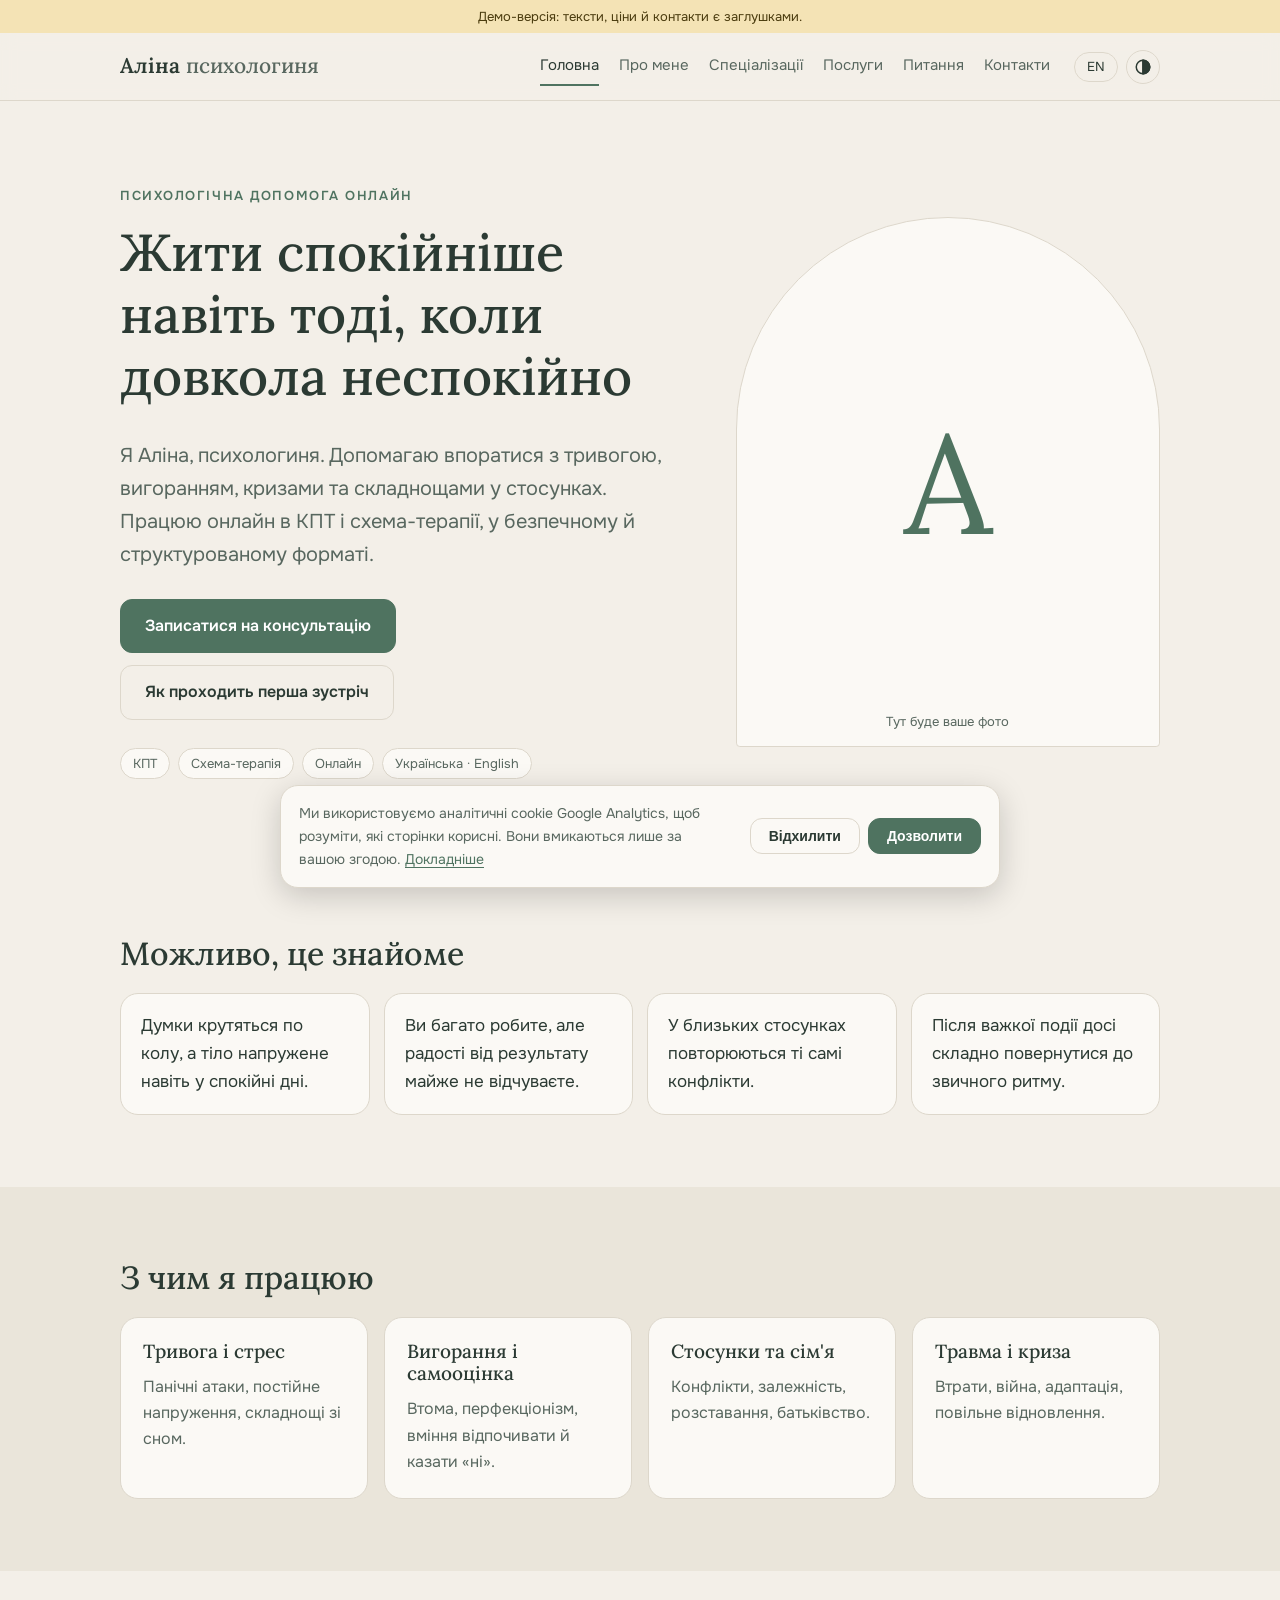
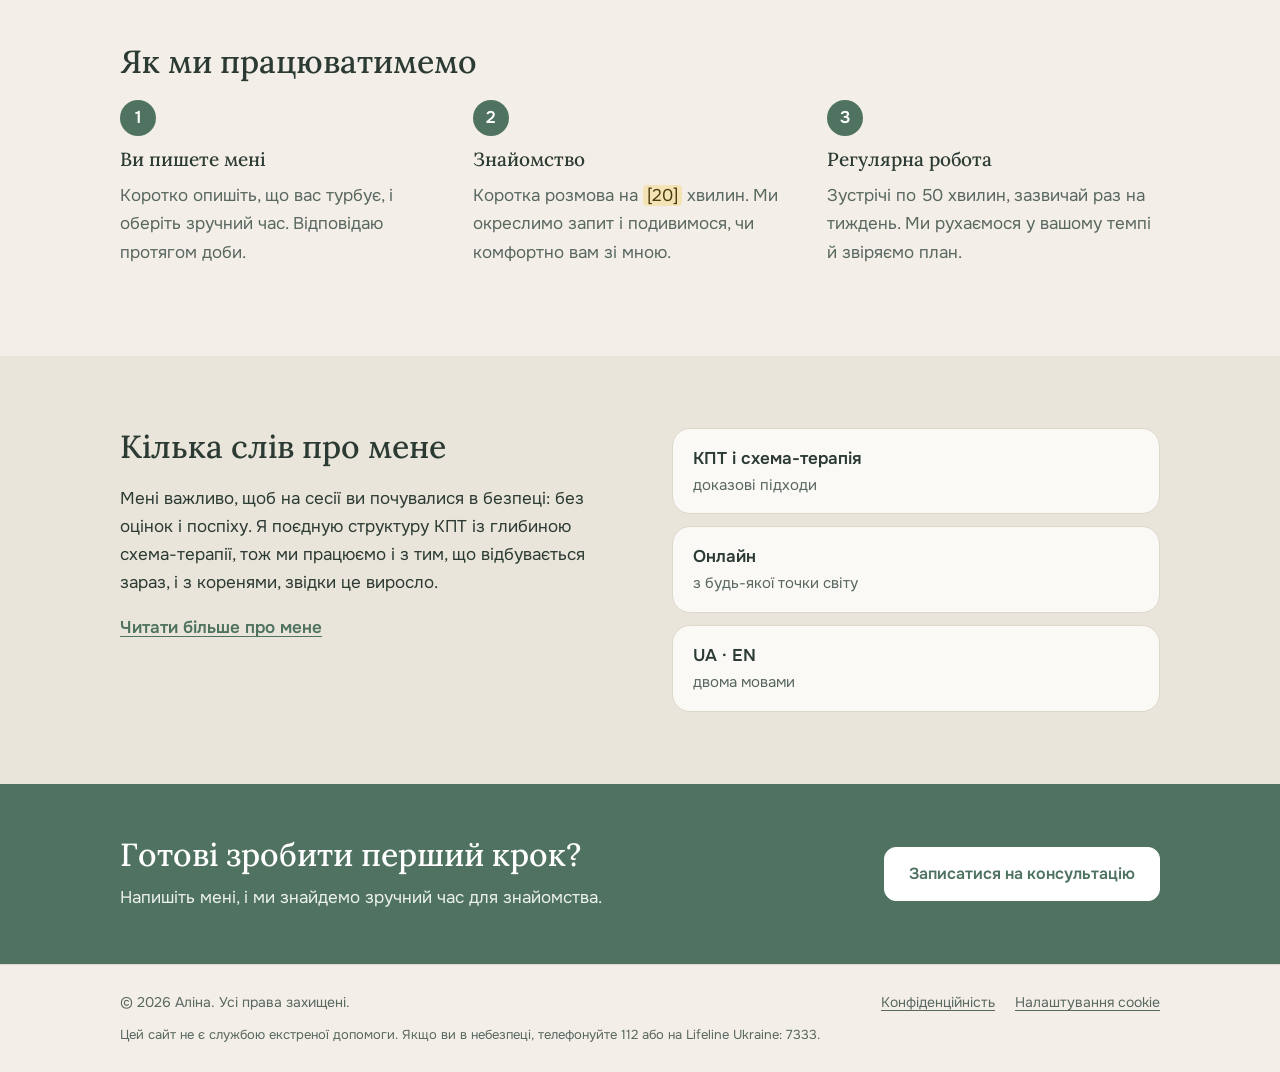
<file: index.html>
<!doctype html>
<html lang="uk">
<head>
<meta charset="utf-8">
<meta name="viewport" content="width=device-width,initial-scale=1,viewport-fit=cover">
<title>Аліна · психологиня онлайн: КПТ і схема-терапія</title>
<meta name="description" content="Психологиня Аліна допомагає з тривогою, вигоранням, кризами та складнощами у стосунках. Онлайн-консультації українською та англійською, КПТ і схема-терапія.">
<meta name="robots" content="noindex,nofollow">
<link rel="canonical" href="https://alina-psychologist.github.io/">
<link rel="alternate" hreflang="uk" href="https://alina-psychologist.github.io/">
<link rel="alternate" hreflang="en" href="https://alina-psychologist.github.io/en/">
<link rel="alternate" hreflang="x-default" href="https://alina-psychologist.github.io/">
<meta name="theme-color" content="#F3EFE8" media="(prefers-color-scheme: light)">
<meta name="theme-color" content="#1B211E" media="(prefers-color-scheme: dark)">
<meta name="color-scheme" content="light dark">
<link rel="icon" href="/favicon.svg" type="image/svg+xml">
<link rel="icon" href="/favicon-32.png" sizes="32x32" type="image/png">
<link rel="apple-touch-icon" href="/apple-touch-icon.png">
<link rel="manifest" href="/site.webmanifest">
<meta property="og:type" content="website">
<meta property="og:site_name" content="Аліна · психологиня">
<meta property="og:title" content="Аліна · психологиня онлайн: КПТ і схема-терапія">
<meta property="og:description" content="Психологиня Аліна допомагає з тривогою, вигоранням, кризами та складнощами у стосунках. Онлайн-консультації українською та англійською, КПТ і схема-терапія.">
<meta property="og:url" content="https://alina-psychologist.github.io/">
<meta property="og:locale" content="uk_UA">
<meta property="og:locale:alternate" content="en_US">
<meta property="og:image" content="https://alina-psychologist.github.io/og-image.png">
<meta property="og:image:width" content="1200">
<meta property="og:image:height" content="630">
<meta property="og:image:alt" content="Аліна, психологиня онлайн">
<meta name="twitter:card" content="summary_large_image">
<meta name="twitter:title" content="Аліна · психологиня онлайн: КПТ і схема-терапія">
<meta name="twitter:description" content="Психологиня Аліна допомагає з тривогою, вигоранням, кризами та складнощами у стосунках. Онлайн-консультації українською та англійською, КПТ і схема-терапія.">
<meta name="twitter:image" content="https://alina-psychologist.github.io/og-image.png">
<link rel="preload" href="/fonts/onest-cyrillic.woff2" as="font" type="font/woff2" crossorigin>
<link rel="preload" href="/fonts/lora-cyrillic.woff2" as="font" type="font/woff2" crossorigin>
<script>(function(){var r=document.documentElement;r.classList.add('js');try{var t=localStorage.getItem('theme');if(t==='dark'||t==='light')r.dataset.theme=t}catch(e){}})()</script>
<style>@font-face{font-family:'Lora';font-style:normal;font-weight:400 700;font-display:swap;src:url(/fonts/lora-cyrillic.woff2) format('woff2');unicode-range:U+0301,U+0400-045F,U+0490-0491,U+04B0-04B1,U+2116}
@font-face{font-family:'Lora';font-style:normal;font-weight:400 700;font-display:swap;src:url(/fonts/lora-latin.woff2) format('woff2');unicode-range:U+0000-00FF,U+0131,U+0152-0153,U+02BB-02BC,U+02C6,U+02DA,U+02DC,U+0304,U+0308,U+0329,U+2000-206F,U+20AC,U+2122,U+2191,U+2193,U+2212,U+2215,U+FEFF,U+FFFD}
@font-face{font-family:'Onest';font-style:normal;font-weight:400 600;font-display:swap;src:url(/fonts/onest-cyrillic.woff2) format('woff2');unicode-range:U+0301,U+0400-045F,U+0490-0491,U+04B0-04B1,U+2116}
@font-face{font-family:'Onest';font-style:normal;font-weight:400 600;font-display:swap;src:url(/fonts/onest-latin.woff2) format('woff2');unicode-range:U+0000-00FF,U+0131,U+0152-0153,U+02BB-02BC,U+02C6,U+02DA,U+02DC,U+0304,U+0308,U+0329,U+2000-206F,U+20AC,U+2122,U+2191,U+2193,U+2212,U+2215,U+FEFF,U+FFFD}

:root{--bg:#F3EFE8;--surface:#FBF9F5;--alt:#EAE5DA;--fg:#2B3A33;--muted:#58675F;--accent:#4F7360;--accent-fg:#FFFFFF;--line:#DDD7CB;--mark:#F4E3B5;--mark-fg:#4A3B0E;--radius:18px;
--display:"Lora",Georgia,"Times New Roman",serif;--body:"Onest",system-ui,-apple-system,"Segoe UI",Roboto,sans-serif}
@media (prefers-color-scheme:dark){:root:not([data-theme="light"]){--bg:#1B211E;--surface:#232B27;--alt:#202824;--fg:#E8EDE7;--muted:#A3B0A8;--accent:#9DBFA9;--accent-fg:#12201A;--line:#33403A;--mark:#4A3F1C;--mark-fg:#F1E2B1;color-scheme:dark}}
:root[data-theme="dark"]{--bg:#1B211E;--surface:#232B27;--alt:#202824;--fg:#E8EDE7;--muted:#A3B0A8;--accent:#9DBFA9;--accent-fg:#12201A;--line:#33403A;--mark:#4A3F1C;--mark-fg:#F1E2B1;color-scheme:dark}
*{box-sizing:border-box}
html{scroll-behavior:smooth;-webkit-text-size-adjust:100%}
@media (prefers-reduced-motion:reduce){html{scroll-behavior:auto}*{transition:none!important;animation:none!important}}
body{margin:0;background:var(--bg);color:var(--fg);font:400 17px/1.65 var(--body);display:flex;flex-direction:column;min-height:100vh}
main{flex:1}
img{max-width:100%;height:auto}
a{color:var(--accent);text-underline-offset:3px}
a:hover{text-decoration-thickness:2px}
:focus-visible{outline:3px solid var(--accent);outline-offset:3px;border-radius:4px}
h1,h2,h3{font-family:var(--display);font-weight:500;line-height:1.2;margin:0 0 .6em;text-wrap:balance}
h1{font-size:clamp(32px,5.2vw,52px)}
h2{font-size:clamp(24px,3.2vw,32px)}
h3{font-size:19px}
p{margin:0 0 1em}
.wrap{max-width:1080px;margin:0 auto;padding-left:max(20px,env(safe-area-inset-left,0px));padding-right:max(20px,env(safe-area-inset-right,0px))}
.skip{position:absolute;left:-999px;top:8px;background:var(--accent);color:var(--accent-fg);padding:8px 14px;border-radius:8px;z-index:100}
.skip:focus{left:12px}
.demo{background:var(--mark);color:var(--mark-fg);text-align:center;font-size:13px;padding:6px 16px}
.ph{background:var(--mark);color:var(--mark-fg);border-radius:4px;padding:0 4px}
/* header */
.site-head{position:sticky;top:0;z-index:20;background:color-mix(in srgb,var(--bg) 92%,transparent);backdrop-filter:blur(8px);border-bottom:1px solid var(--line)}
.head-in{display:flex;align-items:center;gap:12px 24px;padding-block:14px;flex-wrap:wrap}
.logo{font-family:var(--display);font-weight:600;font-size:21px;color:var(--fg);text-decoration:none;margin-right:auto}
.logo span{color:var(--muted);font-weight:500}
.menu{display:flex;gap:4px 20px;flex-wrap:wrap;font-size:15px}
.menu a{color:var(--muted);text-decoration:none;padding:6px 0;border-bottom:2px solid transparent}
.menu a:hover{color:var(--fg)}
.menu a[aria-current="page"]{color:var(--fg);border-bottom-color:var(--accent)}
.tools{display:flex;gap:8px;align-items:center}
.pill,.icon-btn,.burger{font:inherit;font-size:13px;color:var(--fg);background:transparent;border:1px solid var(--line);border-radius:999px;padding:5px 12px;cursor:pointer;text-decoration:none;line-height:1.4}
.pill:hover,.icon-btn:hover,.burger:hover{background:var(--surface)}
.icon-btn{width:34px;height:34px;padding:0;display:grid;place-items:center}
.icon-btn svg{width:18px;height:18px}
.burger{display:none}
@media (max-width:760px){
 .js .burger{display:inline-block}
 .js .menu{display:none;width:100%;order:5;flex-direction:column;gap:0}
 .js .menu.open{display:flex}
 .js .menu a{padding:10px 0;border-bottom:1px solid var(--line)}
}
/* hero */
.hero{padding-block:clamp(36px,7vw,84px)}
.hero-in{display:grid;grid-template-columns:1.3fr 1fr;gap:clamp(24px,5vw,64px);align-items:center}
.hero-in>*,.two>*{min-width:0}
.eyebrow{font-size:13px;letter-spacing:.12em;text-transform:uppercase;color:var(--accent);font-weight:600;margin-bottom:14px}
.lead{font-size:clamp(17px,2vw,20px);color:var(--muted);max-width:56ch}
.actions{display:flex;flex-wrap:wrap;gap:12px;margin-top:28px}
.btn{display:inline-block;background:var(--accent);color:var(--accent-fg);font-weight:600;text-decoration:none;padding:13px 24px;border-radius:12px;font-size:16px;border:1px solid var(--accent)}
.btn:hover{filter:brightness(1.06)}
.btn.ghost{background:transparent;color:var(--fg);border-color:var(--line)}
.btn.ghost:hover{background:var(--surface)}
.chips{list-style:none;display:flex;flex-wrap:wrap;gap:8px;padding:0;margin:28px 0 0}
.chips li{font-size:13px;padding:4px 12px;border-radius:999px;background:var(--surface);border:1px solid var(--line);color:var(--muted)}
.photo{margin:0;aspect-ratio:4/5;max-width:100%;width:100%;background:var(--surface);border:1px solid var(--line);border-radius:999px 999px var(--radius) var(--radius);display:grid;place-items:center;position:relative;overflow:hidden}
.photo-letter{font-family:var(--display);font-size:clamp(80px,12vw,140px);color:var(--accent)}
.photo figcaption{position:absolute;bottom:14px;left:0;right:0;text-align:center;font-size:13px;color:var(--muted)}
.photo img{width:100%;height:100%;object-fit:cover}
@media (max-width:760px){.hero-in{grid-template-columns:1fr}.photo{max-width:300px}}
/* sections */
.page-head{padding-block:clamp(32px,6vw,64px) clamp(8px,2vw,16px)}
.page-head h1{margin-bottom:.4em}
.sec{padding-block:clamp(36px,6vw,72px)}
.sec.alt{background:var(--alt)}
.recognize{list-style:none;padding:0;margin:0;display:grid;grid-template-columns:repeat(auto-fit,minmax(240px,1fr));gap:14px}
.recognize li{padding:18px 20px;background:var(--surface);border:1px solid var(--line);border-radius:var(--radius)}
.cards{display:grid;grid-template-columns:repeat(auto-fit,minmax(220px,1fr));gap:16px}
.cards.three{grid-template-columns:repeat(auto-fit,minmax(250px,1fr))}
.card{display:block;background:var(--surface);border:1px solid var(--line);border-radius:var(--radius);padding:22px;color:var(--fg);text-decoration:none;min-width:0}
a.card:hover{border-color:var(--accent)}
.card p{color:var(--muted);margin:0;font-size:16px}
.price{font-family:var(--display);font-size:24px;color:var(--fg)!important;margin-bottom:.4em!important}
.steps{list-style:none;counter-reset:s;display:grid;grid-template-columns:repeat(auto-fit,minmax(240px,1fr));gap:20px;padding:0;margin:0}
.steps li{counter-increment:s;position:relative;padding-top:48px}
.steps li::before{content:counter(s);position:absolute;top:0;left:0;width:36px;height:36px;border-radius:50%;background:var(--accent);color:var(--accent-fg);display:grid;place-items:center;font-weight:600}
.steps p{color:var(--muted)}
.two{display:grid;grid-template-columns:1fr 1fr;gap:clamp(24px,5vw,64px);align-items:start}
.two.wide-left{grid-template-columns:1.4fr 1fr}
@media (max-width:760px){.two,.two.wide-left{grid-template-columns:1fr}}
.facts{list-style:none;padding:0;margin:0;display:grid;gap:12px}
.facts li{display:flex;flex-direction:column;padding:16px 20px;background:var(--surface);border:1px solid var(--line);border-radius:var(--radius)}
.facts span{color:var(--muted);font-size:15px}
.more{font-weight:600}
.plain{padding-left:1.1em;margin:0 0 1em}
.plain li{margin-bottom:.4em}
.timeline{list-style:none;padding:0;margin:0 0 1em;display:grid;gap:12px}
.timeline li{display:grid;grid-template-columns:90px 1fr;gap:12px;padding-bottom:12px;border-bottom:1px solid var(--line)}
.timeline b{font-weight:600;color:var(--accent)}
.note{font-size:14px;color:var(--muted)}
.stack{display:grid;gap:20px;max-width:820px}
.topic{padding:26px;background:var(--surface);border:1px solid var(--line);border-radius:var(--radius);scroll-margin-top:90px}
.topic p:last-child{margin-bottom:0}
.prose h2{margin-top:1.4em}
.prose h2:first-child{margin-top:0}
.narrow{max-width:760px}
.contact-list{list-style:none;padding:0;margin:0 0 1em;display:grid;gap:10px}
.contact-list li{display:flex;flex-direction:column;padding:14px 18px;background:var(--surface);border:1px solid var(--line);border-radius:14px}
.contact-list span{font-size:13px;color:var(--muted);letter-spacing:.06em;text-transform:uppercase}
.alert{max-width:760px;padding:24px 26px;border:1px solid var(--accent);border-radius:var(--radius);background:var(--surface)}
.alert p{margin:0}
code{font-size:.9em;background:var(--alt);padding:1px 6px;border-radius:5px}
.linklike{font:inherit;color:var(--accent);background:none;border:0;padding:0;cursor:pointer;text-decoration:underline;text-underline-offset:3px}
/* faq */
.faq{display:grid;gap:10px;max-width:820px}
.faq details{background:var(--surface);border:1px solid var(--line);border-radius:14px;scroll-margin-top:90px}
.faq summary{cursor:pointer;list-style:none;padding:16px 20px;font-weight:500;display:flex;justify-content:space-between;gap:16px;align-items:center}
.faq summary::-webkit-details-marker{display:none}
.faq summary::after{content:"+";color:var(--accent);font-size:24px;line-height:1}
.faq details[open] summary::after{content:"\2212"}
.faq details p{padding:0 20px 18px;margin:0;color:var(--muted)}
/* band + footer */
.band{background:var(--accent);color:var(--accent-fg)}
.band-in{display:flex;flex-wrap:wrap;gap:20px 32px;align-items:center;justify-content:space-between;padding-block:clamp(32px,5vw,52px)}
.band h2{margin-bottom:.3em}
.band p{margin:0;opacity:.9}
.band .btn{background:var(--accent-fg);color:var(--accent);border-color:var(--accent-fg)}
.site-foot{border-top:1px solid var(--line);font-size:14px;color:var(--muted)}
.foot-in{display:flex;flex-wrap:wrap;gap:10px 28px;justify-content:space-between;padding-block:26px}
.foot-in p{margin:0}
.foot-links{display:flex;flex-wrap:wrap;gap:6px 20px}
.foot-links a,.foot-links button{color:var(--muted)}
.emerg{flex-basis:100%;font-size:13px}
/* cookie */
.cookie{position:fixed;left:max(12px,env(safe-area-inset-left,0px));right:max(12px,env(safe-area-inset-right,0px));bottom:max(12px,env(safe-area-inset-bottom,0px));z-index:50;max-width:720px;margin:0 auto;background:var(--surface);border:1px solid var(--line);border-radius:var(--radius);padding:16px 18px;box-shadow:0 8px 30px rgba(0,0,0,.18);display:flex;flex-wrap:wrap;gap:12px 18px;align-items:center;font-size:14px}
.cookie[hidden]{display:none}
.cookie p{margin:0;flex:1 1 300px;color:var(--muted)}
.cookie .acts{display:flex;gap:8px}
.cookie .btn{padding:9px 18px;font-size:14px}
</style>
<script type="application/ld+json">{"@context":"https://schema.org","@graph":[{"@type":"WebSite","@id":"https://alina-psychologist.github.io/#website","url":"https://alina-psychologist.github.io/","name":"Аліна · психологиня","inLanguage":["uk","en"]},{"@type":"Person","@id":"https://alina-psychologist.github.io/#alina","name":"Аліна","jobTitle":"Психологиня","knowsAbout":["Cognitive behavioural therapy","Schema therapy","Anxiety","Burnout","Trauma"],"knowsLanguage":["uk","en"]},{"@type":"ProfessionalService","@id":"https://alina-psychologist.github.io/#service","name":"Аліна · психологиня","url":"https://alina-psychologist.github.io/","image":"https://alina-psychologist.github.io/og-image.png","description":"Психологиня Аліна допомагає з тривогою, вигоранням, кризами та складнощами у стосунках. Онлайн-консультації українською та англійською, КПТ і схема-терапія.","provider":{"@id":"https://alina-psychologist.github.io/#alina"},"areaServed":"Worldwide","availableLanguage":["Ukrainian","English"],"serviceType":"Psychological counselling"}]}</script>
</head>
<body>
<a class="skip" href="#main">До змісту</a>
<div class="demo">Демо-версія: тексти, ціни й контакти є заглушками.</div>
<header class="site-head"><div class="wrap head-in">
  <a class="logo" href="/">Аліна <span>психологиня</span></a>
  <nav class="menu" id="menu" aria-label="Меню"><a href="/" aria-current="page">Головна</a><a href="/about/">Про мене</a><a href="/specializations/">Спеціалізації</a><a href="/services/">Послуги</a><a href="/faq/">Питання</a><a href="/contacts/">Контакти</a></nav>
  <div class="tools">
    <a class="pill" href="/en/" hreflang="en" lang="en" title="English" data-track="lang_switch" data-label="EN">EN</a>
    <button class="icon-btn" id="theme" type="button" aria-label="Змінити тему" title="Змінити тему"><svg viewBox="0 0 24 24" fill="none" stroke="currentColor" stroke-width="2" stroke-linecap="round" stroke-linejoin="round" aria-hidden="true"><circle cx="12" cy="12" r="9"/><path d="M12 3v18" /><path d="M12 3a9 9 0 0 1 0 18z" fill="currentColor"/></svg></button>
    <button class="burger" id="burger" type="button" aria-controls="menu" aria-expanded="false">Меню</button>
  </div>
</div></header>
<main id="main">

<section class="hero"><div class="wrap hero-in">
  <div>
    <p class="eyebrow">Психологічна допомога онлайн</p>
    <h1>Жити спокійніше навіть тоді, коли довкола неспокійно</h1>
    <p class="lead">Я Аліна, психологиня. Допомагаю впоратися з тривогою, вигоранням, кризами та складнощами у стосунках. Працюю онлайн в КПТ і схема-терапії, у безпечному й структурованому форматі.</p>
    <div class="actions"><a class="btn" href="/contacts/" data-track="cta_click" data-label="hero">Записатися на консультацію</a>
    <a class="btn ghost" href="/faq/#first-session" data-track="cta_click" data-label="hero_first_session">Як проходить перша зустріч</a></div>
    <ul class="chips"><li>КПТ</li><li>Схема-терапія</li><li>Онлайн</li><li>Українська · English</li></ul>
  </div>
  <!-- PHOTO: replace this figure with <img> (see PHOTOS.md) -->
<figure class="photo" role="img" aria-label="Портрет психологині Аліни"><span class="photo-letter">А</span><figcaption>Тут буде ваше фото</figcaption></figure>
</div></section>

<section class="sec"><div class="wrap">
  <h2>Можливо, це знайоме</h2>
  <ul class="recognize">
    <li>Думки крутяться по колу, а тіло напружене навіть у спокійні дні.</li>
    <li>Ви багато робите, але радості від результату майже не відчуваєте.</li>
    <li>У близьких стосунках повторюються ті самі конфлікти.</li>
    <li>Після важкої події досі складно повернутися до звичного ритму.</li>
  </ul>
</div></section>

<section class="sec alt"><div class="wrap">
  <h2>З чим я працюю</h2>
  <div class="cards">
    <a class="card" href="/specializations/#anxiety"><h3>Тривога і стрес</h3><p>Панічні атаки, постійне напруження, складнощі зі сном.</p></a>
    <a class="card" href="/specializations/#burnout"><h3>Вигорання і самооцінка</h3><p>Втома, перфекціонізм, вміння відпочивати й казати «ні».</p></a>
    <a class="card" href="/specializations/#relationships"><h3>Стосунки та сім'я</h3><p>Конфлікти, залежність, розставання, батьківство.</p></a>
    <a class="card" href="/specializations/#trauma"><h3>Травма і криза</h3><p>Втрати, війна, адаптація, повільне відновлення.</p></a>
  </div>
</div></section>

<section class="sec"><div class="wrap">
  <h2>Як ми працюватимемо</h2>
  <ol class="steps">
    <li><h3>Ви пишете мені</h3><p>Коротко опишіть, що вас турбує, і оберіть зручний час. Відповідаю протягом доби.</p></li>
    <li><h3>Знайомство</h3><p>Коротка розмова на <mark class="ph">[20]</mark> хвилин. Ми окреслимо запит і подивимося, чи комфортно вам зі мною.</p></li>
    <li><h3>Регулярна робота</h3><p>Зустрічі по 50 хвилин, зазвичай раз на тиждень. Ми рухаємося у вашому темпі й звіряємо план.</p></li>
  </ol>
</div></section>

<section class="sec alt"><div class="wrap two">
  <div><h2>Кілька слів про мене</h2>
  <p>Мені важливо, щоб на сесії ви почувалися в безпеці: без оцінок і поспіху. Я поєдную структуру КПТ із глибиною схема-терапії, тож ми працюємо і з тим, що відбувається зараз, і з коренями, звідки це виросло.</p>
  <p><a class="more" href="/about/">Читати більше про мене</a></p></div>
  <ul class="facts">
    <li><b>КПТ і схема-терапія</b><span>доказові підходи</span></li>
    <li><b>Онлайн</b><span>з будь-якої точки світу</span></li>
    <li><b>UA · EN</b><span>двома мовами</span></li>
  </ul>
</div></section>
<section class="band"><div class="wrap band-in"><div><h2>Готові зробити перший крок?</h2><p>Напишіть мені, і ми знайдемо зручний час для знайомства.</p></div><a class="btn" href="/contacts/" data-track="cta_click" data-label="band">Записатися на консультацію</a></div></section>
</main>
<footer class="site-foot"><div class="wrap foot-in">
  <p>&copy; 2026 Аліна. Усі права захищені.</p>
  <div class="foot-links"><a href="/privacy/">Конфіденційність</a><button type="button" class="linklike" data-cookie-settings>Налаштування cookie</button></div>
  <p class="emerg">Цей сайт не є службою екстреної допомоги. Якщо ви в небезпеці, телефонуйте 112 або на Lifeline Ukraine: 7333.</p>
</div></footer>
<div class="cookie" id="cookie" role="dialog" aria-live="polite" aria-label="Cookie" hidden>
  <p>Ми використовуємо аналітичні cookie Google Analytics, щоб розуміти, які сторінки корисні. Вони вмикаються лише за вашою згодою. <a href="/privacy/">Докладніше</a></p>
  <div class="acts"><button type="button" class="btn ghost" data-consent="denied">Відхилити</button><button type="button" class="btn" data-consent="granted">Дозволити</button></div>
</div>
<script>
(function(){
var d=document,GA='G-NKZ09KV0WY',KEY='cookie-consent';
window.dataLayer=window.dataLayer||[];
function gtag(){dataLayer.push(arguments)}
gtag('consent','default',{analytics_storage:'denied',ad_storage:'denied',ad_user_data:'denied',ad_personalization:'denied',wait_for_update:500});
function get(k){try{return localStorage.getItem(k)}catch(e){return null}}
function set(k,v){try{localStorage.setItem(k,v)}catch(e){}}
var loaded=false,granted=false;
function track(name,p){if(granted&&loaded)gtag('event',name,p||{})}
function loadGA(){
  if(loaded||!/^G-[A-Z0-9]+$/.test(GA)||false)return;
  loaded=true;
  var s=d.createElement('script');s.async=true;s.src='https://www.googletagmanager.com/gtag/js?id='+GA;d.head.appendChild(s);
  gtag('js',new Date());gtag('config',GA);
}
function dropCookies(){
  var h=location.hostname.split('.');
  d.cookie.split(';').forEach(function(c){
    var n=c.split('=')[0].trim();
    if(n==='_ga'||n.indexOf('_ga_')===0){
      for(var i=0;i<h.length;i++){var dom=h.slice(i).join('.');
        d.cookie=n+'=;expires=Thu, 01 Jan 1970 00:00:00 GMT;path=/;domain='+dom;
        d.cookie=n+'=;expires=Thu, 01 Jan 1970 00:00:00 GMT;path=/;domain=.'+dom}
      d.cookie=n+'=;expires=Thu, 01 Jan 1970 00:00:00 GMT;path=/'}});
}
function apply(v){
  granted=v==='granted';
  gtag('consent','update',{analytics_storage:granted?'granted':'denied'});
  if(granted)loadGA();else dropCookies();
}
var bar=d.getElementById('cookie');
function show(){if(bar)bar.hidden=false}
function choose(v){set(KEY,v);if(bar)bar.hidden=true;apply(v)}
var saved=get(KEY);
if(saved==='granted'||saved==='denied')apply(saved);else show();
d.querySelectorAll('[data-consent]').forEach(function(b){b.addEventListener('click',function(){choose(b.dataset.consent)})});
d.querySelectorAll('[data-cookie-settings]').forEach(function(b){b.addEventListener('click',show)});

/* theme */
var root=d.documentElement;
var tb=d.getElementById('theme');
if(tb)tb.addEventListener('click',function(){
  var cur=root.dataset.theme||(matchMedia('(prefers-color-scheme: dark)').matches?'dark':'light');
  var next=cur==='dark'?'light':'dark';
  root.dataset.theme=next;set('theme',next);track('theme_change',{theme:next});
});

/* mobile menu */
var bg=d.getElementById('burger'),menu=d.getElementById('menu');
if(bg&&menu)bg.addEventListener('click',function(){
  var o=menu.classList.toggle('open');bg.setAttribute('aria-expanded',String(o));
});

/* events */
d.addEventListener('click',function(e){
  var el=e.target.closest('[data-track]');if(!el)return;
  track(el.dataset.track,{label:el.dataset.label||'',link_url:el.getAttribute('href')||'',page_path:location.pathname});
});
d.querySelectorAll('.faq details').forEach(function(x){
  x.addEventListener('toggle',function(){if(x.open)track('faq_open',{question:x.querySelector('summary').textContent.trim(),id:x.id})});
});
if(location.hash){var t=d.querySelector(location.hash.replace(/[^#\w-]/g,''));if(t&&t.tagName==='DETAILS')t.open=true}
var sent={};
function onScroll(){
  var h=d.documentElement.scrollHeight-innerHeight;if(h<=0)return;
  var p=scrollY/h*100;
  [50,90].forEach(function(m){if(p>=m&&!sent[m]){sent[m]=1;track('scroll_depth',{percent:m,page_path:location.pathname})}});
}
addEventListener('scroll',onScroll,{passive:true});
})();
</script>
</body>
</html>
</file>
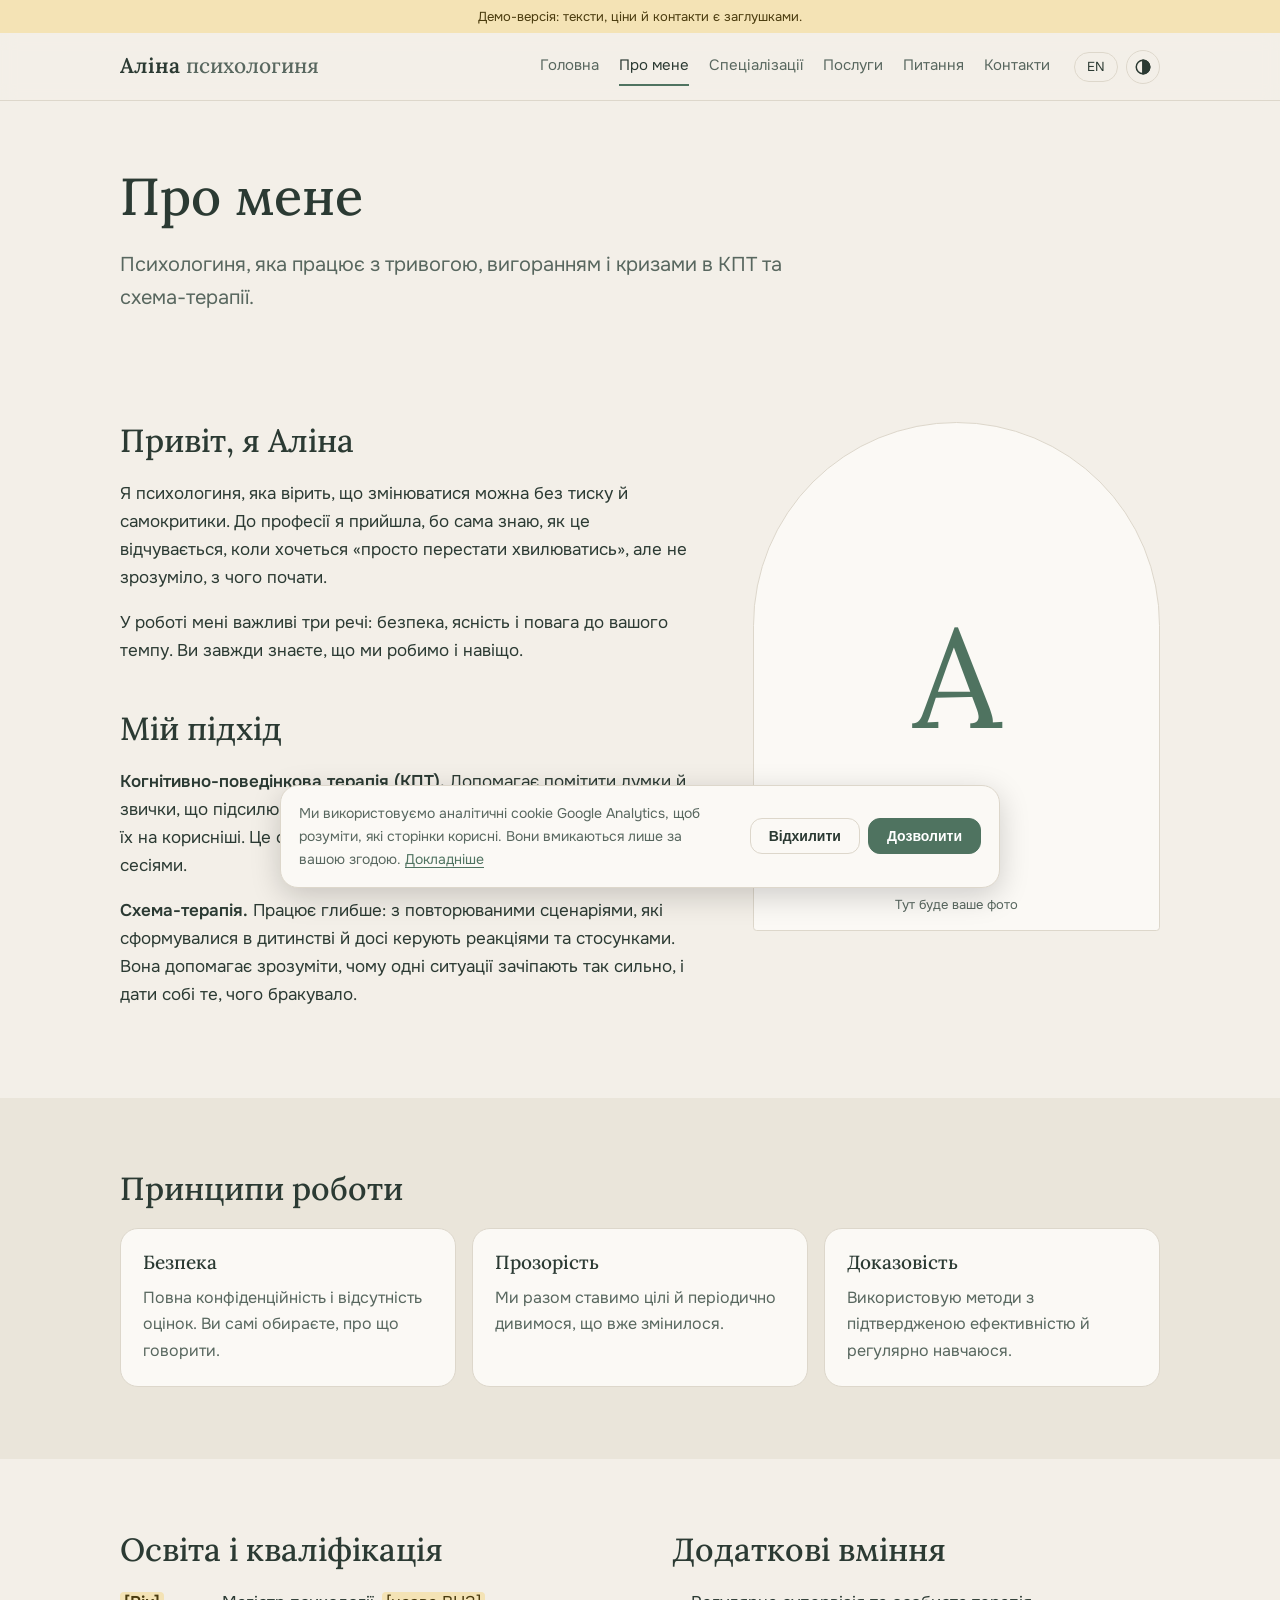
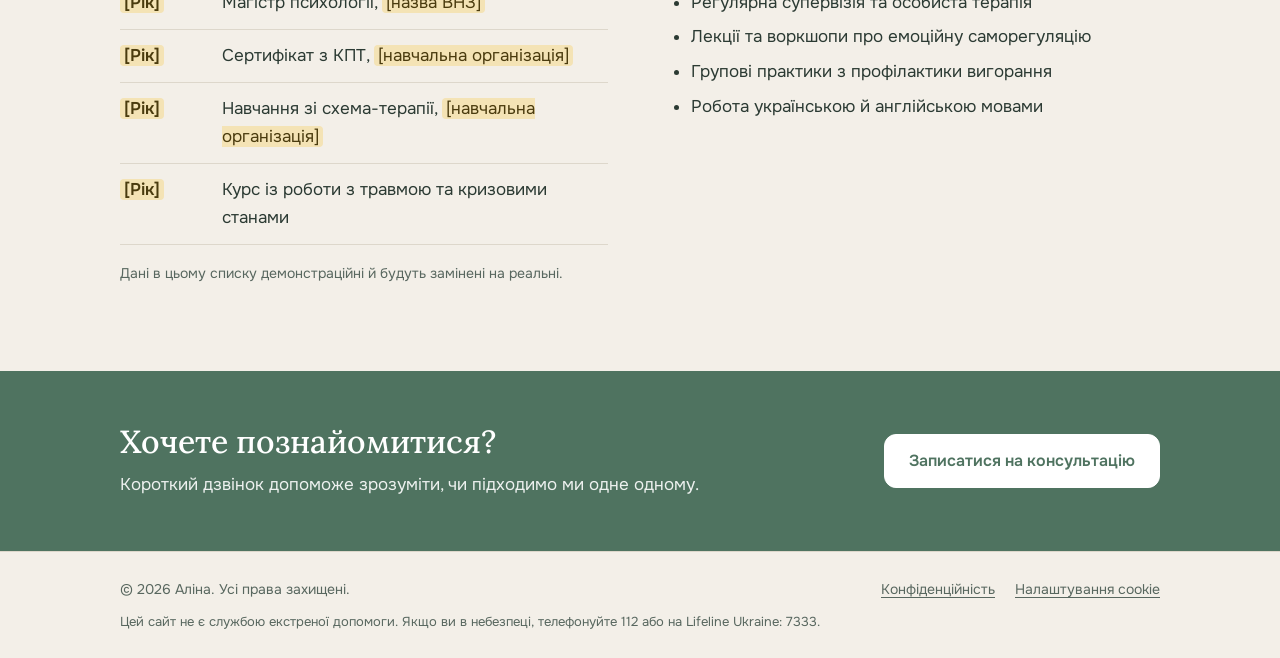
<file: about/index.html>
<!doctype html>
<html lang="uk">
<head>
<meta charset="utf-8">
<meta name="viewport" content="width=device-width,initial-scale=1,viewport-fit=cover">
<title>Про мене: Аліна, психологиня (КПТ і схема-терапія)</title>
<meta name="description" content="Освіта, підхід і цінності психологині Аліни. КПТ та схема-терапія, онлайн-практика, додаткові навички й принципи роботи.">
<meta name="robots" content="noindex,nofollow">
<link rel="canonical" href="https://alina-psychologist.github.io/about/">
<link rel="alternate" hreflang="uk" href="https://alina-psychologist.github.io/about/">
<link rel="alternate" hreflang="en" href="https://alina-psychologist.github.io/en/about/">
<link rel="alternate" hreflang="x-default" href="https://alina-psychologist.github.io/about/">
<meta name="theme-color" content="#F3EFE8" media="(prefers-color-scheme: light)">
<meta name="theme-color" content="#1B211E" media="(prefers-color-scheme: dark)">
<meta name="color-scheme" content="light dark">
<link rel="icon" href="/favicon.svg" type="image/svg+xml">
<link rel="icon" href="/favicon-32.png" sizes="32x32" type="image/png">
<link rel="apple-touch-icon" href="/apple-touch-icon.png">
<link rel="manifest" href="/site.webmanifest">
<meta property="og:type" content="website">
<meta property="og:site_name" content="Аліна · психологиня">
<meta property="og:title" content="Про мене: Аліна, психологиня (КПТ і схема-терапія)">
<meta property="og:description" content="Освіта, підхід і цінності психологині Аліни. КПТ та схема-терапія, онлайн-практика, додаткові навички й принципи роботи.">
<meta property="og:url" content="https://alina-psychologist.github.io/about/">
<meta property="og:locale" content="uk_UA">
<meta property="og:locale:alternate" content="en_US">
<meta property="og:image" content="https://alina-psychologist.github.io/og-image.png">
<meta property="og:image:width" content="1200">
<meta property="og:image:height" content="630">
<meta property="og:image:alt" content="Аліна, психологиня онлайн">
<meta name="twitter:card" content="summary_large_image">
<meta name="twitter:title" content="Про мене: Аліна, психологиня (КПТ і схема-терапія)">
<meta name="twitter:description" content="Освіта, підхід і цінності психологині Аліни. КПТ та схема-терапія, онлайн-практика, додаткові навички й принципи роботи.">
<meta name="twitter:image" content="https://alina-psychologist.github.io/og-image.png">
<link rel="preload" href="/fonts/onest-cyrillic.woff2" as="font" type="font/woff2" crossorigin>
<link rel="preload" href="/fonts/lora-cyrillic.woff2" as="font" type="font/woff2" crossorigin>
<script>(function(){var r=document.documentElement;r.classList.add('js');try{var t=localStorage.getItem('theme');if(t==='dark'||t==='light')r.dataset.theme=t}catch(e){}})()</script>
<style>@font-face{font-family:'Lora';font-style:normal;font-weight:400 700;font-display:swap;src:url(/fonts/lora-cyrillic.woff2) format('woff2');unicode-range:U+0301,U+0400-045F,U+0490-0491,U+04B0-04B1,U+2116}
@font-face{font-family:'Lora';font-style:normal;font-weight:400 700;font-display:swap;src:url(/fonts/lora-latin.woff2) format('woff2');unicode-range:U+0000-00FF,U+0131,U+0152-0153,U+02BB-02BC,U+02C6,U+02DA,U+02DC,U+0304,U+0308,U+0329,U+2000-206F,U+20AC,U+2122,U+2191,U+2193,U+2212,U+2215,U+FEFF,U+FFFD}
@font-face{font-family:'Onest';font-style:normal;font-weight:400 600;font-display:swap;src:url(/fonts/onest-cyrillic.woff2) format('woff2');unicode-range:U+0301,U+0400-045F,U+0490-0491,U+04B0-04B1,U+2116}
@font-face{font-family:'Onest';font-style:normal;font-weight:400 600;font-display:swap;src:url(/fonts/onest-latin.woff2) format('woff2');unicode-range:U+0000-00FF,U+0131,U+0152-0153,U+02BB-02BC,U+02C6,U+02DA,U+02DC,U+0304,U+0308,U+0329,U+2000-206F,U+20AC,U+2122,U+2191,U+2193,U+2212,U+2215,U+FEFF,U+FFFD}

:root{--bg:#F3EFE8;--surface:#FBF9F5;--alt:#EAE5DA;--fg:#2B3A33;--muted:#58675F;--accent:#4F7360;--accent-fg:#FFFFFF;--line:#DDD7CB;--mark:#F4E3B5;--mark-fg:#4A3B0E;--radius:18px;
--display:"Lora",Georgia,"Times New Roman",serif;--body:"Onest",system-ui,-apple-system,"Segoe UI",Roboto,sans-serif}
@media (prefers-color-scheme:dark){:root:not([data-theme="light"]){--bg:#1B211E;--surface:#232B27;--alt:#202824;--fg:#E8EDE7;--muted:#A3B0A8;--accent:#9DBFA9;--accent-fg:#12201A;--line:#33403A;--mark:#4A3F1C;--mark-fg:#F1E2B1;color-scheme:dark}}
:root[data-theme="dark"]{--bg:#1B211E;--surface:#232B27;--alt:#202824;--fg:#E8EDE7;--muted:#A3B0A8;--accent:#9DBFA9;--accent-fg:#12201A;--line:#33403A;--mark:#4A3F1C;--mark-fg:#F1E2B1;color-scheme:dark}
*{box-sizing:border-box}
html{scroll-behavior:smooth;-webkit-text-size-adjust:100%}
@media (prefers-reduced-motion:reduce){html{scroll-behavior:auto}*{transition:none!important;animation:none!important}}
body{margin:0;background:var(--bg);color:var(--fg);font:400 17px/1.65 var(--body);display:flex;flex-direction:column;min-height:100vh}
main{flex:1}
img{max-width:100%;height:auto}
a{color:var(--accent);text-underline-offset:3px}
a:hover{text-decoration-thickness:2px}
:focus-visible{outline:3px solid var(--accent);outline-offset:3px;border-radius:4px}
h1,h2,h3{font-family:var(--display);font-weight:500;line-height:1.2;margin:0 0 .6em;text-wrap:balance}
h1{font-size:clamp(32px,5.2vw,52px)}
h2{font-size:clamp(24px,3.2vw,32px)}
h3{font-size:19px}
p{margin:0 0 1em}
.wrap{max-width:1080px;margin:0 auto;padding-left:max(20px,env(safe-area-inset-left,0px));padding-right:max(20px,env(safe-area-inset-right,0px))}
.skip{position:absolute;left:-999px;top:8px;background:var(--accent);color:var(--accent-fg);padding:8px 14px;border-radius:8px;z-index:100}
.skip:focus{left:12px}
.demo{background:var(--mark);color:var(--mark-fg);text-align:center;font-size:13px;padding:6px 16px}
.ph{background:var(--mark);color:var(--mark-fg);border-radius:4px;padding:0 4px}
/* header */
.site-head{position:sticky;top:0;z-index:20;background:color-mix(in srgb,var(--bg) 92%,transparent);backdrop-filter:blur(8px);border-bottom:1px solid var(--line)}
.head-in{display:flex;align-items:center;gap:12px 24px;padding-block:14px;flex-wrap:wrap}
.logo{font-family:var(--display);font-weight:600;font-size:21px;color:var(--fg);text-decoration:none;margin-right:auto}
.logo span{color:var(--muted);font-weight:500}
.menu{display:flex;gap:4px 20px;flex-wrap:wrap;font-size:15px}
.menu a{color:var(--muted);text-decoration:none;padding:6px 0;border-bottom:2px solid transparent}
.menu a:hover{color:var(--fg)}
.menu a[aria-current="page"]{color:var(--fg);border-bottom-color:var(--accent)}
.tools{display:flex;gap:8px;align-items:center}
.pill,.icon-btn,.burger{font:inherit;font-size:13px;color:var(--fg);background:transparent;border:1px solid var(--line);border-radius:999px;padding:5px 12px;cursor:pointer;text-decoration:none;line-height:1.4}
.pill:hover,.icon-btn:hover,.burger:hover{background:var(--surface)}
.icon-btn{width:34px;height:34px;padding:0;display:grid;place-items:center}
.icon-btn svg{width:18px;height:18px}
.burger{display:none}
@media (max-width:760px){
 .js .burger{display:inline-block}
 .js .menu{display:none;width:100%;order:5;flex-direction:column;gap:0}
 .js .menu.open{display:flex}
 .js .menu a{padding:10px 0;border-bottom:1px solid var(--line)}
}
/* hero */
.hero{padding-block:clamp(36px,7vw,84px)}
.hero-in{display:grid;grid-template-columns:1.3fr 1fr;gap:clamp(24px,5vw,64px);align-items:center}
.hero-in>*,.two>*{min-width:0}
.eyebrow{font-size:13px;letter-spacing:.12em;text-transform:uppercase;color:var(--accent);font-weight:600;margin-bottom:14px}
.lead{font-size:clamp(17px,2vw,20px);color:var(--muted);max-width:56ch}
.actions{display:flex;flex-wrap:wrap;gap:12px;margin-top:28px}
.btn{display:inline-block;background:var(--accent);color:var(--accent-fg);font-weight:600;text-decoration:none;padding:13px 24px;border-radius:12px;font-size:16px;border:1px solid var(--accent)}
.btn:hover{filter:brightness(1.06)}
.btn.ghost{background:transparent;color:var(--fg);border-color:var(--line)}
.btn.ghost:hover{background:var(--surface)}
.chips{list-style:none;display:flex;flex-wrap:wrap;gap:8px;padding:0;margin:28px 0 0}
.chips li{font-size:13px;padding:4px 12px;border-radius:999px;background:var(--surface);border:1px solid var(--line);color:var(--muted)}
.photo{margin:0;aspect-ratio:4/5;max-width:100%;width:100%;background:var(--surface);border:1px solid var(--line);border-radius:999px 999px var(--radius) var(--radius);display:grid;place-items:center;position:relative;overflow:hidden}
.photo-letter{font-family:var(--display);font-size:clamp(80px,12vw,140px);color:var(--accent)}
.photo figcaption{position:absolute;bottom:14px;left:0;right:0;text-align:center;font-size:13px;color:var(--muted)}
.photo img{width:100%;height:100%;object-fit:cover}
@media (max-width:760px){.hero-in{grid-template-columns:1fr}.photo{max-width:300px}}
/* sections */
.page-head{padding-block:clamp(32px,6vw,64px) clamp(8px,2vw,16px)}
.page-head h1{margin-bottom:.4em}
.sec{padding-block:clamp(36px,6vw,72px)}
.sec.alt{background:var(--alt)}
.recognize{list-style:none;padding:0;margin:0;display:grid;grid-template-columns:repeat(auto-fit,minmax(240px,1fr));gap:14px}
.recognize li{padding:18px 20px;background:var(--surface);border:1px solid var(--line);border-radius:var(--radius)}
.cards{display:grid;grid-template-columns:repeat(auto-fit,minmax(220px,1fr));gap:16px}
.cards.three{grid-template-columns:repeat(auto-fit,minmax(250px,1fr))}
.card{display:block;background:var(--surface);border:1px solid var(--line);border-radius:var(--radius);padding:22px;color:var(--fg);text-decoration:none;min-width:0}
a.card:hover{border-color:var(--accent)}
.card p{color:var(--muted);margin:0;font-size:16px}
.price{font-family:var(--display);font-size:24px;color:var(--fg)!important;margin-bottom:.4em!important}
.steps{list-style:none;counter-reset:s;display:grid;grid-template-columns:repeat(auto-fit,minmax(240px,1fr));gap:20px;padding:0;margin:0}
.steps li{counter-increment:s;position:relative;padding-top:48px}
.steps li::before{content:counter(s);position:absolute;top:0;left:0;width:36px;height:36px;border-radius:50%;background:var(--accent);color:var(--accent-fg);display:grid;place-items:center;font-weight:600}
.steps p{color:var(--muted)}
.two{display:grid;grid-template-columns:1fr 1fr;gap:clamp(24px,5vw,64px);align-items:start}
.two.wide-left{grid-template-columns:1.4fr 1fr}
@media (max-width:760px){.two,.two.wide-left{grid-template-columns:1fr}}
.facts{list-style:none;padding:0;margin:0;display:grid;gap:12px}
.facts li{display:flex;flex-direction:column;padding:16px 20px;background:var(--surface);border:1px solid var(--line);border-radius:var(--radius)}
.facts span{color:var(--muted);font-size:15px}
.more{font-weight:600}
.plain{padding-left:1.1em;margin:0 0 1em}
.plain li{margin-bottom:.4em}
.timeline{list-style:none;padding:0;margin:0 0 1em;display:grid;gap:12px}
.timeline li{display:grid;grid-template-columns:90px 1fr;gap:12px;padding-bottom:12px;border-bottom:1px solid var(--line)}
.timeline b{font-weight:600;color:var(--accent)}
.note{font-size:14px;color:var(--muted)}
.stack{display:grid;gap:20px;max-width:820px}
.topic{padding:26px;background:var(--surface);border:1px solid var(--line);border-radius:var(--radius);scroll-margin-top:90px}
.topic p:last-child{margin-bottom:0}
.prose h2{margin-top:1.4em}
.prose h2:first-child{margin-top:0}
.narrow{max-width:760px}
.contact-list{list-style:none;padding:0;margin:0 0 1em;display:grid;gap:10px}
.contact-list li{display:flex;flex-direction:column;padding:14px 18px;background:var(--surface);border:1px solid var(--line);border-radius:14px}
.contact-list span{font-size:13px;color:var(--muted);letter-spacing:.06em;text-transform:uppercase}
.alert{max-width:760px;padding:24px 26px;border:1px solid var(--accent);border-radius:var(--radius);background:var(--surface)}
.alert p{margin:0}
code{font-size:.9em;background:var(--alt);padding:1px 6px;border-radius:5px}
.linklike{font:inherit;color:var(--accent);background:none;border:0;padding:0;cursor:pointer;text-decoration:underline;text-underline-offset:3px}
/* faq */
.faq{display:grid;gap:10px;max-width:820px}
.faq details{background:var(--surface);border:1px solid var(--line);border-radius:14px;scroll-margin-top:90px}
.faq summary{cursor:pointer;list-style:none;padding:16px 20px;font-weight:500;display:flex;justify-content:space-between;gap:16px;align-items:center}
.faq summary::-webkit-details-marker{display:none}
.faq summary::after{content:"+";color:var(--accent);font-size:24px;line-height:1}
.faq details[open] summary::after{content:"\2212"}
.faq details p{padding:0 20px 18px;margin:0;color:var(--muted)}
/* band + footer */
.band{background:var(--accent);color:var(--accent-fg)}
.band-in{display:flex;flex-wrap:wrap;gap:20px 32px;align-items:center;justify-content:space-between;padding-block:clamp(32px,5vw,52px)}
.band h2{margin-bottom:.3em}
.band p{margin:0;opacity:.9}
.band .btn{background:var(--accent-fg);color:var(--accent);border-color:var(--accent-fg)}
.site-foot{border-top:1px solid var(--line);font-size:14px;color:var(--muted)}
.foot-in{display:flex;flex-wrap:wrap;gap:10px 28px;justify-content:space-between;padding-block:26px}
.foot-in p{margin:0}
.foot-links{display:flex;flex-wrap:wrap;gap:6px 20px}
.foot-links a,.foot-links button{color:var(--muted)}
.emerg{flex-basis:100%;font-size:13px}
/* cookie */
.cookie{position:fixed;left:max(12px,env(safe-area-inset-left,0px));right:max(12px,env(safe-area-inset-right,0px));bottom:max(12px,env(safe-area-inset-bottom,0px));z-index:50;max-width:720px;margin:0 auto;background:var(--surface);border:1px solid var(--line);border-radius:var(--radius);padding:16px 18px;box-shadow:0 8px 30px rgba(0,0,0,.18);display:flex;flex-wrap:wrap;gap:12px 18px;align-items:center;font-size:14px}
.cookie[hidden]{display:none}
.cookie p{margin:0;flex:1 1 300px;color:var(--muted)}
.cookie .acts{display:flex;gap:8px}
.cookie .btn{padding:9px 18px;font-size:14px}
</style>
<script type="application/ld+json">{"@context":"https://schema.org","@graph":[{"@type":"WebSite","@id":"https://alina-psychologist.github.io/#website","url":"https://alina-psychologist.github.io/","name":"Аліна · психологиня","inLanguage":["uk","en"]},{"@type":"BreadcrumbList","itemListElement":[{"@type":"ListItem","position":1,"name":"Головна","item":"https://alina-psychologist.github.io/"},{"@type":"ListItem","position":2,"name":"Про мене","item":"https://alina-psychologist.github.io/about/"}]},{"@type":"Person","@id":"https://alina-psychologist.github.io/#alina","name":"Аліна","jobTitle":"Психологиня","knowsAbout":["Cognitive behavioural therapy","Schema therapy","Anxiety","Burnout","Trauma"],"knowsLanguage":["uk","en"]}]}</script>
</head>
<body>
<a class="skip" href="#main">До змісту</a>
<div class="demo">Демо-версія: тексти, ціни й контакти є заглушками.</div>
<header class="site-head"><div class="wrap head-in">
  <a class="logo" href="/">Аліна <span>психологиня</span></a>
  <nav class="menu" id="menu" aria-label="Меню"><a href="/">Головна</a><a href="/about/" aria-current="page">Про мене</a><a href="/specializations/">Спеціалізації</a><a href="/services/">Послуги</a><a href="/faq/">Питання</a><a href="/contacts/">Контакти</a></nav>
  <div class="tools">
    <a class="pill" href="/en/about/" hreflang="en" lang="en" title="English" data-track="lang_switch" data-label="EN">EN</a>
    <button class="icon-btn" id="theme" type="button" aria-label="Змінити тему" title="Змінити тему"><svg viewBox="0 0 24 24" fill="none" stroke="currentColor" stroke-width="2" stroke-linecap="round" stroke-linejoin="round" aria-hidden="true"><circle cx="12" cy="12" r="9"/><path d="M12 3v18" /><path d="M12 3a9 9 0 0 1 0 18z" fill="currentColor"/></svg></button>
    <button class="burger" id="burger" type="button" aria-controls="menu" aria-expanded="false">Меню</button>
  </div>
</div></header>
<main id="main">
<section class="page-head"><div class="wrap"><h1>Про мене</h1><p class="lead">Психологиня, яка працює з тривогою, вигоранням і кризами в КПТ та схема-терапії.</p></div></section>
<section class="sec"><div class="wrap two wide-left">
  <div class="prose">
    <h2>Привіт, я Аліна</h2>
    <p>Я психологиня, яка вірить, що змінюватися можна без тиску й самокритики. До професії я прийшла, бо сама знаю, як це відчувається, коли хочеться «просто перестати хвилюватись», але не зрозуміло, з чого почати.</p>
    <p>У роботі мені важливі три речі: безпека, ясність і повага до вашого темпу. Ви завжди знаєте, що ми робимо і навіщо.</p>
    <h2>Мій підхід</h2>
    <p><b>Когнітивно-поведінкова терапія (КПТ).</b> Допомагає помітити думки й звички, що підсилюють тривогу чи виснаження, і поступово замінити їх на корисніші. Це структурна робота з конкретними вправами між сесіями.</p>
    <p><b>Схема-терапія.</b> Працює глибше: з повторюваними сценаріями, які сформувалися в дитинстві й досі керують реакціями та стосунками. Вона допомагає зрозуміти, чому одні ситуації зачіпають так сильно, і дати собі те, чого бракувало.</p>
  </div>
  <!-- PHOTO: replace this figure with <img> (see PHOTOS.md) -->
<figure class="photo" role="img" aria-label="Аліна за робочим столом"><span class="photo-letter">А</span><figcaption>Тут буде ваше фото</figcaption></figure>
</div></section>

<section class="sec alt"><div class="wrap">
  <h2>Принципи роботи</h2>
  <div class="cards three">
    <div class="card"><h3>Безпека</h3><p>Повна конфіденційність і відсутність оцінок. Ви самі обираєте, про що говорити.</p></div>
    <div class="card"><h3>Прозорість</h3><p>Ми разом ставимо цілі й періодично дивимося, що вже змінилося.</p></div>
    <div class="card"><h3>Доказовість</h3><p>Використовую методи з підтвердженою ефективністю й регулярно навчаюся.</p></div>
  </div>
</div></section>

<section class="sec"><div class="wrap two">
  <div><h2>Освіта і кваліфікація</h2>
  <ul class="timeline">
    <li><b><mark class="ph">[Рік]</mark></b><span>Магістр психології, <mark class="ph">[назва ВНЗ]</mark></span></li>
    <li><b><mark class="ph">[Рік]</mark></b><span>Сертифікат з КПТ, <mark class="ph">[навчальна організація]</mark></span></li>
    <li><b><mark class="ph">[Рік]</mark></b><span>Навчання зі схема-терапії, <mark class="ph">[навчальна організація]</mark></span></li>
    <li><b><mark class="ph">[Рік]</mark></b><span>Курс із роботи з травмою та кризовими станами</span></li>
  </ul>
  <p class="note">Дані в цьому списку демонстраційні й будуть замінені на реальні.</p></div>
  <div><h2>Додаткові вміння</h2>
  <ul class="plain">
    <li>Регулярна супервізія та особиста терапія</li>
    <li>Лекції та воркшопи про емоційну саморегуляцію</li>
    <li>Групові практики з профілактики вигорання</li>
    <li>Робота українською й англійською мовами</li>
  </ul></div>
</div></section>
<section class="band"><div class="wrap band-in"><div><h2>Хочете познайомитися?</h2><p>Короткий дзвінок допоможе зрозуміти, чи підходимо ми одне одному.</p></div><a class="btn" href="/contacts/" data-track="cta_click" data-label="band">Записатися на консультацію</a></div></section>
</main>
<footer class="site-foot"><div class="wrap foot-in">
  <p>&copy; 2026 Аліна. Усі права захищені.</p>
  <div class="foot-links"><a href="/privacy/">Конфіденційність</a><button type="button" class="linklike" data-cookie-settings>Налаштування cookie</button></div>
  <p class="emerg">Цей сайт не є службою екстреної допомоги. Якщо ви в небезпеці, телефонуйте 112 або на Lifeline Ukraine: 7333.</p>
</div></footer>
<div class="cookie" id="cookie" role="dialog" aria-live="polite" aria-label="Cookie" hidden>
  <p>Ми використовуємо аналітичні cookie Google Analytics, щоб розуміти, які сторінки корисні. Вони вмикаються лише за вашою згодою. <a href="/privacy/">Докладніше</a></p>
  <div class="acts"><button type="button" class="btn ghost" data-consent="denied">Відхилити</button><button type="button" class="btn" data-consent="granted">Дозволити</button></div>
</div>
<script>
(function(){
var d=document,GA='G-NKZ09KV0WY',KEY='cookie-consent';
window.dataLayer=window.dataLayer||[];
function gtag(){dataLayer.push(arguments)}
gtag('consent','default',{analytics_storage:'denied',ad_storage:'denied',ad_user_data:'denied',ad_personalization:'denied',wait_for_update:500});
function get(k){try{return localStorage.getItem(k)}catch(e){return null}}
function set(k,v){try{localStorage.setItem(k,v)}catch(e){}}
var loaded=false,granted=false;
function track(name,p){if(granted&&loaded)gtag('event',name,p||{})}
function loadGA(){
  if(loaded||!/^G-[A-Z0-9]+$/.test(GA)||false)return;
  loaded=true;
  var s=d.createElement('script');s.async=true;s.src='https://www.googletagmanager.com/gtag/js?id='+GA;d.head.appendChild(s);
  gtag('js',new Date());gtag('config',GA);
}
function dropCookies(){
  var h=location.hostname.split('.');
  d.cookie.split(';').forEach(function(c){
    var n=c.split('=')[0].trim();
    if(n==='_ga'||n.indexOf('_ga_')===0){
      for(var i=0;i<h.length;i++){var dom=h.slice(i).join('.');
        d.cookie=n+'=;expires=Thu, 01 Jan 1970 00:00:00 GMT;path=/;domain='+dom;
        d.cookie=n+'=;expires=Thu, 01 Jan 1970 00:00:00 GMT;path=/;domain=.'+dom}
      d.cookie=n+'=;expires=Thu, 01 Jan 1970 00:00:00 GMT;path=/'}});
}
function apply(v){
  granted=v==='granted';
  gtag('consent','update',{analytics_storage:granted?'granted':'denied'});
  if(granted)loadGA();else dropCookies();
}
var bar=d.getElementById('cookie');
function show(){if(bar)bar.hidden=false}
function choose(v){set(KEY,v);if(bar)bar.hidden=true;apply(v)}
var saved=get(KEY);
if(saved==='granted'||saved==='denied')apply(saved);else show();
d.querySelectorAll('[data-consent]').forEach(function(b){b.addEventListener('click',function(){choose(b.dataset.consent)})});
d.querySelectorAll('[data-cookie-settings]').forEach(function(b){b.addEventListener('click',show)});

/* theme */
var root=d.documentElement;
var tb=d.getElementById('theme');
if(tb)tb.addEventListener('click',function(){
  var cur=root.dataset.theme||(matchMedia('(prefers-color-scheme: dark)').matches?'dark':'light');
  var next=cur==='dark'?'light':'dark';
  root.dataset.theme=next;set('theme',next);track('theme_change',{theme:next});
});

/* mobile menu */
var bg=d.getElementById('burger'),menu=d.getElementById('menu');
if(bg&&menu)bg.addEventListener('click',function(){
  var o=menu.classList.toggle('open');bg.setAttribute('aria-expanded',String(o));
});

/* events */
d.addEventListener('click',function(e){
  var el=e.target.closest('[data-track]');if(!el)return;
  track(el.dataset.track,{label:el.dataset.label||'',link_url:el.getAttribute('href')||'',page_path:location.pathname});
});
d.querySelectorAll('.faq details').forEach(function(x){
  x.addEventListener('toggle',function(){if(x.open)track('faq_open',{question:x.querySelector('summary').textContent.trim(),id:x.id})});
});
if(location.hash){var t=d.querySelector(location.hash.replace(/[^#\w-]/g,''));if(t&&t.tagName==='DETAILS')t.open=true}
var sent={};
function onScroll(){
  var h=d.documentElement.scrollHeight-innerHeight;if(h<=0)return;
  var p=scrollY/h*100;
  [50,90].forEach(function(m){if(p>=m&&!sent[m]){sent[m]=1;track('scroll_depth',{percent:m,page_path:location.pathname})}});
}
addEventListener('scroll',onScroll,{passive:true});
})();
</script>
</body>
</html>
</file>
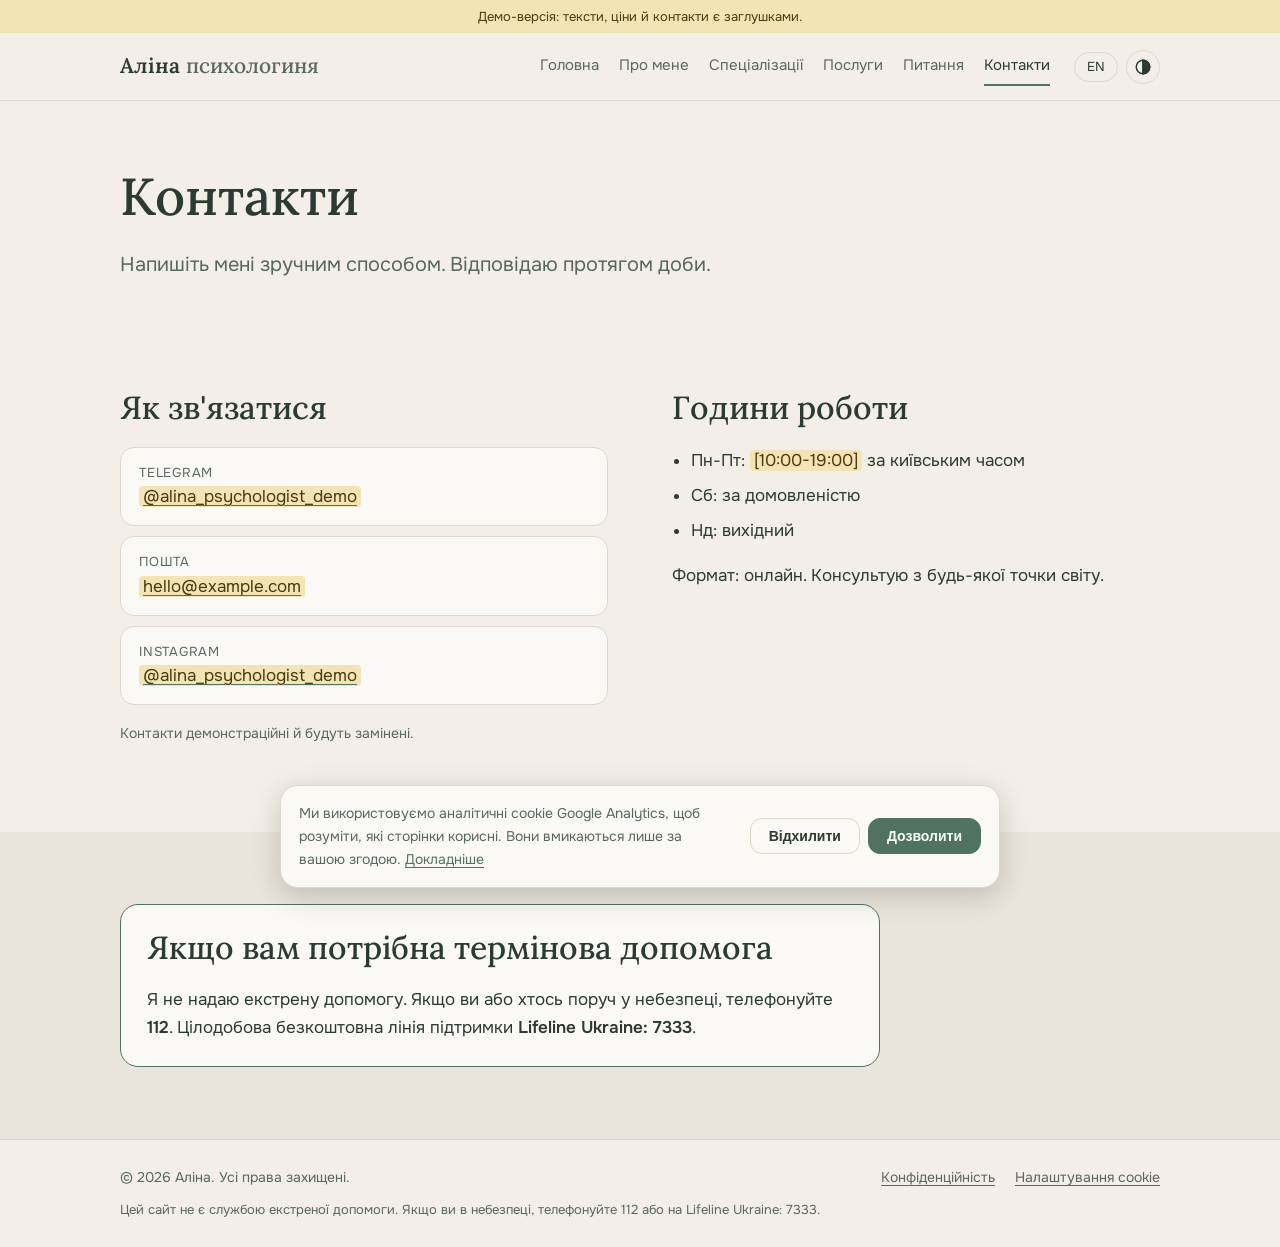
<file: contacts/index.html>
<!doctype html>
<html lang="uk">
<head>
<meta charset="utf-8">
<meta name="viewport" content="width=device-width,initial-scale=1,viewport-fit=cover">
<title>Контакти: записатися на консультацію до психологині</title>
<meta name="description" content="Як зв'язатися з психологинею Аліною: Telegram, пошта, Instagram, графік роботи. Допомога в кризових ситуаціях.">
<meta name="robots" content="noindex,nofollow">
<link rel="canonical" href="https://alina-psychologist.github.io/contacts/">
<link rel="alternate" hreflang="uk" href="https://alina-psychologist.github.io/contacts/">
<link rel="alternate" hreflang="en" href="https://alina-psychologist.github.io/en/contacts/">
<link rel="alternate" hreflang="x-default" href="https://alina-psychologist.github.io/contacts/">
<meta name="theme-color" content="#F3EFE8" media="(prefers-color-scheme: light)">
<meta name="theme-color" content="#1B211E" media="(prefers-color-scheme: dark)">
<meta name="color-scheme" content="light dark">
<link rel="icon" href="/favicon.svg" type="image/svg+xml">
<link rel="icon" href="/favicon-32.png" sizes="32x32" type="image/png">
<link rel="apple-touch-icon" href="/apple-touch-icon.png">
<link rel="manifest" href="/site.webmanifest">
<meta property="og:type" content="website">
<meta property="og:site_name" content="Аліна · психологиня">
<meta property="og:title" content="Контакти: записатися на консультацію до психологині">
<meta property="og:description" content="Як зв'язатися з психологинею Аліною: Telegram, пошта, Instagram, графік роботи. Допомога в кризових ситуаціях.">
<meta property="og:url" content="https://alina-psychologist.github.io/contacts/">
<meta property="og:locale" content="uk_UA">
<meta property="og:locale:alternate" content="en_US">
<meta property="og:image" content="https://alina-psychologist.github.io/og-image.png">
<meta property="og:image:width" content="1200">
<meta property="og:image:height" content="630">
<meta property="og:image:alt" content="Аліна, психологиня онлайн">
<meta name="twitter:card" content="summary_large_image">
<meta name="twitter:title" content="Контакти: записатися на консультацію до психологині">
<meta name="twitter:description" content="Як зв'язатися з психологинею Аліною: Telegram, пошта, Instagram, графік роботи. Допомога в кризових ситуаціях.">
<meta name="twitter:image" content="https://alina-psychologist.github.io/og-image.png">
<link rel="preload" href="/fonts/onest-cyrillic.woff2" as="font" type="font/woff2" crossorigin>
<link rel="preload" href="/fonts/lora-cyrillic.woff2" as="font" type="font/woff2" crossorigin>
<script>(function(){var r=document.documentElement;r.classList.add('js');try{var t=localStorage.getItem('theme');if(t==='dark'||t==='light')r.dataset.theme=t}catch(e){}})()</script>
<style>@font-face{font-family:'Lora';font-style:normal;font-weight:400 700;font-display:swap;src:url(/fonts/lora-cyrillic.woff2) format('woff2');unicode-range:U+0301,U+0400-045F,U+0490-0491,U+04B0-04B1,U+2116}
@font-face{font-family:'Lora';font-style:normal;font-weight:400 700;font-display:swap;src:url(/fonts/lora-latin.woff2) format('woff2');unicode-range:U+0000-00FF,U+0131,U+0152-0153,U+02BB-02BC,U+02C6,U+02DA,U+02DC,U+0304,U+0308,U+0329,U+2000-206F,U+20AC,U+2122,U+2191,U+2193,U+2212,U+2215,U+FEFF,U+FFFD}
@font-face{font-family:'Onest';font-style:normal;font-weight:400 600;font-display:swap;src:url(/fonts/onest-cyrillic.woff2) format('woff2');unicode-range:U+0301,U+0400-045F,U+0490-0491,U+04B0-04B1,U+2116}
@font-face{font-family:'Onest';font-style:normal;font-weight:400 600;font-display:swap;src:url(/fonts/onest-latin.woff2) format('woff2');unicode-range:U+0000-00FF,U+0131,U+0152-0153,U+02BB-02BC,U+02C6,U+02DA,U+02DC,U+0304,U+0308,U+0329,U+2000-206F,U+20AC,U+2122,U+2191,U+2193,U+2212,U+2215,U+FEFF,U+FFFD}

:root{--bg:#F3EFE8;--surface:#FBF9F5;--alt:#EAE5DA;--fg:#2B3A33;--muted:#58675F;--accent:#4F7360;--accent-fg:#FFFFFF;--line:#DDD7CB;--mark:#F4E3B5;--mark-fg:#4A3B0E;--radius:18px;
--display:"Lora",Georgia,"Times New Roman",serif;--body:"Onest",system-ui,-apple-system,"Segoe UI",Roboto,sans-serif}
@media (prefers-color-scheme:dark){:root:not([data-theme="light"]){--bg:#1B211E;--surface:#232B27;--alt:#202824;--fg:#E8EDE7;--muted:#A3B0A8;--accent:#9DBFA9;--accent-fg:#12201A;--line:#33403A;--mark:#4A3F1C;--mark-fg:#F1E2B1;color-scheme:dark}}
:root[data-theme="dark"]{--bg:#1B211E;--surface:#232B27;--alt:#202824;--fg:#E8EDE7;--muted:#A3B0A8;--accent:#9DBFA9;--accent-fg:#12201A;--line:#33403A;--mark:#4A3F1C;--mark-fg:#F1E2B1;color-scheme:dark}
*{box-sizing:border-box}
html{scroll-behavior:smooth;-webkit-text-size-adjust:100%}
@media (prefers-reduced-motion:reduce){html{scroll-behavior:auto}*{transition:none!important;animation:none!important}}
body{margin:0;background:var(--bg);color:var(--fg);font:400 17px/1.65 var(--body);display:flex;flex-direction:column;min-height:100vh}
main{flex:1}
img{max-width:100%;height:auto}
a{color:var(--accent);text-underline-offset:3px}
a:hover{text-decoration-thickness:2px}
:focus-visible{outline:3px solid var(--accent);outline-offset:3px;border-radius:4px}
h1,h2,h3{font-family:var(--display);font-weight:500;line-height:1.2;margin:0 0 .6em;text-wrap:balance}
h1{font-size:clamp(32px,5.2vw,52px)}
h2{font-size:clamp(24px,3.2vw,32px)}
h3{font-size:19px}
p{margin:0 0 1em}
.wrap{max-width:1080px;margin:0 auto;padding-left:max(20px,env(safe-area-inset-left,0px));padding-right:max(20px,env(safe-area-inset-right,0px))}
.skip{position:absolute;left:-999px;top:8px;background:var(--accent);color:var(--accent-fg);padding:8px 14px;border-radius:8px;z-index:100}
.skip:focus{left:12px}
.demo{background:var(--mark);color:var(--mark-fg);text-align:center;font-size:13px;padding:6px 16px}
.ph{background:var(--mark);color:var(--mark-fg);border-radius:4px;padding:0 4px}
/* header */
.site-head{position:sticky;top:0;z-index:20;background:color-mix(in srgb,var(--bg) 92%,transparent);backdrop-filter:blur(8px);border-bottom:1px solid var(--line)}
.head-in{display:flex;align-items:center;gap:12px 24px;padding-block:14px;flex-wrap:wrap}
.logo{font-family:var(--display);font-weight:600;font-size:21px;color:var(--fg);text-decoration:none;margin-right:auto}
.logo span{color:var(--muted);font-weight:500}
.menu{display:flex;gap:4px 20px;flex-wrap:wrap;font-size:15px}
.menu a{color:var(--muted);text-decoration:none;padding:6px 0;border-bottom:2px solid transparent}
.menu a:hover{color:var(--fg)}
.menu a[aria-current="page"]{color:var(--fg);border-bottom-color:var(--accent)}
.tools{display:flex;gap:8px;align-items:center}
.pill,.icon-btn,.burger{font:inherit;font-size:13px;color:var(--fg);background:transparent;border:1px solid var(--line);border-radius:999px;padding:5px 12px;cursor:pointer;text-decoration:none;line-height:1.4}
.pill:hover,.icon-btn:hover,.burger:hover{background:var(--surface)}
.icon-btn{width:34px;height:34px;padding:0;display:grid;place-items:center}
.icon-btn svg{width:18px;height:18px}
.burger{display:none}
@media (max-width:760px){
 .js .burger{display:inline-block}
 .js .menu{display:none;width:100%;order:5;flex-direction:column;gap:0}
 .js .menu.open{display:flex}
 .js .menu a{padding:10px 0;border-bottom:1px solid var(--line)}
}
/* hero */
.hero{padding-block:clamp(36px,7vw,84px)}
.hero-in{display:grid;grid-template-columns:1.3fr 1fr;gap:clamp(24px,5vw,64px);align-items:center}
.hero-in>*,.two>*{min-width:0}
.eyebrow{font-size:13px;letter-spacing:.12em;text-transform:uppercase;color:var(--accent);font-weight:600;margin-bottom:14px}
.lead{font-size:clamp(17px,2vw,20px);color:var(--muted);max-width:56ch}
.actions{display:flex;flex-wrap:wrap;gap:12px;margin-top:28px}
.btn{display:inline-block;background:var(--accent);color:var(--accent-fg);font-weight:600;text-decoration:none;padding:13px 24px;border-radius:12px;font-size:16px;border:1px solid var(--accent)}
.btn:hover{filter:brightness(1.06)}
.btn.ghost{background:transparent;color:var(--fg);border-color:var(--line)}
.btn.ghost:hover{background:var(--surface)}
.chips{list-style:none;display:flex;flex-wrap:wrap;gap:8px;padding:0;margin:28px 0 0}
.chips li{font-size:13px;padding:4px 12px;border-radius:999px;background:var(--surface);border:1px solid var(--line);color:var(--muted)}
.photo{margin:0;aspect-ratio:4/5;max-width:100%;width:100%;background:var(--surface);border:1px solid var(--line);border-radius:999px 999px var(--radius) var(--radius);display:grid;place-items:center;position:relative;overflow:hidden}
.photo-letter{font-family:var(--display);font-size:clamp(80px,12vw,140px);color:var(--accent)}
.photo figcaption{position:absolute;bottom:14px;left:0;right:0;text-align:center;font-size:13px;color:var(--muted)}
.photo img{width:100%;height:100%;object-fit:cover}
@media (max-width:760px){.hero-in{grid-template-columns:1fr}.photo{max-width:300px}}
/* sections */
.page-head{padding-block:clamp(32px,6vw,64px) clamp(8px,2vw,16px)}
.page-head h1{margin-bottom:.4em}
.sec{padding-block:clamp(36px,6vw,72px)}
.sec.alt{background:var(--alt)}
.recognize{list-style:none;padding:0;margin:0;display:grid;grid-template-columns:repeat(auto-fit,minmax(240px,1fr));gap:14px}
.recognize li{padding:18px 20px;background:var(--surface);border:1px solid var(--line);border-radius:var(--radius)}
.cards{display:grid;grid-template-columns:repeat(auto-fit,minmax(220px,1fr));gap:16px}
.cards.three{grid-template-columns:repeat(auto-fit,minmax(250px,1fr))}
.card{display:block;background:var(--surface);border:1px solid var(--line);border-radius:var(--radius);padding:22px;color:var(--fg);text-decoration:none;min-width:0}
a.card:hover{border-color:var(--accent)}
.card p{color:var(--muted);margin:0;font-size:16px}
.price{font-family:var(--display);font-size:24px;color:var(--fg)!important;margin-bottom:.4em!important}
.steps{list-style:none;counter-reset:s;display:grid;grid-template-columns:repeat(auto-fit,minmax(240px,1fr));gap:20px;padding:0;margin:0}
.steps li{counter-increment:s;position:relative;padding-top:48px}
.steps li::before{content:counter(s);position:absolute;top:0;left:0;width:36px;height:36px;border-radius:50%;background:var(--accent);color:var(--accent-fg);display:grid;place-items:center;font-weight:600}
.steps p{color:var(--muted)}
.two{display:grid;grid-template-columns:1fr 1fr;gap:clamp(24px,5vw,64px);align-items:start}
.two.wide-left{grid-template-columns:1.4fr 1fr}
@media (max-width:760px){.two,.two.wide-left{grid-template-columns:1fr}}
.facts{list-style:none;padding:0;margin:0;display:grid;gap:12px}
.facts li{display:flex;flex-direction:column;padding:16px 20px;background:var(--surface);border:1px solid var(--line);border-radius:var(--radius)}
.facts span{color:var(--muted);font-size:15px}
.more{font-weight:600}
.plain{padding-left:1.1em;margin:0 0 1em}
.plain li{margin-bottom:.4em}
.timeline{list-style:none;padding:0;margin:0 0 1em;display:grid;gap:12px}
.timeline li{display:grid;grid-template-columns:90px 1fr;gap:12px;padding-bottom:12px;border-bottom:1px solid var(--line)}
.timeline b{font-weight:600;color:var(--accent)}
.note{font-size:14px;color:var(--muted)}
.stack{display:grid;gap:20px;max-width:820px}
.topic{padding:26px;background:var(--surface);border:1px solid var(--line);border-radius:var(--radius);scroll-margin-top:90px}
.topic p:last-child{margin-bottom:0}
.prose h2{margin-top:1.4em}
.prose h2:first-child{margin-top:0}
.narrow{max-width:760px}
.contact-list{list-style:none;padding:0;margin:0 0 1em;display:grid;gap:10px}
.contact-list li{display:flex;flex-direction:column;padding:14px 18px;background:var(--surface);border:1px solid var(--line);border-radius:14px}
.contact-list span{font-size:13px;color:var(--muted);letter-spacing:.06em;text-transform:uppercase}
.alert{max-width:760px;padding:24px 26px;border:1px solid var(--accent);border-radius:var(--radius);background:var(--surface)}
.alert p{margin:0}
code{font-size:.9em;background:var(--alt);padding:1px 6px;border-radius:5px}
.linklike{font:inherit;color:var(--accent);background:none;border:0;padding:0;cursor:pointer;text-decoration:underline;text-underline-offset:3px}
/* faq */
.faq{display:grid;gap:10px;max-width:820px}
.faq details{background:var(--surface);border:1px solid var(--line);border-radius:14px;scroll-margin-top:90px}
.faq summary{cursor:pointer;list-style:none;padding:16px 20px;font-weight:500;display:flex;justify-content:space-between;gap:16px;align-items:center}
.faq summary::-webkit-details-marker{display:none}
.faq summary::after{content:"+";color:var(--accent);font-size:24px;line-height:1}
.faq details[open] summary::after{content:"\2212"}
.faq details p{padding:0 20px 18px;margin:0;color:var(--muted)}
/* band + footer */
.band{background:var(--accent);color:var(--accent-fg)}
.band-in{display:flex;flex-wrap:wrap;gap:20px 32px;align-items:center;justify-content:space-between;padding-block:clamp(32px,5vw,52px)}
.band h2{margin-bottom:.3em}
.band p{margin:0;opacity:.9}
.band .btn{background:var(--accent-fg);color:var(--accent);border-color:var(--accent-fg)}
.site-foot{border-top:1px solid var(--line);font-size:14px;color:var(--muted)}
.foot-in{display:flex;flex-wrap:wrap;gap:10px 28px;justify-content:space-between;padding-block:26px}
.foot-in p{margin:0}
.foot-links{display:flex;flex-wrap:wrap;gap:6px 20px}
.foot-links a,.foot-links button{color:var(--muted)}
.emerg{flex-basis:100%;font-size:13px}
/* cookie */
.cookie{position:fixed;left:max(12px,env(safe-area-inset-left,0px));right:max(12px,env(safe-area-inset-right,0px));bottom:max(12px,env(safe-area-inset-bottom,0px));z-index:50;max-width:720px;margin:0 auto;background:var(--surface);border:1px solid var(--line);border-radius:var(--radius);padding:16px 18px;box-shadow:0 8px 30px rgba(0,0,0,.18);display:flex;flex-wrap:wrap;gap:12px 18px;align-items:center;font-size:14px}
.cookie[hidden]{display:none}
.cookie p{margin:0;flex:1 1 300px;color:var(--muted)}
.cookie .acts{display:flex;gap:8px}
.cookie .btn{padding:9px 18px;font-size:14px}
</style>
<script type="application/ld+json">{"@context":"https://schema.org","@graph":[{"@type":"WebSite","@id":"https://alina-psychologist.github.io/#website","url":"https://alina-psychologist.github.io/","name":"Аліна · психологиня","inLanguage":["uk","en"]},{"@type":"BreadcrumbList","itemListElement":[{"@type":"ListItem","position":1,"name":"Головна","item":"https://alina-psychologist.github.io/"},{"@type":"ListItem","position":2,"name":"Контакти","item":"https://alina-psychologist.github.io/contacts/"}]}]}</script>
</head>
<body>
<a class="skip" href="#main">До змісту</a>
<div class="demo">Демо-версія: тексти, ціни й контакти є заглушками.</div>
<header class="site-head"><div class="wrap head-in">
  <a class="logo" href="/">Аліна <span>психологиня</span></a>
  <nav class="menu" id="menu" aria-label="Меню"><a href="/">Головна</a><a href="/about/">Про мене</a><a href="/specializations/">Спеціалізації</a><a href="/services/">Послуги</a><a href="/faq/">Питання</a><a href="/contacts/" aria-current="page">Контакти</a></nav>
  <div class="tools">
    <a class="pill" href="/en/contacts/" hreflang="en" lang="en" title="English" data-track="lang_switch" data-label="EN">EN</a>
    <button class="icon-btn" id="theme" type="button" aria-label="Змінити тему" title="Змінити тему"><svg viewBox="0 0 24 24" fill="none" stroke="currentColor" stroke-width="2" stroke-linecap="round" stroke-linejoin="round" aria-hidden="true"><circle cx="12" cy="12" r="9"/><path d="M12 3v18" /><path d="M12 3a9 9 0 0 1 0 18z" fill="currentColor"/></svg></button>
    <button class="burger" id="burger" type="button" aria-controls="menu" aria-expanded="false">Меню</button>
  </div>
</div></header>
<main id="main">
<section class="page-head"><div class="wrap"><h1>Контакти</h1><p class="lead">Напишіть мені зручним способом. Відповідаю протягом доби.</p></div></section>
<section class="sec"><div class="wrap two">
  <div><h2>Як зв'язатися</h2>
  <ul class="contact-list">
    <li><span>Telegram</span><a href="https://t.me/alina_psychologist_demo" data-track="contact_click" data-label="telegram" rel="noopener"><mark class="ph">@alina_psychologist_demo</mark></a></li>
    <li><span>Пошта</span><a href="mailto:hello@example.com" data-track="contact_click" data-label="email"><mark class="ph">hello@example.com</mark></a></li>
    <li><span>Instagram</span><a href="https://instagram.com/alina_psychologist_demo" data-track="contact_click" data-label="instagram" rel="noopener"><mark class="ph">@alina_psychologist_demo</mark></a></li>
  </ul>
  <p class="note">Контакти демонстраційні й будуть замінені.</p></div>
  <div><h2>Години роботи</h2>
  <ul class="plain"><li>Пн-Пт: <mark class="ph">[10:00-19:00]</mark> за київським часом</li><li>Сб: за домовленістю</li><li>Нд: вихідний</li></ul>
  <p>Формат: онлайн. Консультую з будь-якої точки світу.</p></div>
</div></section>
<section class="sec alt"><div class="wrap">
  <div class="alert"><h2>Якщо вам потрібна термінова допомога</h2>
  <p>Я не надаю екстрену допомогу. Якщо ви або хтось поруч у небезпеці, телефонуйте <b>112</b>. Цілодобова безкоштовна лінія підтримки <b>Lifeline Ukraine: 7333</b>.</p></div>
</div></section>

</main>
<footer class="site-foot"><div class="wrap foot-in">
  <p>&copy; 2026 Аліна. Усі права захищені.</p>
  <div class="foot-links"><a href="/privacy/">Конфіденційність</a><button type="button" class="linklike" data-cookie-settings>Налаштування cookie</button></div>
  <p class="emerg">Цей сайт не є службою екстреної допомоги. Якщо ви в небезпеці, телефонуйте 112 або на Lifeline Ukraine: 7333.</p>
</div></footer>
<div class="cookie" id="cookie" role="dialog" aria-live="polite" aria-label="Cookie" hidden>
  <p>Ми використовуємо аналітичні cookie Google Analytics, щоб розуміти, які сторінки корисні. Вони вмикаються лише за вашою згодою. <a href="/privacy/">Докладніше</a></p>
  <div class="acts"><button type="button" class="btn ghost" data-consent="denied">Відхилити</button><button type="button" class="btn" data-consent="granted">Дозволити</button></div>
</div>
<script>
(function(){
var d=document,GA='G-NKZ09KV0WY',KEY='cookie-consent';
window.dataLayer=window.dataLayer||[];
function gtag(){dataLayer.push(arguments)}
gtag('consent','default',{analytics_storage:'denied',ad_storage:'denied',ad_user_data:'denied',ad_personalization:'denied',wait_for_update:500});
function get(k){try{return localStorage.getItem(k)}catch(e){return null}}
function set(k,v){try{localStorage.setItem(k,v)}catch(e){}}
var loaded=false,granted=false;
function track(name,p){if(granted&&loaded)gtag('event',name,p||{})}
function loadGA(){
  if(loaded||!/^G-[A-Z0-9]+$/.test(GA)||false)return;
  loaded=true;
  var s=d.createElement('script');s.async=true;s.src='https://www.googletagmanager.com/gtag/js?id='+GA;d.head.appendChild(s);
  gtag('js',new Date());gtag('config',GA);
}
function dropCookies(){
  var h=location.hostname.split('.');
  d.cookie.split(';').forEach(function(c){
    var n=c.split('=')[0].trim();
    if(n==='_ga'||n.indexOf('_ga_')===0){
      for(var i=0;i<h.length;i++){var dom=h.slice(i).join('.');
        d.cookie=n+'=;expires=Thu, 01 Jan 1970 00:00:00 GMT;path=/;domain='+dom;
        d.cookie=n+'=;expires=Thu, 01 Jan 1970 00:00:00 GMT;path=/;domain=.'+dom}
      d.cookie=n+'=;expires=Thu, 01 Jan 1970 00:00:00 GMT;path=/'}});
}
function apply(v){
  granted=v==='granted';
  gtag('consent','update',{analytics_storage:granted?'granted':'denied'});
  if(granted)loadGA();else dropCookies();
}
var bar=d.getElementById('cookie');
function show(){if(bar)bar.hidden=false}
function choose(v){set(KEY,v);if(bar)bar.hidden=true;apply(v)}
var saved=get(KEY);
if(saved==='granted'||saved==='denied')apply(saved);else show();
d.querySelectorAll('[data-consent]').forEach(function(b){b.addEventListener('click',function(){choose(b.dataset.consent)})});
d.querySelectorAll('[data-cookie-settings]').forEach(function(b){b.addEventListener('click',show)});

/* theme */
var root=d.documentElement;
var tb=d.getElementById('theme');
if(tb)tb.addEventListener('click',function(){
  var cur=root.dataset.theme||(matchMedia('(prefers-color-scheme: dark)').matches?'dark':'light');
  var next=cur==='dark'?'light':'dark';
  root.dataset.theme=next;set('theme',next);track('theme_change',{theme:next});
});

/* mobile menu */
var bg=d.getElementById('burger'),menu=d.getElementById('menu');
if(bg&&menu)bg.addEventListener('click',function(){
  var o=menu.classList.toggle('open');bg.setAttribute('aria-expanded',String(o));
});

/* events */
d.addEventListener('click',function(e){
  var el=e.target.closest('[data-track]');if(!el)return;
  track(el.dataset.track,{label:el.dataset.label||'',link_url:el.getAttribute('href')||'',page_path:location.pathname});
});
d.querySelectorAll('.faq details').forEach(function(x){
  x.addEventListener('toggle',function(){if(x.open)track('faq_open',{question:x.querySelector('summary').textContent.trim(),id:x.id})});
});
if(location.hash){var t=d.querySelector(location.hash.replace(/[^#\w-]/g,''));if(t&&t.tagName==='DETAILS')t.open=true}
var sent={};
function onScroll(){
  var h=d.documentElement.scrollHeight-innerHeight;if(h<=0)return;
  var p=scrollY/h*100;
  [50,90].forEach(function(m){if(p>=m&&!sent[m]){sent[m]=1;track('scroll_depth',{percent:m,page_path:location.pathname})}});
}
addEventListener('scroll',onScroll,{passive:true});
})();
</script>
</body>
</html>
</file>
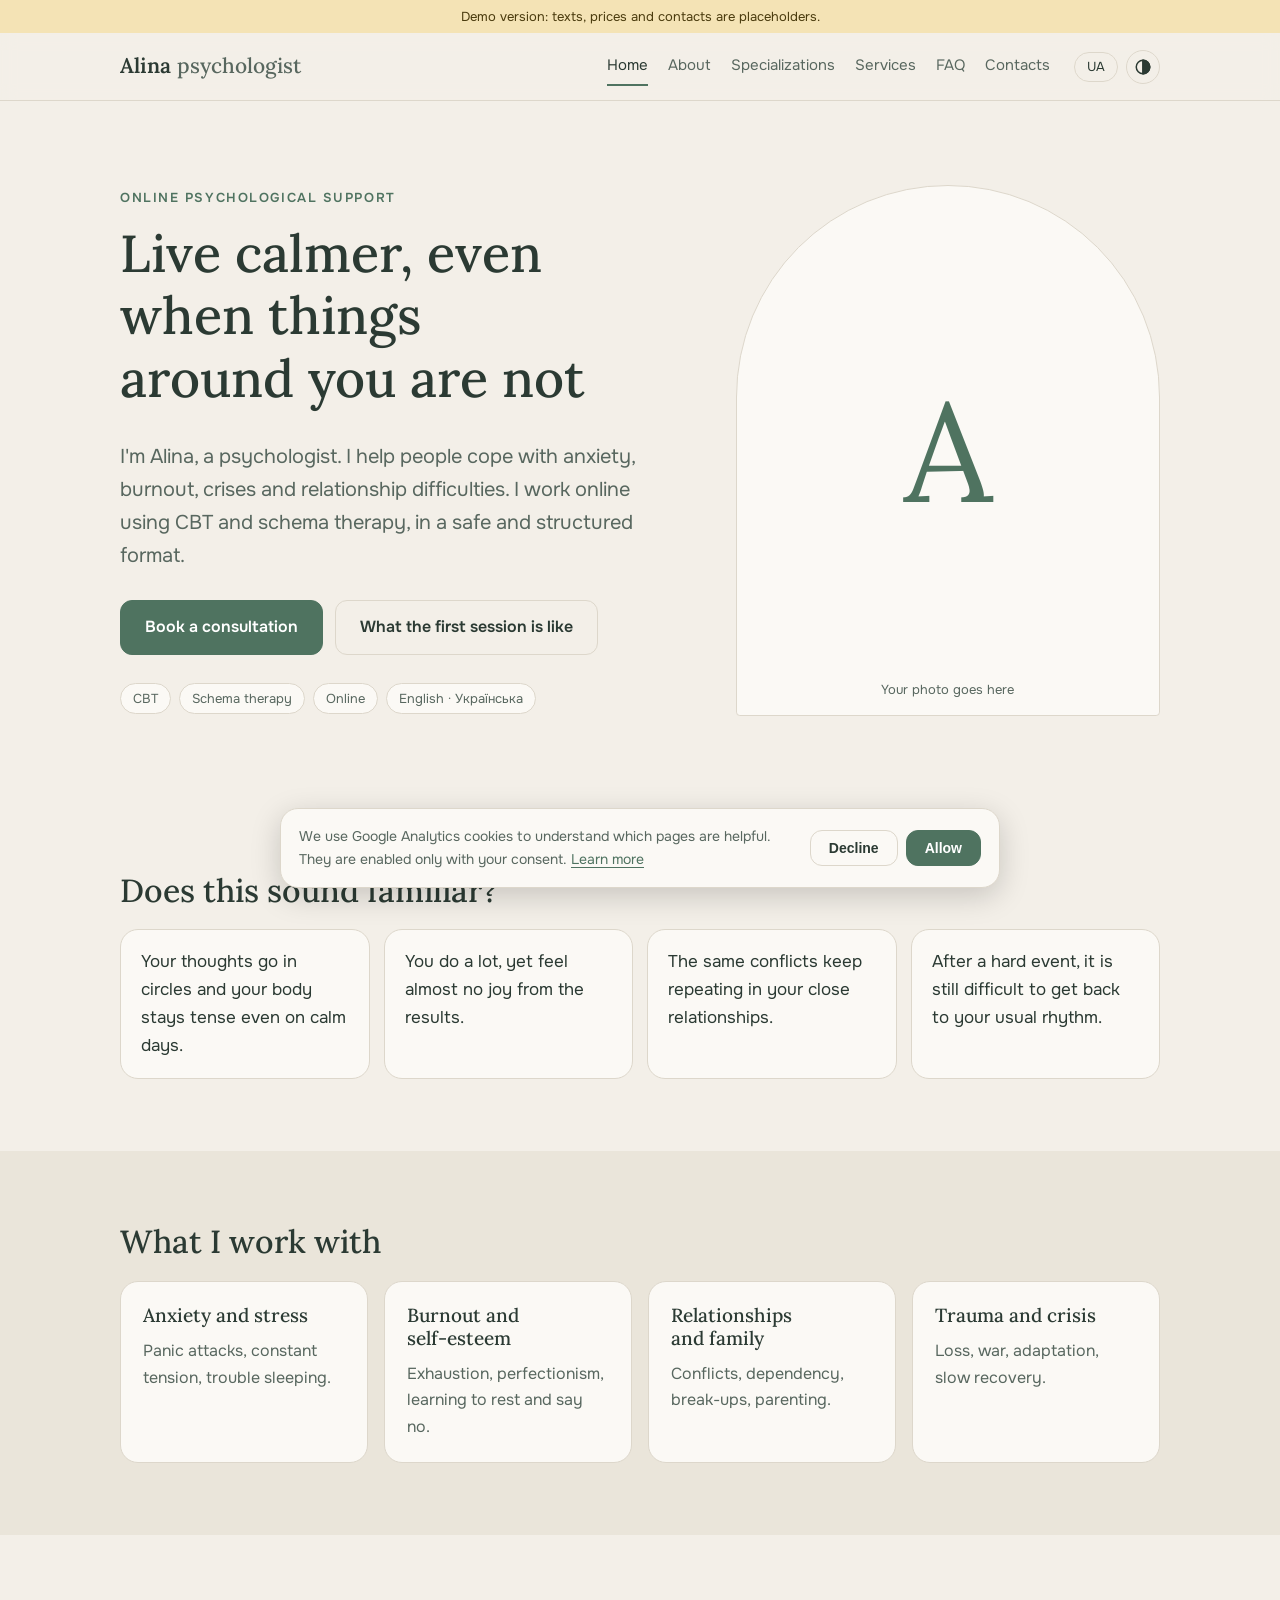
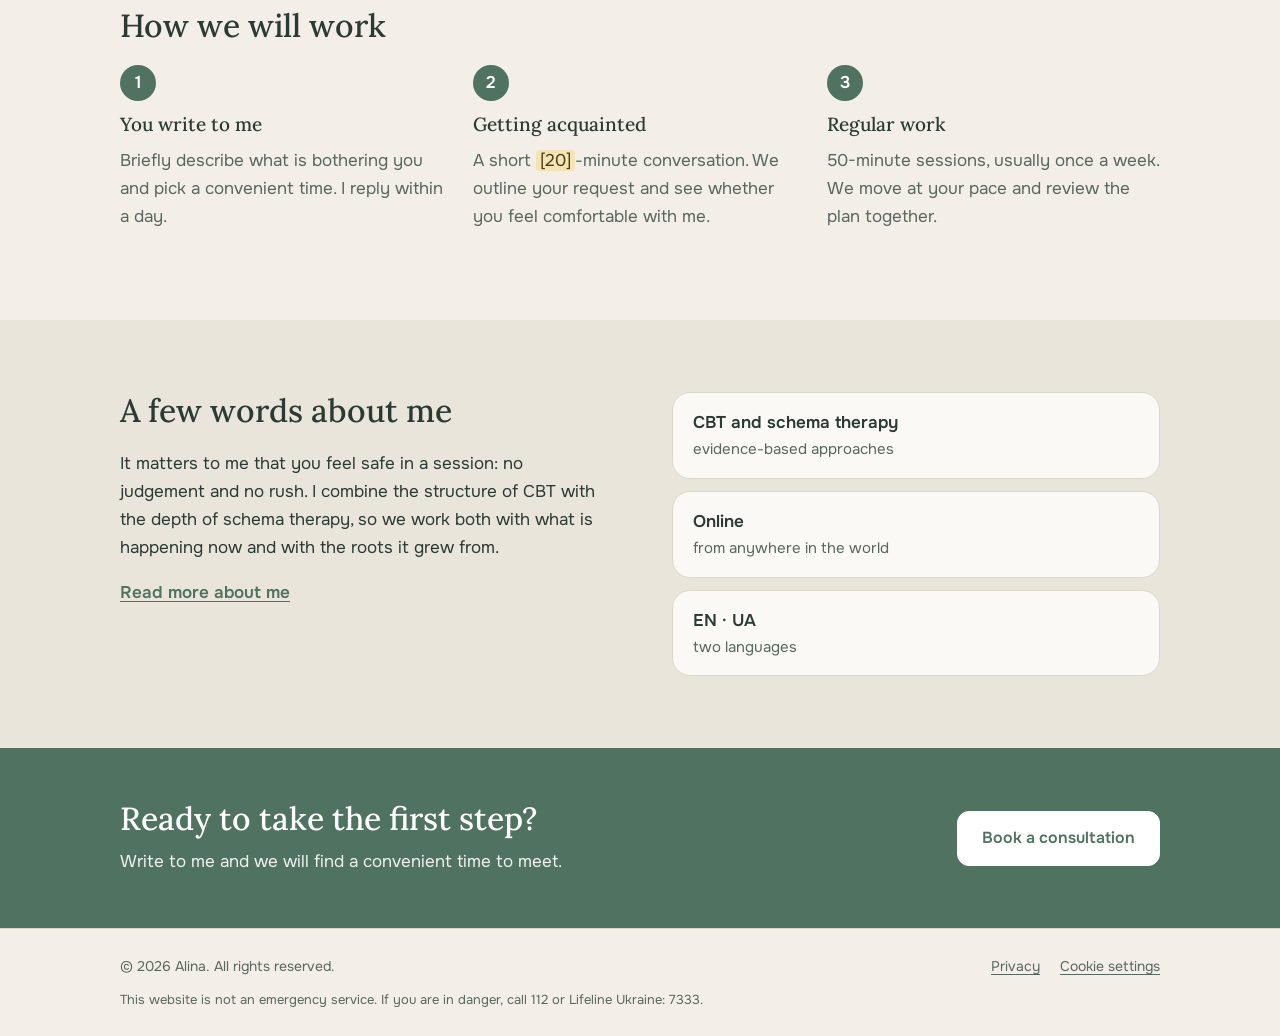
<file: en/index.html>
<!doctype html>
<html lang="en">
<head>
<meta charset="utf-8">
<meta name="viewport" content="width=device-width,initial-scale=1,viewport-fit=cover">
<title>Alina · online psychologist: CBT and schema therapy</title>
<meta name="description" content="Psychologist Alina helps with anxiety, burnout, crises and relationship difficulties. Online sessions in Ukrainian and English, CBT and schema therapy.">
<meta name="robots" content="noindex,nofollow">
<link rel="canonical" href="https://alina-psychologist.github.io/en/">
<link rel="alternate" hreflang="uk" href="https://alina-psychologist.github.io/">
<link rel="alternate" hreflang="en" href="https://alina-psychologist.github.io/en/">
<link rel="alternate" hreflang="x-default" href="https://alina-psychologist.github.io/">
<meta name="theme-color" content="#F3EFE8" media="(prefers-color-scheme: light)">
<meta name="theme-color" content="#1B211E" media="(prefers-color-scheme: dark)">
<meta name="color-scheme" content="light dark">
<link rel="icon" href="/favicon.svg" type="image/svg+xml">
<link rel="icon" href="/favicon-32.png" sizes="32x32" type="image/png">
<link rel="apple-touch-icon" href="/apple-touch-icon.png">
<link rel="manifest" href="/site.webmanifest">
<meta property="og:type" content="website">
<meta property="og:site_name" content="Alina · psychologist">
<meta property="og:title" content="Alina · online psychologist: CBT and schema therapy">
<meta property="og:description" content="Psychologist Alina helps with anxiety, burnout, crises and relationship difficulties. Online sessions in Ukrainian and English, CBT and schema therapy.">
<meta property="og:url" content="https://alina-psychologist.github.io/en/">
<meta property="og:locale" content="en_US">
<meta property="og:locale:alternate" content="uk_UA">
<meta property="og:image" content="https://alina-psychologist.github.io/og-image.png">
<meta property="og:image:width" content="1200">
<meta property="og:image:height" content="630">
<meta property="og:image:alt" content="Alina, online psychologist">
<meta name="twitter:card" content="summary_large_image">
<meta name="twitter:title" content="Alina · online psychologist: CBT and schema therapy">
<meta name="twitter:description" content="Psychologist Alina helps with anxiety, burnout, crises and relationship difficulties. Online sessions in Ukrainian and English, CBT and schema therapy.">
<meta name="twitter:image" content="https://alina-psychologist.github.io/og-image.png">
<link rel="preload" href="/fonts/onest-cyrillic.woff2" as="font" type="font/woff2" crossorigin>
<link rel="preload" href="/fonts/lora-cyrillic.woff2" as="font" type="font/woff2" crossorigin>
<script>(function(){var r=document.documentElement;r.classList.add('js');try{var t=localStorage.getItem('theme');if(t==='dark'||t==='light')r.dataset.theme=t}catch(e){}})()</script>
<style>@font-face{font-family:'Lora';font-style:normal;font-weight:400 700;font-display:swap;src:url(/fonts/lora-cyrillic.woff2) format('woff2');unicode-range:U+0301,U+0400-045F,U+0490-0491,U+04B0-04B1,U+2116}
@font-face{font-family:'Lora';font-style:normal;font-weight:400 700;font-display:swap;src:url(/fonts/lora-latin.woff2) format('woff2');unicode-range:U+0000-00FF,U+0131,U+0152-0153,U+02BB-02BC,U+02C6,U+02DA,U+02DC,U+0304,U+0308,U+0329,U+2000-206F,U+20AC,U+2122,U+2191,U+2193,U+2212,U+2215,U+FEFF,U+FFFD}
@font-face{font-family:'Onest';font-style:normal;font-weight:400 600;font-display:swap;src:url(/fonts/onest-cyrillic.woff2) format('woff2');unicode-range:U+0301,U+0400-045F,U+0490-0491,U+04B0-04B1,U+2116}
@font-face{font-family:'Onest';font-style:normal;font-weight:400 600;font-display:swap;src:url(/fonts/onest-latin.woff2) format('woff2');unicode-range:U+0000-00FF,U+0131,U+0152-0153,U+02BB-02BC,U+02C6,U+02DA,U+02DC,U+0304,U+0308,U+0329,U+2000-206F,U+20AC,U+2122,U+2191,U+2193,U+2212,U+2215,U+FEFF,U+FFFD}

:root{--bg:#F3EFE8;--surface:#FBF9F5;--alt:#EAE5DA;--fg:#2B3A33;--muted:#58675F;--accent:#4F7360;--accent-fg:#FFFFFF;--line:#DDD7CB;--mark:#F4E3B5;--mark-fg:#4A3B0E;--radius:18px;
--display:"Lora",Georgia,"Times New Roman",serif;--body:"Onest",system-ui,-apple-system,"Segoe UI",Roboto,sans-serif}
@media (prefers-color-scheme:dark){:root:not([data-theme="light"]){--bg:#1B211E;--surface:#232B27;--alt:#202824;--fg:#E8EDE7;--muted:#A3B0A8;--accent:#9DBFA9;--accent-fg:#12201A;--line:#33403A;--mark:#4A3F1C;--mark-fg:#F1E2B1;color-scheme:dark}}
:root[data-theme="dark"]{--bg:#1B211E;--surface:#232B27;--alt:#202824;--fg:#E8EDE7;--muted:#A3B0A8;--accent:#9DBFA9;--accent-fg:#12201A;--line:#33403A;--mark:#4A3F1C;--mark-fg:#F1E2B1;color-scheme:dark}
*{box-sizing:border-box}
html{scroll-behavior:smooth;-webkit-text-size-adjust:100%}
@media (prefers-reduced-motion:reduce){html{scroll-behavior:auto}*{transition:none!important;animation:none!important}}
body{margin:0;background:var(--bg);color:var(--fg);font:400 17px/1.65 var(--body);display:flex;flex-direction:column;min-height:100vh}
main{flex:1}
img{max-width:100%;height:auto}
a{color:var(--accent);text-underline-offset:3px}
a:hover{text-decoration-thickness:2px}
:focus-visible{outline:3px solid var(--accent);outline-offset:3px;border-radius:4px}
h1,h2,h3{font-family:var(--display);font-weight:500;line-height:1.2;margin:0 0 .6em;text-wrap:balance}
h1{font-size:clamp(32px,5.2vw,52px)}
h2{font-size:clamp(24px,3.2vw,32px)}
h3{font-size:19px}
p{margin:0 0 1em}
.wrap{max-width:1080px;margin:0 auto;padding-left:max(20px,env(safe-area-inset-left,0px));padding-right:max(20px,env(safe-area-inset-right,0px))}
.skip{position:absolute;left:-999px;top:8px;background:var(--accent);color:var(--accent-fg);padding:8px 14px;border-radius:8px;z-index:100}
.skip:focus{left:12px}
.demo{background:var(--mark);color:var(--mark-fg);text-align:center;font-size:13px;padding:6px 16px}
.ph{background:var(--mark);color:var(--mark-fg);border-radius:4px;padding:0 4px}
/* header */
.site-head{position:sticky;top:0;z-index:20;background:color-mix(in srgb,var(--bg) 92%,transparent);backdrop-filter:blur(8px);border-bottom:1px solid var(--line)}
.head-in{display:flex;align-items:center;gap:12px 24px;padding-block:14px;flex-wrap:wrap}
.logo{font-family:var(--display);font-weight:600;font-size:21px;color:var(--fg);text-decoration:none;margin-right:auto}
.logo span{color:var(--muted);font-weight:500}
.menu{display:flex;gap:4px 20px;flex-wrap:wrap;font-size:15px}
.menu a{color:var(--muted);text-decoration:none;padding:6px 0;border-bottom:2px solid transparent}
.menu a:hover{color:var(--fg)}
.menu a[aria-current="page"]{color:var(--fg);border-bottom-color:var(--accent)}
.tools{display:flex;gap:8px;align-items:center}
.pill,.icon-btn,.burger{font:inherit;font-size:13px;color:var(--fg);background:transparent;border:1px solid var(--line);border-radius:999px;padding:5px 12px;cursor:pointer;text-decoration:none;line-height:1.4}
.pill:hover,.icon-btn:hover,.burger:hover{background:var(--surface)}
.icon-btn{width:34px;height:34px;padding:0;display:grid;place-items:center}
.icon-btn svg{width:18px;height:18px}
.burger{display:none}
@media (max-width:760px){
 .js .burger{display:inline-block}
 .js .menu{display:none;width:100%;order:5;flex-direction:column;gap:0}
 .js .menu.open{display:flex}
 .js .menu a{padding:10px 0;border-bottom:1px solid var(--line)}
}
/* hero */
.hero{padding-block:clamp(36px,7vw,84px)}
.hero-in{display:grid;grid-template-columns:1.3fr 1fr;gap:clamp(24px,5vw,64px);align-items:center}
.hero-in>*,.two>*{min-width:0}
.eyebrow{font-size:13px;letter-spacing:.12em;text-transform:uppercase;color:var(--accent);font-weight:600;margin-bottom:14px}
.lead{font-size:clamp(17px,2vw,20px);color:var(--muted);max-width:56ch}
.actions{display:flex;flex-wrap:wrap;gap:12px;margin-top:28px}
.btn{display:inline-block;background:var(--accent);color:var(--accent-fg);font-weight:600;text-decoration:none;padding:13px 24px;border-radius:12px;font-size:16px;border:1px solid var(--accent)}
.btn:hover{filter:brightness(1.06)}
.btn.ghost{background:transparent;color:var(--fg);border-color:var(--line)}
.btn.ghost:hover{background:var(--surface)}
.chips{list-style:none;display:flex;flex-wrap:wrap;gap:8px;padding:0;margin:28px 0 0}
.chips li{font-size:13px;padding:4px 12px;border-radius:999px;background:var(--surface);border:1px solid var(--line);color:var(--muted)}
.photo{margin:0;aspect-ratio:4/5;max-width:100%;width:100%;background:var(--surface);border:1px solid var(--line);border-radius:999px 999px var(--radius) var(--radius);display:grid;place-items:center;position:relative;overflow:hidden}
.photo-letter{font-family:var(--display);font-size:clamp(80px,12vw,140px);color:var(--accent)}
.photo figcaption{position:absolute;bottom:14px;left:0;right:0;text-align:center;font-size:13px;color:var(--muted)}
.photo img{width:100%;height:100%;object-fit:cover}
@media (max-width:760px){.hero-in{grid-template-columns:1fr}.photo{max-width:300px}}
/* sections */
.page-head{padding-block:clamp(32px,6vw,64px) clamp(8px,2vw,16px)}
.page-head h1{margin-bottom:.4em}
.sec{padding-block:clamp(36px,6vw,72px)}
.sec.alt{background:var(--alt)}
.recognize{list-style:none;padding:0;margin:0;display:grid;grid-template-columns:repeat(auto-fit,minmax(240px,1fr));gap:14px}
.recognize li{padding:18px 20px;background:var(--surface);border:1px solid var(--line);border-radius:var(--radius)}
.cards{display:grid;grid-template-columns:repeat(auto-fit,minmax(220px,1fr));gap:16px}
.cards.three{grid-template-columns:repeat(auto-fit,minmax(250px,1fr))}
.card{display:block;background:var(--surface);border:1px solid var(--line);border-radius:var(--radius);padding:22px;color:var(--fg);text-decoration:none;min-width:0}
a.card:hover{border-color:var(--accent)}
.card p{color:var(--muted);margin:0;font-size:16px}
.price{font-family:var(--display);font-size:24px;color:var(--fg)!important;margin-bottom:.4em!important}
.steps{list-style:none;counter-reset:s;display:grid;grid-template-columns:repeat(auto-fit,minmax(240px,1fr));gap:20px;padding:0;margin:0}
.steps li{counter-increment:s;position:relative;padding-top:48px}
.steps li::before{content:counter(s);position:absolute;top:0;left:0;width:36px;height:36px;border-radius:50%;background:var(--accent);color:var(--accent-fg);display:grid;place-items:center;font-weight:600}
.steps p{color:var(--muted)}
.two{display:grid;grid-template-columns:1fr 1fr;gap:clamp(24px,5vw,64px);align-items:start}
.two.wide-left{grid-template-columns:1.4fr 1fr}
@media (max-width:760px){.two,.two.wide-left{grid-template-columns:1fr}}
.facts{list-style:none;padding:0;margin:0;display:grid;gap:12px}
.facts li{display:flex;flex-direction:column;padding:16px 20px;background:var(--surface);border:1px solid var(--line);border-radius:var(--radius)}
.facts span{color:var(--muted);font-size:15px}
.more{font-weight:600}
.plain{padding-left:1.1em;margin:0 0 1em}
.plain li{margin-bottom:.4em}
.timeline{list-style:none;padding:0;margin:0 0 1em;display:grid;gap:12px}
.timeline li{display:grid;grid-template-columns:90px 1fr;gap:12px;padding-bottom:12px;border-bottom:1px solid var(--line)}
.timeline b{font-weight:600;color:var(--accent)}
.note{font-size:14px;color:var(--muted)}
.stack{display:grid;gap:20px;max-width:820px}
.topic{padding:26px;background:var(--surface);border:1px solid var(--line);border-radius:var(--radius);scroll-margin-top:90px}
.topic p:last-child{margin-bottom:0}
.prose h2{margin-top:1.4em}
.prose h2:first-child{margin-top:0}
.narrow{max-width:760px}
.contact-list{list-style:none;padding:0;margin:0 0 1em;display:grid;gap:10px}
.contact-list li{display:flex;flex-direction:column;padding:14px 18px;background:var(--surface);border:1px solid var(--line);border-radius:14px}
.contact-list span{font-size:13px;color:var(--muted);letter-spacing:.06em;text-transform:uppercase}
.alert{max-width:760px;padding:24px 26px;border:1px solid var(--accent);border-radius:var(--radius);background:var(--surface)}
.alert p{margin:0}
code{font-size:.9em;background:var(--alt);padding:1px 6px;border-radius:5px}
.linklike{font:inherit;color:var(--accent);background:none;border:0;padding:0;cursor:pointer;text-decoration:underline;text-underline-offset:3px}
/* faq */
.faq{display:grid;gap:10px;max-width:820px}
.faq details{background:var(--surface);border:1px solid var(--line);border-radius:14px;scroll-margin-top:90px}
.faq summary{cursor:pointer;list-style:none;padding:16px 20px;font-weight:500;display:flex;justify-content:space-between;gap:16px;align-items:center}
.faq summary::-webkit-details-marker{display:none}
.faq summary::after{content:"+";color:var(--accent);font-size:24px;line-height:1}
.faq details[open] summary::after{content:"\2212"}
.faq details p{padding:0 20px 18px;margin:0;color:var(--muted)}
/* band + footer */
.band{background:var(--accent);color:var(--accent-fg)}
.band-in{display:flex;flex-wrap:wrap;gap:20px 32px;align-items:center;justify-content:space-between;padding-block:clamp(32px,5vw,52px)}
.band h2{margin-bottom:.3em}
.band p{margin:0;opacity:.9}
.band .btn{background:var(--accent-fg);color:var(--accent);border-color:var(--accent-fg)}
.site-foot{border-top:1px solid var(--line);font-size:14px;color:var(--muted)}
.foot-in{display:flex;flex-wrap:wrap;gap:10px 28px;justify-content:space-between;padding-block:26px}
.foot-in p{margin:0}
.foot-links{display:flex;flex-wrap:wrap;gap:6px 20px}
.foot-links a,.foot-links button{color:var(--muted)}
.emerg{flex-basis:100%;font-size:13px}
/* cookie */
.cookie{position:fixed;left:max(12px,env(safe-area-inset-left,0px));right:max(12px,env(safe-area-inset-right,0px));bottom:max(12px,env(safe-area-inset-bottom,0px));z-index:50;max-width:720px;margin:0 auto;background:var(--surface);border:1px solid var(--line);border-radius:var(--radius);padding:16px 18px;box-shadow:0 8px 30px rgba(0,0,0,.18);display:flex;flex-wrap:wrap;gap:12px 18px;align-items:center;font-size:14px}
.cookie[hidden]{display:none}
.cookie p{margin:0;flex:1 1 300px;color:var(--muted)}
.cookie .acts{display:flex;gap:8px}
.cookie .btn{padding:9px 18px;font-size:14px}
</style>
<script type="application/ld+json">{"@context":"https://schema.org","@graph":[{"@type":"WebSite","@id":"https://alina-psychologist.github.io/#website","url":"https://alina-psychologist.github.io/","name":"Alina · psychologist","inLanguage":["uk","en"]},{"@type":"Person","@id":"https://alina-psychologist.github.io/#alina","name":"Alina","jobTitle":"Psychologist","knowsAbout":["Cognitive behavioural therapy","Schema therapy","Anxiety","Burnout","Trauma"],"knowsLanguage":["uk","en"]},{"@type":"ProfessionalService","@id":"https://alina-psychologist.github.io/#service","name":"Alina · psychologist","url":"https://alina-psychologist.github.io/en/","image":"https://alina-psychologist.github.io/og-image.png","description":"Psychologist Alina helps with anxiety, burnout, crises and relationship difficulties. Online sessions in Ukrainian and English, CBT and schema therapy.","provider":{"@id":"https://alina-psychologist.github.io/#alina"},"areaServed":"Worldwide","availableLanguage":["Ukrainian","English"],"serviceType":"Psychological counselling"}]}</script>
</head>
<body>
<a class="skip" href="#main">Skip to content</a>
<div class="demo">Demo version: texts, prices and contacts are placeholders.</div>
<header class="site-head"><div class="wrap head-in">
  <a class="logo" href="/en/">Alina <span>psychologist</span></a>
  <nav class="menu" id="menu" aria-label="Menu"><a href="/en/" aria-current="page">Home</a><a href="/en/about/">About</a><a href="/en/specializations/">Specializations</a><a href="/en/services/">Services</a><a href="/en/faq/">FAQ</a><a href="/en/contacts/">Contacts</a></nav>
  <div class="tools">
    <a class="pill" href="/" hreflang="uk" lang="uk" title="Українська" data-track="lang_switch" data-label="UA">UA</a>
    <button class="icon-btn" id="theme" type="button" aria-label="Toggle theme" title="Toggle theme"><svg viewBox="0 0 24 24" fill="none" stroke="currentColor" stroke-width="2" stroke-linecap="round" stroke-linejoin="round" aria-hidden="true"><circle cx="12" cy="12" r="9"/><path d="M12 3v18" /><path d="M12 3a9 9 0 0 1 0 18z" fill="currentColor"/></svg></button>
    <button class="burger" id="burger" type="button" aria-controls="menu" aria-expanded="false">Menu</button>
  </div>
</div></header>
<main id="main">

<section class="hero"><div class="wrap hero-in">
  <div>
    <p class="eyebrow">Online psychological support</p>
    <h1>Live calmer, even when things around you are not</h1>
    <p class="lead">I'm Alina, a psychologist. I help people cope with anxiety, burnout, crises and relationship difficulties. I work online using CBT and schema therapy, in a safe and structured format.</p>
    <div class="actions"><a class="btn" href="/en/contacts/" data-track="cta_click" data-label="hero">Book a consultation</a>
    <a class="btn ghost" href="/en/faq/#first-session" data-track="cta_click" data-label="hero_first_session">What the first session is like</a></div>
    <ul class="chips"><li>CBT</li><li>Schema therapy</li><li>Online</li><li>English · Українська</li></ul>
  </div>
  <!-- PHOTO: replace this figure with <img> (see PHOTOS.md) -->
<figure class="photo" role="img" aria-label="Portrait of psychologist Alina"><span class="photo-letter">A</span><figcaption>Your photo goes here</figcaption></figure>
</div></section>

<section class="sec"><div class="wrap">
  <h2>Does this sound familiar?</h2>
  <ul class="recognize">
    <li>Your thoughts go in circles and your body stays tense even on calm days.</li>
    <li>You do a lot, yet feel almost no joy from the results.</li>
    <li>The same conflicts keep repeating in your close relationships.</li>
    <li>After a hard event, it is still difficult to get back to your usual rhythm.</li>
  </ul>
</div></section>

<section class="sec alt"><div class="wrap">
  <h2>What I work with</h2>
  <div class="cards">
    <a class="card" href="/en/specializations/#anxiety"><h3>Anxiety and stress</h3><p>Panic attacks, constant tension, trouble sleeping.</p></a>
    <a class="card" href="/en/specializations/#burnout"><h3>Burnout and self-esteem</h3><p>Exhaustion, perfectionism, learning to rest and say no.</p></a>
    <a class="card" href="/en/specializations/#relationships"><h3>Relationships and family</h3><p>Conflicts, dependency, break-ups, parenting.</p></a>
    <a class="card" href="/en/specializations/#trauma"><h3>Trauma and crisis</h3><p>Loss, war, adaptation, slow recovery.</p></a>
  </div>
</div></section>

<section class="sec"><div class="wrap">
  <h2>How we will work</h2>
  <ol class="steps">
    <li><h3>You write to me</h3><p>Briefly describe what is bothering you and pick a convenient time. I reply within a day.</p></li>
    <li><h3>Getting acquainted</h3><p>A short <mark class="ph">[20]</mark>-minute conversation. We outline your request and see whether you feel comfortable with me.</p></li>
    <li><h3>Regular work</h3><p>50-minute sessions, usually once a week. We move at your pace and review the plan together.</p></li>
  </ol>
</div></section>

<section class="sec alt"><div class="wrap two">
  <div><h2>A few words about me</h2>
  <p>It matters to me that you feel safe in a session: no judgement and no rush. I combine the structure of CBT with the depth of schema therapy, so we work both with what is happening now and with the roots it grew from.</p>
  <p><a class="more" href="/en/about/">Read more about me</a></p></div>
  <ul class="facts">
    <li><b>CBT and schema therapy</b><span>evidence-based approaches</span></li>
    <li><b>Online</b><span>from anywhere in the world</span></li>
    <li><b>EN · UA</b><span>two languages</span></li>
  </ul>
</div></section>
<section class="band"><div class="wrap band-in"><div><h2>Ready to take the first step?</h2><p>Write to me and we will find a convenient time to meet.</p></div><a class="btn" href="/en/contacts/" data-track="cta_click" data-label="band">Book a consultation</a></div></section>
</main>
<footer class="site-foot"><div class="wrap foot-in">
  <p>&copy; 2026 Alina. All rights reserved.</p>
  <div class="foot-links"><a href="/en/privacy/">Privacy</a><button type="button" class="linklike" data-cookie-settings>Cookie settings</button></div>
  <p class="emerg">This website is not an emergency service. If you are in danger, call 112 or Lifeline Ukraine: 7333.</p>
</div></footer>
<div class="cookie" id="cookie" role="dialog" aria-live="polite" aria-label="Cookie" hidden>
  <p>We use Google Analytics cookies to understand which pages are helpful. They are enabled only with your consent. <a href="/en/privacy/">Learn more</a></p>
  <div class="acts"><button type="button" class="btn ghost" data-consent="denied">Decline</button><button type="button" class="btn" data-consent="granted">Allow</button></div>
</div>
<script>
(function(){
var d=document,GA='G-NKZ09KV0WY',KEY='cookie-consent';
window.dataLayer=window.dataLayer||[];
function gtag(){dataLayer.push(arguments)}
gtag('consent','default',{analytics_storage:'denied',ad_storage:'denied',ad_user_data:'denied',ad_personalization:'denied',wait_for_update:500});
function get(k){try{return localStorage.getItem(k)}catch(e){return null}}
function set(k,v){try{localStorage.setItem(k,v)}catch(e){}}
var loaded=false,granted=false;
function track(name,p){if(granted&&loaded)gtag('event',name,p||{})}
function loadGA(){
  if(loaded||!/^G-[A-Z0-9]+$/.test(GA)||false)return;
  loaded=true;
  var s=d.createElement('script');s.async=true;s.src='https://www.googletagmanager.com/gtag/js?id='+GA;d.head.appendChild(s);
  gtag('js',new Date());gtag('config',GA);
}
function dropCookies(){
  var h=location.hostname.split('.');
  d.cookie.split(';').forEach(function(c){
    var n=c.split('=')[0].trim();
    if(n==='_ga'||n.indexOf('_ga_')===0){
      for(var i=0;i<h.length;i++){var dom=h.slice(i).join('.');
        d.cookie=n+'=;expires=Thu, 01 Jan 1970 00:00:00 GMT;path=/;domain='+dom;
        d.cookie=n+'=;expires=Thu, 01 Jan 1970 00:00:00 GMT;path=/;domain=.'+dom}
      d.cookie=n+'=;expires=Thu, 01 Jan 1970 00:00:00 GMT;path=/'}});
}
function apply(v){
  granted=v==='granted';
  gtag('consent','update',{analytics_storage:granted?'granted':'denied'});
  if(granted)loadGA();else dropCookies();
}
var bar=d.getElementById('cookie');
function show(){if(bar)bar.hidden=false}
function choose(v){set(KEY,v);if(bar)bar.hidden=true;apply(v)}
var saved=get(KEY);
if(saved==='granted'||saved==='denied')apply(saved);else show();
d.querySelectorAll('[data-consent]').forEach(function(b){b.addEventListener('click',function(){choose(b.dataset.consent)})});
d.querySelectorAll('[data-cookie-settings]').forEach(function(b){b.addEventListener('click',show)});

/* theme */
var root=d.documentElement;
var tb=d.getElementById('theme');
if(tb)tb.addEventListener('click',function(){
  var cur=root.dataset.theme||(matchMedia('(prefers-color-scheme: dark)').matches?'dark':'light');
  var next=cur==='dark'?'light':'dark';
  root.dataset.theme=next;set('theme',next);track('theme_change',{theme:next});
});

/* mobile menu */
var bg=d.getElementById('burger'),menu=d.getElementById('menu');
if(bg&&menu)bg.addEventListener('click',function(){
  var o=menu.classList.toggle('open');bg.setAttribute('aria-expanded',String(o));
});

/* events */
d.addEventListener('click',function(e){
  var el=e.target.closest('[data-track]');if(!el)return;
  track(el.dataset.track,{label:el.dataset.label||'',link_url:el.getAttribute('href')||'',page_path:location.pathname});
});
d.querySelectorAll('.faq details').forEach(function(x){
  x.addEventListener('toggle',function(){if(x.open)track('faq_open',{question:x.querySelector('summary').textContent.trim(),id:x.id})});
});
if(location.hash){var t=d.querySelector(location.hash.replace(/[^#\w-]/g,''));if(t&&t.tagName==='DETAILS')t.open=true}
var sent={};
function onScroll(){
  var h=d.documentElement.scrollHeight-innerHeight;if(h<=0)return;
  var p=scrollY/h*100;
  [50,90].forEach(function(m){if(p>=m&&!sent[m]){sent[m]=1;track('scroll_depth',{percent:m,page_path:location.pathname})}});
}
addEventListener('scroll',onScroll,{passive:true});
})();
</script>
</body>
</html>
</file>
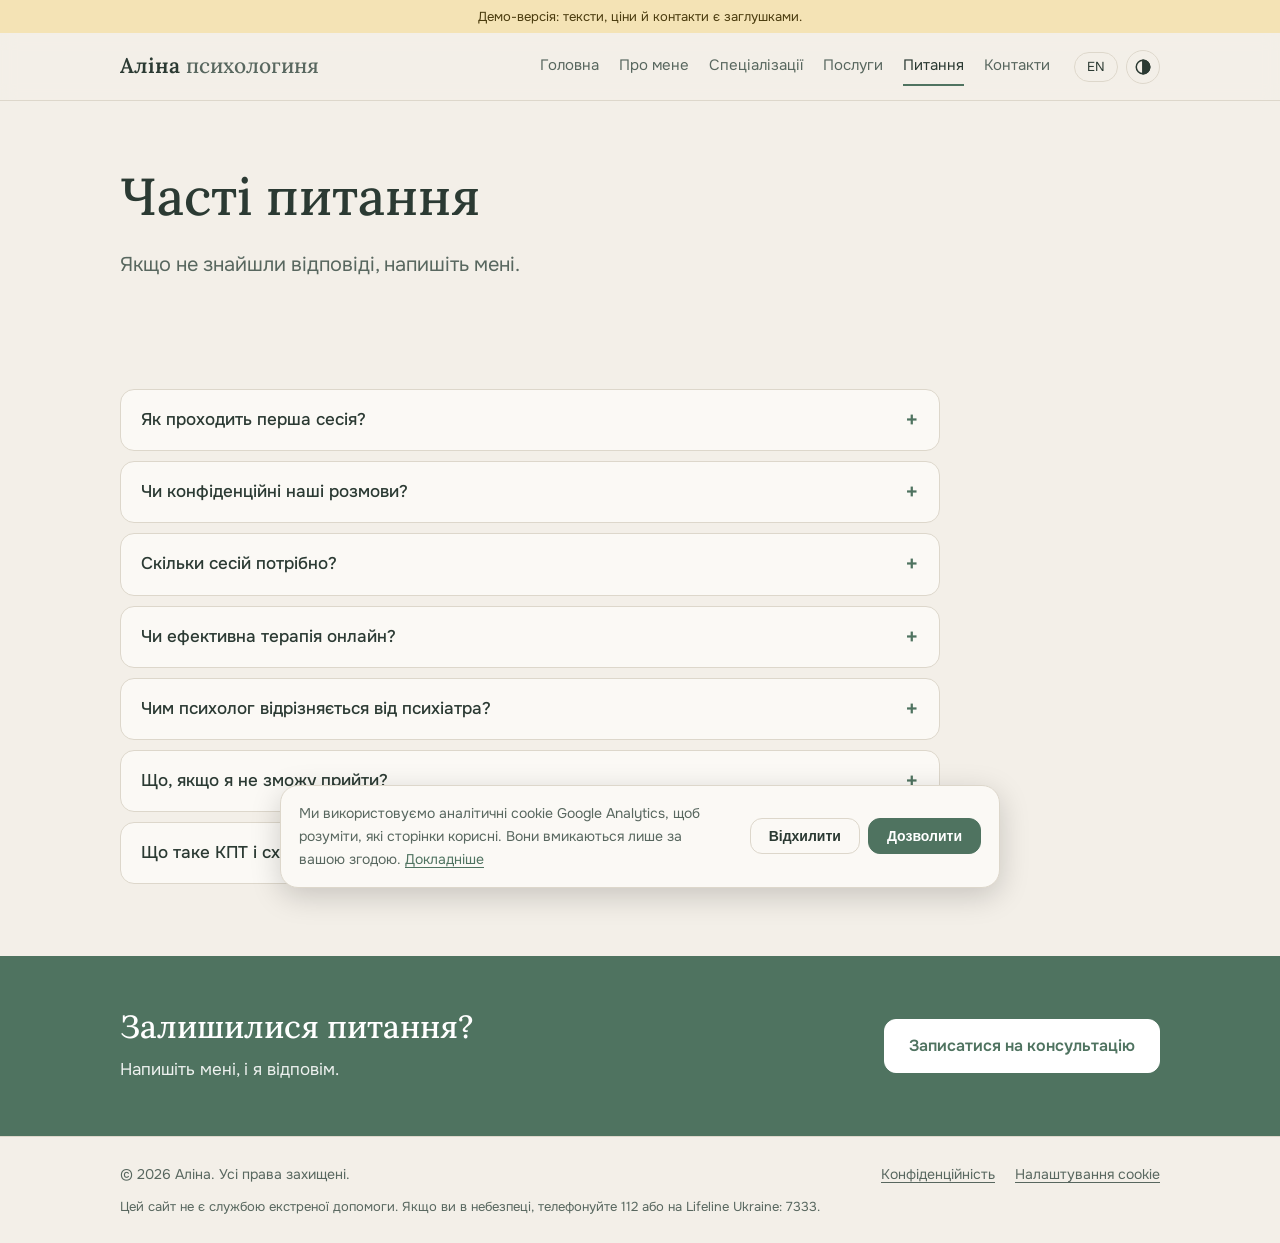
<file: faq/index.html>
<!doctype html>
<html lang="uk">
<head>
<meta charset="utf-8">
<meta name="viewport" content="width=device-width,initial-scale=1,viewport-fit=cover">
<title>Часті питання про психотерапію та консультації</title>
<meta name="description" content="Відповіді на часті питання: як проходить перша сесія, конфіденційність, кількість зустрічей, відмінність психолога від психіатра, онлайн-формат.">
<meta name="robots" content="noindex,nofollow">
<link rel="canonical" href="https://alina-psychologist.github.io/faq/">
<link rel="alternate" hreflang="uk" href="https://alina-psychologist.github.io/faq/">
<link rel="alternate" hreflang="en" href="https://alina-psychologist.github.io/en/faq/">
<link rel="alternate" hreflang="x-default" href="https://alina-psychologist.github.io/faq/">
<meta name="theme-color" content="#F3EFE8" media="(prefers-color-scheme: light)">
<meta name="theme-color" content="#1B211E" media="(prefers-color-scheme: dark)">
<meta name="color-scheme" content="light dark">
<link rel="icon" href="/favicon.svg" type="image/svg+xml">
<link rel="icon" href="/favicon-32.png" sizes="32x32" type="image/png">
<link rel="apple-touch-icon" href="/apple-touch-icon.png">
<link rel="manifest" href="/site.webmanifest">
<meta property="og:type" content="website">
<meta property="og:site_name" content="Аліна · психологиня">
<meta property="og:title" content="Часті питання про психотерапію та консультації">
<meta property="og:description" content="Відповіді на часті питання: як проходить перша сесія, конфіденційність, кількість зустрічей, відмінність психолога від психіатра, онлайн-формат.">
<meta property="og:url" content="https://alina-psychologist.github.io/faq/">
<meta property="og:locale" content="uk_UA">
<meta property="og:locale:alternate" content="en_US">
<meta property="og:image" content="https://alina-psychologist.github.io/og-image.png">
<meta property="og:image:width" content="1200">
<meta property="og:image:height" content="630">
<meta property="og:image:alt" content="Аліна, психологиня онлайн">
<meta name="twitter:card" content="summary_large_image">
<meta name="twitter:title" content="Часті питання про психотерапію та консультації">
<meta name="twitter:description" content="Відповіді на часті питання: як проходить перша сесія, конфіденційність, кількість зустрічей, відмінність психолога від психіатра, онлайн-формат.">
<meta name="twitter:image" content="https://alina-psychologist.github.io/og-image.png">
<link rel="preload" href="/fonts/onest-cyrillic.woff2" as="font" type="font/woff2" crossorigin>
<link rel="preload" href="/fonts/lora-cyrillic.woff2" as="font" type="font/woff2" crossorigin>
<script>(function(){var r=document.documentElement;r.classList.add('js');try{var t=localStorage.getItem('theme');if(t==='dark'||t==='light')r.dataset.theme=t}catch(e){}})()</script>
<style>@font-face{font-family:'Lora';font-style:normal;font-weight:400 700;font-display:swap;src:url(/fonts/lora-cyrillic.woff2) format('woff2');unicode-range:U+0301,U+0400-045F,U+0490-0491,U+04B0-04B1,U+2116}
@font-face{font-family:'Lora';font-style:normal;font-weight:400 700;font-display:swap;src:url(/fonts/lora-latin.woff2) format('woff2');unicode-range:U+0000-00FF,U+0131,U+0152-0153,U+02BB-02BC,U+02C6,U+02DA,U+02DC,U+0304,U+0308,U+0329,U+2000-206F,U+20AC,U+2122,U+2191,U+2193,U+2212,U+2215,U+FEFF,U+FFFD}
@font-face{font-family:'Onest';font-style:normal;font-weight:400 600;font-display:swap;src:url(/fonts/onest-cyrillic.woff2) format('woff2');unicode-range:U+0301,U+0400-045F,U+0490-0491,U+04B0-04B1,U+2116}
@font-face{font-family:'Onest';font-style:normal;font-weight:400 600;font-display:swap;src:url(/fonts/onest-latin.woff2) format('woff2');unicode-range:U+0000-00FF,U+0131,U+0152-0153,U+02BB-02BC,U+02C6,U+02DA,U+02DC,U+0304,U+0308,U+0329,U+2000-206F,U+20AC,U+2122,U+2191,U+2193,U+2212,U+2215,U+FEFF,U+FFFD}

:root{--bg:#F3EFE8;--surface:#FBF9F5;--alt:#EAE5DA;--fg:#2B3A33;--muted:#58675F;--accent:#4F7360;--accent-fg:#FFFFFF;--line:#DDD7CB;--mark:#F4E3B5;--mark-fg:#4A3B0E;--radius:18px;
--display:"Lora",Georgia,"Times New Roman",serif;--body:"Onest",system-ui,-apple-system,"Segoe UI",Roboto,sans-serif}
@media (prefers-color-scheme:dark){:root:not([data-theme="light"]){--bg:#1B211E;--surface:#232B27;--alt:#202824;--fg:#E8EDE7;--muted:#A3B0A8;--accent:#9DBFA9;--accent-fg:#12201A;--line:#33403A;--mark:#4A3F1C;--mark-fg:#F1E2B1;color-scheme:dark}}
:root[data-theme="dark"]{--bg:#1B211E;--surface:#232B27;--alt:#202824;--fg:#E8EDE7;--muted:#A3B0A8;--accent:#9DBFA9;--accent-fg:#12201A;--line:#33403A;--mark:#4A3F1C;--mark-fg:#F1E2B1;color-scheme:dark}
*{box-sizing:border-box}
html{scroll-behavior:smooth;-webkit-text-size-adjust:100%}
@media (prefers-reduced-motion:reduce){html{scroll-behavior:auto}*{transition:none!important;animation:none!important}}
body{margin:0;background:var(--bg);color:var(--fg);font:400 17px/1.65 var(--body);display:flex;flex-direction:column;min-height:100vh}
main{flex:1}
img{max-width:100%;height:auto}
a{color:var(--accent);text-underline-offset:3px}
a:hover{text-decoration-thickness:2px}
:focus-visible{outline:3px solid var(--accent);outline-offset:3px;border-radius:4px}
h1,h2,h3{font-family:var(--display);font-weight:500;line-height:1.2;margin:0 0 .6em;text-wrap:balance}
h1{font-size:clamp(32px,5.2vw,52px)}
h2{font-size:clamp(24px,3.2vw,32px)}
h3{font-size:19px}
p{margin:0 0 1em}
.wrap{max-width:1080px;margin:0 auto;padding-left:max(20px,env(safe-area-inset-left,0px));padding-right:max(20px,env(safe-area-inset-right,0px))}
.skip{position:absolute;left:-999px;top:8px;background:var(--accent);color:var(--accent-fg);padding:8px 14px;border-radius:8px;z-index:100}
.skip:focus{left:12px}
.demo{background:var(--mark);color:var(--mark-fg);text-align:center;font-size:13px;padding:6px 16px}
.ph{background:var(--mark);color:var(--mark-fg);border-radius:4px;padding:0 4px}
/* header */
.site-head{position:sticky;top:0;z-index:20;background:color-mix(in srgb,var(--bg) 92%,transparent);backdrop-filter:blur(8px);border-bottom:1px solid var(--line)}
.head-in{display:flex;align-items:center;gap:12px 24px;padding-block:14px;flex-wrap:wrap}
.logo{font-family:var(--display);font-weight:600;font-size:21px;color:var(--fg);text-decoration:none;margin-right:auto}
.logo span{color:var(--muted);font-weight:500}
.menu{display:flex;gap:4px 20px;flex-wrap:wrap;font-size:15px}
.menu a{color:var(--muted);text-decoration:none;padding:6px 0;border-bottom:2px solid transparent}
.menu a:hover{color:var(--fg)}
.menu a[aria-current="page"]{color:var(--fg);border-bottom-color:var(--accent)}
.tools{display:flex;gap:8px;align-items:center}
.pill,.icon-btn,.burger{font:inherit;font-size:13px;color:var(--fg);background:transparent;border:1px solid var(--line);border-radius:999px;padding:5px 12px;cursor:pointer;text-decoration:none;line-height:1.4}
.pill:hover,.icon-btn:hover,.burger:hover{background:var(--surface)}
.icon-btn{width:34px;height:34px;padding:0;display:grid;place-items:center}
.icon-btn svg{width:18px;height:18px}
.burger{display:none}
@media (max-width:760px){
 .js .burger{display:inline-block}
 .js .menu{display:none;width:100%;order:5;flex-direction:column;gap:0}
 .js .menu.open{display:flex}
 .js .menu a{padding:10px 0;border-bottom:1px solid var(--line)}
}
/* hero */
.hero{padding-block:clamp(36px,7vw,84px)}
.hero-in{display:grid;grid-template-columns:1.3fr 1fr;gap:clamp(24px,5vw,64px);align-items:center}
.hero-in>*,.two>*{min-width:0}
.eyebrow{font-size:13px;letter-spacing:.12em;text-transform:uppercase;color:var(--accent);font-weight:600;margin-bottom:14px}
.lead{font-size:clamp(17px,2vw,20px);color:var(--muted);max-width:56ch}
.actions{display:flex;flex-wrap:wrap;gap:12px;margin-top:28px}
.btn{display:inline-block;background:var(--accent);color:var(--accent-fg);font-weight:600;text-decoration:none;padding:13px 24px;border-radius:12px;font-size:16px;border:1px solid var(--accent)}
.btn:hover{filter:brightness(1.06)}
.btn.ghost{background:transparent;color:var(--fg);border-color:var(--line)}
.btn.ghost:hover{background:var(--surface)}
.chips{list-style:none;display:flex;flex-wrap:wrap;gap:8px;padding:0;margin:28px 0 0}
.chips li{font-size:13px;padding:4px 12px;border-radius:999px;background:var(--surface);border:1px solid var(--line);color:var(--muted)}
.photo{margin:0;aspect-ratio:4/5;max-width:100%;width:100%;background:var(--surface);border:1px solid var(--line);border-radius:999px 999px var(--radius) var(--radius);display:grid;place-items:center;position:relative;overflow:hidden}
.photo-letter{font-family:var(--display);font-size:clamp(80px,12vw,140px);color:var(--accent)}
.photo figcaption{position:absolute;bottom:14px;left:0;right:0;text-align:center;font-size:13px;color:var(--muted)}
.photo img{width:100%;height:100%;object-fit:cover}
@media (max-width:760px){.hero-in{grid-template-columns:1fr}.photo{max-width:300px}}
/* sections */
.page-head{padding-block:clamp(32px,6vw,64px) clamp(8px,2vw,16px)}
.page-head h1{margin-bottom:.4em}
.sec{padding-block:clamp(36px,6vw,72px)}
.sec.alt{background:var(--alt)}
.recognize{list-style:none;padding:0;margin:0;display:grid;grid-template-columns:repeat(auto-fit,minmax(240px,1fr));gap:14px}
.recognize li{padding:18px 20px;background:var(--surface);border:1px solid var(--line);border-radius:var(--radius)}
.cards{display:grid;grid-template-columns:repeat(auto-fit,minmax(220px,1fr));gap:16px}
.cards.three{grid-template-columns:repeat(auto-fit,minmax(250px,1fr))}
.card{display:block;background:var(--surface);border:1px solid var(--line);border-radius:var(--radius);padding:22px;color:var(--fg);text-decoration:none;min-width:0}
a.card:hover{border-color:var(--accent)}
.card p{color:var(--muted);margin:0;font-size:16px}
.price{font-family:var(--display);font-size:24px;color:var(--fg)!important;margin-bottom:.4em!important}
.steps{list-style:none;counter-reset:s;display:grid;grid-template-columns:repeat(auto-fit,minmax(240px,1fr));gap:20px;padding:0;margin:0}
.steps li{counter-increment:s;position:relative;padding-top:48px}
.steps li::before{content:counter(s);position:absolute;top:0;left:0;width:36px;height:36px;border-radius:50%;background:var(--accent);color:var(--accent-fg);display:grid;place-items:center;font-weight:600}
.steps p{color:var(--muted)}
.two{display:grid;grid-template-columns:1fr 1fr;gap:clamp(24px,5vw,64px);align-items:start}
.two.wide-left{grid-template-columns:1.4fr 1fr}
@media (max-width:760px){.two,.two.wide-left{grid-template-columns:1fr}}
.facts{list-style:none;padding:0;margin:0;display:grid;gap:12px}
.facts li{display:flex;flex-direction:column;padding:16px 20px;background:var(--surface);border:1px solid var(--line);border-radius:var(--radius)}
.facts span{color:var(--muted);font-size:15px}
.more{font-weight:600}
.plain{padding-left:1.1em;margin:0 0 1em}
.plain li{margin-bottom:.4em}
.timeline{list-style:none;padding:0;margin:0 0 1em;display:grid;gap:12px}
.timeline li{display:grid;grid-template-columns:90px 1fr;gap:12px;padding-bottom:12px;border-bottom:1px solid var(--line)}
.timeline b{font-weight:600;color:var(--accent)}
.note{font-size:14px;color:var(--muted)}
.stack{display:grid;gap:20px;max-width:820px}
.topic{padding:26px;background:var(--surface);border:1px solid var(--line);border-radius:var(--radius);scroll-margin-top:90px}
.topic p:last-child{margin-bottom:0}
.prose h2{margin-top:1.4em}
.prose h2:first-child{margin-top:0}
.narrow{max-width:760px}
.contact-list{list-style:none;padding:0;margin:0 0 1em;display:grid;gap:10px}
.contact-list li{display:flex;flex-direction:column;padding:14px 18px;background:var(--surface);border:1px solid var(--line);border-radius:14px}
.contact-list span{font-size:13px;color:var(--muted);letter-spacing:.06em;text-transform:uppercase}
.alert{max-width:760px;padding:24px 26px;border:1px solid var(--accent);border-radius:var(--radius);background:var(--surface)}
.alert p{margin:0}
code{font-size:.9em;background:var(--alt);padding:1px 6px;border-radius:5px}
.linklike{font:inherit;color:var(--accent);background:none;border:0;padding:0;cursor:pointer;text-decoration:underline;text-underline-offset:3px}
/* faq */
.faq{display:grid;gap:10px;max-width:820px}
.faq details{background:var(--surface);border:1px solid var(--line);border-radius:14px;scroll-margin-top:90px}
.faq summary{cursor:pointer;list-style:none;padding:16px 20px;font-weight:500;display:flex;justify-content:space-between;gap:16px;align-items:center}
.faq summary::-webkit-details-marker{display:none}
.faq summary::after{content:"+";color:var(--accent);font-size:24px;line-height:1}
.faq details[open] summary::after{content:"\2212"}
.faq details p{padding:0 20px 18px;margin:0;color:var(--muted)}
/* band + footer */
.band{background:var(--accent);color:var(--accent-fg)}
.band-in{display:flex;flex-wrap:wrap;gap:20px 32px;align-items:center;justify-content:space-between;padding-block:clamp(32px,5vw,52px)}
.band h2{margin-bottom:.3em}
.band p{margin:0;opacity:.9}
.band .btn{background:var(--accent-fg);color:var(--accent);border-color:var(--accent-fg)}
.site-foot{border-top:1px solid var(--line);font-size:14px;color:var(--muted)}
.foot-in{display:flex;flex-wrap:wrap;gap:10px 28px;justify-content:space-between;padding-block:26px}
.foot-in p{margin:0}
.foot-links{display:flex;flex-wrap:wrap;gap:6px 20px}
.foot-links a,.foot-links button{color:var(--muted)}
.emerg{flex-basis:100%;font-size:13px}
/* cookie */
.cookie{position:fixed;left:max(12px,env(safe-area-inset-left,0px));right:max(12px,env(safe-area-inset-right,0px));bottom:max(12px,env(safe-area-inset-bottom,0px));z-index:50;max-width:720px;margin:0 auto;background:var(--surface);border:1px solid var(--line);border-radius:var(--radius);padding:16px 18px;box-shadow:0 8px 30px rgba(0,0,0,.18);display:flex;flex-wrap:wrap;gap:12px 18px;align-items:center;font-size:14px}
.cookie[hidden]{display:none}
.cookie p{margin:0;flex:1 1 300px;color:var(--muted)}
.cookie .acts{display:flex;gap:8px}
.cookie .btn{padding:9px 18px;font-size:14px}
</style>
<script type="application/ld+json">{"@context":"https://schema.org","@graph":[{"@type":"WebSite","@id":"https://alina-psychologist.github.io/#website","url":"https://alina-psychologist.github.io/","name":"Аліна · психологиня","inLanguage":["uk","en"]},{"@type":"BreadcrumbList","itemListElement":[{"@type":"ListItem","position":1,"name":"Головна","item":"https://alina-psychologist.github.io/"},{"@type":"ListItem","position":2,"name":"Часті питання","item":"https://alina-psychologist.github.io/faq/"}]},{"@type":"FAQPage","mainEntity":[{"@type":"Question","name":"Як проходить перша сесія?","acceptedAnswer":{"@type":"Answer","text":"Ми знайомимося, я розпитую про те, що вас привело, і про ваші очікування. Ви можете ставити будь-які питання про процес. Наприкінці ми домовляємося, чи продовжувати й у якому форматі."}},{"@type":"Question","name":"Чи конфіденційні наші розмови?","acceptedAnswer":{"@type":"Answer","text":"Так. Я не передаю інформацію про наші зустрічі третім особам. Виняток становлять ситуації, коли є реальна загроза життю й безпеці вам або іншим людям."}},{"@type":"Question","name":"Скільки сесій потрібно?","acceptedAnswer":{"@type":"Answer","text":"Це залежить від запиту. З тривогою чи вигоранням помітні зміни часто з'являються за 8–12 зустрічей, глибша робота зі сценаріями й травмою триває довше. Ми регулярно звіряємо прогрес."}},{"@type":"Question","name":"Чи ефективна терапія онлайн?","acceptedAnswer":{"@type":"Answer","text":"Так. Дослідження показують, що онлайн-формат КПТ працює порівняно з очним. Для зручності потрібні тиха кімната, стабільний зв'язок і навушники."}},{"@type":"Question","name":"Чим психолог відрізняється від психіатра?","acceptedAnswer":{"@type":"Answer","text":"Психолог працює розмовою й практиками, а психіатр лікар, який діагностує та за потреби призначає ліки. Якщо я бачу, що вам потрібен лікар, то кажу про це й допомагаю з направленням."}},{"@type":"Question","name":"Що, якщо я не зможу прийти?","acceptedAnswer":{"@type":"Answer","text":"Повідомте мене щонайпізніше за 24 години, і ми перенесемо зустріч без оплати."}},{"@type":"Question","name":"Що таке КПТ і схема-терапія?","acceptedAnswer":{"@type":"Answer","text":"КПТ працює з думками, емоціями й поведінкою «тут і зараз», а схема-терапія додає роботу з глибшими життєвими сценаріями. Докладніше про це на сторінці «Про мене»."}}]}]}</script>
</head>
<body>
<a class="skip" href="#main">До змісту</a>
<div class="demo">Демо-версія: тексти, ціни й контакти є заглушками.</div>
<header class="site-head"><div class="wrap head-in">
  <a class="logo" href="/">Аліна <span>психологиня</span></a>
  <nav class="menu" id="menu" aria-label="Меню"><a href="/">Головна</a><a href="/about/">Про мене</a><a href="/specializations/">Спеціалізації</a><a href="/services/">Послуги</a><a href="/faq/" aria-current="page">Питання</a><a href="/contacts/">Контакти</a></nav>
  <div class="tools">
    <a class="pill" href="/en/faq/" hreflang="en" lang="en" title="English" data-track="lang_switch" data-label="EN">EN</a>
    <button class="icon-btn" id="theme" type="button" aria-label="Змінити тему" title="Змінити тему"><svg viewBox="0 0 24 24" fill="none" stroke="currentColor" stroke-width="2" stroke-linecap="round" stroke-linejoin="round" aria-hidden="true"><circle cx="12" cy="12" r="9"/><path d="M12 3v18" /><path d="M12 3a9 9 0 0 1 0 18z" fill="currentColor"/></svg></button>
    <button class="burger" id="burger" type="button" aria-controls="menu" aria-expanded="false">Меню</button>
  </div>
</div></header>
<main id="main">
<section class="page-head"><div class="wrap"><h1>Часті питання</h1><p class="lead">Якщо не знайшли відповіді, напишіть мені.</p></div></section><section class="sec"><div class="wrap"><div class="faq"><details id="first-session"><summary>Як проходить перша сесія?</summary><p>Ми знайомимося, я розпитую про те, що вас привело, і про ваші очікування. Ви можете ставити будь-які питання про процес. Наприкінці ми домовляємося, чи продовжувати й у якому форматі.</p></details>
<details id="confidential"><summary>Чи конфіденційні наші розмови?</summary><p>Так. Я не передаю інформацію про наші зустрічі третім особам. Виняток становлять ситуації, коли є реальна загроза життю й безпеці вам або іншим людям.</p></details>
<details id="how-many"><summary>Скільки сесій потрібно?</summary><p>Це залежить від запиту. З тривогою чи вигоранням помітні зміни часто з'являються за 8–12 зустрічей, глибша робота зі сценаріями й травмою триває довше. Ми регулярно звіряємо прогрес.</p></details>
<details id="online"><summary>Чи ефективна терапія онлайн?</summary><p>Так. Дослідження показують, що онлайн-формат КПТ працює порівняно з очним. Для зручності потрібні тиха кімната, стабільний зв'язок і навушники.</p></details>
<details id="difference"><summary>Чим психолог відрізняється від психіатра?</summary><p>Психолог працює розмовою й практиками, а психіатр лікар, який діагностує та за потреби призначає ліки. Якщо я бачу, що вам потрібен лікар, то кажу про це й допомагаю з направленням.</p></details>
<details id="cancel"><summary>Що, якщо я не зможу прийти?</summary><p>Повідомте мене щонайпізніше за 24 години, і ми перенесемо зустріч без оплати.</p></details>
<details id="cbt-schema"><summary>Що таке КПТ і схема-терапія?</summary><p>КПТ працює з думками, емоціями й поведінкою «тут і зараз», а схема-терапія додає роботу з глибшими життєвими сценаріями. Докладніше про це на сторінці «Про мене».</p></details></div></div></section><section class="band"><div class="wrap band-in"><div><h2>Залишилися питання?</h2><p>Напишіть мені, і я відповім.</p></div><a class="btn" href="/contacts/" data-track="cta_click" data-label="band">Записатися на консультацію</a></div></section>
</main>
<footer class="site-foot"><div class="wrap foot-in">
  <p>&copy; 2026 Аліна. Усі права захищені.</p>
  <div class="foot-links"><a href="/privacy/">Конфіденційність</a><button type="button" class="linklike" data-cookie-settings>Налаштування cookie</button></div>
  <p class="emerg">Цей сайт не є службою екстреної допомоги. Якщо ви в небезпеці, телефонуйте 112 або на Lifeline Ukraine: 7333.</p>
</div></footer>
<div class="cookie" id="cookie" role="dialog" aria-live="polite" aria-label="Cookie" hidden>
  <p>Ми використовуємо аналітичні cookie Google Analytics, щоб розуміти, які сторінки корисні. Вони вмикаються лише за вашою згодою. <a href="/privacy/">Докладніше</a></p>
  <div class="acts"><button type="button" class="btn ghost" data-consent="denied">Відхилити</button><button type="button" class="btn" data-consent="granted">Дозволити</button></div>
</div>
<script>
(function(){
var d=document,GA='G-NKZ09KV0WY',KEY='cookie-consent';
window.dataLayer=window.dataLayer||[];
function gtag(){dataLayer.push(arguments)}
gtag('consent','default',{analytics_storage:'denied',ad_storage:'denied',ad_user_data:'denied',ad_personalization:'denied',wait_for_update:500});
function get(k){try{return localStorage.getItem(k)}catch(e){return null}}
function set(k,v){try{localStorage.setItem(k,v)}catch(e){}}
var loaded=false,granted=false;
function track(name,p){if(granted&&loaded)gtag('event',name,p||{})}
function loadGA(){
  if(loaded||!/^G-[A-Z0-9]+$/.test(GA)||false)return;
  loaded=true;
  var s=d.createElement('script');s.async=true;s.src='https://www.googletagmanager.com/gtag/js?id='+GA;d.head.appendChild(s);
  gtag('js',new Date());gtag('config',GA);
}
function dropCookies(){
  var h=location.hostname.split('.');
  d.cookie.split(';').forEach(function(c){
    var n=c.split('=')[0].trim();
    if(n==='_ga'||n.indexOf('_ga_')===0){
      for(var i=0;i<h.length;i++){var dom=h.slice(i).join('.');
        d.cookie=n+'=;expires=Thu, 01 Jan 1970 00:00:00 GMT;path=/;domain='+dom;
        d.cookie=n+'=;expires=Thu, 01 Jan 1970 00:00:00 GMT;path=/;domain=.'+dom}
      d.cookie=n+'=;expires=Thu, 01 Jan 1970 00:00:00 GMT;path=/'}});
}
function apply(v){
  granted=v==='granted';
  gtag('consent','update',{analytics_storage:granted?'granted':'denied'});
  if(granted)loadGA();else dropCookies();
}
var bar=d.getElementById('cookie');
function show(){if(bar)bar.hidden=false}
function choose(v){set(KEY,v);if(bar)bar.hidden=true;apply(v)}
var saved=get(KEY);
if(saved==='granted'||saved==='denied')apply(saved);else show();
d.querySelectorAll('[data-consent]').forEach(function(b){b.addEventListener('click',function(){choose(b.dataset.consent)})});
d.querySelectorAll('[data-cookie-settings]').forEach(function(b){b.addEventListener('click',show)});

/* theme */
var root=d.documentElement;
var tb=d.getElementById('theme');
if(tb)tb.addEventListener('click',function(){
  var cur=root.dataset.theme||(matchMedia('(prefers-color-scheme: dark)').matches?'dark':'light');
  var next=cur==='dark'?'light':'dark';
  root.dataset.theme=next;set('theme',next);track('theme_change',{theme:next});
});

/* mobile menu */
var bg=d.getElementById('burger'),menu=d.getElementById('menu');
if(bg&&menu)bg.addEventListener('click',function(){
  var o=menu.classList.toggle('open');bg.setAttribute('aria-expanded',String(o));
});

/* events */
d.addEventListener('click',function(e){
  var el=e.target.closest('[data-track]');if(!el)return;
  track(el.dataset.track,{label:el.dataset.label||'',link_url:el.getAttribute('href')||'',page_path:location.pathname});
});
d.querySelectorAll('.faq details').forEach(function(x){
  x.addEventListener('toggle',function(){if(x.open)track('faq_open',{question:x.querySelector('summary').textContent.trim(),id:x.id})});
});
if(location.hash){var t=d.querySelector(location.hash.replace(/[^#\w-]/g,''));if(t&&t.tagName==='DETAILS')t.open=true}
var sent={};
function onScroll(){
  var h=d.documentElement.scrollHeight-innerHeight;if(h<=0)return;
  var p=scrollY/h*100;
  [50,90].forEach(function(m){if(p>=m&&!sent[m]){sent[m]=1;track('scroll_depth',{percent:m,page_path:location.pathname})}});
}
addEventListener('scroll',onScroll,{passive:true});
})();
</script>
</body>
</html>
</file>
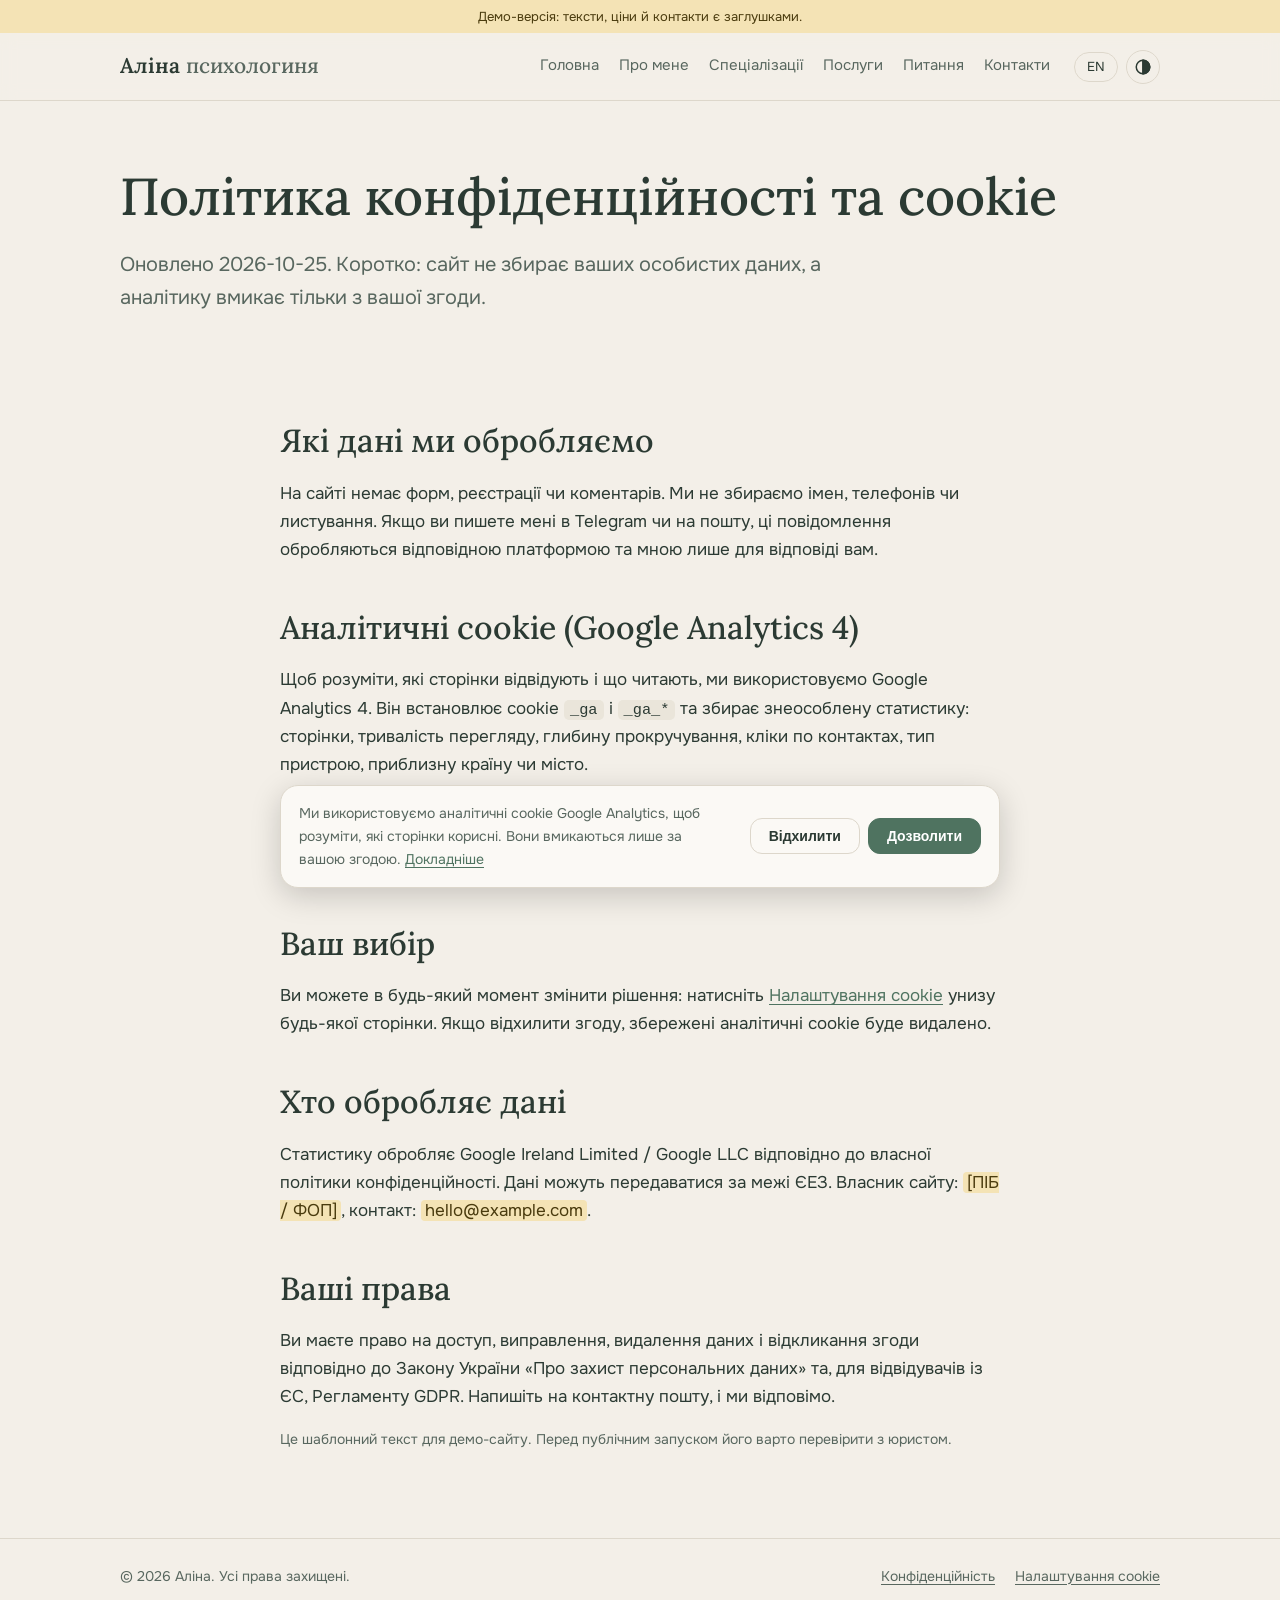
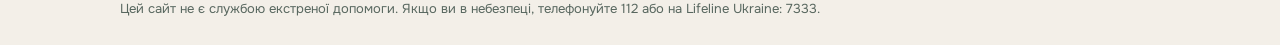
<file: privacy/index.html>
<!doctype html>
<html lang="uk">
<head>
<meta charset="utf-8">
<meta name="viewport" content="width=device-width,initial-scale=1,viewport-fit=cover">
<title>Політика конфіденційності та cookie</title>
<meta name="description" content="Які дані збирає сайт, як працюють аналітичні cookie Google Analytics і як відкликати згоду.">
<meta name="robots" content="noindex,nofollow">
<link rel="canonical" href="https://alina-psychologist.github.io/privacy/">
<link rel="alternate" hreflang="uk" href="https://alina-psychologist.github.io/privacy/">
<link rel="alternate" hreflang="en" href="https://alina-psychologist.github.io/en/privacy/">
<link rel="alternate" hreflang="x-default" href="https://alina-psychologist.github.io/privacy/">
<meta name="theme-color" content="#F3EFE8" media="(prefers-color-scheme: light)">
<meta name="theme-color" content="#1B211E" media="(prefers-color-scheme: dark)">
<meta name="color-scheme" content="light dark">
<link rel="icon" href="/favicon.svg" type="image/svg+xml">
<link rel="icon" href="/favicon-32.png" sizes="32x32" type="image/png">
<link rel="apple-touch-icon" href="/apple-touch-icon.png">
<link rel="manifest" href="/site.webmanifest">
<meta property="og:type" content="website">
<meta property="og:site_name" content="Аліна · психологиня">
<meta property="og:title" content="Політика конфіденційності та cookie">
<meta property="og:description" content="Які дані збирає сайт, як працюють аналітичні cookie Google Analytics і як відкликати згоду.">
<meta property="og:url" content="https://alina-psychologist.github.io/privacy/">
<meta property="og:locale" content="uk_UA">
<meta property="og:locale:alternate" content="en_US">
<meta property="og:image" content="https://alina-psychologist.github.io/og-image.png">
<meta property="og:image:width" content="1200">
<meta property="og:image:height" content="630">
<meta property="og:image:alt" content="Аліна, психологиня онлайн">
<meta name="twitter:card" content="summary_large_image">
<meta name="twitter:title" content="Політика конфіденційності та cookie">
<meta name="twitter:description" content="Які дані збирає сайт, як працюють аналітичні cookie Google Analytics і як відкликати згоду.">
<meta name="twitter:image" content="https://alina-psychologist.github.io/og-image.png">
<link rel="preload" href="/fonts/onest-cyrillic.woff2" as="font" type="font/woff2" crossorigin>
<link rel="preload" href="/fonts/lora-cyrillic.woff2" as="font" type="font/woff2" crossorigin>
<script>(function(){var r=document.documentElement;r.classList.add('js');try{var t=localStorage.getItem('theme');if(t==='dark'||t==='light')r.dataset.theme=t}catch(e){}})()</script>
<style>@font-face{font-family:'Lora';font-style:normal;font-weight:400 700;font-display:swap;src:url(/fonts/lora-cyrillic.woff2) format('woff2');unicode-range:U+0301,U+0400-045F,U+0490-0491,U+04B0-04B1,U+2116}
@font-face{font-family:'Lora';font-style:normal;font-weight:400 700;font-display:swap;src:url(/fonts/lora-latin.woff2) format('woff2');unicode-range:U+0000-00FF,U+0131,U+0152-0153,U+02BB-02BC,U+02C6,U+02DA,U+02DC,U+0304,U+0308,U+0329,U+2000-206F,U+20AC,U+2122,U+2191,U+2193,U+2212,U+2215,U+FEFF,U+FFFD}
@font-face{font-family:'Onest';font-style:normal;font-weight:400 600;font-display:swap;src:url(/fonts/onest-cyrillic.woff2) format('woff2');unicode-range:U+0301,U+0400-045F,U+0490-0491,U+04B0-04B1,U+2116}
@font-face{font-family:'Onest';font-style:normal;font-weight:400 600;font-display:swap;src:url(/fonts/onest-latin.woff2) format('woff2');unicode-range:U+0000-00FF,U+0131,U+0152-0153,U+02BB-02BC,U+02C6,U+02DA,U+02DC,U+0304,U+0308,U+0329,U+2000-206F,U+20AC,U+2122,U+2191,U+2193,U+2212,U+2215,U+FEFF,U+FFFD}

:root{--bg:#F3EFE8;--surface:#FBF9F5;--alt:#EAE5DA;--fg:#2B3A33;--muted:#58675F;--accent:#4F7360;--accent-fg:#FFFFFF;--line:#DDD7CB;--mark:#F4E3B5;--mark-fg:#4A3B0E;--radius:18px;
--display:"Lora",Georgia,"Times New Roman",serif;--body:"Onest",system-ui,-apple-system,"Segoe UI",Roboto,sans-serif}
@media (prefers-color-scheme:dark){:root:not([data-theme="light"]){--bg:#1B211E;--surface:#232B27;--alt:#202824;--fg:#E8EDE7;--muted:#A3B0A8;--accent:#9DBFA9;--accent-fg:#12201A;--line:#33403A;--mark:#4A3F1C;--mark-fg:#F1E2B1;color-scheme:dark}}
:root[data-theme="dark"]{--bg:#1B211E;--surface:#232B27;--alt:#202824;--fg:#E8EDE7;--muted:#A3B0A8;--accent:#9DBFA9;--accent-fg:#12201A;--line:#33403A;--mark:#4A3F1C;--mark-fg:#F1E2B1;color-scheme:dark}
*{box-sizing:border-box}
html{scroll-behavior:smooth;-webkit-text-size-adjust:100%}
@media (prefers-reduced-motion:reduce){html{scroll-behavior:auto}*{transition:none!important;animation:none!important}}
body{margin:0;background:var(--bg);color:var(--fg);font:400 17px/1.65 var(--body);display:flex;flex-direction:column;min-height:100vh}
main{flex:1}
img{max-width:100%;height:auto}
a{color:var(--accent);text-underline-offset:3px}
a:hover{text-decoration-thickness:2px}
:focus-visible{outline:3px solid var(--accent);outline-offset:3px;border-radius:4px}
h1,h2,h3{font-family:var(--display);font-weight:500;line-height:1.2;margin:0 0 .6em;text-wrap:balance}
h1{font-size:clamp(32px,5.2vw,52px)}
h2{font-size:clamp(24px,3.2vw,32px)}
h3{font-size:19px}
p{margin:0 0 1em}
.wrap{max-width:1080px;margin:0 auto;padding-left:max(20px,env(safe-area-inset-left,0px));padding-right:max(20px,env(safe-area-inset-right,0px))}
.skip{position:absolute;left:-999px;top:8px;background:var(--accent);color:var(--accent-fg);padding:8px 14px;border-radius:8px;z-index:100}
.skip:focus{left:12px}
.demo{background:var(--mark);color:var(--mark-fg);text-align:center;font-size:13px;padding:6px 16px}
.ph{background:var(--mark);color:var(--mark-fg);border-radius:4px;padding:0 4px}
/* header */
.site-head{position:sticky;top:0;z-index:20;background:color-mix(in srgb,var(--bg) 92%,transparent);backdrop-filter:blur(8px);border-bottom:1px solid var(--line)}
.head-in{display:flex;align-items:center;gap:12px 24px;padding-block:14px;flex-wrap:wrap}
.logo{font-family:var(--display);font-weight:600;font-size:21px;color:var(--fg);text-decoration:none;margin-right:auto}
.logo span{color:var(--muted);font-weight:500}
.menu{display:flex;gap:4px 20px;flex-wrap:wrap;font-size:15px}
.menu a{color:var(--muted);text-decoration:none;padding:6px 0;border-bottom:2px solid transparent}
.menu a:hover{color:var(--fg)}
.menu a[aria-current="page"]{color:var(--fg);border-bottom-color:var(--accent)}
.tools{display:flex;gap:8px;align-items:center}
.pill,.icon-btn,.burger{font:inherit;font-size:13px;color:var(--fg);background:transparent;border:1px solid var(--line);border-radius:999px;padding:5px 12px;cursor:pointer;text-decoration:none;line-height:1.4}
.pill:hover,.icon-btn:hover,.burger:hover{background:var(--surface)}
.icon-btn{width:34px;height:34px;padding:0;display:grid;place-items:center}
.icon-btn svg{width:18px;height:18px}
.burger{display:none}
@media (max-width:760px){
 .js .burger{display:inline-block}
 .js .menu{display:none;width:100%;order:5;flex-direction:column;gap:0}
 .js .menu.open{display:flex}
 .js .menu a{padding:10px 0;border-bottom:1px solid var(--line)}
}
/* hero */
.hero{padding-block:clamp(36px,7vw,84px)}
.hero-in{display:grid;grid-template-columns:1.3fr 1fr;gap:clamp(24px,5vw,64px);align-items:center}
.hero-in>*,.two>*{min-width:0}
.eyebrow{font-size:13px;letter-spacing:.12em;text-transform:uppercase;color:var(--accent);font-weight:600;margin-bottom:14px}
.lead{font-size:clamp(17px,2vw,20px);color:var(--muted);max-width:56ch}
.actions{display:flex;flex-wrap:wrap;gap:12px;margin-top:28px}
.btn{display:inline-block;background:var(--accent);color:var(--accent-fg);font-weight:600;text-decoration:none;padding:13px 24px;border-radius:12px;font-size:16px;border:1px solid var(--accent)}
.btn:hover{filter:brightness(1.06)}
.btn.ghost{background:transparent;color:var(--fg);border-color:var(--line)}
.btn.ghost:hover{background:var(--surface)}
.chips{list-style:none;display:flex;flex-wrap:wrap;gap:8px;padding:0;margin:28px 0 0}
.chips li{font-size:13px;padding:4px 12px;border-radius:999px;background:var(--surface);border:1px solid var(--line);color:var(--muted)}
.photo{margin:0;aspect-ratio:4/5;max-width:100%;width:100%;background:var(--surface);border:1px solid var(--line);border-radius:999px 999px var(--radius) var(--radius);display:grid;place-items:center;position:relative;overflow:hidden}
.photo-letter{font-family:var(--display);font-size:clamp(80px,12vw,140px);color:var(--accent)}
.photo figcaption{position:absolute;bottom:14px;left:0;right:0;text-align:center;font-size:13px;color:var(--muted)}
.photo img{width:100%;height:100%;object-fit:cover}
@media (max-width:760px){.hero-in{grid-template-columns:1fr}.photo{max-width:300px}}
/* sections */
.page-head{padding-block:clamp(32px,6vw,64px) clamp(8px,2vw,16px)}
.page-head h1{margin-bottom:.4em}
.sec{padding-block:clamp(36px,6vw,72px)}
.sec.alt{background:var(--alt)}
.recognize{list-style:none;padding:0;margin:0;display:grid;grid-template-columns:repeat(auto-fit,minmax(240px,1fr));gap:14px}
.recognize li{padding:18px 20px;background:var(--surface);border:1px solid var(--line);border-radius:var(--radius)}
.cards{display:grid;grid-template-columns:repeat(auto-fit,minmax(220px,1fr));gap:16px}
.cards.three{grid-template-columns:repeat(auto-fit,minmax(250px,1fr))}
.card{display:block;background:var(--surface);border:1px solid var(--line);border-radius:var(--radius);padding:22px;color:var(--fg);text-decoration:none;min-width:0}
a.card:hover{border-color:var(--accent)}
.card p{color:var(--muted);margin:0;font-size:16px}
.price{font-family:var(--display);font-size:24px;color:var(--fg)!important;margin-bottom:.4em!important}
.steps{list-style:none;counter-reset:s;display:grid;grid-template-columns:repeat(auto-fit,minmax(240px,1fr));gap:20px;padding:0;margin:0}
.steps li{counter-increment:s;position:relative;padding-top:48px}
.steps li::before{content:counter(s);position:absolute;top:0;left:0;width:36px;height:36px;border-radius:50%;background:var(--accent);color:var(--accent-fg);display:grid;place-items:center;font-weight:600}
.steps p{color:var(--muted)}
.two{display:grid;grid-template-columns:1fr 1fr;gap:clamp(24px,5vw,64px);align-items:start}
.two.wide-left{grid-template-columns:1.4fr 1fr}
@media (max-width:760px){.two,.two.wide-left{grid-template-columns:1fr}}
.facts{list-style:none;padding:0;margin:0;display:grid;gap:12px}
.facts li{display:flex;flex-direction:column;padding:16px 20px;background:var(--surface);border:1px solid var(--line);border-radius:var(--radius)}
.facts span{color:var(--muted);font-size:15px}
.more{font-weight:600}
.plain{padding-left:1.1em;margin:0 0 1em}
.plain li{margin-bottom:.4em}
.timeline{list-style:none;padding:0;margin:0 0 1em;display:grid;gap:12px}
.timeline li{display:grid;grid-template-columns:90px 1fr;gap:12px;padding-bottom:12px;border-bottom:1px solid var(--line)}
.timeline b{font-weight:600;color:var(--accent)}
.note{font-size:14px;color:var(--muted)}
.stack{display:grid;gap:20px;max-width:820px}
.topic{padding:26px;background:var(--surface);border:1px solid var(--line);border-radius:var(--radius);scroll-margin-top:90px}
.topic p:last-child{margin-bottom:0}
.prose h2{margin-top:1.4em}
.prose h2:first-child{margin-top:0}
.narrow{max-width:760px}
.contact-list{list-style:none;padding:0;margin:0 0 1em;display:grid;gap:10px}
.contact-list li{display:flex;flex-direction:column;padding:14px 18px;background:var(--surface);border:1px solid var(--line);border-radius:14px}
.contact-list span{font-size:13px;color:var(--muted);letter-spacing:.06em;text-transform:uppercase}
.alert{max-width:760px;padding:24px 26px;border:1px solid var(--accent);border-radius:var(--radius);background:var(--surface)}
.alert p{margin:0}
code{font-size:.9em;background:var(--alt);padding:1px 6px;border-radius:5px}
.linklike{font:inherit;color:var(--accent);background:none;border:0;padding:0;cursor:pointer;text-decoration:underline;text-underline-offset:3px}
/* faq */
.faq{display:grid;gap:10px;max-width:820px}
.faq details{background:var(--surface);border:1px solid var(--line);border-radius:14px;scroll-margin-top:90px}
.faq summary{cursor:pointer;list-style:none;padding:16px 20px;font-weight:500;display:flex;justify-content:space-between;gap:16px;align-items:center}
.faq summary::-webkit-details-marker{display:none}
.faq summary::after{content:"+";color:var(--accent);font-size:24px;line-height:1}
.faq details[open] summary::after{content:"\2212"}
.faq details p{padding:0 20px 18px;margin:0;color:var(--muted)}
/* band + footer */
.band{background:var(--accent);color:var(--accent-fg)}
.band-in{display:flex;flex-wrap:wrap;gap:20px 32px;align-items:center;justify-content:space-between;padding-block:clamp(32px,5vw,52px)}
.band h2{margin-bottom:.3em}
.band p{margin:0;opacity:.9}
.band .btn{background:var(--accent-fg);color:var(--accent);border-color:var(--accent-fg)}
.site-foot{border-top:1px solid var(--line);font-size:14px;color:var(--muted)}
.foot-in{display:flex;flex-wrap:wrap;gap:10px 28px;justify-content:space-between;padding-block:26px}
.foot-in p{margin:0}
.foot-links{display:flex;flex-wrap:wrap;gap:6px 20px}
.foot-links a,.foot-links button{color:var(--muted)}
.emerg{flex-basis:100%;font-size:13px}
/* cookie */
.cookie{position:fixed;left:max(12px,env(safe-area-inset-left,0px));right:max(12px,env(safe-area-inset-right,0px));bottom:max(12px,env(safe-area-inset-bottom,0px));z-index:50;max-width:720px;margin:0 auto;background:var(--surface);border:1px solid var(--line);border-radius:var(--radius);padding:16px 18px;box-shadow:0 8px 30px rgba(0,0,0,.18);display:flex;flex-wrap:wrap;gap:12px 18px;align-items:center;font-size:14px}
.cookie[hidden]{display:none}
.cookie p{margin:0;flex:1 1 300px;color:var(--muted)}
.cookie .acts{display:flex;gap:8px}
.cookie .btn{padding:9px 18px;font-size:14px}
</style>
<script type="application/ld+json">{"@context":"https://schema.org","@graph":[{"@type":"WebSite","@id":"https://alina-psychologist.github.io/#website","url":"https://alina-psychologist.github.io/","name":"Аліна · психологиня","inLanguage":["uk","en"]},{"@type":"BreadcrumbList","itemListElement":[{"@type":"ListItem","position":1,"name":"Головна","item":"https://alina-psychologist.github.io/"},{"@type":"ListItem","position":2,"name":"Політика конфіденційності та cookie","item":"https://alina-psychologist.github.io/privacy/"}]}]}</script>
</head>
<body>
<a class="skip" href="#main">До змісту</a>
<div class="demo">Демо-версія: тексти, ціни й контакти є заглушками.</div>
<header class="site-head"><div class="wrap head-in">
  <a class="logo" href="/">Аліна <span>психологиня</span></a>
  <nav class="menu" id="menu" aria-label="Меню"><a href="/">Головна</a><a href="/about/">Про мене</a><a href="/specializations/">Спеціалізації</a><a href="/services/">Послуги</a><a href="/faq/">Питання</a><a href="/contacts/">Контакти</a></nav>
  <div class="tools">
    <a class="pill" href="/en/privacy/" hreflang="en" lang="en" title="English" data-track="lang_switch" data-label="EN">EN</a>
    <button class="icon-btn" id="theme" type="button" aria-label="Змінити тему" title="Змінити тему"><svg viewBox="0 0 24 24" fill="none" stroke="currentColor" stroke-width="2" stroke-linecap="round" stroke-linejoin="round" aria-hidden="true"><circle cx="12" cy="12" r="9"/><path d="M12 3v18" /><path d="M12 3a9 9 0 0 1 0 18z" fill="currentColor"/></svg></button>
    <button class="burger" id="burger" type="button" aria-controls="menu" aria-expanded="false">Меню</button>
  </div>
</div></header>
<main id="main">
<section class="page-head"><div class="wrap"><h1>Політика конфіденційності та cookie</h1><p class="lead">Оновлено 2026-10-25. Коротко: сайт не збирає ваших особистих даних, а аналітику вмикає тільки з вашої згоди.</p></div></section>
<section class="sec"><div class="wrap prose narrow">
  <h2>Які дані ми обробляємо</h2>
  <p>На сайті немає форм, реєстрації чи коментарів. Ми не збираємо імен, телефонів чи листування. Якщо ви пишете мені в Telegram чи на пошту, ці повідомлення обробляються відповідною платформою та мною лише для відповіді вам.</p>
  <h2>Аналітичні cookie (Google Analytics 4)</h2>
  <p>Щоб розуміти, які сторінки відвідують і що читають, ми використовуємо Google Analytics 4. Він встановлює cookie <code>_ga</code> і <code>_ga_*</code> та збирає знеособлену статистику: сторінки, тривалість перегляду, глибину прокручування, кліки по контактах, тип пристрою, приблизну країну чи місто.</p>
  <p>Ці cookie вмикаються <b>тільки після вашої згоди</b> у банері. До цього Google Analytics не завантажується, а аналітичне зберігання заборонено (Google Consent Mode v2). Рекламні cookie та персоналізація не використовуються.</p>
  <h2>Ваш вибір</h2>
  <p>Ви можете в будь-який момент змінити рішення: натисніть <button type="button" class="linklike" data-cookie-settings>Налаштування cookie</button> унизу будь-якої сторінки. Якщо відхилити згоду, збережені аналітичні cookie буде видалено.</p>
  <h2>Хто обробляє дані</h2>
  <p>Статистику обробляє Google Ireland Limited / Google LLC відповідно до власної політики конфіденційності. Дані можуть передаватися за межі ЄЕЗ. Власник сайту: <mark class="ph">[ПІБ / ФОП]</mark>, контакт: <mark class="ph">hello@example.com</mark>.</p>
  <h2>Ваші права</h2>
  <p>Ви маєте право на доступ, виправлення, видалення даних і відкликання згоди відповідно до Закону України «Про захист персональних даних» та, для відвідувачів із ЄС, Регламенту GDPR. Напишіть на контактну пошту, і ми відповімо.</p>
  <p class="note">Це шаблонний текст для демо-сайту. Перед публічним запуском його варто перевірити з юристом.</p>
</div></section>

</main>
<footer class="site-foot"><div class="wrap foot-in">
  <p>&copy; 2026 Аліна. Усі права захищені.</p>
  <div class="foot-links"><a href="/privacy/">Конфіденційність</a><button type="button" class="linklike" data-cookie-settings>Налаштування cookie</button></div>
  <p class="emerg">Цей сайт не є службою екстреної допомоги. Якщо ви в небезпеці, телефонуйте 112 або на Lifeline Ukraine: 7333.</p>
</div></footer>
<div class="cookie" id="cookie" role="dialog" aria-live="polite" aria-label="Cookie" hidden>
  <p>Ми використовуємо аналітичні cookie Google Analytics, щоб розуміти, які сторінки корисні. Вони вмикаються лише за вашою згодою. <a href="/privacy/">Докладніше</a></p>
  <div class="acts"><button type="button" class="btn ghost" data-consent="denied">Відхилити</button><button type="button" class="btn" data-consent="granted">Дозволити</button></div>
</div>
<script>
(function(){
var d=document,GA='G-NKZ09KV0WY',KEY='cookie-consent';
window.dataLayer=window.dataLayer||[];
function gtag(){dataLayer.push(arguments)}
gtag('consent','default',{analytics_storage:'denied',ad_storage:'denied',ad_user_data:'denied',ad_personalization:'denied',wait_for_update:500});
function get(k){try{return localStorage.getItem(k)}catch(e){return null}}
function set(k,v){try{localStorage.setItem(k,v)}catch(e){}}
var loaded=false,granted=false;
function track(name,p){if(granted&&loaded)gtag('event',name,p||{})}
function loadGA(){
  if(loaded||!/^G-[A-Z0-9]+$/.test(GA)||false)return;
  loaded=true;
  var s=d.createElement('script');s.async=true;s.src='https://www.googletagmanager.com/gtag/js?id='+GA;d.head.appendChild(s);
  gtag('js',new Date());gtag('config',GA);
}
function dropCookies(){
  var h=location.hostname.split('.');
  d.cookie.split(';').forEach(function(c){
    var n=c.split('=')[0].trim();
    if(n==='_ga'||n.indexOf('_ga_')===0){
      for(var i=0;i<h.length;i++){var dom=h.slice(i).join('.');
        d.cookie=n+'=;expires=Thu, 01 Jan 1970 00:00:00 GMT;path=/;domain='+dom;
        d.cookie=n+'=;expires=Thu, 01 Jan 1970 00:00:00 GMT;path=/;domain=.'+dom}
      d.cookie=n+'=;expires=Thu, 01 Jan 1970 00:00:00 GMT;path=/'}});
}
function apply(v){
  granted=v==='granted';
  gtag('consent','update',{analytics_storage:granted?'granted':'denied'});
  if(granted)loadGA();else dropCookies();
}
var bar=d.getElementById('cookie');
function show(){if(bar)bar.hidden=false}
function choose(v){set(KEY,v);if(bar)bar.hidden=true;apply(v)}
var saved=get(KEY);
if(saved==='granted'||saved==='denied')apply(saved);else show();
d.querySelectorAll('[data-consent]').forEach(function(b){b.addEventListener('click',function(){choose(b.dataset.consent)})});
d.querySelectorAll('[data-cookie-settings]').forEach(function(b){b.addEventListener('click',show)});

/* theme */
var root=d.documentElement;
var tb=d.getElementById('theme');
if(tb)tb.addEventListener('click',function(){
  var cur=root.dataset.theme||(matchMedia('(prefers-color-scheme: dark)').matches?'dark':'light');
  var next=cur==='dark'?'light':'dark';
  root.dataset.theme=next;set('theme',next);track('theme_change',{theme:next});
});

/* mobile menu */
var bg=d.getElementById('burger'),menu=d.getElementById('menu');
if(bg&&menu)bg.addEventListener('click',function(){
  var o=menu.classList.toggle('open');bg.setAttribute('aria-expanded',String(o));
});

/* events */
d.addEventListener('click',function(e){
  var el=e.target.closest('[data-track]');if(!el)return;
  track(el.dataset.track,{label:el.dataset.label||'',link_url:el.getAttribute('href')||'',page_path:location.pathname});
});
d.querySelectorAll('.faq details').forEach(function(x){
  x.addEventListener('toggle',function(){if(x.open)track('faq_open',{question:x.querySelector('summary').textContent.trim(),id:x.id})});
});
if(location.hash){var t=d.querySelector(location.hash.replace(/[^#\w-]/g,''));if(t&&t.tagName==='DETAILS')t.open=true}
var sent={};
function onScroll(){
  var h=d.documentElement.scrollHeight-innerHeight;if(h<=0)return;
  var p=scrollY/h*100;
  [50,90].forEach(function(m){if(p>=m&&!sent[m]){sent[m]=1;track('scroll_depth',{percent:m,page_path:location.pathname})}});
}
addEventListener('scroll',onScroll,{passive:true});
})();
</script>
</body>
</html>
</file>
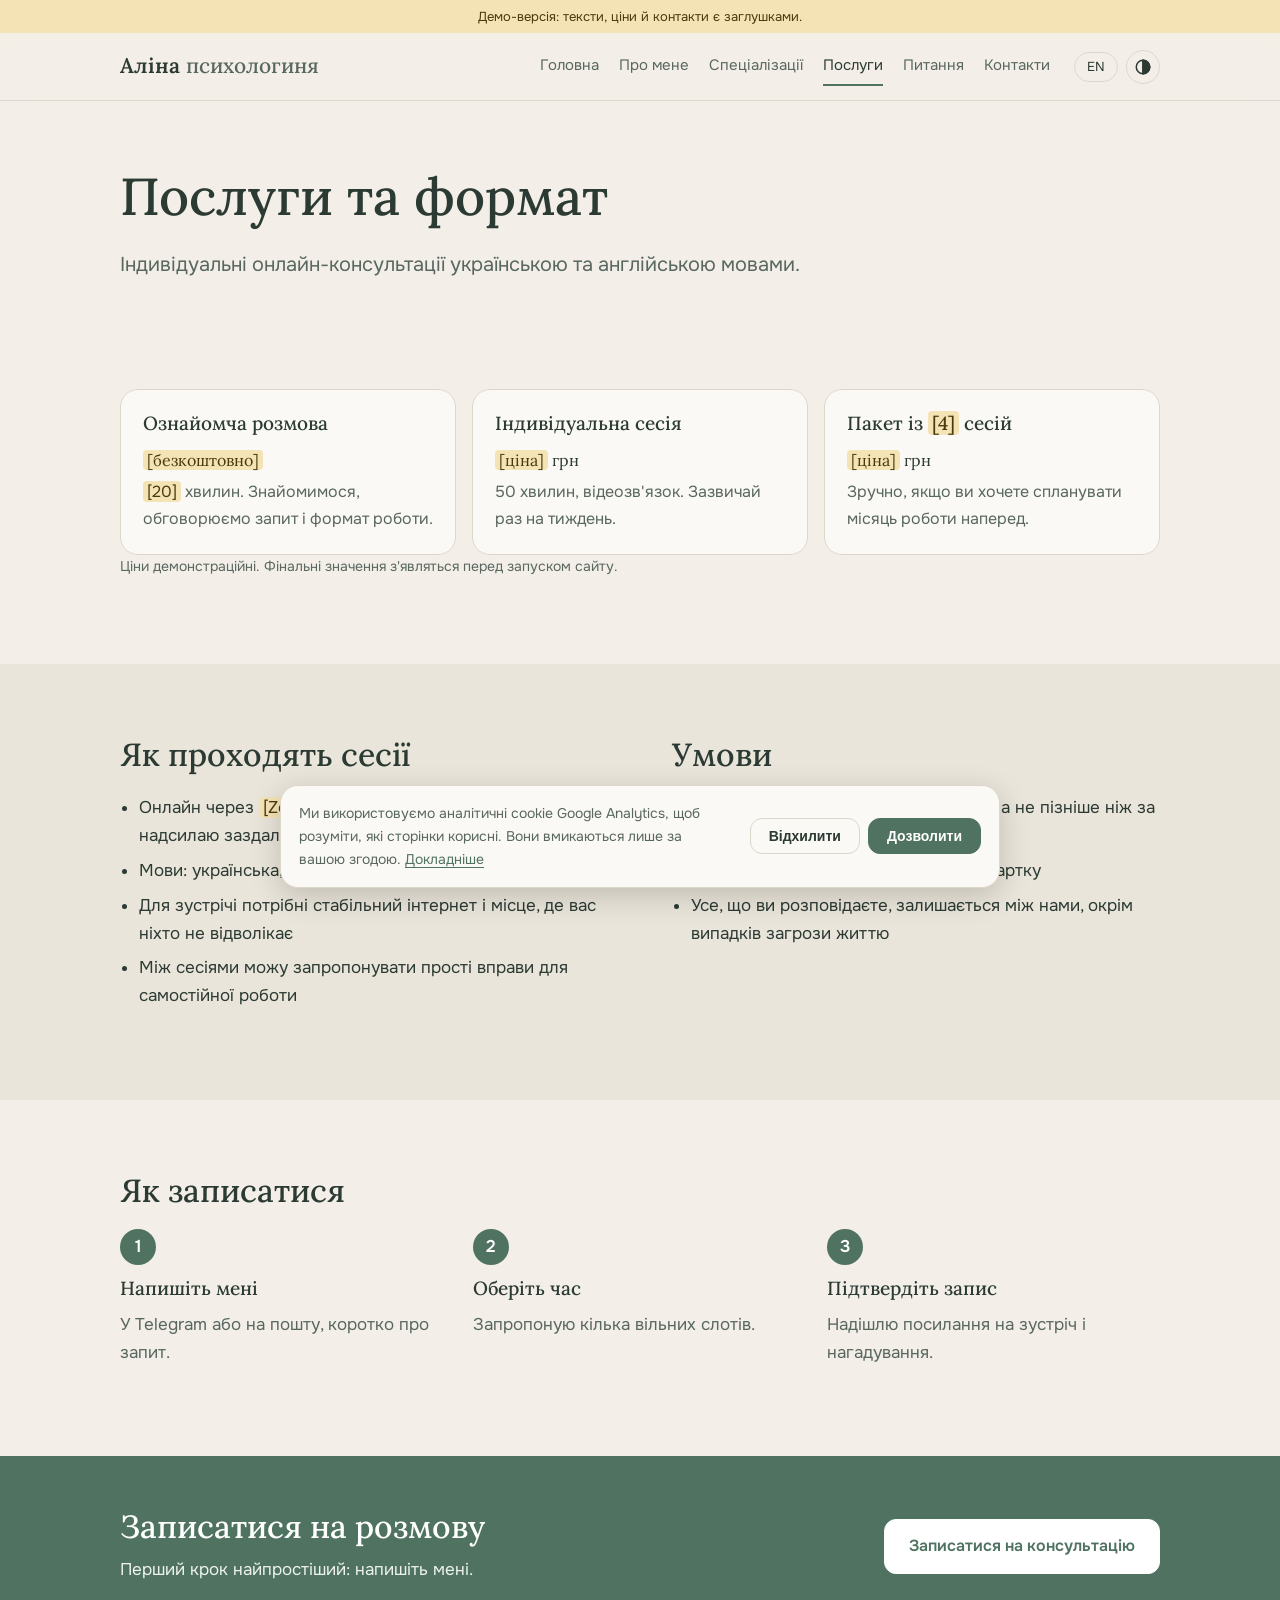
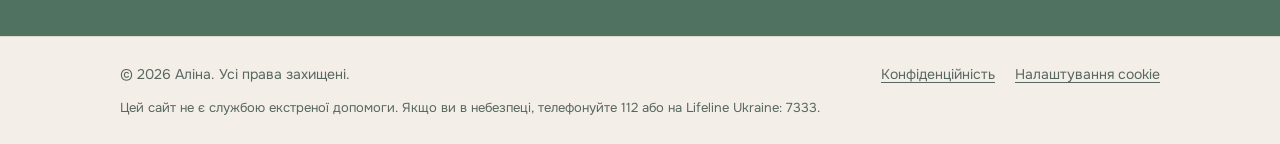
<file: services/index.html>
<!doctype html>
<html lang="uk">
<head>
<meta charset="utf-8">
<meta name="viewport" content="width=device-width,initial-scale=1,viewport-fit=cover">
<title>Послуги та вартість: онлайн-консультації психолога</title>
<meta name="description" content="Формат, тривалість і вартість онлайн-консультацій психологині Аліни. Індивідуальні сесії, ознайомча розмова, правила скасування.">
<meta name="robots" content="noindex,nofollow">
<link rel="canonical" href="https://alina-psychologist.github.io/services/">
<link rel="alternate" hreflang="uk" href="https://alina-psychologist.github.io/services/">
<link rel="alternate" hreflang="en" href="https://alina-psychologist.github.io/en/services/">
<link rel="alternate" hreflang="x-default" href="https://alina-psychologist.github.io/services/">
<meta name="theme-color" content="#F3EFE8" media="(prefers-color-scheme: light)">
<meta name="theme-color" content="#1B211E" media="(prefers-color-scheme: dark)">
<meta name="color-scheme" content="light dark">
<link rel="icon" href="/favicon.svg" type="image/svg+xml">
<link rel="icon" href="/favicon-32.png" sizes="32x32" type="image/png">
<link rel="apple-touch-icon" href="/apple-touch-icon.png">
<link rel="manifest" href="/site.webmanifest">
<meta property="og:type" content="website">
<meta property="og:site_name" content="Аліна · психологиня">
<meta property="og:title" content="Послуги та вартість: онлайн-консультації психолога">
<meta property="og:description" content="Формат, тривалість і вартість онлайн-консультацій психологині Аліни. Індивідуальні сесії, ознайомча розмова, правила скасування.">
<meta property="og:url" content="https://alina-psychologist.github.io/services/">
<meta property="og:locale" content="uk_UA">
<meta property="og:locale:alternate" content="en_US">
<meta property="og:image" content="https://alina-psychologist.github.io/og-image.png">
<meta property="og:image:width" content="1200">
<meta property="og:image:height" content="630">
<meta property="og:image:alt" content="Аліна, психологиня онлайн">
<meta name="twitter:card" content="summary_large_image">
<meta name="twitter:title" content="Послуги та вартість: онлайн-консультації психолога">
<meta name="twitter:description" content="Формат, тривалість і вартість онлайн-консультацій психологині Аліни. Індивідуальні сесії, ознайомча розмова, правила скасування.">
<meta name="twitter:image" content="https://alina-psychologist.github.io/og-image.png">
<link rel="preload" href="/fonts/onest-cyrillic.woff2" as="font" type="font/woff2" crossorigin>
<link rel="preload" href="/fonts/lora-cyrillic.woff2" as="font" type="font/woff2" crossorigin>
<script>(function(){var r=document.documentElement;r.classList.add('js');try{var t=localStorage.getItem('theme');if(t==='dark'||t==='light')r.dataset.theme=t}catch(e){}})()</script>
<style>@font-face{font-family:'Lora';font-style:normal;font-weight:400 700;font-display:swap;src:url(/fonts/lora-cyrillic.woff2) format('woff2');unicode-range:U+0301,U+0400-045F,U+0490-0491,U+04B0-04B1,U+2116}
@font-face{font-family:'Lora';font-style:normal;font-weight:400 700;font-display:swap;src:url(/fonts/lora-latin.woff2) format('woff2');unicode-range:U+0000-00FF,U+0131,U+0152-0153,U+02BB-02BC,U+02C6,U+02DA,U+02DC,U+0304,U+0308,U+0329,U+2000-206F,U+20AC,U+2122,U+2191,U+2193,U+2212,U+2215,U+FEFF,U+FFFD}
@font-face{font-family:'Onest';font-style:normal;font-weight:400 600;font-display:swap;src:url(/fonts/onest-cyrillic.woff2) format('woff2');unicode-range:U+0301,U+0400-045F,U+0490-0491,U+04B0-04B1,U+2116}
@font-face{font-family:'Onest';font-style:normal;font-weight:400 600;font-display:swap;src:url(/fonts/onest-latin.woff2) format('woff2');unicode-range:U+0000-00FF,U+0131,U+0152-0153,U+02BB-02BC,U+02C6,U+02DA,U+02DC,U+0304,U+0308,U+0329,U+2000-206F,U+20AC,U+2122,U+2191,U+2193,U+2212,U+2215,U+FEFF,U+FFFD}

:root{--bg:#F3EFE8;--surface:#FBF9F5;--alt:#EAE5DA;--fg:#2B3A33;--muted:#58675F;--accent:#4F7360;--accent-fg:#FFFFFF;--line:#DDD7CB;--mark:#F4E3B5;--mark-fg:#4A3B0E;--radius:18px;
--display:"Lora",Georgia,"Times New Roman",serif;--body:"Onest",system-ui,-apple-system,"Segoe UI",Roboto,sans-serif}
@media (prefers-color-scheme:dark){:root:not([data-theme="light"]){--bg:#1B211E;--surface:#232B27;--alt:#202824;--fg:#E8EDE7;--muted:#A3B0A8;--accent:#9DBFA9;--accent-fg:#12201A;--line:#33403A;--mark:#4A3F1C;--mark-fg:#F1E2B1;color-scheme:dark}}
:root[data-theme="dark"]{--bg:#1B211E;--surface:#232B27;--alt:#202824;--fg:#E8EDE7;--muted:#A3B0A8;--accent:#9DBFA9;--accent-fg:#12201A;--line:#33403A;--mark:#4A3F1C;--mark-fg:#F1E2B1;color-scheme:dark}
*{box-sizing:border-box}
html{scroll-behavior:smooth;-webkit-text-size-adjust:100%}
@media (prefers-reduced-motion:reduce){html{scroll-behavior:auto}*{transition:none!important;animation:none!important}}
body{margin:0;background:var(--bg);color:var(--fg);font:400 17px/1.65 var(--body);display:flex;flex-direction:column;min-height:100vh}
main{flex:1}
img{max-width:100%;height:auto}
a{color:var(--accent);text-underline-offset:3px}
a:hover{text-decoration-thickness:2px}
:focus-visible{outline:3px solid var(--accent);outline-offset:3px;border-radius:4px}
h1,h2,h3{font-family:var(--display);font-weight:500;line-height:1.2;margin:0 0 .6em;text-wrap:balance}
h1{font-size:clamp(32px,5.2vw,52px)}
h2{font-size:clamp(24px,3.2vw,32px)}
h3{font-size:19px}
p{margin:0 0 1em}
.wrap{max-width:1080px;margin:0 auto;padding-left:max(20px,env(safe-area-inset-left,0px));padding-right:max(20px,env(safe-area-inset-right,0px))}
.skip{position:absolute;left:-999px;top:8px;background:var(--accent);color:var(--accent-fg);padding:8px 14px;border-radius:8px;z-index:100}
.skip:focus{left:12px}
.demo{background:var(--mark);color:var(--mark-fg);text-align:center;font-size:13px;padding:6px 16px}
.ph{background:var(--mark);color:var(--mark-fg);border-radius:4px;padding:0 4px}
/* header */
.site-head{position:sticky;top:0;z-index:20;background:color-mix(in srgb,var(--bg) 92%,transparent);backdrop-filter:blur(8px);border-bottom:1px solid var(--line)}
.head-in{display:flex;align-items:center;gap:12px 24px;padding-block:14px;flex-wrap:wrap}
.logo{font-family:var(--display);font-weight:600;font-size:21px;color:var(--fg);text-decoration:none;margin-right:auto}
.logo span{color:var(--muted);font-weight:500}
.menu{display:flex;gap:4px 20px;flex-wrap:wrap;font-size:15px}
.menu a{color:var(--muted);text-decoration:none;padding:6px 0;border-bottom:2px solid transparent}
.menu a:hover{color:var(--fg)}
.menu a[aria-current="page"]{color:var(--fg);border-bottom-color:var(--accent)}
.tools{display:flex;gap:8px;align-items:center}
.pill,.icon-btn,.burger{font:inherit;font-size:13px;color:var(--fg);background:transparent;border:1px solid var(--line);border-radius:999px;padding:5px 12px;cursor:pointer;text-decoration:none;line-height:1.4}
.pill:hover,.icon-btn:hover,.burger:hover{background:var(--surface)}
.icon-btn{width:34px;height:34px;padding:0;display:grid;place-items:center}
.icon-btn svg{width:18px;height:18px}
.burger{display:none}
@media (max-width:760px){
 .js .burger{display:inline-block}
 .js .menu{display:none;width:100%;order:5;flex-direction:column;gap:0}
 .js .menu.open{display:flex}
 .js .menu a{padding:10px 0;border-bottom:1px solid var(--line)}
}
/* hero */
.hero{padding-block:clamp(36px,7vw,84px)}
.hero-in{display:grid;grid-template-columns:1.3fr 1fr;gap:clamp(24px,5vw,64px);align-items:center}
.hero-in>*,.two>*{min-width:0}
.eyebrow{font-size:13px;letter-spacing:.12em;text-transform:uppercase;color:var(--accent);font-weight:600;margin-bottom:14px}
.lead{font-size:clamp(17px,2vw,20px);color:var(--muted);max-width:56ch}
.actions{display:flex;flex-wrap:wrap;gap:12px;margin-top:28px}
.btn{display:inline-block;background:var(--accent);color:var(--accent-fg);font-weight:600;text-decoration:none;padding:13px 24px;border-radius:12px;font-size:16px;border:1px solid var(--accent)}
.btn:hover{filter:brightness(1.06)}
.btn.ghost{background:transparent;color:var(--fg);border-color:var(--line)}
.btn.ghost:hover{background:var(--surface)}
.chips{list-style:none;display:flex;flex-wrap:wrap;gap:8px;padding:0;margin:28px 0 0}
.chips li{font-size:13px;padding:4px 12px;border-radius:999px;background:var(--surface);border:1px solid var(--line);color:var(--muted)}
.photo{margin:0;aspect-ratio:4/5;max-width:100%;width:100%;background:var(--surface);border:1px solid var(--line);border-radius:999px 999px var(--radius) var(--radius);display:grid;place-items:center;position:relative;overflow:hidden}
.photo-letter{font-family:var(--display);font-size:clamp(80px,12vw,140px);color:var(--accent)}
.photo figcaption{position:absolute;bottom:14px;left:0;right:0;text-align:center;font-size:13px;color:var(--muted)}
.photo img{width:100%;height:100%;object-fit:cover}
@media (max-width:760px){.hero-in{grid-template-columns:1fr}.photo{max-width:300px}}
/* sections */
.page-head{padding-block:clamp(32px,6vw,64px) clamp(8px,2vw,16px)}
.page-head h1{margin-bottom:.4em}
.sec{padding-block:clamp(36px,6vw,72px)}
.sec.alt{background:var(--alt)}
.recognize{list-style:none;padding:0;margin:0;display:grid;grid-template-columns:repeat(auto-fit,minmax(240px,1fr));gap:14px}
.recognize li{padding:18px 20px;background:var(--surface);border:1px solid var(--line);border-radius:var(--radius)}
.cards{display:grid;grid-template-columns:repeat(auto-fit,minmax(220px,1fr));gap:16px}
.cards.three{grid-template-columns:repeat(auto-fit,minmax(250px,1fr))}
.card{display:block;background:var(--surface);border:1px solid var(--line);border-radius:var(--radius);padding:22px;color:var(--fg);text-decoration:none;min-width:0}
a.card:hover{border-color:var(--accent)}
.card p{color:var(--muted);margin:0;font-size:16px}
.price{font-family:var(--display);font-size:24px;color:var(--fg)!important;margin-bottom:.4em!important}
.steps{list-style:none;counter-reset:s;display:grid;grid-template-columns:repeat(auto-fit,minmax(240px,1fr));gap:20px;padding:0;margin:0}
.steps li{counter-increment:s;position:relative;padding-top:48px}
.steps li::before{content:counter(s);position:absolute;top:0;left:0;width:36px;height:36px;border-radius:50%;background:var(--accent);color:var(--accent-fg);display:grid;place-items:center;font-weight:600}
.steps p{color:var(--muted)}
.two{display:grid;grid-template-columns:1fr 1fr;gap:clamp(24px,5vw,64px);align-items:start}
.two.wide-left{grid-template-columns:1.4fr 1fr}
@media (max-width:760px){.two,.two.wide-left{grid-template-columns:1fr}}
.facts{list-style:none;padding:0;margin:0;display:grid;gap:12px}
.facts li{display:flex;flex-direction:column;padding:16px 20px;background:var(--surface);border:1px solid var(--line);border-radius:var(--radius)}
.facts span{color:var(--muted);font-size:15px}
.more{font-weight:600}
.plain{padding-left:1.1em;margin:0 0 1em}
.plain li{margin-bottom:.4em}
.timeline{list-style:none;padding:0;margin:0 0 1em;display:grid;gap:12px}
.timeline li{display:grid;grid-template-columns:90px 1fr;gap:12px;padding-bottom:12px;border-bottom:1px solid var(--line)}
.timeline b{font-weight:600;color:var(--accent)}
.note{font-size:14px;color:var(--muted)}
.stack{display:grid;gap:20px;max-width:820px}
.topic{padding:26px;background:var(--surface);border:1px solid var(--line);border-radius:var(--radius);scroll-margin-top:90px}
.topic p:last-child{margin-bottom:0}
.prose h2{margin-top:1.4em}
.prose h2:first-child{margin-top:0}
.narrow{max-width:760px}
.contact-list{list-style:none;padding:0;margin:0 0 1em;display:grid;gap:10px}
.contact-list li{display:flex;flex-direction:column;padding:14px 18px;background:var(--surface);border:1px solid var(--line);border-radius:14px}
.contact-list span{font-size:13px;color:var(--muted);letter-spacing:.06em;text-transform:uppercase}
.alert{max-width:760px;padding:24px 26px;border:1px solid var(--accent);border-radius:var(--radius);background:var(--surface)}
.alert p{margin:0}
code{font-size:.9em;background:var(--alt);padding:1px 6px;border-radius:5px}
.linklike{font:inherit;color:var(--accent);background:none;border:0;padding:0;cursor:pointer;text-decoration:underline;text-underline-offset:3px}
/* faq */
.faq{display:grid;gap:10px;max-width:820px}
.faq details{background:var(--surface);border:1px solid var(--line);border-radius:14px;scroll-margin-top:90px}
.faq summary{cursor:pointer;list-style:none;padding:16px 20px;font-weight:500;display:flex;justify-content:space-between;gap:16px;align-items:center}
.faq summary::-webkit-details-marker{display:none}
.faq summary::after{content:"+";color:var(--accent);font-size:24px;line-height:1}
.faq details[open] summary::after{content:"\2212"}
.faq details p{padding:0 20px 18px;margin:0;color:var(--muted)}
/* band + footer */
.band{background:var(--accent);color:var(--accent-fg)}
.band-in{display:flex;flex-wrap:wrap;gap:20px 32px;align-items:center;justify-content:space-between;padding-block:clamp(32px,5vw,52px)}
.band h2{margin-bottom:.3em}
.band p{margin:0;opacity:.9}
.band .btn{background:var(--accent-fg);color:var(--accent);border-color:var(--accent-fg)}
.site-foot{border-top:1px solid var(--line);font-size:14px;color:var(--muted)}
.foot-in{display:flex;flex-wrap:wrap;gap:10px 28px;justify-content:space-between;padding-block:26px}
.foot-in p{margin:0}
.foot-links{display:flex;flex-wrap:wrap;gap:6px 20px}
.foot-links a,.foot-links button{color:var(--muted)}
.emerg{flex-basis:100%;font-size:13px}
/* cookie */
.cookie{position:fixed;left:max(12px,env(safe-area-inset-left,0px));right:max(12px,env(safe-area-inset-right,0px));bottom:max(12px,env(safe-area-inset-bottom,0px));z-index:50;max-width:720px;margin:0 auto;background:var(--surface);border:1px solid var(--line);border-radius:var(--radius);padding:16px 18px;box-shadow:0 8px 30px rgba(0,0,0,.18);display:flex;flex-wrap:wrap;gap:12px 18px;align-items:center;font-size:14px}
.cookie[hidden]{display:none}
.cookie p{margin:0;flex:1 1 300px;color:var(--muted)}
.cookie .acts{display:flex;gap:8px}
.cookie .btn{padding:9px 18px;font-size:14px}
</style>
<script type="application/ld+json">{"@context":"https://schema.org","@graph":[{"@type":"WebSite","@id":"https://alina-psychologist.github.io/#website","url":"https://alina-psychologist.github.io/","name":"Аліна · психологиня","inLanguage":["uk","en"]},{"@type":"BreadcrumbList","itemListElement":[{"@type":"ListItem","position":1,"name":"Головна","item":"https://alina-psychologist.github.io/"},{"@type":"ListItem","position":2,"name":"Послуги та формат","item":"https://alina-psychologist.github.io/services/"}]}]}</script>
</head>
<body>
<a class="skip" href="#main">До змісту</a>
<div class="demo">Демо-версія: тексти, ціни й контакти є заглушками.</div>
<header class="site-head"><div class="wrap head-in">
  <a class="logo" href="/">Аліна <span>психологиня</span></a>
  <nav class="menu" id="menu" aria-label="Меню"><a href="/">Головна</a><a href="/about/">Про мене</a><a href="/specializations/">Спеціалізації</a><a href="/services/" aria-current="page">Послуги</a><a href="/faq/">Питання</a><a href="/contacts/">Контакти</a></nav>
  <div class="tools">
    <a class="pill" href="/en/services/" hreflang="en" lang="en" title="English" data-track="lang_switch" data-label="EN">EN</a>
    <button class="icon-btn" id="theme" type="button" aria-label="Змінити тему" title="Змінити тему"><svg viewBox="0 0 24 24" fill="none" stroke="currentColor" stroke-width="2" stroke-linecap="round" stroke-linejoin="round" aria-hidden="true"><circle cx="12" cy="12" r="9"/><path d="M12 3v18" /><path d="M12 3a9 9 0 0 1 0 18z" fill="currentColor"/></svg></button>
    <button class="burger" id="burger" type="button" aria-controls="menu" aria-expanded="false">Меню</button>
  </div>
</div></header>
<main id="main">
<section class="page-head"><div class="wrap"><h1>Послуги та формат</h1><p class="lead">Індивідуальні онлайн-консультації українською та англійською мовами.</p></div></section>
<section class="sec"><div class="wrap">
  <div class="cards three">
    <div class="card"><h3>Ознайомча розмова</h3><p class="price"><mark class="ph">[безкоштовно]</mark></p><p><mark class="ph">[20]</mark> хвилин. Знайомимося, обговорюємо запит і формат роботи.</p></div>
    <div class="card"><h3>Індивідуальна сесія</h3><p class="price"><mark class="ph">[ціна]</mark> грн</p><p>50 хвилин, відеозв'язок. Зазвичай раз на тиждень.</p></div>
    <div class="card"><h3>Пакет із <mark class="ph">[4]</mark> сесій</h3><p class="price"><mark class="ph">[ціна]</mark> грн</p><p>Зручно, якщо ви хочете спланувати місяць роботи наперед.</p></div>
  </div>
  <p class="note">Ціни демонстраційні. Фінальні значення з'являться перед запуском сайту.</p>
</div></section>
<section class="sec alt"><div class="wrap two">
  <div><h2>Як проходять сесії</h2>
  <ul class="plain">
    <li>Онлайн через <mark class="ph">[Zoom / Google Meet]</mark>, посилання надсилаю заздалегідь</li>
    <li>Мови: українська, англійська</li>
    <li>Для зустрічі потрібні стабільний інтернет і місце, де вас ніхто не відволікає</li>
    <li>Між сесіями можу запропонувати прості вправи для самостійної роботи</li>
  </ul></div>
  <div><h2>Умови</h2>
  <ul class="plain">
    <li>Скасувати або перенести сесію можна не пізніше ніж за 24 години</li>
    <li>Оплата перед сесією переказом на картку</li>
    <li>Усе, що ви розповідаєте, залишається між нами, окрім випадків загрози життю</li>
  </ul></div>
</div></section>
<section class="sec"><div class="wrap">
  <h2>Як записатися</h2>
  <ol class="steps">
    <li><h3>Напишіть мені</h3><p>У Telegram або на пошту, коротко про запит.</p></li>
    <li><h3>Оберіть час</h3><p>Запропоную кілька вільних слотів.</p></li>
    <li><h3>Підтвердіть запис</h3><p>Надішлю посилання на зустріч і нагадування.</p></li>
  </ol>
</div></section>
<section class="band"><div class="wrap band-in"><div><h2>Записатися на розмову</h2><p>Перший крок найпростіший: напишіть мені.</p></div><a class="btn" href="/contacts/" data-track="cta_click" data-label="band">Записатися на консультацію</a></div></section>
</main>
<footer class="site-foot"><div class="wrap foot-in">
  <p>&copy; 2026 Аліна. Усі права захищені.</p>
  <div class="foot-links"><a href="/privacy/">Конфіденційність</a><button type="button" class="linklike" data-cookie-settings>Налаштування cookie</button></div>
  <p class="emerg">Цей сайт не є службою екстреної допомоги. Якщо ви в небезпеці, телефонуйте 112 або на Lifeline Ukraine: 7333.</p>
</div></footer>
<div class="cookie" id="cookie" role="dialog" aria-live="polite" aria-label="Cookie" hidden>
  <p>Ми використовуємо аналітичні cookie Google Analytics, щоб розуміти, які сторінки корисні. Вони вмикаються лише за вашою згодою. <a href="/privacy/">Докладніше</a></p>
  <div class="acts"><button type="button" class="btn ghost" data-consent="denied">Відхилити</button><button type="button" class="btn" data-consent="granted">Дозволити</button></div>
</div>
<script>
(function(){
var d=document,GA='G-NKZ09KV0WY',KEY='cookie-consent';
window.dataLayer=window.dataLayer||[];
function gtag(){dataLayer.push(arguments)}
gtag('consent','default',{analytics_storage:'denied',ad_storage:'denied',ad_user_data:'denied',ad_personalization:'denied',wait_for_update:500});
function get(k){try{return localStorage.getItem(k)}catch(e){return null}}
function set(k,v){try{localStorage.setItem(k,v)}catch(e){}}
var loaded=false,granted=false;
function track(name,p){if(granted&&loaded)gtag('event',name,p||{})}
function loadGA(){
  if(loaded||!/^G-[A-Z0-9]+$/.test(GA)||false)return;
  loaded=true;
  var s=d.createElement('script');s.async=true;s.src='https://www.googletagmanager.com/gtag/js?id='+GA;d.head.appendChild(s);
  gtag('js',new Date());gtag('config',GA);
}
function dropCookies(){
  var h=location.hostname.split('.');
  d.cookie.split(';').forEach(function(c){
    var n=c.split('=')[0].trim();
    if(n==='_ga'||n.indexOf('_ga_')===0){
      for(var i=0;i<h.length;i++){var dom=h.slice(i).join('.');
        d.cookie=n+'=;expires=Thu, 01 Jan 1970 00:00:00 GMT;path=/;domain='+dom;
        d.cookie=n+'=;expires=Thu, 01 Jan 1970 00:00:00 GMT;path=/;domain=.'+dom}
      d.cookie=n+'=;expires=Thu, 01 Jan 1970 00:00:00 GMT;path=/'}});
}
function apply(v){
  granted=v==='granted';
  gtag('consent','update',{analytics_storage:granted?'granted':'denied'});
  if(granted)loadGA();else dropCookies();
}
var bar=d.getElementById('cookie');
function show(){if(bar)bar.hidden=false}
function choose(v){set(KEY,v);if(bar)bar.hidden=true;apply(v)}
var saved=get(KEY);
if(saved==='granted'||saved==='denied')apply(saved);else show();
d.querySelectorAll('[data-consent]').forEach(function(b){b.addEventListener('click',function(){choose(b.dataset.consent)})});
d.querySelectorAll('[data-cookie-settings]').forEach(function(b){b.addEventListener('click',show)});

/* theme */
var root=d.documentElement;
var tb=d.getElementById('theme');
if(tb)tb.addEventListener('click',function(){
  var cur=root.dataset.theme||(matchMedia('(prefers-color-scheme: dark)').matches?'dark':'light');
  var next=cur==='dark'?'light':'dark';
  root.dataset.theme=next;set('theme',next);track('theme_change',{theme:next});
});

/* mobile menu */
var bg=d.getElementById('burger'),menu=d.getElementById('menu');
if(bg&&menu)bg.addEventListener('click',function(){
  var o=menu.classList.toggle('open');bg.setAttribute('aria-expanded',String(o));
});

/* events */
d.addEventListener('click',function(e){
  var el=e.target.closest('[data-track]');if(!el)return;
  track(el.dataset.track,{label:el.dataset.label||'',link_url:el.getAttribute('href')||'',page_path:location.pathname});
});
d.querySelectorAll('.faq details').forEach(function(x){
  x.addEventListener('toggle',function(){if(x.open)track('faq_open',{question:x.querySelector('summary').textContent.trim(),id:x.id})});
});
if(location.hash){var t=d.querySelector(location.hash.replace(/[^#\w-]/g,''));if(t&&t.tagName==='DETAILS')t.open=true}
var sent={};
function onScroll(){
  var h=d.documentElement.scrollHeight-innerHeight;if(h<=0)return;
  var p=scrollY/h*100;
  [50,90].forEach(function(m){if(p>=m&&!sent[m]){sent[m]=1;track('scroll_depth',{percent:m,page_path:location.pathname})}});
}
addEventListener('scroll',onScroll,{passive:true});
})();
</script>
</body>
</html>
</file>
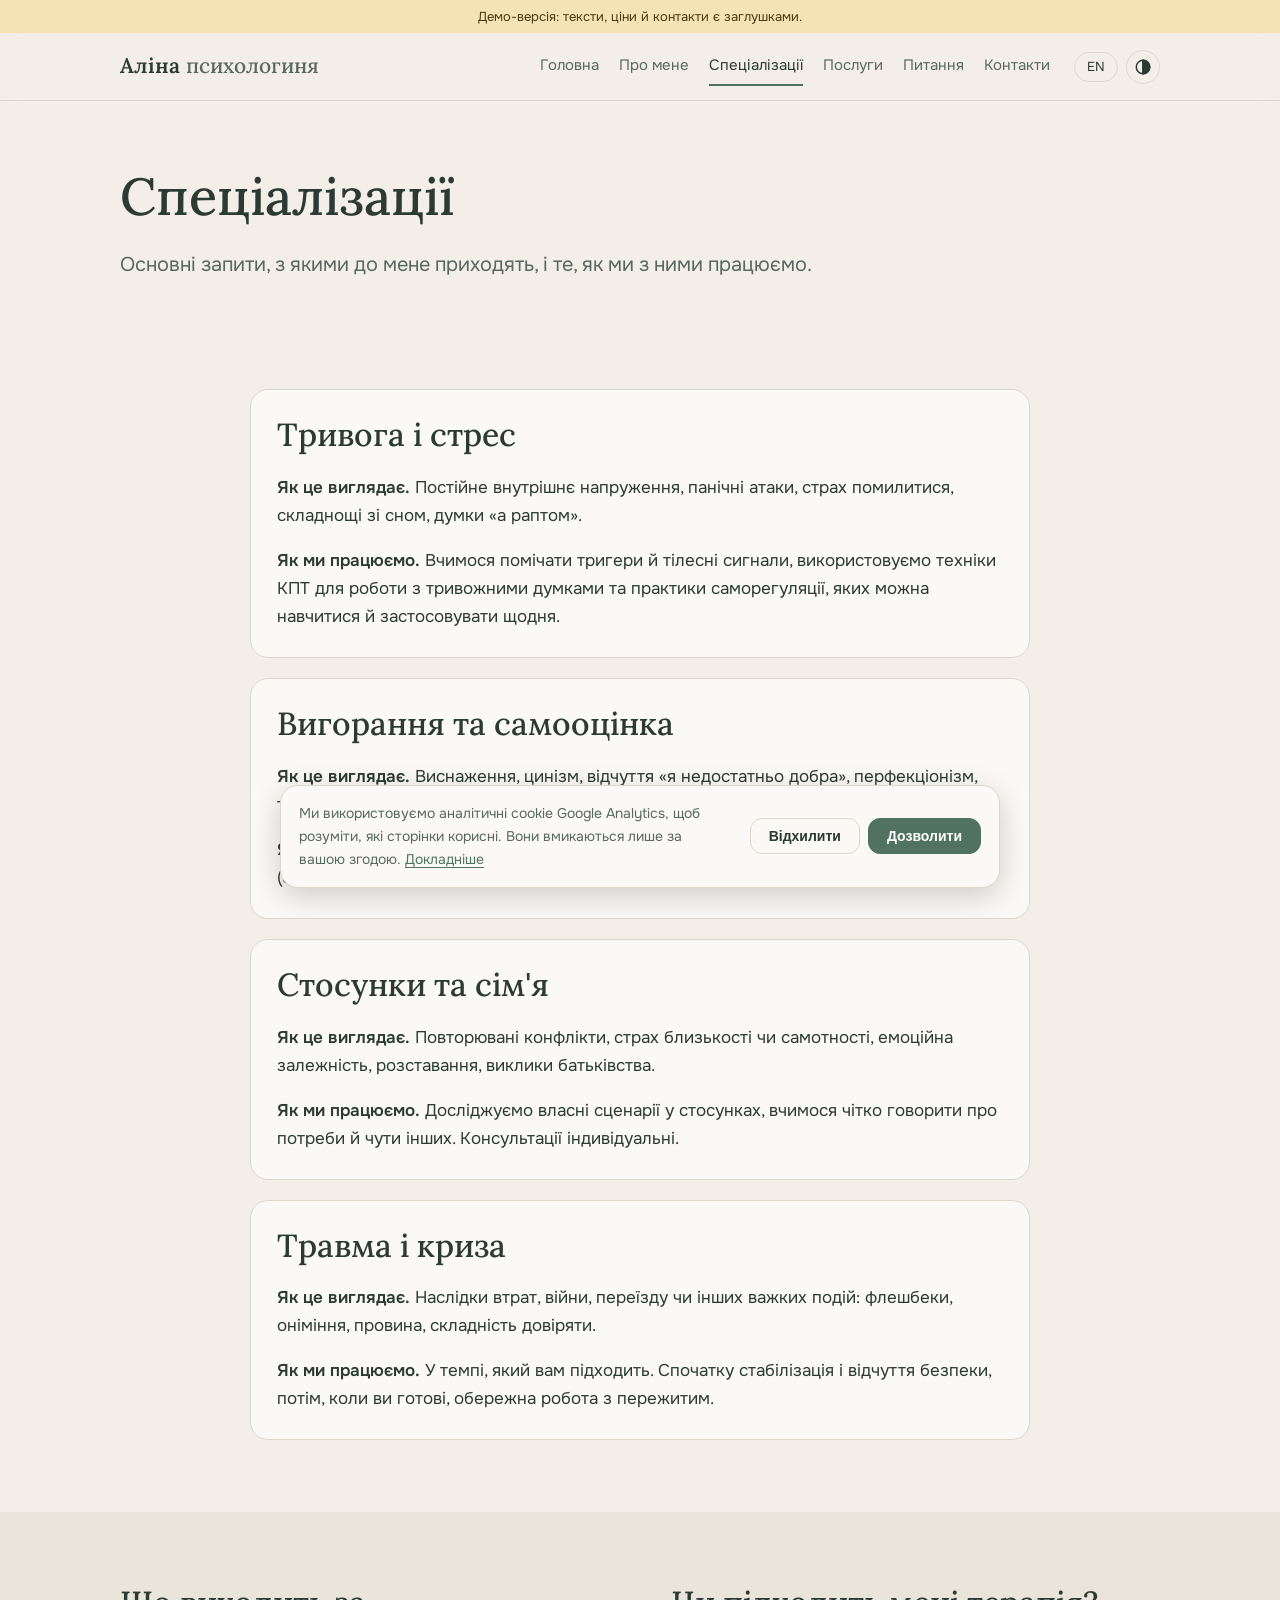
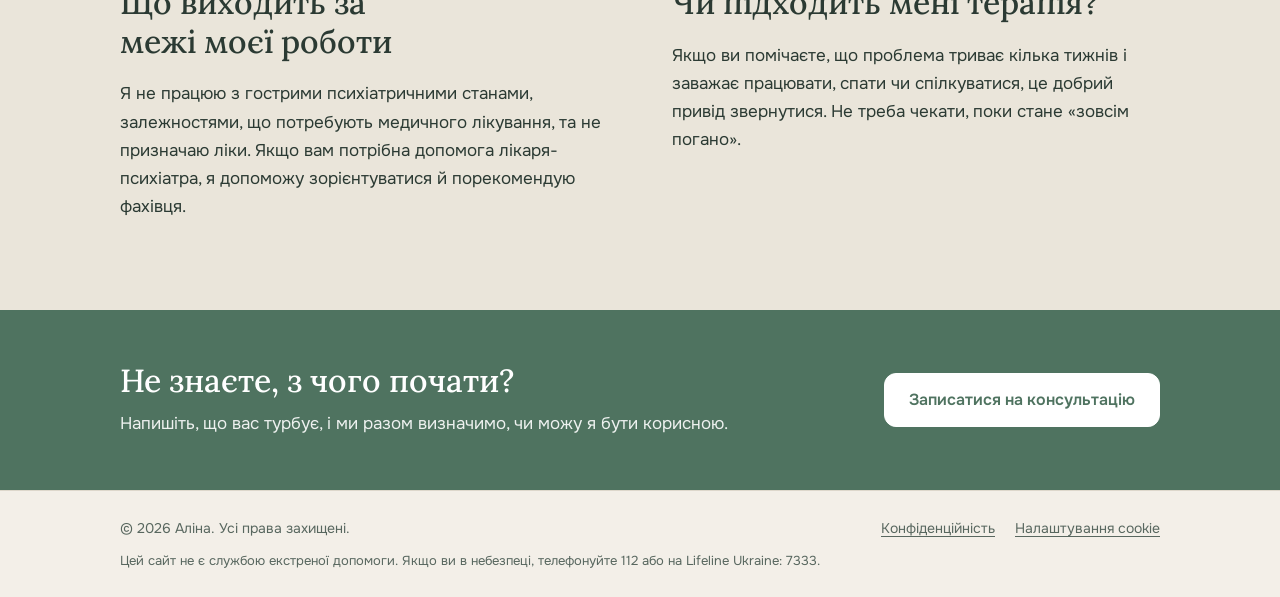
<file: specializations/index.html>
<!doctype html>
<html lang="uk">
<head>
<meta charset="utf-8">
<meta name="viewport" content="width=device-width,initial-scale=1,viewport-fit=cover">
<title>Спеціалізації психологині: тривога, вигорання, стосунки, травма</title>
<meta name="description" content="З якими запитами працює психологиня Аліна: тривога і стрес, вигорання та самооцінка, стосунки й сім'я, травма та криза.">
<meta name="robots" content="noindex,nofollow">
<link rel="canonical" href="https://alina-psychologist.github.io/specializations/">
<link rel="alternate" hreflang="uk" href="https://alina-psychologist.github.io/specializations/">
<link rel="alternate" hreflang="en" href="https://alina-psychologist.github.io/en/specializations/">
<link rel="alternate" hreflang="x-default" href="https://alina-psychologist.github.io/specializations/">
<meta name="theme-color" content="#F3EFE8" media="(prefers-color-scheme: light)">
<meta name="theme-color" content="#1B211E" media="(prefers-color-scheme: dark)">
<meta name="color-scheme" content="light dark">
<link rel="icon" href="/favicon.svg" type="image/svg+xml">
<link rel="icon" href="/favicon-32.png" sizes="32x32" type="image/png">
<link rel="apple-touch-icon" href="/apple-touch-icon.png">
<link rel="manifest" href="/site.webmanifest">
<meta property="og:type" content="website">
<meta property="og:site_name" content="Аліна · психологиня">
<meta property="og:title" content="Спеціалізації психологині: тривога, вигорання, стосунки, травма">
<meta property="og:description" content="З якими запитами працює психологиня Аліна: тривога і стрес, вигорання та самооцінка, стосунки й сім'я, травма та криза.">
<meta property="og:url" content="https://alina-psychologist.github.io/specializations/">
<meta property="og:locale" content="uk_UA">
<meta property="og:locale:alternate" content="en_US">
<meta property="og:image" content="https://alina-psychologist.github.io/og-image.png">
<meta property="og:image:width" content="1200">
<meta property="og:image:height" content="630">
<meta property="og:image:alt" content="Аліна, психологиня онлайн">
<meta name="twitter:card" content="summary_large_image">
<meta name="twitter:title" content="Спеціалізації психологині: тривога, вигорання, стосунки, травма">
<meta name="twitter:description" content="З якими запитами працює психологиня Аліна: тривога і стрес, вигорання та самооцінка, стосунки й сім'я, травма та криза.">
<meta name="twitter:image" content="https://alina-psychologist.github.io/og-image.png">
<link rel="preload" href="/fonts/onest-cyrillic.woff2" as="font" type="font/woff2" crossorigin>
<link rel="preload" href="/fonts/lora-cyrillic.woff2" as="font" type="font/woff2" crossorigin>
<script>(function(){var r=document.documentElement;r.classList.add('js');try{var t=localStorage.getItem('theme');if(t==='dark'||t==='light')r.dataset.theme=t}catch(e){}})()</script>
<style>@font-face{font-family:'Lora';font-style:normal;font-weight:400 700;font-display:swap;src:url(/fonts/lora-cyrillic.woff2) format('woff2');unicode-range:U+0301,U+0400-045F,U+0490-0491,U+04B0-04B1,U+2116}
@font-face{font-family:'Lora';font-style:normal;font-weight:400 700;font-display:swap;src:url(/fonts/lora-latin.woff2) format('woff2');unicode-range:U+0000-00FF,U+0131,U+0152-0153,U+02BB-02BC,U+02C6,U+02DA,U+02DC,U+0304,U+0308,U+0329,U+2000-206F,U+20AC,U+2122,U+2191,U+2193,U+2212,U+2215,U+FEFF,U+FFFD}
@font-face{font-family:'Onest';font-style:normal;font-weight:400 600;font-display:swap;src:url(/fonts/onest-cyrillic.woff2) format('woff2');unicode-range:U+0301,U+0400-045F,U+0490-0491,U+04B0-04B1,U+2116}
@font-face{font-family:'Onest';font-style:normal;font-weight:400 600;font-display:swap;src:url(/fonts/onest-latin.woff2) format('woff2');unicode-range:U+0000-00FF,U+0131,U+0152-0153,U+02BB-02BC,U+02C6,U+02DA,U+02DC,U+0304,U+0308,U+0329,U+2000-206F,U+20AC,U+2122,U+2191,U+2193,U+2212,U+2215,U+FEFF,U+FFFD}

:root{--bg:#F3EFE8;--surface:#FBF9F5;--alt:#EAE5DA;--fg:#2B3A33;--muted:#58675F;--accent:#4F7360;--accent-fg:#FFFFFF;--line:#DDD7CB;--mark:#F4E3B5;--mark-fg:#4A3B0E;--radius:18px;
--display:"Lora",Georgia,"Times New Roman",serif;--body:"Onest",system-ui,-apple-system,"Segoe UI",Roboto,sans-serif}
@media (prefers-color-scheme:dark){:root:not([data-theme="light"]){--bg:#1B211E;--surface:#232B27;--alt:#202824;--fg:#E8EDE7;--muted:#A3B0A8;--accent:#9DBFA9;--accent-fg:#12201A;--line:#33403A;--mark:#4A3F1C;--mark-fg:#F1E2B1;color-scheme:dark}}
:root[data-theme="dark"]{--bg:#1B211E;--surface:#232B27;--alt:#202824;--fg:#E8EDE7;--muted:#A3B0A8;--accent:#9DBFA9;--accent-fg:#12201A;--line:#33403A;--mark:#4A3F1C;--mark-fg:#F1E2B1;color-scheme:dark}
*{box-sizing:border-box}
html{scroll-behavior:smooth;-webkit-text-size-adjust:100%}
@media (prefers-reduced-motion:reduce){html{scroll-behavior:auto}*{transition:none!important;animation:none!important}}
body{margin:0;background:var(--bg);color:var(--fg);font:400 17px/1.65 var(--body);display:flex;flex-direction:column;min-height:100vh}
main{flex:1}
img{max-width:100%;height:auto}
a{color:var(--accent);text-underline-offset:3px}
a:hover{text-decoration-thickness:2px}
:focus-visible{outline:3px solid var(--accent);outline-offset:3px;border-radius:4px}
h1,h2,h3{font-family:var(--display);font-weight:500;line-height:1.2;margin:0 0 .6em;text-wrap:balance}
h1{font-size:clamp(32px,5.2vw,52px)}
h2{font-size:clamp(24px,3.2vw,32px)}
h3{font-size:19px}
p{margin:0 0 1em}
.wrap{max-width:1080px;margin:0 auto;padding-left:max(20px,env(safe-area-inset-left,0px));padding-right:max(20px,env(safe-area-inset-right,0px))}
.skip{position:absolute;left:-999px;top:8px;background:var(--accent);color:var(--accent-fg);padding:8px 14px;border-radius:8px;z-index:100}
.skip:focus{left:12px}
.demo{background:var(--mark);color:var(--mark-fg);text-align:center;font-size:13px;padding:6px 16px}
.ph{background:var(--mark);color:var(--mark-fg);border-radius:4px;padding:0 4px}
/* header */
.site-head{position:sticky;top:0;z-index:20;background:color-mix(in srgb,var(--bg) 92%,transparent);backdrop-filter:blur(8px);border-bottom:1px solid var(--line)}
.head-in{display:flex;align-items:center;gap:12px 24px;padding-block:14px;flex-wrap:wrap}
.logo{font-family:var(--display);font-weight:600;font-size:21px;color:var(--fg);text-decoration:none;margin-right:auto}
.logo span{color:var(--muted);font-weight:500}
.menu{display:flex;gap:4px 20px;flex-wrap:wrap;font-size:15px}
.menu a{color:var(--muted);text-decoration:none;padding:6px 0;border-bottom:2px solid transparent}
.menu a:hover{color:var(--fg)}
.menu a[aria-current="page"]{color:var(--fg);border-bottom-color:var(--accent)}
.tools{display:flex;gap:8px;align-items:center}
.pill,.icon-btn,.burger{font:inherit;font-size:13px;color:var(--fg);background:transparent;border:1px solid var(--line);border-radius:999px;padding:5px 12px;cursor:pointer;text-decoration:none;line-height:1.4}
.pill:hover,.icon-btn:hover,.burger:hover{background:var(--surface)}
.icon-btn{width:34px;height:34px;padding:0;display:grid;place-items:center}
.icon-btn svg{width:18px;height:18px}
.burger{display:none}
@media (max-width:760px){
 .js .burger{display:inline-block}
 .js .menu{display:none;width:100%;order:5;flex-direction:column;gap:0}
 .js .menu.open{display:flex}
 .js .menu a{padding:10px 0;border-bottom:1px solid var(--line)}
}
/* hero */
.hero{padding-block:clamp(36px,7vw,84px)}
.hero-in{display:grid;grid-template-columns:1.3fr 1fr;gap:clamp(24px,5vw,64px);align-items:center}
.hero-in>*,.two>*{min-width:0}
.eyebrow{font-size:13px;letter-spacing:.12em;text-transform:uppercase;color:var(--accent);font-weight:600;margin-bottom:14px}
.lead{font-size:clamp(17px,2vw,20px);color:var(--muted);max-width:56ch}
.actions{display:flex;flex-wrap:wrap;gap:12px;margin-top:28px}
.btn{display:inline-block;background:var(--accent);color:var(--accent-fg);font-weight:600;text-decoration:none;padding:13px 24px;border-radius:12px;font-size:16px;border:1px solid var(--accent)}
.btn:hover{filter:brightness(1.06)}
.btn.ghost{background:transparent;color:var(--fg);border-color:var(--line)}
.btn.ghost:hover{background:var(--surface)}
.chips{list-style:none;display:flex;flex-wrap:wrap;gap:8px;padding:0;margin:28px 0 0}
.chips li{font-size:13px;padding:4px 12px;border-radius:999px;background:var(--surface);border:1px solid var(--line);color:var(--muted)}
.photo{margin:0;aspect-ratio:4/5;max-width:100%;width:100%;background:var(--surface);border:1px solid var(--line);border-radius:999px 999px var(--radius) var(--radius);display:grid;place-items:center;position:relative;overflow:hidden}
.photo-letter{font-family:var(--display);font-size:clamp(80px,12vw,140px);color:var(--accent)}
.photo figcaption{position:absolute;bottom:14px;left:0;right:0;text-align:center;font-size:13px;color:var(--muted)}
.photo img{width:100%;height:100%;object-fit:cover}
@media (max-width:760px){.hero-in{grid-template-columns:1fr}.photo{max-width:300px}}
/* sections */
.page-head{padding-block:clamp(32px,6vw,64px) clamp(8px,2vw,16px)}
.page-head h1{margin-bottom:.4em}
.sec{padding-block:clamp(36px,6vw,72px)}
.sec.alt{background:var(--alt)}
.recognize{list-style:none;padding:0;margin:0;display:grid;grid-template-columns:repeat(auto-fit,minmax(240px,1fr));gap:14px}
.recognize li{padding:18px 20px;background:var(--surface);border:1px solid var(--line);border-radius:var(--radius)}
.cards{display:grid;grid-template-columns:repeat(auto-fit,minmax(220px,1fr));gap:16px}
.cards.three{grid-template-columns:repeat(auto-fit,minmax(250px,1fr))}
.card{display:block;background:var(--surface);border:1px solid var(--line);border-radius:var(--radius);padding:22px;color:var(--fg);text-decoration:none;min-width:0}
a.card:hover{border-color:var(--accent)}
.card p{color:var(--muted);margin:0;font-size:16px}
.price{font-family:var(--display);font-size:24px;color:var(--fg)!important;margin-bottom:.4em!important}
.steps{list-style:none;counter-reset:s;display:grid;grid-template-columns:repeat(auto-fit,minmax(240px,1fr));gap:20px;padding:0;margin:0}
.steps li{counter-increment:s;position:relative;padding-top:48px}
.steps li::before{content:counter(s);position:absolute;top:0;left:0;width:36px;height:36px;border-radius:50%;background:var(--accent);color:var(--accent-fg);display:grid;place-items:center;font-weight:600}
.steps p{color:var(--muted)}
.two{display:grid;grid-template-columns:1fr 1fr;gap:clamp(24px,5vw,64px);align-items:start}
.two.wide-left{grid-template-columns:1.4fr 1fr}
@media (max-width:760px){.two,.two.wide-left{grid-template-columns:1fr}}
.facts{list-style:none;padding:0;margin:0;display:grid;gap:12px}
.facts li{display:flex;flex-direction:column;padding:16px 20px;background:var(--surface);border:1px solid var(--line);border-radius:var(--radius)}
.facts span{color:var(--muted);font-size:15px}
.more{font-weight:600}
.plain{padding-left:1.1em;margin:0 0 1em}
.plain li{margin-bottom:.4em}
.timeline{list-style:none;padding:0;margin:0 0 1em;display:grid;gap:12px}
.timeline li{display:grid;grid-template-columns:90px 1fr;gap:12px;padding-bottom:12px;border-bottom:1px solid var(--line)}
.timeline b{font-weight:600;color:var(--accent)}
.note{font-size:14px;color:var(--muted)}
.stack{display:grid;gap:20px;max-width:820px}
.topic{padding:26px;background:var(--surface);border:1px solid var(--line);border-radius:var(--radius);scroll-margin-top:90px}
.topic p:last-child{margin-bottom:0}
.prose h2{margin-top:1.4em}
.prose h2:first-child{margin-top:0}
.narrow{max-width:760px}
.contact-list{list-style:none;padding:0;margin:0 0 1em;display:grid;gap:10px}
.contact-list li{display:flex;flex-direction:column;padding:14px 18px;background:var(--surface);border:1px solid var(--line);border-radius:14px}
.contact-list span{font-size:13px;color:var(--muted);letter-spacing:.06em;text-transform:uppercase}
.alert{max-width:760px;padding:24px 26px;border:1px solid var(--accent);border-radius:var(--radius);background:var(--surface)}
.alert p{margin:0}
code{font-size:.9em;background:var(--alt);padding:1px 6px;border-radius:5px}
.linklike{font:inherit;color:var(--accent);background:none;border:0;padding:0;cursor:pointer;text-decoration:underline;text-underline-offset:3px}
/* faq */
.faq{display:grid;gap:10px;max-width:820px}
.faq details{background:var(--surface);border:1px solid var(--line);border-radius:14px;scroll-margin-top:90px}
.faq summary{cursor:pointer;list-style:none;padding:16px 20px;font-weight:500;display:flex;justify-content:space-between;gap:16px;align-items:center}
.faq summary::-webkit-details-marker{display:none}
.faq summary::after{content:"+";color:var(--accent);font-size:24px;line-height:1}
.faq details[open] summary::after{content:"\2212"}
.faq details p{padding:0 20px 18px;margin:0;color:var(--muted)}
/* band + footer */
.band{background:var(--accent);color:var(--accent-fg)}
.band-in{display:flex;flex-wrap:wrap;gap:20px 32px;align-items:center;justify-content:space-between;padding-block:clamp(32px,5vw,52px)}
.band h2{margin-bottom:.3em}
.band p{margin:0;opacity:.9}
.band .btn{background:var(--accent-fg);color:var(--accent);border-color:var(--accent-fg)}
.site-foot{border-top:1px solid var(--line);font-size:14px;color:var(--muted)}
.foot-in{display:flex;flex-wrap:wrap;gap:10px 28px;justify-content:space-between;padding-block:26px}
.foot-in p{margin:0}
.foot-links{display:flex;flex-wrap:wrap;gap:6px 20px}
.foot-links a,.foot-links button{color:var(--muted)}
.emerg{flex-basis:100%;font-size:13px}
/* cookie */
.cookie{position:fixed;left:max(12px,env(safe-area-inset-left,0px));right:max(12px,env(safe-area-inset-right,0px));bottom:max(12px,env(safe-area-inset-bottom,0px));z-index:50;max-width:720px;margin:0 auto;background:var(--surface);border:1px solid var(--line);border-radius:var(--radius);padding:16px 18px;box-shadow:0 8px 30px rgba(0,0,0,.18);display:flex;flex-wrap:wrap;gap:12px 18px;align-items:center;font-size:14px}
.cookie[hidden]{display:none}
.cookie p{margin:0;flex:1 1 300px;color:var(--muted)}
.cookie .acts{display:flex;gap:8px}
.cookie .btn{padding:9px 18px;font-size:14px}
</style>
<script type="application/ld+json">{"@context":"https://schema.org","@graph":[{"@type":"WebSite","@id":"https://alina-psychologist.github.io/#website","url":"https://alina-psychologist.github.io/","name":"Аліна · психологиня","inLanguage":["uk","en"]},{"@type":"BreadcrumbList","itemListElement":[{"@type":"ListItem","position":1,"name":"Головна","item":"https://alina-psychologist.github.io/"},{"@type":"ListItem","position":2,"name":"Спеціалізації","item":"https://alina-psychologist.github.io/specializations/"}]}]}</script>
</head>
<body>
<a class="skip" href="#main">До змісту</a>
<div class="demo">Демо-версія: тексти, ціни й контакти є заглушками.</div>
<header class="site-head"><div class="wrap head-in">
  <a class="logo" href="/">Аліна <span>психологиня</span></a>
  <nav class="menu" id="menu" aria-label="Меню"><a href="/">Головна</a><a href="/about/">Про мене</a><a href="/specializations/" aria-current="page">Спеціалізації</a><a href="/services/">Послуги</a><a href="/faq/">Питання</a><a href="/contacts/">Контакти</a></nav>
  <div class="tools">
    <a class="pill" href="/en/specializations/" hreflang="en" lang="en" title="English" data-track="lang_switch" data-label="EN">EN</a>
    <button class="icon-btn" id="theme" type="button" aria-label="Змінити тему" title="Змінити тему"><svg viewBox="0 0 24 24" fill="none" stroke="currentColor" stroke-width="2" stroke-linecap="round" stroke-linejoin="round" aria-hidden="true"><circle cx="12" cy="12" r="9"/><path d="M12 3v18" /><path d="M12 3a9 9 0 0 1 0 18z" fill="currentColor"/></svg></button>
    <button class="burger" id="burger" type="button" aria-controls="menu" aria-expanded="false">Меню</button>
  </div>
</div></header>
<main id="main">
<section class="page-head"><div class="wrap"><h1>Спеціалізації</h1><p class="lead">Основні запити, з якими до мене приходять, і те, як ми з ними працюємо.</p></div></section>
<section class="sec"><div class="wrap stack">
  <article id="anxiety" class="topic"><h2>Тривога і стрес</h2>
    <p><b>Як це виглядає.</b> Постійне внутрішнє напруження, панічні атаки, страх помилитися, складнощі зі сном, думки «а раптом».</p>
    <p><b>Як ми працюємо.</b> Вчимося помічати тригери й тілесні сигнали, використовуємо техніки КПТ для роботи з тривожними думками та практики саморегуляції, яких можна навчитися й застосовувати щодня.</p></article>
  <article id="burnout" class="topic"><h2>Вигорання та самооцінка</h2>
    <p><b>Як це виглядає.</b> Виснаження, цинізм, відчуття «я недостатньо добра», перфекціонізм, труднощі з відпочинком і межами.</p>
    <p><b>Як ми працюємо.</b> Шукаємо джерела перевантаження, працюємо з внутрішнім критиком (схема-терапія) і вибудовуємо реалістичні межі та ритм життя.</p></article>
  <article id="relationships" class="topic"><h2>Стосунки та сім'я</h2>
    <p><b>Як це виглядає.</b> Повторювані конфлікти, страх близькості чи самотності, емоційна залежність, розставання, виклики батьківства.</p>
    <p><b>Як ми працюємо.</b> Досліджуємо власні сценарії у стосунках, вчимося чітко говорити про потреби й чути інших. Консультації індивідуальні.</p></article>
  <article id="trauma" class="topic"><h2>Травма і криза</h2>
    <p><b>Як це виглядає.</b> Наслідки втрат, війни, переїзду чи інших важких подій: флешбеки, оніміння, провина, складність довіряти.</p>
    <p><b>Як ми працюємо.</b> У темпі, який вам підходить. Спочатку стабілізація і відчуття безпеки, потім, коли ви готові, обережна робота з пережитим.</p></article>
</div></section>
<section class="sec alt"><div class="wrap two">
  <div><h2>Що виходить за межі моєї роботи</h2>
  <p>Я не працюю з гострими психіатричними станами, залежностями, що потребують медичного лікування, та не призначаю ліки. Якщо вам потрібна допомога лікаря-психіатра, я допоможу зорієнтуватися й порекомендую фахівця.</p></div>
  <div><h2>Чи підходить мені терапія?</h2>
  <p>Якщо ви помічаєте, що проблема триває кілька тижнів і заважає працювати, спати чи спілкуватися, це добрий привід звернутися. Не треба чекати, поки стане «зовсім погано».</p></div>
</div></section>
<section class="band"><div class="wrap band-in"><div><h2>Не знаєте, з чого почати?</h2><p>Напишіть, що вас турбує, і ми разом визначимо, чи можу я бути корисною.</p></div><a class="btn" href="/contacts/" data-track="cta_click" data-label="band">Записатися на консультацію</a></div></section>
</main>
<footer class="site-foot"><div class="wrap foot-in">
  <p>&copy; 2026 Аліна. Усі права захищені.</p>
  <div class="foot-links"><a href="/privacy/">Конфіденційність</a><button type="button" class="linklike" data-cookie-settings>Налаштування cookie</button></div>
  <p class="emerg">Цей сайт не є службою екстреної допомоги. Якщо ви в небезпеці, телефонуйте 112 або на Lifeline Ukraine: 7333.</p>
</div></footer>
<div class="cookie" id="cookie" role="dialog" aria-live="polite" aria-label="Cookie" hidden>
  <p>Ми використовуємо аналітичні cookie Google Analytics, щоб розуміти, які сторінки корисні. Вони вмикаються лише за вашою згодою. <a href="/privacy/">Докладніше</a></p>
  <div class="acts"><button type="button" class="btn ghost" data-consent="denied">Відхилити</button><button type="button" class="btn" data-consent="granted">Дозволити</button></div>
</div>
<script>
(function(){
var d=document,GA='G-NKZ09KV0WY',KEY='cookie-consent';
window.dataLayer=window.dataLayer||[];
function gtag(){dataLayer.push(arguments)}
gtag('consent','default',{analytics_storage:'denied',ad_storage:'denied',ad_user_data:'denied',ad_personalization:'denied',wait_for_update:500});
function get(k){try{return localStorage.getItem(k)}catch(e){return null}}
function set(k,v){try{localStorage.setItem(k,v)}catch(e){}}
var loaded=false,granted=false;
function track(name,p){if(granted&&loaded)gtag('event',name,p||{})}
function loadGA(){
  if(loaded||!/^G-[A-Z0-9]+$/.test(GA)||false)return;
  loaded=true;
  var s=d.createElement('script');s.async=true;s.src='https://www.googletagmanager.com/gtag/js?id='+GA;d.head.appendChild(s);
  gtag('js',new Date());gtag('config',GA);
}
function dropCookies(){
  var h=location.hostname.split('.');
  d.cookie.split(';').forEach(function(c){
    var n=c.split('=')[0].trim();
    if(n==='_ga'||n.indexOf('_ga_')===0){
      for(var i=0;i<h.length;i++){var dom=h.slice(i).join('.');
        d.cookie=n+'=;expires=Thu, 01 Jan 1970 00:00:00 GMT;path=/;domain='+dom;
        d.cookie=n+'=;expires=Thu, 01 Jan 1970 00:00:00 GMT;path=/;domain=.'+dom}
      d.cookie=n+'=;expires=Thu, 01 Jan 1970 00:00:00 GMT;path=/'}});
}
function apply(v){
  granted=v==='granted';
  gtag('consent','update',{analytics_storage:granted?'granted':'denied'});
  if(granted)loadGA();else dropCookies();
}
var bar=d.getElementById('cookie');
function show(){if(bar)bar.hidden=false}
function choose(v){set(KEY,v);if(bar)bar.hidden=true;apply(v)}
var saved=get(KEY);
if(saved==='granted'||saved==='denied')apply(saved);else show();
d.querySelectorAll('[data-consent]').forEach(function(b){b.addEventListener('click',function(){choose(b.dataset.consent)})});
d.querySelectorAll('[data-cookie-settings]').forEach(function(b){b.addEventListener('click',show)});

/* theme */
var root=d.documentElement;
var tb=d.getElementById('theme');
if(tb)tb.addEventListener('click',function(){
  var cur=root.dataset.theme||(matchMedia('(prefers-color-scheme: dark)').matches?'dark':'light');
  var next=cur==='dark'?'light':'dark';
  root.dataset.theme=next;set('theme',next);track('theme_change',{theme:next});
});

/* mobile menu */
var bg=d.getElementById('burger'),menu=d.getElementById('menu');
if(bg&&menu)bg.addEventListener('click',function(){
  var o=menu.classList.toggle('open');bg.setAttribute('aria-expanded',String(o));
});

/* events */
d.addEventListener('click',function(e){
  var el=e.target.closest('[data-track]');if(!el)return;
  track(el.dataset.track,{label:el.dataset.label||'',link_url:el.getAttribute('href')||'',page_path:location.pathname});
});
d.querySelectorAll('.faq details').forEach(function(x){
  x.addEventListener('toggle',function(){if(x.open)track('faq_open',{question:x.querySelector('summary').textContent.trim(),id:x.id})});
});
if(location.hash){var t=d.querySelector(location.hash.replace(/[^#\w-]/g,''));if(t&&t.tagName==='DETAILS')t.open=true}
var sent={};
function onScroll(){
  var h=d.documentElement.scrollHeight-innerHeight;if(h<=0)return;
  var p=scrollY/h*100;
  [50,90].forEach(function(m){if(p>=m&&!sent[m]){sent[m]=1;track('scroll_depth',{percent:m,page_path:location.pathname})}});
}
addEventListener('scroll',onScroll,{passive:true});
})();
</script>
</body>
</html>
</file>
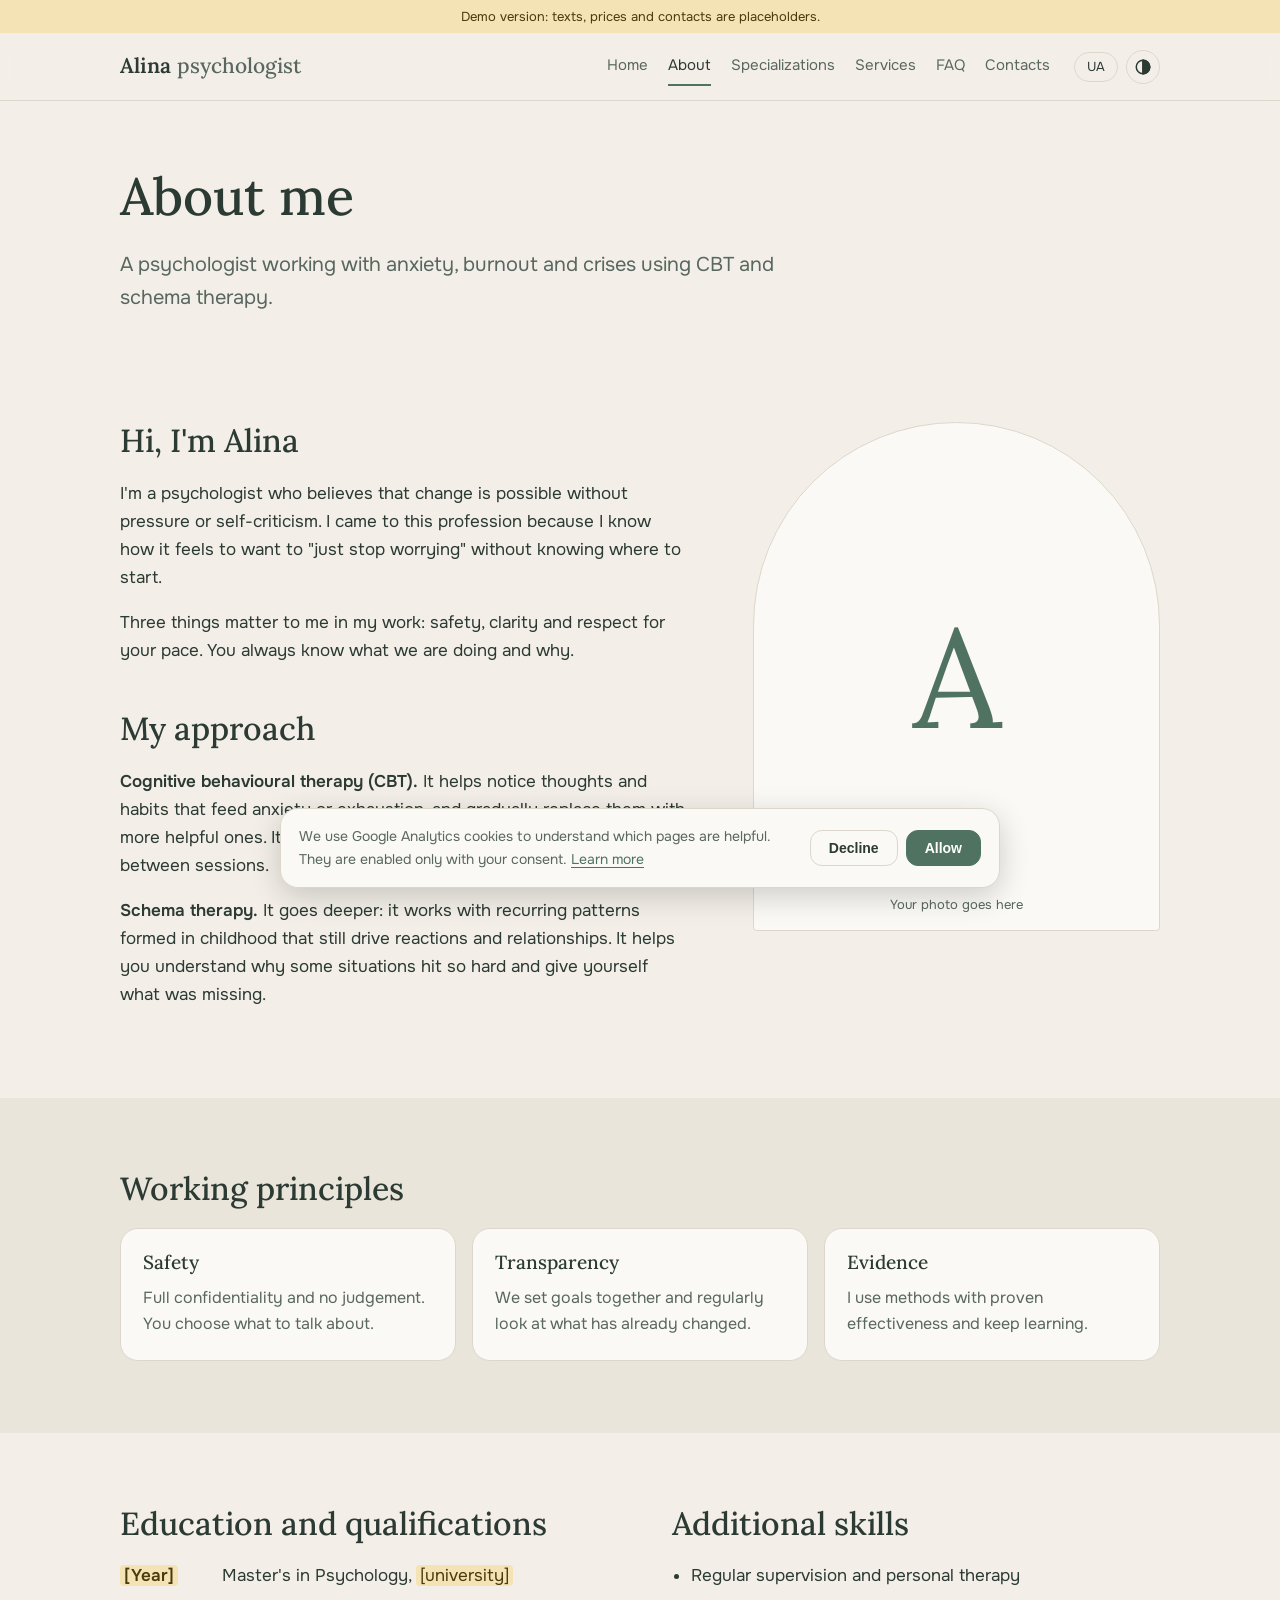
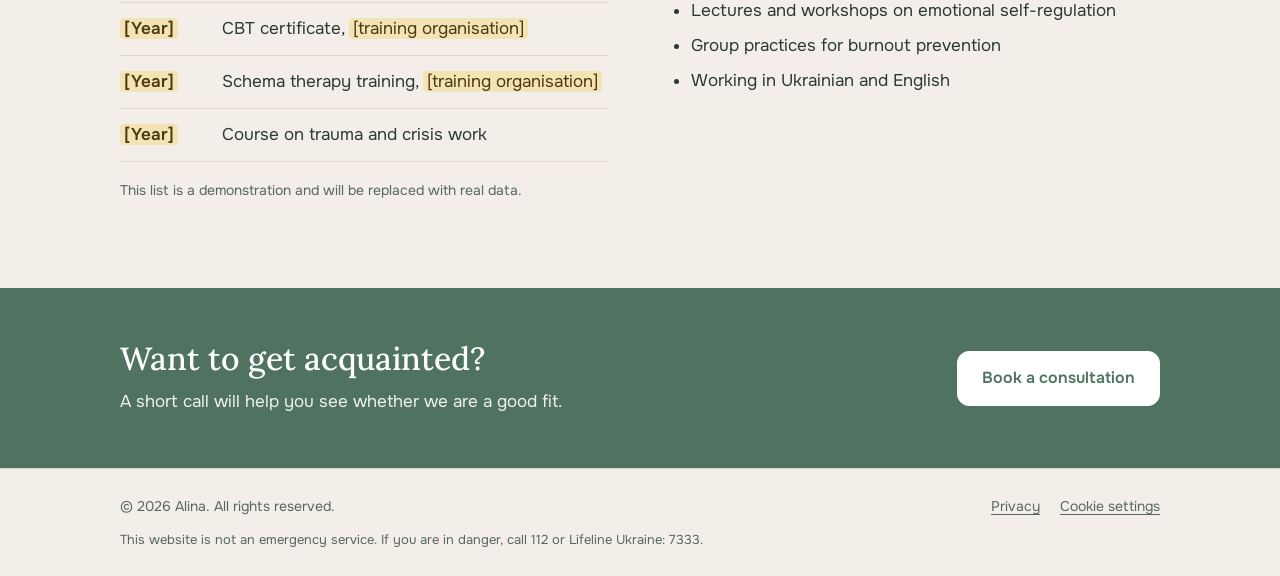
<file: en/about/index.html>
<!doctype html>
<html lang="en">
<head>
<meta charset="utf-8">
<meta name="viewport" content="width=device-width,initial-scale=1,viewport-fit=cover">
<title>About Alina: psychologist (CBT and schema therapy)</title>
<meta name="description" content="Education, approach and values of psychologist Alina. CBT and schema therapy, online practice, additional skills and working principles.">
<meta name="robots" content="noindex,nofollow">
<link rel="canonical" href="https://alina-psychologist.github.io/en/about/">
<link rel="alternate" hreflang="uk" href="https://alina-psychologist.github.io/about/">
<link rel="alternate" hreflang="en" href="https://alina-psychologist.github.io/en/about/">
<link rel="alternate" hreflang="x-default" href="https://alina-psychologist.github.io/about/">
<meta name="theme-color" content="#F3EFE8" media="(prefers-color-scheme: light)">
<meta name="theme-color" content="#1B211E" media="(prefers-color-scheme: dark)">
<meta name="color-scheme" content="light dark">
<link rel="icon" href="/favicon.svg" type="image/svg+xml">
<link rel="icon" href="/favicon-32.png" sizes="32x32" type="image/png">
<link rel="apple-touch-icon" href="/apple-touch-icon.png">
<link rel="manifest" href="/site.webmanifest">
<meta property="og:type" content="website">
<meta property="og:site_name" content="Alina · psychologist">
<meta property="og:title" content="About Alina: psychologist (CBT and schema therapy)">
<meta property="og:description" content="Education, approach and values of psychologist Alina. CBT and schema therapy, online practice, additional skills and working principles.">
<meta property="og:url" content="https://alina-psychologist.github.io/en/about/">
<meta property="og:locale" content="en_US">
<meta property="og:locale:alternate" content="uk_UA">
<meta property="og:image" content="https://alina-psychologist.github.io/og-image.png">
<meta property="og:image:width" content="1200">
<meta property="og:image:height" content="630">
<meta property="og:image:alt" content="Alina, online psychologist">
<meta name="twitter:card" content="summary_large_image">
<meta name="twitter:title" content="About Alina: psychologist (CBT and schema therapy)">
<meta name="twitter:description" content="Education, approach and values of psychologist Alina. CBT and schema therapy, online practice, additional skills and working principles.">
<meta name="twitter:image" content="https://alina-psychologist.github.io/og-image.png">
<link rel="preload" href="/fonts/onest-cyrillic.woff2" as="font" type="font/woff2" crossorigin>
<link rel="preload" href="/fonts/lora-cyrillic.woff2" as="font" type="font/woff2" crossorigin>
<script>(function(){var r=document.documentElement;r.classList.add('js');try{var t=localStorage.getItem('theme');if(t==='dark'||t==='light')r.dataset.theme=t}catch(e){}})()</script>
<style>@font-face{font-family:'Lora';font-style:normal;font-weight:400 700;font-display:swap;src:url(/fonts/lora-cyrillic.woff2) format('woff2');unicode-range:U+0301,U+0400-045F,U+0490-0491,U+04B0-04B1,U+2116}
@font-face{font-family:'Lora';font-style:normal;font-weight:400 700;font-display:swap;src:url(/fonts/lora-latin.woff2) format('woff2');unicode-range:U+0000-00FF,U+0131,U+0152-0153,U+02BB-02BC,U+02C6,U+02DA,U+02DC,U+0304,U+0308,U+0329,U+2000-206F,U+20AC,U+2122,U+2191,U+2193,U+2212,U+2215,U+FEFF,U+FFFD}
@font-face{font-family:'Onest';font-style:normal;font-weight:400 600;font-display:swap;src:url(/fonts/onest-cyrillic.woff2) format('woff2');unicode-range:U+0301,U+0400-045F,U+0490-0491,U+04B0-04B1,U+2116}
@font-face{font-family:'Onest';font-style:normal;font-weight:400 600;font-display:swap;src:url(/fonts/onest-latin.woff2) format('woff2');unicode-range:U+0000-00FF,U+0131,U+0152-0153,U+02BB-02BC,U+02C6,U+02DA,U+02DC,U+0304,U+0308,U+0329,U+2000-206F,U+20AC,U+2122,U+2191,U+2193,U+2212,U+2215,U+FEFF,U+FFFD}

:root{--bg:#F3EFE8;--surface:#FBF9F5;--alt:#EAE5DA;--fg:#2B3A33;--muted:#58675F;--accent:#4F7360;--accent-fg:#FFFFFF;--line:#DDD7CB;--mark:#F4E3B5;--mark-fg:#4A3B0E;--radius:18px;
--display:"Lora",Georgia,"Times New Roman",serif;--body:"Onest",system-ui,-apple-system,"Segoe UI",Roboto,sans-serif}
@media (prefers-color-scheme:dark){:root:not([data-theme="light"]){--bg:#1B211E;--surface:#232B27;--alt:#202824;--fg:#E8EDE7;--muted:#A3B0A8;--accent:#9DBFA9;--accent-fg:#12201A;--line:#33403A;--mark:#4A3F1C;--mark-fg:#F1E2B1;color-scheme:dark}}
:root[data-theme="dark"]{--bg:#1B211E;--surface:#232B27;--alt:#202824;--fg:#E8EDE7;--muted:#A3B0A8;--accent:#9DBFA9;--accent-fg:#12201A;--line:#33403A;--mark:#4A3F1C;--mark-fg:#F1E2B1;color-scheme:dark}
*{box-sizing:border-box}
html{scroll-behavior:smooth;-webkit-text-size-adjust:100%}
@media (prefers-reduced-motion:reduce){html{scroll-behavior:auto}*{transition:none!important;animation:none!important}}
body{margin:0;background:var(--bg);color:var(--fg);font:400 17px/1.65 var(--body);display:flex;flex-direction:column;min-height:100vh}
main{flex:1}
img{max-width:100%;height:auto}
a{color:var(--accent);text-underline-offset:3px}
a:hover{text-decoration-thickness:2px}
:focus-visible{outline:3px solid var(--accent);outline-offset:3px;border-radius:4px}
h1,h2,h3{font-family:var(--display);font-weight:500;line-height:1.2;margin:0 0 .6em;text-wrap:balance}
h1{font-size:clamp(32px,5.2vw,52px)}
h2{font-size:clamp(24px,3.2vw,32px)}
h3{font-size:19px}
p{margin:0 0 1em}
.wrap{max-width:1080px;margin:0 auto;padding-left:max(20px,env(safe-area-inset-left,0px));padding-right:max(20px,env(safe-area-inset-right,0px))}
.skip{position:absolute;left:-999px;top:8px;background:var(--accent);color:var(--accent-fg);padding:8px 14px;border-radius:8px;z-index:100}
.skip:focus{left:12px}
.demo{background:var(--mark);color:var(--mark-fg);text-align:center;font-size:13px;padding:6px 16px}
.ph{background:var(--mark);color:var(--mark-fg);border-radius:4px;padding:0 4px}
/* header */
.site-head{position:sticky;top:0;z-index:20;background:color-mix(in srgb,var(--bg) 92%,transparent);backdrop-filter:blur(8px);border-bottom:1px solid var(--line)}
.head-in{display:flex;align-items:center;gap:12px 24px;padding-block:14px;flex-wrap:wrap}
.logo{font-family:var(--display);font-weight:600;font-size:21px;color:var(--fg);text-decoration:none;margin-right:auto}
.logo span{color:var(--muted);font-weight:500}
.menu{display:flex;gap:4px 20px;flex-wrap:wrap;font-size:15px}
.menu a{color:var(--muted);text-decoration:none;padding:6px 0;border-bottom:2px solid transparent}
.menu a:hover{color:var(--fg)}
.menu a[aria-current="page"]{color:var(--fg);border-bottom-color:var(--accent)}
.tools{display:flex;gap:8px;align-items:center}
.pill,.icon-btn,.burger{font:inherit;font-size:13px;color:var(--fg);background:transparent;border:1px solid var(--line);border-radius:999px;padding:5px 12px;cursor:pointer;text-decoration:none;line-height:1.4}
.pill:hover,.icon-btn:hover,.burger:hover{background:var(--surface)}
.icon-btn{width:34px;height:34px;padding:0;display:grid;place-items:center}
.icon-btn svg{width:18px;height:18px}
.burger{display:none}
@media (max-width:760px){
 .js .burger{display:inline-block}
 .js .menu{display:none;width:100%;order:5;flex-direction:column;gap:0}
 .js .menu.open{display:flex}
 .js .menu a{padding:10px 0;border-bottom:1px solid var(--line)}
}
/* hero */
.hero{padding-block:clamp(36px,7vw,84px)}
.hero-in{display:grid;grid-template-columns:1.3fr 1fr;gap:clamp(24px,5vw,64px);align-items:center}
.hero-in>*,.two>*{min-width:0}
.eyebrow{font-size:13px;letter-spacing:.12em;text-transform:uppercase;color:var(--accent);font-weight:600;margin-bottom:14px}
.lead{font-size:clamp(17px,2vw,20px);color:var(--muted);max-width:56ch}
.actions{display:flex;flex-wrap:wrap;gap:12px;margin-top:28px}
.btn{display:inline-block;background:var(--accent);color:var(--accent-fg);font-weight:600;text-decoration:none;padding:13px 24px;border-radius:12px;font-size:16px;border:1px solid var(--accent)}
.btn:hover{filter:brightness(1.06)}
.btn.ghost{background:transparent;color:var(--fg);border-color:var(--line)}
.btn.ghost:hover{background:var(--surface)}
.chips{list-style:none;display:flex;flex-wrap:wrap;gap:8px;padding:0;margin:28px 0 0}
.chips li{font-size:13px;padding:4px 12px;border-radius:999px;background:var(--surface);border:1px solid var(--line);color:var(--muted)}
.photo{margin:0;aspect-ratio:4/5;max-width:100%;width:100%;background:var(--surface);border:1px solid var(--line);border-radius:999px 999px var(--radius) var(--radius);display:grid;place-items:center;position:relative;overflow:hidden}
.photo-letter{font-family:var(--display);font-size:clamp(80px,12vw,140px);color:var(--accent)}
.photo figcaption{position:absolute;bottom:14px;left:0;right:0;text-align:center;font-size:13px;color:var(--muted)}
.photo img{width:100%;height:100%;object-fit:cover}
@media (max-width:760px){.hero-in{grid-template-columns:1fr}.photo{max-width:300px}}
/* sections */
.page-head{padding-block:clamp(32px,6vw,64px) clamp(8px,2vw,16px)}
.page-head h1{margin-bottom:.4em}
.sec{padding-block:clamp(36px,6vw,72px)}
.sec.alt{background:var(--alt)}
.recognize{list-style:none;padding:0;margin:0;display:grid;grid-template-columns:repeat(auto-fit,minmax(240px,1fr));gap:14px}
.recognize li{padding:18px 20px;background:var(--surface);border:1px solid var(--line);border-radius:var(--radius)}
.cards{display:grid;grid-template-columns:repeat(auto-fit,minmax(220px,1fr));gap:16px}
.cards.three{grid-template-columns:repeat(auto-fit,minmax(250px,1fr))}
.card{display:block;background:var(--surface);border:1px solid var(--line);border-radius:var(--radius);padding:22px;color:var(--fg);text-decoration:none;min-width:0}
a.card:hover{border-color:var(--accent)}
.card p{color:var(--muted);margin:0;font-size:16px}
.price{font-family:var(--display);font-size:24px;color:var(--fg)!important;margin-bottom:.4em!important}
.steps{list-style:none;counter-reset:s;display:grid;grid-template-columns:repeat(auto-fit,minmax(240px,1fr));gap:20px;padding:0;margin:0}
.steps li{counter-increment:s;position:relative;padding-top:48px}
.steps li::before{content:counter(s);position:absolute;top:0;left:0;width:36px;height:36px;border-radius:50%;background:var(--accent);color:var(--accent-fg);display:grid;place-items:center;font-weight:600}
.steps p{color:var(--muted)}
.two{display:grid;grid-template-columns:1fr 1fr;gap:clamp(24px,5vw,64px);align-items:start}
.two.wide-left{grid-template-columns:1.4fr 1fr}
@media (max-width:760px){.two,.two.wide-left{grid-template-columns:1fr}}
.facts{list-style:none;padding:0;margin:0;display:grid;gap:12px}
.facts li{display:flex;flex-direction:column;padding:16px 20px;background:var(--surface);border:1px solid var(--line);border-radius:var(--radius)}
.facts span{color:var(--muted);font-size:15px}
.more{font-weight:600}
.plain{padding-left:1.1em;margin:0 0 1em}
.plain li{margin-bottom:.4em}
.timeline{list-style:none;padding:0;margin:0 0 1em;display:grid;gap:12px}
.timeline li{display:grid;grid-template-columns:90px 1fr;gap:12px;padding-bottom:12px;border-bottom:1px solid var(--line)}
.timeline b{font-weight:600;color:var(--accent)}
.note{font-size:14px;color:var(--muted)}
.stack{display:grid;gap:20px;max-width:820px}
.topic{padding:26px;background:var(--surface);border:1px solid var(--line);border-radius:var(--radius);scroll-margin-top:90px}
.topic p:last-child{margin-bottom:0}
.prose h2{margin-top:1.4em}
.prose h2:first-child{margin-top:0}
.narrow{max-width:760px}
.contact-list{list-style:none;padding:0;margin:0 0 1em;display:grid;gap:10px}
.contact-list li{display:flex;flex-direction:column;padding:14px 18px;background:var(--surface);border:1px solid var(--line);border-radius:14px}
.contact-list span{font-size:13px;color:var(--muted);letter-spacing:.06em;text-transform:uppercase}
.alert{max-width:760px;padding:24px 26px;border:1px solid var(--accent);border-radius:var(--radius);background:var(--surface)}
.alert p{margin:0}
code{font-size:.9em;background:var(--alt);padding:1px 6px;border-radius:5px}
.linklike{font:inherit;color:var(--accent);background:none;border:0;padding:0;cursor:pointer;text-decoration:underline;text-underline-offset:3px}
/* faq */
.faq{display:grid;gap:10px;max-width:820px}
.faq details{background:var(--surface);border:1px solid var(--line);border-radius:14px;scroll-margin-top:90px}
.faq summary{cursor:pointer;list-style:none;padding:16px 20px;font-weight:500;display:flex;justify-content:space-between;gap:16px;align-items:center}
.faq summary::-webkit-details-marker{display:none}
.faq summary::after{content:"+";color:var(--accent);font-size:24px;line-height:1}
.faq details[open] summary::after{content:"\2212"}
.faq details p{padding:0 20px 18px;margin:0;color:var(--muted)}
/* band + footer */
.band{background:var(--accent);color:var(--accent-fg)}
.band-in{display:flex;flex-wrap:wrap;gap:20px 32px;align-items:center;justify-content:space-between;padding-block:clamp(32px,5vw,52px)}
.band h2{margin-bottom:.3em}
.band p{margin:0;opacity:.9}
.band .btn{background:var(--accent-fg);color:var(--accent);border-color:var(--accent-fg)}
.site-foot{border-top:1px solid var(--line);font-size:14px;color:var(--muted)}
.foot-in{display:flex;flex-wrap:wrap;gap:10px 28px;justify-content:space-between;padding-block:26px}
.foot-in p{margin:0}
.foot-links{display:flex;flex-wrap:wrap;gap:6px 20px}
.foot-links a,.foot-links button{color:var(--muted)}
.emerg{flex-basis:100%;font-size:13px}
/* cookie */
.cookie{position:fixed;left:max(12px,env(safe-area-inset-left,0px));right:max(12px,env(safe-area-inset-right,0px));bottom:max(12px,env(safe-area-inset-bottom,0px));z-index:50;max-width:720px;margin:0 auto;background:var(--surface);border:1px solid var(--line);border-radius:var(--radius);padding:16px 18px;box-shadow:0 8px 30px rgba(0,0,0,.18);display:flex;flex-wrap:wrap;gap:12px 18px;align-items:center;font-size:14px}
.cookie[hidden]{display:none}
.cookie p{margin:0;flex:1 1 300px;color:var(--muted)}
.cookie .acts{display:flex;gap:8px}
.cookie .btn{padding:9px 18px;font-size:14px}
</style>
<script type="application/ld+json">{"@context":"https://schema.org","@graph":[{"@type":"WebSite","@id":"https://alina-psychologist.github.io/#website","url":"https://alina-psychologist.github.io/","name":"Alina · psychologist","inLanguage":["uk","en"]},{"@type":"BreadcrumbList","itemListElement":[{"@type":"ListItem","position":1,"name":"Home","item":"https://alina-psychologist.github.io/en/"},{"@type":"ListItem","position":2,"name":"About me","item":"https://alina-psychologist.github.io/en/about/"}]},{"@type":"Person","@id":"https://alina-psychologist.github.io/#alina","name":"Alina","jobTitle":"Psychologist","knowsAbout":["Cognitive behavioural therapy","Schema therapy","Anxiety","Burnout","Trauma"],"knowsLanguage":["uk","en"]}]}</script>
</head>
<body>
<a class="skip" href="#main">Skip to content</a>
<div class="demo">Demo version: texts, prices and contacts are placeholders.</div>
<header class="site-head"><div class="wrap head-in">
  <a class="logo" href="/en/">Alina <span>psychologist</span></a>
  <nav class="menu" id="menu" aria-label="Menu"><a href="/en/">Home</a><a href="/en/about/" aria-current="page">About</a><a href="/en/specializations/">Specializations</a><a href="/en/services/">Services</a><a href="/en/faq/">FAQ</a><a href="/en/contacts/">Contacts</a></nav>
  <div class="tools">
    <a class="pill" href="/about/" hreflang="uk" lang="uk" title="Українська" data-track="lang_switch" data-label="UA">UA</a>
    <button class="icon-btn" id="theme" type="button" aria-label="Toggle theme" title="Toggle theme"><svg viewBox="0 0 24 24" fill="none" stroke="currentColor" stroke-width="2" stroke-linecap="round" stroke-linejoin="round" aria-hidden="true"><circle cx="12" cy="12" r="9"/><path d="M12 3v18" /><path d="M12 3a9 9 0 0 1 0 18z" fill="currentColor"/></svg></button>
    <button class="burger" id="burger" type="button" aria-controls="menu" aria-expanded="false">Menu</button>
  </div>
</div></header>
<main id="main">
<section class="page-head"><div class="wrap"><h1>About me</h1><p class="lead">A psychologist working with anxiety, burnout and crises using CBT and schema therapy.</p></div></section>
<section class="sec"><div class="wrap two wide-left">
  <div class="prose">
    <h2>Hi, I'm Alina</h2>
    <p>I'm a psychologist who believes that change is possible without pressure or self-criticism. I came to this profession because I know how it feels to want to "just stop worrying" without knowing where to start.</p>
    <p>Three things matter to me in my work: safety, clarity and respect for your pace. You always know what we are doing and why.</p>
    <h2>My approach</h2>
    <p><b>Cognitive behavioural therapy (CBT).</b> It helps notice thoughts and habits that feed anxiety or exhaustion, and gradually replace them with more helpful ones. It is structured work with specific exercises between sessions.</p>
    <p><b>Schema therapy.</b> It goes deeper: it works with recurring patterns formed in childhood that still drive reactions and relationships. It helps you understand why some situations hit so hard and give yourself what was missing.</p>
  </div>
  <!-- PHOTO: replace this figure with <img> (see PHOTOS.md) -->
<figure class="photo" role="img" aria-label="Alina at her desk"><span class="photo-letter">A</span><figcaption>Your photo goes here</figcaption></figure>
</div></section>

<section class="sec alt"><div class="wrap">
  <h2>Working principles</h2>
  <div class="cards three">
    <div class="card"><h3>Safety</h3><p>Full confidentiality and no judgement. You choose what to talk about.</p></div>
    <div class="card"><h3>Transparency</h3><p>We set goals together and regularly look at what has already changed.</p></div>
    <div class="card"><h3>Evidence</h3><p>I use methods with proven effectiveness and keep learning.</p></div>
  </div>
</div></section>

<section class="sec"><div class="wrap two">
  <div><h2>Education and qualifications</h2>
  <ul class="timeline">
    <li><b><mark class="ph">[Year]</mark></b><span>Master's in Psychology, <mark class="ph">[university]</mark></span></li>
    <li><b><mark class="ph">[Year]</mark></b><span>CBT certificate, <mark class="ph">[training organisation]</mark></span></li>
    <li><b><mark class="ph">[Year]</mark></b><span>Schema therapy training, <mark class="ph">[training organisation]</mark></span></li>
    <li><b><mark class="ph">[Year]</mark></b><span>Course on trauma and crisis work</span></li>
  </ul>
  <p class="note">This list is a demonstration and will be replaced with real data.</p></div>
  <div><h2>Additional skills</h2>
  <ul class="plain">
    <li>Regular supervision and personal therapy</li>
    <li>Lectures and workshops on emotional self-regulation</li>
    <li>Group practices for burnout prevention</li>
    <li>Working in Ukrainian and English</li>
  </ul></div>
</div></section>
<section class="band"><div class="wrap band-in"><div><h2>Want to get acquainted?</h2><p>A short call will help you see whether we are a good fit.</p></div><a class="btn" href="/en/contacts/" data-track="cta_click" data-label="band">Book a consultation</a></div></section>
</main>
<footer class="site-foot"><div class="wrap foot-in">
  <p>&copy; 2026 Alina. All rights reserved.</p>
  <div class="foot-links"><a href="/en/privacy/">Privacy</a><button type="button" class="linklike" data-cookie-settings>Cookie settings</button></div>
  <p class="emerg">This website is not an emergency service. If you are in danger, call 112 or Lifeline Ukraine: 7333.</p>
</div></footer>
<div class="cookie" id="cookie" role="dialog" aria-live="polite" aria-label="Cookie" hidden>
  <p>We use Google Analytics cookies to understand which pages are helpful. They are enabled only with your consent. <a href="/en/privacy/">Learn more</a></p>
  <div class="acts"><button type="button" class="btn ghost" data-consent="denied">Decline</button><button type="button" class="btn" data-consent="granted">Allow</button></div>
</div>
<script>
(function(){
var d=document,GA='G-NKZ09KV0WY',KEY='cookie-consent';
window.dataLayer=window.dataLayer||[];
function gtag(){dataLayer.push(arguments)}
gtag('consent','default',{analytics_storage:'denied',ad_storage:'denied',ad_user_data:'denied',ad_personalization:'denied',wait_for_update:500});
function get(k){try{return localStorage.getItem(k)}catch(e){return null}}
function set(k,v){try{localStorage.setItem(k,v)}catch(e){}}
var loaded=false,granted=false;
function track(name,p){if(granted&&loaded)gtag('event',name,p||{})}
function loadGA(){
  if(loaded||!/^G-[A-Z0-9]+$/.test(GA)||false)return;
  loaded=true;
  var s=d.createElement('script');s.async=true;s.src='https://www.googletagmanager.com/gtag/js?id='+GA;d.head.appendChild(s);
  gtag('js',new Date());gtag('config',GA);
}
function dropCookies(){
  var h=location.hostname.split('.');
  d.cookie.split(';').forEach(function(c){
    var n=c.split('=')[0].trim();
    if(n==='_ga'||n.indexOf('_ga_')===0){
      for(var i=0;i<h.length;i++){var dom=h.slice(i).join('.');
        d.cookie=n+'=;expires=Thu, 01 Jan 1970 00:00:00 GMT;path=/;domain='+dom;
        d.cookie=n+'=;expires=Thu, 01 Jan 1970 00:00:00 GMT;path=/;domain=.'+dom}
      d.cookie=n+'=;expires=Thu, 01 Jan 1970 00:00:00 GMT;path=/'}});
}
function apply(v){
  granted=v==='granted';
  gtag('consent','update',{analytics_storage:granted?'granted':'denied'});
  if(granted)loadGA();else dropCookies();
}
var bar=d.getElementById('cookie');
function show(){if(bar)bar.hidden=false}
function choose(v){set(KEY,v);if(bar)bar.hidden=true;apply(v)}
var saved=get(KEY);
if(saved==='granted'||saved==='denied')apply(saved);else show();
d.querySelectorAll('[data-consent]').forEach(function(b){b.addEventListener('click',function(){choose(b.dataset.consent)})});
d.querySelectorAll('[data-cookie-settings]').forEach(function(b){b.addEventListener('click',show)});

/* theme */
var root=d.documentElement;
var tb=d.getElementById('theme');
if(tb)tb.addEventListener('click',function(){
  var cur=root.dataset.theme||(matchMedia('(prefers-color-scheme: dark)').matches?'dark':'light');
  var next=cur==='dark'?'light':'dark';
  root.dataset.theme=next;set('theme',next);track('theme_change',{theme:next});
});

/* mobile menu */
var bg=d.getElementById('burger'),menu=d.getElementById('menu');
if(bg&&menu)bg.addEventListener('click',function(){
  var o=menu.classList.toggle('open');bg.setAttribute('aria-expanded',String(o));
});

/* events */
d.addEventListener('click',function(e){
  var el=e.target.closest('[data-track]');if(!el)return;
  track(el.dataset.track,{label:el.dataset.label||'',link_url:el.getAttribute('href')||'',page_path:location.pathname});
});
d.querySelectorAll('.faq details').forEach(function(x){
  x.addEventListener('toggle',function(){if(x.open)track('faq_open',{question:x.querySelector('summary').textContent.trim(),id:x.id})});
});
if(location.hash){var t=d.querySelector(location.hash.replace(/[^#\w-]/g,''));if(t&&t.tagName==='DETAILS')t.open=true}
var sent={};
function onScroll(){
  var h=d.documentElement.scrollHeight-innerHeight;if(h<=0)return;
  var p=scrollY/h*100;
  [50,90].forEach(function(m){if(p>=m&&!sent[m]){sent[m]=1;track('scroll_depth',{percent:m,page_path:location.pathname})}});
}
addEventListener('scroll',onScroll,{passive:true});
})();
</script>
</body>
</html>
</file>
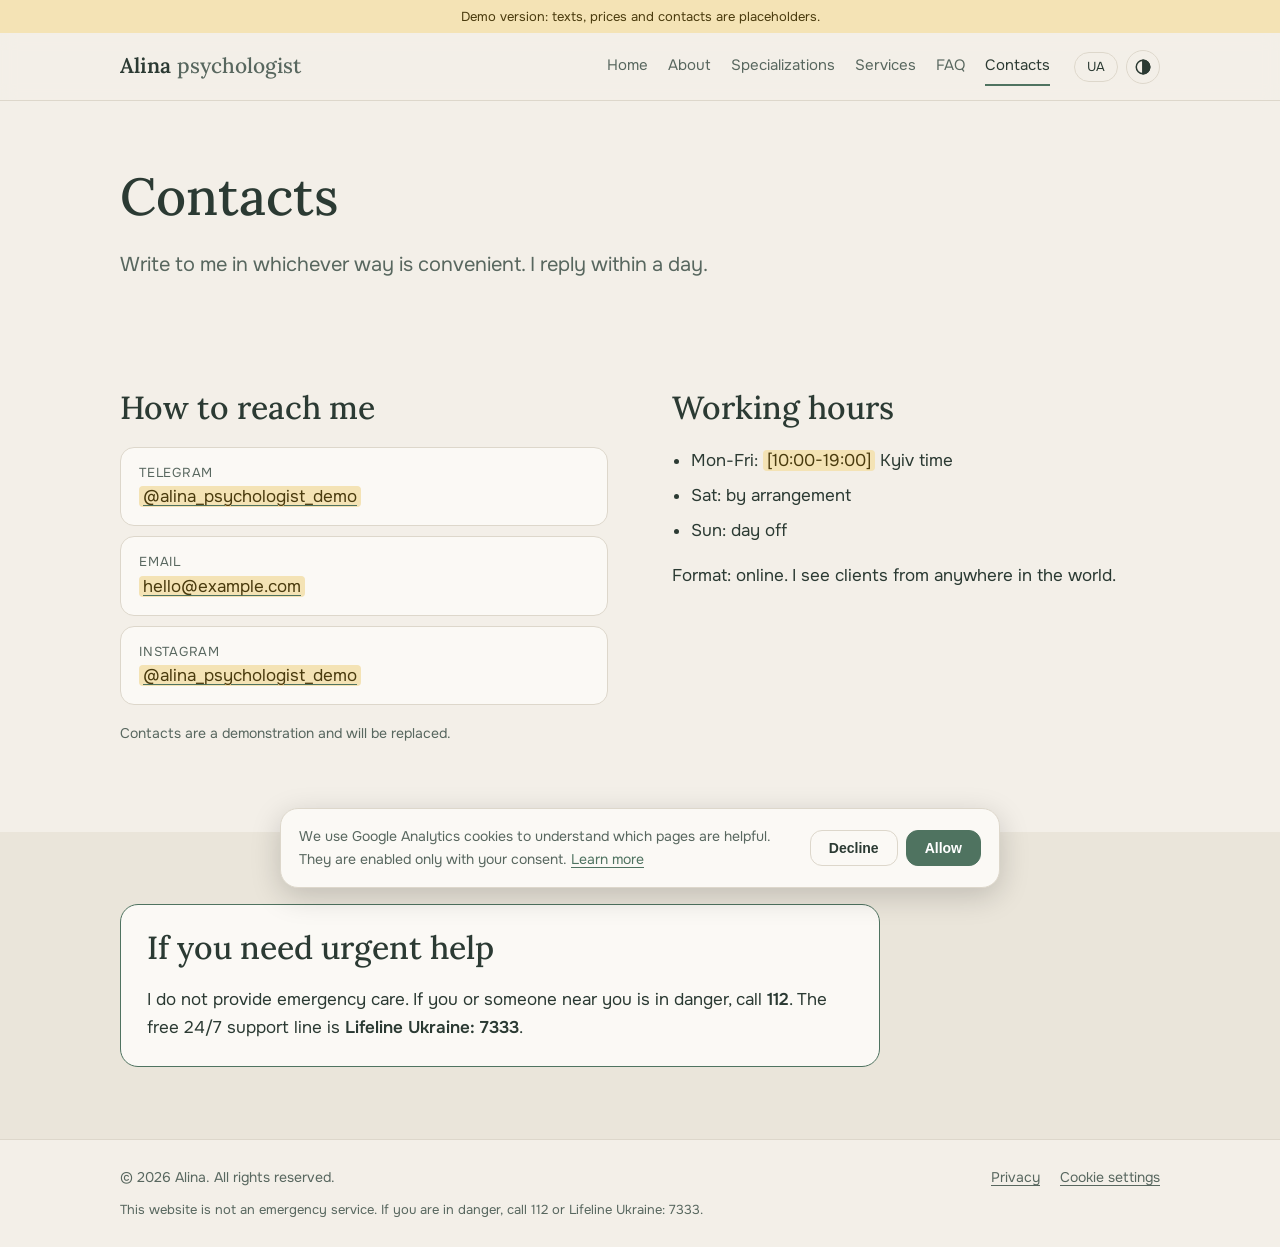
<file: en/contacts/index.html>
<!doctype html>
<html lang="en">
<head>
<meta charset="utf-8">
<meta name="viewport" content="width=device-width,initial-scale=1,viewport-fit=cover">
<title>Contacts: book a session with a psychologist</title>
<meta name="description" content="How to reach psychologist Alina: Telegram, email, Instagram and working hours. Help in crisis situations.">
<meta name="robots" content="noindex,nofollow">
<link rel="canonical" href="https://alina-psychologist.github.io/en/contacts/">
<link rel="alternate" hreflang="uk" href="https://alina-psychologist.github.io/contacts/">
<link rel="alternate" hreflang="en" href="https://alina-psychologist.github.io/en/contacts/">
<link rel="alternate" hreflang="x-default" href="https://alina-psychologist.github.io/contacts/">
<meta name="theme-color" content="#F3EFE8" media="(prefers-color-scheme: light)">
<meta name="theme-color" content="#1B211E" media="(prefers-color-scheme: dark)">
<meta name="color-scheme" content="light dark">
<link rel="icon" href="/favicon.svg" type="image/svg+xml">
<link rel="icon" href="/favicon-32.png" sizes="32x32" type="image/png">
<link rel="apple-touch-icon" href="/apple-touch-icon.png">
<link rel="manifest" href="/site.webmanifest">
<meta property="og:type" content="website">
<meta property="og:site_name" content="Alina · psychologist">
<meta property="og:title" content="Contacts: book a session with a psychologist">
<meta property="og:description" content="How to reach psychologist Alina: Telegram, email, Instagram and working hours. Help in crisis situations.">
<meta property="og:url" content="https://alina-psychologist.github.io/en/contacts/">
<meta property="og:locale" content="en_US">
<meta property="og:locale:alternate" content="uk_UA">
<meta property="og:image" content="https://alina-psychologist.github.io/og-image.png">
<meta property="og:image:width" content="1200">
<meta property="og:image:height" content="630">
<meta property="og:image:alt" content="Alina, online psychologist">
<meta name="twitter:card" content="summary_large_image">
<meta name="twitter:title" content="Contacts: book a session with a psychologist">
<meta name="twitter:description" content="How to reach psychologist Alina: Telegram, email, Instagram and working hours. Help in crisis situations.">
<meta name="twitter:image" content="https://alina-psychologist.github.io/og-image.png">
<link rel="preload" href="/fonts/onest-cyrillic.woff2" as="font" type="font/woff2" crossorigin>
<link rel="preload" href="/fonts/lora-cyrillic.woff2" as="font" type="font/woff2" crossorigin>
<script>(function(){var r=document.documentElement;r.classList.add('js');try{var t=localStorage.getItem('theme');if(t==='dark'||t==='light')r.dataset.theme=t}catch(e){}})()</script>
<style>@font-face{font-family:'Lora';font-style:normal;font-weight:400 700;font-display:swap;src:url(/fonts/lora-cyrillic.woff2) format('woff2');unicode-range:U+0301,U+0400-045F,U+0490-0491,U+04B0-04B1,U+2116}
@font-face{font-family:'Lora';font-style:normal;font-weight:400 700;font-display:swap;src:url(/fonts/lora-latin.woff2) format('woff2');unicode-range:U+0000-00FF,U+0131,U+0152-0153,U+02BB-02BC,U+02C6,U+02DA,U+02DC,U+0304,U+0308,U+0329,U+2000-206F,U+20AC,U+2122,U+2191,U+2193,U+2212,U+2215,U+FEFF,U+FFFD}
@font-face{font-family:'Onest';font-style:normal;font-weight:400 600;font-display:swap;src:url(/fonts/onest-cyrillic.woff2) format('woff2');unicode-range:U+0301,U+0400-045F,U+0490-0491,U+04B0-04B1,U+2116}
@font-face{font-family:'Onest';font-style:normal;font-weight:400 600;font-display:swap;src:url(/fonts/onest-latin.woff2) format('woff2');unicode-range:U+0000-00FF,U+0131,U+0152-0153,U+02BB-02BC,U+02C6,U+02DA,U+02DC,U+0304,U+0308,U+0329,U+2000-206F,U+20AC,U+2122,U+2191,U+2193,U+2212,U+2215,U+FEFF,U+FFFD}

:root{--bg:#F3EFE8;--surface:#FBF9F5;--alt:#EAE5DA;--fg:#2B3A33;--muted:#58675F;--accent:#4F7360;--accent-fg:#FFFFFF;--line:#DDD7CB;--mark:#F4E3B5;--mark-fg:#4A3B0E;--radius:18px;
--display:"Lora",Georgia,"Times New Roman",serif;--body:"Onest",system-ui,-apple-system,"Segoe UI",Roboto,sans-serif}
@media (prefers-color-scheme:dark){:root:not([data-theme="light"]){--bg:#1B211E;--surface:#232B27;--alt:#202824;--fg:#E8EDE7;--muted:#A3B0A8;--accent:#9DBFA9;--accent-fg:#12201A;--line:#33403A;--mark:#4A3F1C;--mark-fg:#F1E2B1;color-scheme:dark}}
:root[data-theme="dark"]{--bg:#1B211E;--surface:#232B27;--alt:#202824;--fg:#E8EDE7;--muted:#A3B0A8;--accent:#9DBFA9;--accent-fg:#12201A;--line:#33403A;--mark:#4A3F1C;--mark-fg:#F1E2B1;color-scheme:dark}
*{box-sizing:border-box}
html{scroll-behavior:smooth;-webkit-text-size-adjust:100%}
@media (prefers-reduced-motion:reduce){html{scroll-behavior:auto}*{transition:none!important;animation:none!important}}
body{margin:0;background:var(--bg);color:var(--fg);font:400 17px/1.65 var(--body);display:flex;flex-direction:column;min-height:100vh}
main{flex:1}
img{max-width:100%;height:auto}
a{color:var(--accent);text-underline-offset:3px}
a:hover{text-decoration-thickness:2px}
:focus-visible{outline:3px solid var(--accent);outline-offset:3px;border-radius:4px}
h1,h2,h3{font-family:var(--display);font-weight:500;line-height:1.2;margin:0 0 .6em;text-wrap:balance}
h1{font-size:clamp(32px,5.2vw,52px)}
h2{font-size:clamp(24px,3.2vw,32px)}
h3{font-size:19px}
p{margin:0 0 1em}
.wrap{max-width:1080px;margin:0 auto;padding-left:max(20px,env(safe-area-inset-left,0px));padding-right:max(20px,env(safe-area-inset-right,0px))}
.skip{position:absolute;left:-999px;top:8px;background:var(--accent);color:var(--accent-fg);padding:8px 14px;border-radius:8px;z-index:100}
.skip:focus{left:12px}
.demo{background:var(--mark);color:var(--mark-fg);text-align:center;font-size:13px;padding:6px 16px}
.ph{background:var(--mark);color:var(--mark-fg);border-radius:4px;padding:0 4px}
/* header */
.site-head{position:sticky;top:0;z-index:20;background:color-mix(in srgb,var(--bg) 92%,transparent);backdrop-filter:blur(8px);border-bottom:1px solid var(--line)}
.head-in{display:flex;align-items:center;gap:12px 24px;padding-block:14px;flex-wrap:wrap}
.logo{font-family:var(--display);font-weight:600;font-size:21px;color:var(--fg);text-decoration:none;margin-right:auto}
.logo span{color:var(--muted);font-weight:500}
.menu{display:flex;gap:4px 20px;flex-wrap:wrap;font-size:15px}
.menu a{color:var(--muted);text-decoration:none;padding:6px 0;border-bottom:2px solid transparent}
.menu a:hover{color:var(--fg)}
.menu a[aria-current="page"]{color:var(--fg);border-bottom-color:var(--accent)}
.tools{display:flex;gap:8px;align-items:center}
.pill,.icon-btn,.burger{font:inherit;font-size:13px;color:var(--fg);background:transparent;border:1px solid var(--line);border-radius:999px;padding:5px 12px;cursor:pointer;text-decoration:none;line-height:1.4}
.pill:hover,.icon-btn:hover,.burger:hover{background:var(--surface)}
.icon-btn{width:34px;height:34px;padding:0;display:grid;place-items:center}
.icon-btn svg{width:18px;height:18px}
.burger{display:none}
@media (max-width:760px){
 .js .burger{display:inline-block}
 .js .menu{display:none;width:100%;order:5;flex-direction:column;gap:0}
 .js .menu.open{display:flex}
 .js .menu a{padding:10px 0;border-bottom:1px solid var(--line)}
}
/* hero */
.hero{padding-block:clamp(36px,7vw,84px)}
.hero-in{display:grid;grid-template-columns:1.3fr 1fr;gap:clamp(24px,5vw,64px);align-items:center}
.hero-in>*,.two>*{min-width:0}
.eyebrow{font-size:13px;letter-spacing:.12em;text-transform:uppercase;color:var(--accent);font-weight:600;margin-bottom:14px}
.lead{font-size:clamp(17px,2vw,20px);color:var(--muted);max-width:56ch}
.actions{display:flex;flex-wrap:wrap;gap:12px;margin-top:28px}
.btn{display:inline-block;background:var(--accent);color:var(--accent-fg);font-weight:600;text-decoration:none;padding:13px 24px;border-radius:12px;font-size:16px;border:1px solid var(--accent)}
.btn:hover{filter:brightness(1.06)}
.btn.ghost{background:transparent;color:var(--fg);border-color:var(--line)}
.btn.ghost:hover{background:var(--surface)}
.chips{list-style:none;display:flex;flex-wrap:wrap;gap:8px;padding:0;margin:28px 0 0}
.chips li{font-size:13px;padding:4px 12px;border-radius:999px;background:var(--surface);border:1px solid var(--line);color:var(--muted)}
.photo{margin:0;aspect-ratio:4/5;max-width:100%;width:100%;background:var(--surface);border:1px solid var(--line);border-radius:999px 999px var(--radius) var(--radius);display:grid;place-items:center;position:relative;overflow:hidden}
.photo-letter{font-family:var(--display);font-size:clamp(80px,12vw,140px);color:var(--accent)}
.photo figcaption{position:absolute;bottom:14px;left:0;right:0;text-align:center;font-size:13px;color:var(--muted)}
.photo img{width:100%;height:100%;object-fit:cover}
@media (max-width:760px){.hero-in{grid-template-columns:1fr}.photo{max-width:300px}}
/* sections */
.page-head{padding-block:clamp(32px,6vw,64px) clamp(8px,2vw,16px)}
.page-head h1{margin-bottom:.4em}
.sec{padding-block:clamp(36px,6vw,72px)}
.sec.alt{background:var(--alt)}
.recognize{list-style:none;padding:0;margin:0;display:grid;grid-template-columns:repeat(auto-fit,minmax(240px,1fr));gap:14px}
.recognize li{padding:18px 20px;background:var(--surface);border:1px solid var(--line);border-radius:var(--radius)}
.cards{display:grid;grid-template-columns:repeat(auto-fit,minmax(220px,1fr));gap:16px}
.cards.three{grid-template-columns:repeat(auto-fit,minmax(250px,1fr))}
.card{display:block;background:var(--surface);border:1px solid var(--line);border-radius:var(--radius);padding:22px;color:var(--fg);text-decoration:none;min-width:0}
a.card:hover{border-color:var(--accent)}
.card p{color:var(--muted);margin:0;font-size:16px}
.price{font-family:var(--display);font-size:24px;color:var(--fg)!important;margin-bottom:.4em!important}
.steps{list-style:none;counter-reset:s;display:grid;grid-template-columns:repeat(auto-fit,minmax(240px,1fr));gap:20px;padding:0;margin:0}
.steps li{counter-increment:s;position:relative;padding-top:48px}
.steps li::before{content:counter(s);position:absolute;top:0;left:0;width:36px;height:36px;border-radius:50%;background:var(--accent);color:var(--accent-fg);display:grid;place-items:center;font-weight:600}
.steps p{color:var(--muted)}
.two{display:grid;grid-template-columns:1fr 1fr;gap:clamp(24px,5vw,64px);align-items:start}
.two.wide-left{grid-template-columns:1.4fr 1fr}
@media (max-width:760px){.two,.two.wide-left{grid-template-columns:1fr}}
.facts{list-style:none;padding:0;margin:0;display:grid;gap:12px}
.facts li{display:flex;flex-direction:column;padding:16px 20px;background:var(--surface);border:1px solid var(--line);border-radius:var(--radius)}
.facts span{color:var(--muted);font-size:15px}
.more{font-weight:600}
.plain{padding-left:1.1em;margin:0 0 1em}
.plain li{margin-bottom:.4em}
.timeline{list-style:none;padding:0;margin:0 0 1em;display:grid;gap:12px}
.timeline li{display:grid;grid-template-columns:90px 1fr;gap:12px;padding-bottom:12px;border-bottom:1px solid var(--line)}
.timeline b{font-weight:600;color:var(--accent)}
.note{font-size:14px;color:var(--muted)}
.stack{display:grid;gap:20px;max-width:820px}
.topic{padding:26px;background:var(--surface);border:1px solid var(--line);border-radius:var(--radius);scroll-margin-top:90px}
.topic p:last-child{margin-bottom:0}
.prose h2{margin-top:1.4em}
.prose h2:first-child{margin-top:0}
.narrow{max-width:760px}
.contact-list{list-style:none;padding:0;margin:0 0 1em;display:grid;gap:10px}
.contact-list li{display:flex;flex-direction:column;padding:14px 18px;background:var(--surface);border:1px solid var(--line);border-radius:14px}
.contact-list span{font-size:13px;color:var(--muted);letter-spacing:.06em;text-transform:uppercase}
.alert{max-width:760px;padding:24px 26px;border:1px solid var(--accent);border-radius:var(--radius);background:var(--surface)}
.alert p{margin:0}
code{font-size:.9em;background:var(--alt);padding:1px 6px;border-radius:5px}
.linklike{font:inherit;color:var(--accent);background:none;border:0;padding:0;cursor:pointer;text-decoration:underline;text-underline-offset:3px}
/* faq */
.faq{display:grid;gap:10px;max-width:820px}
.faq details{background:var(--surface);border:1px solid var(--line);border-radius:14px;scroll-margin-top:90px}
.faq summary{cursor:pointer;list-style:none;padding:16px 20px;font-weight:500;display:flex;justify-content:space-between;gap:16px;align-items:center}
.faq summary::-webkit-details-marker{display:none}
.faq summary::after{content:"+";color:var(--accent);font-size:24px;line-height:1}
.faq details[open] summary::after{content:"\2212"}
.faq details p{padding:0 20px 18px;margin:0;color:var(--muted)}
/* band + footer */
.band{background:var(--accent);color:var(--accent-fg)}
.band-in{display:flex;flex-wrap:wrap;gap:20px 32px;align-items:center;justify-content:space-between;padding-block:clamp(32px,5vw,52px)}
.band h2{margin-bottom:.3em}
.band p{margin:0;opacity:.9}
.band .btn{background:var(--accent-fg);color:var(--accent);border-color:var(--accent-fg)}
.site-foot{border-top:1px solid var(--line);font-size:14px;color:var(--muted)}
.foot-in{display:flex;flex-wrap:wrap;gap:10px 28px;justify-content:space-between;padding-block:26px}
.foot-in p{margin:0}
.foot-links{display:flex;flex-wrap:wrap;gap:6px 20px}
.foot-links a,.foot-links button{color:var(--muted)}
.emerg{flex-basis:100%;font-size:13px}
/* cookie */
.cookie{position:fixed;left:max(12px,env(safe-area-inset-left,0px));right:max(12px,env(safe-area-inset-right,0px));bottom:max(12px,env(safe-area-inset-bottom,0px));z-index:50;max-width:720px;margin:0 auto;background:var(--surface);border:1px solid var(--line);border-radius:var(--radius);padding:16px 18px;box-shadow:0 8px 30px rgba(0,0,0,.18);display:flex;flex-wrap:wrap;gap:12px 18px;align-items:center;font-size:14px}
.cookie[hidden]{display:none}
.cookie p{margin:0;flex:1 1 300px;color:var(--muted)}
.cookie .acts{display:flex;gap:8px}
.cookie .btn{padding:9px 18px;font-size:14px}
</style>
<script type="application/ld+json">{"@context":"https://schema.org","@graph":[{"@type":"WebSite","@id":"https://alina-psychologist.github.io/#website","url":"https://alina-psychologist.github.io/","name":"Alina · psychologist","inLanguage":["uk","en"]},{"@type":"BreadcrumbList","itemListElement":[{"@type":"ListItem","position":1,"name":"Home","item":"https://alina-psychologist.github.io/en/"},{"@type":"ListItem","position":2,"name":"Contacts","item":"https://alina-psychologist.github.io/en/contacts/"}]}]}</script>
</head>
<body>
<a class="skip" href="#main">Skip to content</a>
<div class="demo">Demo version: texts, prices and contacts are placeholders.</div>
<header class="site-head"><div class="wrap head-in">
  <a class="logo" href="/en/">Alina <span>psychologist</span></a>
  <nav class="menu" id="menu" aria-label="Menu"><a href="/en/">Home</a><a href="/en/about/">About</a><a href="/en/specializations/">Specializations</a><a href="/en/services/">Services</a><a href="/en/faq/">FAQ</a><a href="/en/contacts/" aria-current="page">Contacts</a></nav>
  <div class="tools">
    <a class="pill" href="/contacts/" hreflang="uk" lang="uk" title="Українська" data-track="lang_switch" data-label="UA">UA</a>
    <button class="icon-btn" id="theme" type="button" aria-label="Toggle theme" title="Toggle theme"><svg viewBox="0 0 24 24" fill="none" stroke="currentColor" stroke-width="2" stroke-linecap="round" stroke-linejoin="round" aria-hidden="true"><circle cx="12" cy="12" r="9"/><path d="M12 3v18" /><path d="M12 3a9 9 0 0 1 0 18z" fill="currentColor"/></svg></button>
    <button class="burger" id="burger" type="button" aria-controls="menu" aria-expanded="false">Menu</button>
  </div>
</div></header>
<main id="main">
<section class="page-head"><div class="wrap"><h1>Contacts</h1><p class="lead">Write to me in whichever way is convenient. I reply within a day.</p></div></section>
<section class="sec"><div class="wrap two">
  <div><h2>How to reach me</h2>
  <ul class="contact-list">
    <li><span>Telegram</span><a href="https://t.me/alina_psychologist_demo" data-track="contact_click" data-label="telegram" rel="noopener"><mark class="ph">@alina_psychologist_demo</mark></a></li>
    <li><span>Email</span><a href="mailto:hello@example.com" data-track="contact_click" data-label="email"><mark class="ph">hello@example.com</mark></a></li>
    <li><span>Instagram</span><a href="https://instagram.com/alina_psychologist_demo" data-track="contact_click" data-label="instagram" rel="noopener"><mark class="ph">@alina_psychologist_demo</mark></a></li>
  </ul>
  <p class="note">Contacts are a demonstration and will be replaced.</p></div>
  <div><h2>Working hours</h2>
  <ul class="plain"><li>Mon-Fri: <mark class="ph">[10:00-19:00]</mark> Kyiv time</li><li>Sat: by arrangement</li><li>Sun: day off</li></ul>
  <p>Format: online. I see clients from anywhere in the world.</p></div>
</div></section>
<section class="sec alt"><div class="wrap">
  <div class="alert"><h2>If you need urgent help</h2>
  <p>I do not provide emergency care. If you or someone near you is in danger, call <b>112</b>. The free 24/7 support line is <b>Lifeline Ukraine: 7333</b>.</p></div>
</div></section>

</main>
<footer class="site-foot"><div class="wrap foot-in">
  <p>&copy; 2026 Alina. All rights reserved.</p>
  <div class="foot-links"><a href="/en/privacy/">Privacy</a><button type="button" class="linklike" data-cookie-settings>Cookie settings</button></div>
  <p class="emerg">This website is not an emergency service. If you are in danger, call 112 or Lifeline Ukraine: 7333.</p>
</div></footer>
<div class="cookie" id="cookie" role="dialog" aria-live="polite" aria-label="Cookie" hidden>
  <p>We use Google Analytics cookies to understand which pages are helpful. They are enabled only with your consent. <a href="/en/privacy/">Learn more</a></p>
  <div class="acts"><button type="button" class="btn ghost" data-consent="denied">Decline</button><button type="button" class="btn" data-consent="granted">Allow</button></div>
</div>
<script>
(function(){
var d=document,GA='G-NKZ09KV0WY',KEY='cookie-consent';
window.dataLayer=window.dataLayer||[];
function gtag(){dataLayer.push(arguments)}
gtag('consent','default',{analytics_storage:'denied',ad_storage:'denied',ad_user_data:'denied',ad_personalization:'denied',wait_for_update:500});
function get(k){try{return localStorage.getItem(k)}catch(e){return null}}
function set(k,v){try{localStorage.setItem(k,v)}catch(e){}}
var loaded=false,granted=false;
function track(name,p){if(granted&&loaded)gtag('event',name,p||{})}
function loadGA(){
  if(loaded||!/^G-[A-Z0-9]+$/.test(GA)||false)return;
  loaded=true;
  var s=d.createElement('script');s.async=true;s.src='https://www.googletagmanager.com/gtag/js?id='+GA;d.head.appendChild(s);
  gtag('js',new Date());gtag('config',GA);
}
function dropCookies(){
  var h=location.hostname.split('.');
  d.cookie.split(';').forEach(function(c){
    var n=c.split('=')[0].trim();
    if(n==='_ga'||n.indexOf('_ga_')===0){
      for(var i=0;i<h.length;i++){var dom=h.slice(i).join('.');
        d.cookie=n+'=;expires=Thu, 01 Jan 1970 00:00:00 GMT;path=/;domain='+dom;
        d.cookie=n+'=;expires=Thu, 01 Jan 1970 00:00:00 GMT;path=/;domain=.'+dom}
      d.cookie=n+'=;expires=Thu, 01 Jan 1970 00:00:00 GMT;path=/'}});
}
function apply(v){
  granted=v==='granted';
  gtag('consent','update',{analytics_storage:granted?'granted':'denied'});
  if(granted)loadGA();else dropCookies();
}
var bar=d.getElementById('cookie');
function show(){if(bar)bar.hidden=false}
function choose(v){set(KEY,v);if(bar)bar.hidden=true;apply(v)}
var saved=get(KEY);
if(saved==='granted'||saved==='denied')apply(saved);else show();
d.querySelectorAll('[data-consent]').forEach(function(b){b.addEventListener('click',function(){choose(b.dataset.consent)})});
d.querySelectorAll('[data-cookie-settings]').forEach(function(b){b.addEventListener('click',show)});

/* theme */
var root=d.documentElement;
var tb=d.getElementById('theme');
if(tb)tb.addEventListener('click',function(){
  var cur=root.dataset.theme||(matchMedia('(prefers-color-scheme: dark)').matches?'dark':'light');
  var next=cur==='dark'?'light':'dark';
  root.dataset.theme=next;set('theme',next);track('theme_change',{theme:next});
});

/* mobile menu */
var bg=d.getElementById('burger'),menu=d.getElementById('menu');
if(bg&&menu)bg.addEventListener('click',function(){
  var o=menu.classList.toggle('open');bg.setAttribute('aria-expanded',String(o));
});

/* events */
d.addEventListener('click',function(e){
  var el=e.target.closest('[data-track]');if(!el)return;
  track(el.dataset.track,{label:el.dataset.label||'',link_url:el.getAttribute('href')||'',page_path:location.pathname});
});
d.querySelectorAll('.faq details').forEach(function(x){
  x.addEventListener('toggle',function(){if(x.open)track('faq_open',{question:x.querySelector('summary').textContent.trim(),id:x.id})});
});
if(location.hash){var t=d.querySelector(location.hash.replace(/[^#\w-]/g,''));if(t&&t.tagName==='DETAILS')t.open=true}
var sent={};
function onScroll(){
  var h=d.documentElement.scrollHeight-innerHeight;if(h<=0)return;
  var p=scrollY/h*100;
  [50,90].forEach(function(m){if(p>=m&&!sent[m]){sent[m]=1;track('scroll_depth',{percent:m,page_path:location.pathname})}});
}
addEventListener('scroll',onScroll,{passive:true});
})();
</script>
</body>
</html>
</file>
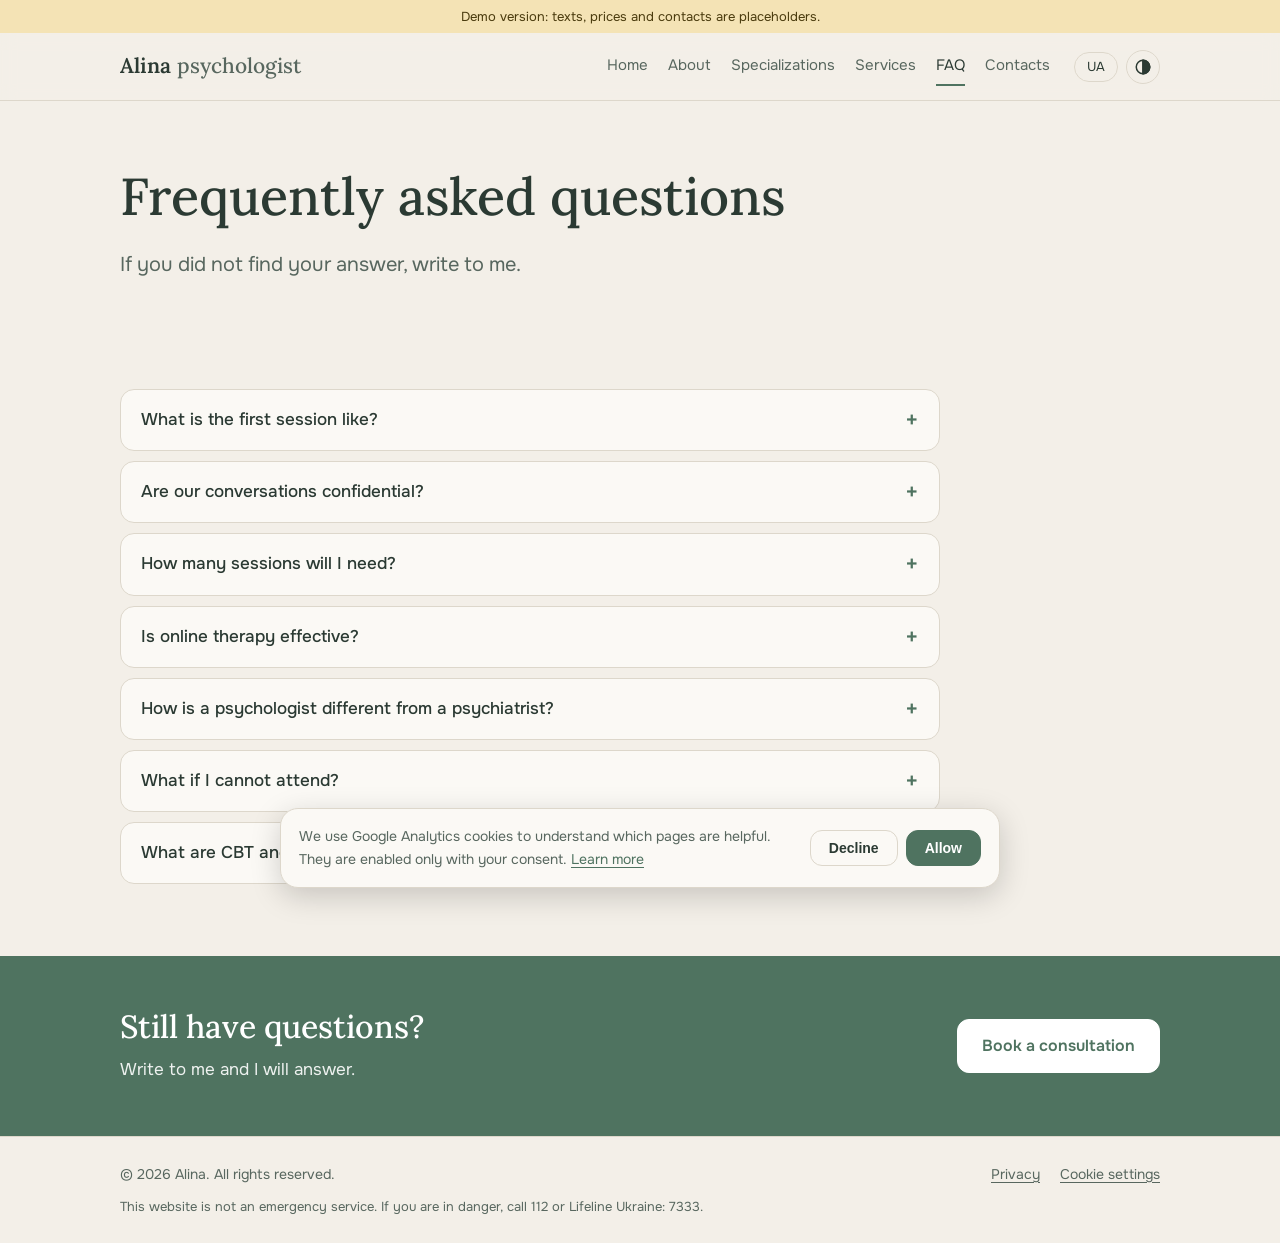
<file: en/faq/index.html>
<!doctype html>
<html lang="en">
<head>
<meta charset="utf-8">
<meta name="viewport" content="width=device-width,initial-scale=1,viewport-fit=cover">
<title>FAQ about psychotherapy and consultations</title>
<meta name="description" content="Answers to common questions: what the first session is like, confidentiality, number of sessions, psychologist versus psychiatrist, online format.">
<meta name="robots" content="noindex,nofollow">
<link rel="canonical" href="https://alina-psychologist.github.io/en/faq/">
<link rel="alternate" hreflang="uk" href="https://alina-psychologist.github.io/faq/">
<link rel="alternate" hreflang="en" href="https://alina-psychologist.github.io/en/faq/">
<link rel="alternate" hreflang="x-default" href="https://alina-psychologist.github.io/faq/">
<meta name="theme-color" content="#F3EFE8" media="(prefers-color-scheme: light)">
<meta name="theme-color" content="#1B211E" media="(prefers-color-scheme: dark)">
<meta name="color-scheme" content="light dark">
<link rel="icon" href="/favicon.svg" type="image/svg+xml">
<link rel="icon" href="/favicon-32.png" sizes="32x32" type="image/png">
<link rel="apple-touch-icon" href="/apple-touch-icon.png">
<link rel="manifest" href="/site.webmanifest">
<meta property="og:type" content="website">
<meta property="og:site_name" content="Alina · psychologist">
<meta property="og:title" content="FAQ about psychotherapy and consultations">
<meta property="og:description" content="Answers to common questions: what the first session is like, confidentiality, number of sessions, psychologist versus psychiatrist, online format.">
<meta property="og:url" content="https://alina-psychologist.github.io/en/faq/">
<meta property="og:locale" content="en_US">
<meta property="og:locale:alternate" content="uk_UA">
<meta property="og:image" content="https://alina-psychologist.github.io/og-image.png">
<meta property="og:image:width" content="1200">
<meta property="og:image:height" content="630">
<meta property="og:image:alt" content="Alina, online psychologist">
<meta name="twitter:card" content="summary_large_image">
<meta name="twitter:title" content="FAQ about psychotherapy and consultations">
<meta name="twitter:description" content="Answers to common questions: what the first session is like, confidentiality, number of sessions, psychologist versus psychiatrist, online format.">
<meta name="twitter:image" content="https://alina-psychologist.github.io/og-image.png">
<link rel="preload" href="/fonts/onest-cyrillic.woff2" as="font" type="font/woff2" crossorigin>
<link rel="preload" href="/fonts/lora-cyrillic.woff2" as="font" type="font/woff2" crossorigin>
<script>(function(){var r=document.documentElement;r.classList.add('js');try{var t=localStorage.getItem('theme');if(t==='dark'||t==='light')r.dataset.theme=t}catch(e){}})()</script>
<style>@font-face{font-family:'Lora';font-style:normal;font-weight:400 700;font-display:swap;src:url(/fonts/lora-cyrillic.woff2) format('woff2');unicode-range:U+0301,U+0400-045F,U+0490-0491,U+04B0-04B1,U+2116}
@font-face{font-family:'Lora';font-style:normal;font-weight:400 700;font-display:swap;src:url(/fonts/lora-latin.woff2) format('woff2');unicode-range:U+0000-00FF,U+0131,U+0152-0153,U+02BB-02BC,U+02C6,U+02DA,U+02DC,U+0304,U+0308,U+0329,U+2000-206F,U+20AC,U+2122,U+2191,U+2193,U+2212,U+2215,U+FEFF,U+FFFD}
@font-face{font-family:'Onest';font-style:normal;font-weight:400 600;font-display:swap;src:url(/fonts/onest-cyrillic.woff2) format('woff2');unicode-range:U+0301,U+0400-045F,U+0490-0491,U+04B0-04B1,U+2116}
@font-face{font-family:'Onest';font-style:normal;font-weight:400 600;font-display:swap;src:url(/fonts/onest-latin.woff2) format('woff2');unicode-range:U+0000-00FF,U+0131,U+0152-0153,U+02BB-02BC,U+02C6,U+02DA,U+02DC,U+0304,U+0308,U+0329,U+2000-206F,U+20AC,U+2122,U+2191,U+2193,U+2212,U+2215,U+FEFF,U+FFFD}

:root{--bg:#F3EFE8;--surface:#FBF9F5;--alt:#EAE5DA;--fg:#2B3A33;--muted:#58675F;--accent:#4F7360;--accent-fg:#FFFFFF;--line:#DDD7CB;--mark:#F4E3B5;--mark-fg:#4A3B0E;--radius:18px;
--display:"Lora",Georgia,"Times New Roman",serif;--body:"Onest",system-ui,-apple-system,"Segoe UI",Roboto,sans-serif}
@media (prefers-color-scheme:dark){:root:not([data-theme="light"]){--bg:#1B211E;--surface:#232B27;--alt:#202824;--fg:#E8EDE7;--muted:#A3B0A8;--accent:#9DBFA9;--accent-fg:#12201A;--line:#33403A;--mark:#4A3F1C;--mark-fg:#F1E2B1;color-scheme:dark}}
:root[data-theme="dark"]{--bg:#1B211E;--surface:#232B27;--alt:#202824;--fg:#E8EDE7;--muted:#A3B0A8;--accent:#9DBFA9;--accent-fg:#12201A;--line:#33403A;--mark:#4A3F1C;--mark-fg:#F1E2B1;color-scheme:dark}
*{box-sizing:border-box}
html{scroll-behavior:smooth;-webkit-text-size-adjust:100%}
@media (prefers-reduced-motion:reduce){html{scroll-behavior:auto}*{transition:none!important;animation:none!important}}
body{margin:0;background:var(--bg);color:var(--fg);font:400 17px/1.65 var(--body);display:flex;flex-direction:column;min-height:100vh}
main{flex:1}
img{max-width:100%;height:auto}
a{color:var(--accent);text-underline-offset:3px}
a:hover{text-decoration-thickness:2px}
:focus-visible{outline:3px solid var(--accent);outline-offset:3px;border-radius:4px}
h1,h2,h3{font-family:var(--display);font-weight:500;line-height:1.2;margin:0 0 .6em;text-wrap:balance}
h1{font-size:clamp(32px,5.2vw,52px)}
h2{font-size:clamp(24px,3.2vw,32px)}
h3{font-size:19px}
p{margin:0 0 1em}
.wrap{max-width:1080px;margin:0 auto;padding-left:max(20px,env(safe-area-inset-left,0px));padding-right:max(20px,env(safe-area-inset-right,0px))}
.skip{position:absolute;left:-999px;top:8px;background:var(--accent);color:var(--accent-fg);padding:8px 14px;border-radius:8px;z-index:100}
.skip:focus{left:12px}
.demo{background:var(--mark);color:var(--mark-fg);text-align:center;font-size:13px;padding:6px 16px}
.ph{background:var(--mark);color:var(--mark-fg);border-radius:4px;padding:0 4px}
/* header */
.site-head{position:sticky;top:0;z-index:20;background:color-mix(in srgb,var(--bg) 92%,transparent);backdrop-filter:blur(8px);border-bottom:1px solid var(--line)}
.head-in{display:flex;align-items:center;gap:12px 24px;padding-block:14px;flex-wrap:wrap}
.logo{font-family:var(--display);font-weight:600;font-size:21px;color:var(--fg);text-decoration:none;margin-right:auto}
.logo span{color:var(--muted);font-weight:500}
.menu{display:flex;gap:4px 20px;flex-wrap:wrap;font-size:15px}
.menu a{color:var(--muted);text-decoration:none;padding:6px 0;border-bottom:2px solid transparent}
.menu a:hover{color:var(--fg)}
.menu a[aria-current="page"]{color:var(--fg);border-bottom-color:var(--accent)}
.tools{display:flex;gap:8px;align-items:center}
.pill,.icon-btn,.burger{font:inherit;font-size:13px;color:var(--fg);background:transparent;border:1px solid var(--line);border-radius:999px;padding:5px 12px;cursor:pointer;text-decoration:none;line-height:1.4}
.pill:hover,.icon-btn:hover,.burger:hover{background:var(--surface)}
.icon-btn{width:34px;height:34px;padding:0;display:grid;place-items:center}
.icon-btn svg{width:18px;height:18px}
.burger{display:none}
@media (max-width:760px){
 .js .burger{display:inline-block}
 .js .menu{display:none;width:100%;order:5;flex-direction:column;gap:0}
 .js .menu.open{display:flex}
 .js .menu a{padding:10px 0;border-bottom:1px solid var(--line)}
}
/* hero */
.hero{padding-block:clamp(36px,7vw,84px)}
.hero-in{display:grid;grid-template-columns:1.3fr 1fr;gap:clamp(24px,5vw,64px);align-items:center}
.hero-in>*,.two>*{min-width:0}
.eyebrow{font-size:13px;letter-spacing:.12em;text-transform:uppercase;color:var(--accent);font-weight:600;margin-bottom:14px}
.lead{font-size:clamp(17px,2vw,20px);color:var(--muted);max-width:56ch}
.actions{display:flex;flex-wrap:wrap;gap:12px;margin-top:28px}
.btn{display:inline-block;background:var(--accent);color:var(--accent-fg);font-weight:600;text-decoration:none;padding:13px 24px;border-radius:12px;font-size:16px;border:1px solid var(--accent)}
.btn:hover{filter:brightness(1.06)}
.btn.ghost{background:transparent;color:var(--fg);border-color:var(--line)}
.btn.ghost:hover{background:var(--surface)}
.chips{list-style:none;display:flex;flex-wrap:wrap;gap:8px;padding:0;margin:28px 0 0}
.chips li{font-size:13px;padding:4px 12px;border-radius:999px;background:var(--surface);border:1px solid var(--line);color:var(--muted)}
.photo{margin:0;aspect-ratio:4/5;max-width:100%;width:100%;background:var(--surface);border:1px solid var(--line);border-radius:999px 999px var(--radius) var(--radius);display:grid;place-items:center;position:relative;overflow:hidden}
.photo-letter{font-family:var(--display);font-size:clamp(80px,12vw,140px);color:var(--accent)}
.photo figcaption{position:absolute;bottom:14px;left:0;right:0;text-align:center;font-size:13px;color:var(--muted)}
.photo img{width:100%;height:100%;object-fit:cover}
@media (max-width:760px){.hero-in{grid-template-columns:1fr}.photo{max-width:300px}}
/* sections */
.page-head{padding-block:clamp(32px,6vw,64px) clamp(8px,2vw,16px)}
.page-head h1{margin-bottom:.4em}
.sec{padding-block:clamp(36px,6vw,72px)}
.sec.alt{background:var(--alt)}
.recognize{list-style:none;padding:0;margin:0;display:grid;grid-template-columns:repeat(auto-fit,minmax(240px,1fr));gap:14px}
.recognize li{padding:18px 20px;background:var(--surface);border:1px solid var(--line);border-radius:var(--radius)}
.cards{display:grid;grid-template-columns:repeat(auto-fit,minmax(220px,1fr));gap:16px}
.cards.three{grid-template-columns:repeat(auto-fit,minmax(250px,1fr))}
.card{display:block;background:var(--surface);border:1px solid var(--line);border-radius:var(--radius);padding:22px;color:var(--fg);text-decoration:none;min-width:0}
a.card:hover{border-color:var(--accent)}
.card p{color:var(--muted);margin:0;font-size:16px}
.price{font-family:var(--display);font-size:24px;color:var(--fg)!important;margin-bottom:.4em!important}
.steps{list-style:none;counter-reset:s;display:grid;grid-template-columns:repeat(auto-fit,minmax(240px,1fr));gap:20px;padding:0;margin:0}
.steps li{counter-increment:s;position:relative;padding-top:48px}
.steps li::before{content:counter(s);position:absolute;top:0;left:0;width:36px;height:36px;border-radius:50%;background:var(--accent);color:var(--accent-fg);display:grid;place-items:center;font-weight:600}
.steps p{color:var(--muted)}
.two{display:grid;grid-template-columns:1fr 1fr;gap:clamp(24px,5vw,64px);align-items:start}
.two.wide-left{grid-template-columns:1.4fr 1fr}
@media (max-width:760px){.two,.two.wide-left{grid-template-columns:1fr}}
.facts{list-style:none;padding:0;margin:0;display:grid;gap:12px}
.facts li{display:flex;flex-direction:column;padding:16px 20px;background:var(--surface);border:1px solid var(--line);border-radius:var(--radius)}
.facts span{color:var(--muted);font-size:15px}
.more{font-weight:600}
.plain{padding-left:1.1em;margin:0 0 1em}
.plain li{margin-bottom:.4em}
.timeline{list-style:none;padding:0;margin:0 0 1em;display:grid;gap:12px}
.timeline li{display:grid;grid-template-columns:90px 1fr;gap:12px;padding-bottom:12px;border-bottom:1px solid var(--line)}
.timeline b{font-weight:600;color:var(--accent)}
.note{font-size:14px;color:var(--muted)}
.stack{display:grid;gap:20px;max-width:820px}
.topic{padding:26px;background:var(--surface);border:1px solid var(--line);border-radius:var(--radius);scroll-margin-top:90px}
.topic p:last-child{margin-bottom:0}
.prose h2{margin-top:1.4em}
.prose h2:first-child{margin-top:0}
.narrow{max-width:760px}
.contact-list{list-style:none;padding:0;margin:0 0 1em;display:grid;gap:10px}
.contact-list li{display:flex;flex-direction:column;padding:14px 18px;background:var(--surface);border:1px solid var(--line);border-radius:14px}
.contact-list span{font-size:13px;color:var(--muted);letter-spacing:.06em;text-transform:uppercase}
.alert{max-width:760px;padding:24px 26px;border:1px solid var(--accent);border-radius:var(--radius);background:var(--surface)}
.alert p{margin:0}
code{font-size:.9em;background:var(--alt);padding:1px 6px;border-radius:5px}
.linklike{font:inherit;color:var(--accent);background:none;border:0;padding:0;cursor:pointer;text-decoration:underline;text-underline-offset:3px}
/* faq */
.faq{display:grid;gap:10px;max-width:820px}
.faq details{background:var(--surface);border:1px solid var(--line);border-radius:14px;scroll-margin-top:90px}
.faq summary{cursor:pointer;list-style:none;padding:16px 20px;font-weight:500;display:flex;justify-content:space-between;gap:16px;align-items:center}
.faq summary::-webkit-details-marker{display:none}
.faq summary::after{content:"+";color:var(--accent);font-size:24px;line-height:1}
.faq details[open] summary::after{content:"\2212"}
.faq details p{padding:0 20px 18px;margin:0;color:var(--muted)}
/* band + footer */
.band{background:var(--accent);color:var(--accent-fg)}
.band-in{display:flex;flex-wrap:wrap;gap:20px 32px;align-items:center;justify-content:space-between;padding-block:clamp(32px,5vw,52px)}
.band h2{margin-bottom:.3em}
.band p{margin:0;opacity:.9}
.band .btn{background:var(--accent-fg);color:var(--accent);border-color:var(--accent-fg)}
.site-foot{border-top:1px solid var(--line);font-size:14px;color:var(--muted)}
.foot-in{display:flex;flex-wrap:wrap;gap:10px 28px;justify-content:space-between;padding-block:26px}
.foot-in p{margin:0}
.foot-links{display:flex;flex-wrap:wrap;gap:6px 20px}
.foot-links a,.foot-links button{color:var(--muted)}
.emerg{flex-basis:100%;font-size:13px}
/* cookie */
.cookie{position:fixed;left:max(12px,env(safe-area-inset-left,0px));right:max(12px,env(safe-area-inset-right,0px));bottom:max(12px,env(safe-area-inset-bottom,0px));z-index:50;max-width:720px;margin:0 auto;background:var(--surface);border:1px solid var(--line);border-radius:var(--radius);padding:16px 18px;box-shadow:0 8px 30px rgba(0,0,0,.18);display:flex;flex-wrap:wrap;gap:12px 18px;align-items:center;font-size:14px}
.cookie[hidden]{display:none}
.cookie p{margin:0;flex:1 1 300px;color:var(--muted)}
.cookie .acts{display:flex;gap:8px}
.cookie .btn{padding:9px 18px;font-size:14px}
</style>
<script type="application/ld+json">{"@context":"https://schema.org","@graph":[{"@type":"WebSite","@id":"https://alina-psychologist.github.io/#website","url":"https://alina-psychologist.github.io/","name":"Alina · psychologist","inLanguage":["uk","en"]},{"@type":"BreadcrumbList","itemListElement":[{"@type":"ListItem","position":1,"name":"Home","item":"https://alina-psychologist.github.io/en/"},{"@type":"ListItem","position":2,"name":"Frequently asked questions","item":"https://alina-psychologist.github.io/en/faq/"}]},{"@type":"FAQPage","mainEntity":[{"@type":"Question","name":"What is the first session like?","acceptedAnswer":{"@type":"Answer","text":"We get acquainted, and I ask about what brought you here and what you expect. You can ask any questions about the process. At the end we agree whether to continue and in what format."}},{"@type":"Question","name":"Are our conversations confidential?","acceptedAnswer":{"@type":"Answer","text":"Yes. I do not share information about our meetings with third parties. The exception is a real threat to the life or safety of you or others."}},{"@type":"Question","name":"How many sessions will I need?","acceptedAnswer":{"@type":"Answer","text":"It depends on the request. With anxiety or burnout, noticeable changes often appear within 8-12 meetings; deeper work with patterns and trauma takes longer. We review progress regularly."}},{"@type":"Question","name":"Is online therapy effective?","acceptedAnswer":{"@type":"Answer","text":"Yes. Research shows that online CBT works comparably to in-person. For comfort you need a quiet room, a stable connection and headphones."}},{"@type":"Question","name":"How is a psychologist different from a psychiatrist?","acceptedAnswer":{"@type":"Answer","text":"A psychologist works through conversation and practices, while a psychiatrist is a medical doctor who diagnoses and, if needed, prescribes medication. If I see that you need a doctor, I will say so and help with a referral."}},{"@type":"Question","name":"What if I cannot attend?","acceptedAnswer":{"@type":"Answer","text":"Let me know at least 24 hours ahead and we will reschedule at no charge."}},{"@type":"Question","name":"What are CBT and schema therapy?","acceptedAnswer":{"@type":"Answer","text":"CBT works with thoughts, emotions and behaviour in the here and now, while schema therapy adds work with deeper life patterns. More on the About page."}}]}]}</script>
</head>
<body>
<a class="skip" href="#main">Skip to content</a>
<div class="demo">Demo version: texts, prices and contacts are placeholders.</div>
<header class="site-head"><div class="wrap head-in">
  <a class="logo" href="/en/">Alina <span>psychologist</span></a>
  <nav class="menu" id="menu" aria-label="Menu"><a href="/en/">Home</a><a href="/en/about/">About</a><a href="/en/specializations/">Specializations</a><a href="/en/services/">Services</a><a href="/en/faq/" aria-current="page">FAQ</a><a href="/en/contacts/">Contacts</a></nav>
  <div class="tools">
    <a class="pill" href="/faq/" hreflang="uk" lang="uk" title="Українська" data-track="lang_switch" data-label="UA">UA</a>
    <button class="icon-btn" id="theme" type="button" aria-label="Toggle theme" title="Toggle theme"><svg viewBox="0 0 24 24" fill="none" stroke="currentColor" stroke-width="2" stroke-linecap="round" stroke-linejoin="round" aria-hidden="true"><circle cx="12" cy="12" r="9"/><path d="M12 3v18" /><path d="M12 3a9 9 0 0 1 0 18z" fill="currentColor"/></svg></button>
    <button class="burger" id="burger" type="button" aria-controls="menu" aria-expanded="false">Menu</button>
  </div>
</div></header>
<main id="main">
<section class="page-head"><div class="wrap"><h1>Frequently asked questions</h1><p class="lead">If you did not find your answer, write to me.</p></div></section><section class="sec"><div class="wrap"><div class="faq"><details id="first-session"><summary>What is the first session like?</summary><p>We get acquainted, and I ask about what brought you here and what you expect. You can ask any questions about the process. At the end we agree whether to continue and in what format.</p></details>
<details id="confidential"><summary>Are our conversations confidential?</summary><p>Yes. I do not share information about our meetings with third parties. The exception is a real threat to the life or safety of you or others.</p></details>
<details id="how-many"><summary>How many sessions will I need?</summary><p>It depends on the request. With anxiety or burnout, noticeable changes often appear within 8-12 meetings; deeper work with patterns and trauma takes longer. We review progress regularly.</p></details>
<details id="online"><summary>Is online therapy effective?</summary><p>Yes. Research shows that online CBT works comparably to in-person. For comfort you need a quiet room, a stable connection and headphones.</p></details>
<details id="difference"><summary>How is a psychologist different from a psychiatrist?</summary><p>A psychologist works through conversation and practices, while a psychiatrist is a medical doctor who diagnoses and, if needed, prescribes medication. If I see that you need a doctor, I will say so and help with a referral.</p></details>
<details id="cancel"><summary>What if I cannot attend?</summary><p>Let me know at least 24 hours ahead and we will reschedule at no charge.</p></details>
<details id="cbt-schema"><summary>What are CBT and schema therapy?</summary><p>CBT works with thoughts, emotions and behaviour in the here and now, while schema therapy adds work with deeper life patterns. More on the About page.</p></details></div></div></section><section class="band"><div class="wrap band-in"><div><h2>Still have questions?</h2><p>Write to me and I will answer.</p></div><a class="btn" href="/en/contacts/" data-track="cta_click" data-label="band">Book a consultation</a></div></section>
</main>
<footer class="site-foot"><div class="wrap foot-in">
  <p>&copy; 2026 Alina. All rights reserved.</p>
  <div class="foot-links"><a href="/en/privacy/">Privacy</a><button type="button" class="linklike" data-cookie-settings>Cookie settings</button></div>
  <p class="emerg">This website is not an emergency service. If you are in danger, call 112 or Lifeline Ukraine: 7333.</p>
</div></footer>
<div class="cookie" id="cookie" role="dialog" aria-live="polite" aria-label="Cookie" hidden>
  <p>We use Google Analytics cookies to understand which pages are helpful. They are enabled only with your consent. <a href="/en/privacy/">Learn more</a></p>
  <div class="acts"><button type="button" class="btn ghost" data-consent="denied">Decline</button><button type="button" class="btn" data-consent="granted">Allow</button></div>
</div>
<script>
(function(){
var d=document,GA='G-NKZ09KV0WY',KEY='cookie-consent';
window.dataLayer=window.dataLayer||[];
function gtag(){dataLayer.push(arguments)}
gtag('consent','default',{analytics_storage:'denied',ad_storage:'denied',ad_user_data:'denied',ad_personalization:'denied',wait_for_update:500});
function get(k){try{return localStorage.getItem(k)}catch(e){return null}}
function set(k,v){try{localStorage.setItem(k,v)}catch(e){}}
var loaded=false,granted=false;
function track(name,p){if(granted&&loaded)gtag('event',name,p||{})}
function loadGA(){
  if(loaded||!/^G-[A-Z0-9]+$/.test(GA)||false)return;
  loaded=true;
  var s=d.createElement('script');s.async=true;s.src='https://www.googletagmanager.com/gtag/js?id='+GA;d.head.appendChild(s);
  gtag('js',new Date());gtag('config',GA);
}
function dropCookies(){
  var h=location.hostname.split('.');
  d.cookie.split(';').forEach(function(c){
    var n=c.split('=')[0].trim();
    if(n==='_ga'||n.indexOf('_ga_')===0){
      for(var i=0;i<h.length;i++){var dom=h.slice(i).join('.');
        d.cookie=n+'=;expires=Thu, 01 Jan 1970 00:00:00 GMT;path=/;domain='+dom;
        d.cookie=n+'=;expires=Thu, 01 Jan 1970 00:00:00 GMT;path=/;domain=.'+dom}
      d.cookie=n+'=;expires=Thu, 01 Jan 1970 00:00:00 GMT;path=/'}});
}
function apply(v){
  granted=v==='granted';
  gtag('consent','update',{analytics_storage:granted?'granted':'denied'});
  if(granted)loadGA();else dropCookies();
}
var bar=d.getElementById('cookie');
function show(){if(bar)bar.hidden=false}
function choose(v){set(KEY,v);if(bar)bar.hidden=true;apply(v)}
var saved=get(KEY);
if(saved==='granted'||saved==='denied')apply(saved);else show();
d.querySelectorAll('[data-consent]').forEach(function(b){b.addEventListener('click',function(){choose(b.dataset.consent)})});
d.querySelectorAll('[data-cookie-settings]').forEach(function(b){b.addEventListener('click',show)});

/* theme */
var root=d.documentElement;
var tb=d.getElementById('theme');
if(tb)tb.addEventListener('click',function(){
  var cur=root.dataset.theme||(matchMedia('(prefers-color-scheme: dark)').matches?'dark':'light');
  var next=cur==='dark'?'light':'dark';
  root.dataset.theme=next;set('theme',next);track('theme_change',{theme:next});
});

/* mobile menu */
var bg=d.getElementById('burger'),menu=d.getElementById('menu');
if(bg&&menu)bg.addEventListener('click',function(){
  var o=menu.classList.toggle('open');bg.setAttribute('aria-expanded',String(o));
});

/* events */
d.addEventListener('click',function(e){
  var el=e.target.closest('[data-track]');if(!el)return;
  track(el.dataset.track,{label:el.dataset.label||'',link_url:el.getAttribute('href')||'',page_path:location.pathname});
});
d.querySelectorAll('.faq details').forEach(function(x){
  x.addEventListener('toggle',function(){if(x.open)track('faq_open',{question:x.querySelector('summary').textContent.trim(),id:x.id})});
});
if(location.hash){var t=d.querySelector(location.hash.replace(/[^#\w-]/g,''));if(t&&t.tagName==='DETAILS')t.open=true}
var sent={};
function onScroll(){
  var h=d.documentElement.scrollHeight-innerHeight;if(h<=0)return;
  var p=scrollY/h*100;
  [50,90].forEach(function(m){if(p>=m&&!sent[m]){sent[m]=1;track('scroll_depth',{percent:m,page_path:location.pathname})}});
}
addEventListener('scroll',onScroll,{passive:true});
})();
</script>
</body>
</html>
</file>
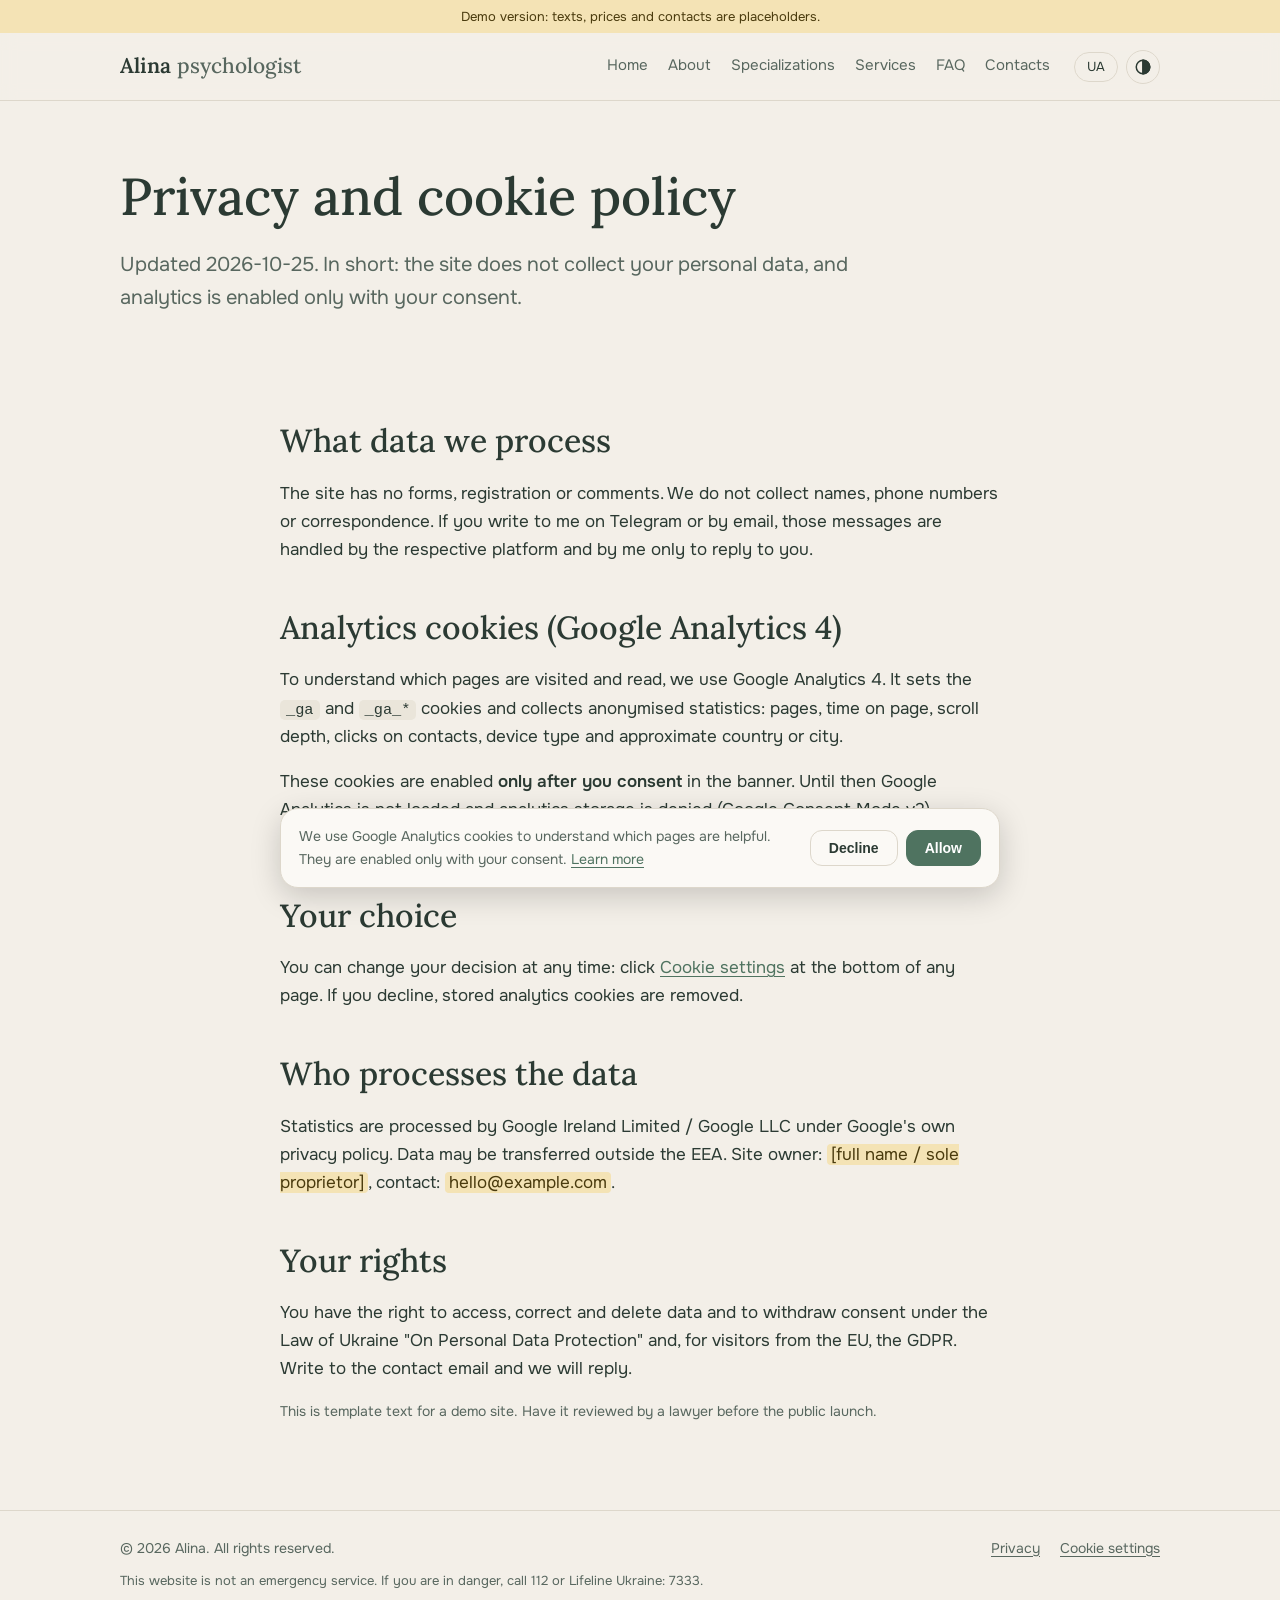
<file: en/privacy/index.html>
<!doctype html>
<html lang="en">
<head>
<meta charset="utf-8">
<meta name="viewport" content="width=device-width,initial-scale=1,viewport-fit=cover">
<title>Privacy and cookie policy</title>
<meta name="description" content="What data this website collects, how Google Analytics cookies work and how to withdraw consent.">
<meta name="robots" content="noindex,nofollow">
<link rel="canonical" href="https://alina-psychologist.github.io/en/privacy/">
<link rel="alternate" hreflang="uk" href="https://alina-psychologist.github.io/privacy/">
<link rel="alternate" hreflang="en" href="https://alina-psychologist.github.io/en/privacy/">
<link rel="alternate" hreflang="x-default" href="https://alina-psychologist.github.io/privacy/">
<meta name="theme-color" content="#F3EFE8" media="(prefers-color-scheme: light)">
<meta name="theme-color" content="#1B211E" media="(prefers-color-scheme: dark)">
<meta name="color-scheme" content="light dark">
<link rel="icon" href="/favicon.svg" type="image/svg+xml">
<link rel="icon" href="/favicon-32.png" sizes="32x32" type="image/png">
<link rel="apple-touch-icon" href="/apple-touch-icon.png">
<link rel="manifest" href="/site.webmanifest">
<meta property="og:type" content="website">
<meta property="og:site_name" content="Alina · psychologist">
<meta property="og:title" content="Privacy and cookie policy">
<meta property="og:description" content="What data this website collects, how Google Analytics cookies work and how to withdraw consent.">
<meta property="og:url" content="https://alina-psychologist.github.io/en/privacy/">
<meta property="og:locale" content="en_US">
<meta property="og:locale:alternate" content="uk_UA">
<meta property="og:image" content="https://alina-psychologist.github.io/og-image.png">
<meta property="og:image:width" content="1200">
<meta property="og:image:height" content="630">
<meta property="og:image:alt" content="Alina, online psychologist">
<meta name="twitter:card" content="summary_large_image">
<meta name="twitter:title" content="Privacy and cookie policy">
<meta name="twitter:description" content="What data this website collects, how Google Analytics cookies work and how to withdraw consent.">
<meta name="twitter:image" content="https://alina-psychologist.github.io/og-image.png">
<link rel="preload" href="/fonts/onest-cyrillic.woff2" as="font" type="font/woff2" crossorigin>
<link rel="preload" href="/fonts/lora-cyrillic.woff2" as="font" type="font/woff2" crossorigin>
<script>(function(){var r=document.documentElement;r.classList.add('js');try{var t=localStorage.getItem('theme');if(t==='dark'||t==='light')r.dataset.theme=t}catch(e){}})()</script>
<style>@font-face{font-family:'Lora';font-style:normal;font-weight:400 700;font-display:swap;src:url(/fonts/lora-cyrillic.woff2) format('woff2');unicode-range:U+0301,U+0400-045F,U+0490-0491,U+04B0-04B1,U+2116}
@font-face{font-family:'Lora';font-style:normal;font-weight:400 700;font-display:swap;src:url(/fonts/lora-latin.woff2) format('woff2');unicode-range:U+0000-00FF,U+0131,U+0152-0153,U+02BB-02BC,U+02C6,U+02DA,U+02DC,U+0304,U+0308,U+0329,U+2000-206F,U+20AC,U+2122,U+2191,U+2193,U+2212,U+2215,U+FEFF,U+FFFD}
@font-face{font-family:'Onest';font-style:normal;font-weight:400 600;font-display:swap;src:url(/fonts/onest-cyrillic.woff2) format('woff2');unicode-range:U+0301,U+0400-045F,U+0490-0491,U+04B0-04B1,U+2116}
@font-face{font-family:'Onest';font-style:normal;font-weight:400 600;font-display:swap;src:url(/fonts/onest-latin.woff2) format('woff2');unicode-range:U+0000-00FF,U+0131,U+0152-0153,U+02BB-02BC,U+02C6,U+02DA,U+02DC,U+0304,U+0308,U+0329,U+2000-206F,U+20AC,U+2122,U+2191,U+2193,U+2212,U+2215,U+FEFF,U+FFFD}

:root{--bg:#F3EFE8;--surface:#FBF9F5;--alt:#EAE5DA;--fg:#2B3A33;--muted:#58675F;--accent:#4F7360;--accent-fg:#FFFFFF;--line:#DDD7CB;--mark:#F4E3B5;--mark-fg:#4A3B0E;--radius:18px;
--display:"Lora",Georgia,"Times New Roman",serif;--body:"Onest",system-ui,-apple-system,"Segoe UI",Roboto,sans-serif}
@media (prefers-color-scheme:dark){:root:not([data-theme="light"]){--bg:#1B211E;--surface:#232B27;--alt:#202824;--fg:#E8EDE7;--muted:#A3B0A8;--accent:#9DBFA9;--accent-fg:#12201A;--line:#33403A;--mark:#4A3F1C;--mark-fg:#F1E2B1;color-scheme:dark}}
:root[data-theme="dark"]{--bg:#1B211E;--surface:#232B27;--alt:#202824;--fg:#E8EDE7;--muted:#A3B0A8;--accent:#9DBFA9;--accent-fg:#12201A;--line:#33403A;--mark:#4A3F1C;--mark-fg:#F1E2B1;color-scheme:dark}
*{box-sizing:border-box}
html{scroll-behavior:smooth;-webkit-text-size-adjust:100%}
@media (prefers-reduced-motion:reduce){html{scroll-behavior:auto}*{transition:none!important;animation:none!important}}
body{margin:0;background:var(--bg);color:var(--fg);font:400 17px/1.65 var(--body);display:flex;flex-direction:column;min-height:100vh}
main{flex:1}
img{max-width:100%;height:auto}
a{color:var(--accent);text-underline-offset:3px}
a:hover{text-decoration-thickness:2px}
:focus-visible{outline:3px solid var(--accent);outline-offset:3px;border-radius:4px}
h1,h2,h3{font-family:var(--display);font-weight:500;line-height:1.2;margin:0 0 .6em;text-wrap:balance}
h1{font-size:clamp(32px,5.2vw,52px)}
h2{font-size:clamp(24px,3.2vw,32px)}
h3{font-size:19px}
p{margin:0 0 1em}
.wrap{max-width:1080px;margin:0 auto;padding-left:max(20px,env(safe-area-inset-left,0px));padding-right:max(20px,env(safe-area-inset-right,0px))}
.skip{position:absolute;left:-999px;top:8px;background:var(--accent);color:var(--accent-fg);padding:8px 14px;border-radius:8px;z-index:100}
.skip:focus{left:12px}
.demo{background:var(--mark);color:var(--mark-fg);text-align:center;font-size:13px;padding:6px 16px}
.ph{background:var(--mark);color:var(--mark-fg);border-radius:4px;padding:0 4px}
/* header */
.site-head{position:sticky;top:0;z-index:20;background:color-mix(in srgb,var(--bg) 92%,transparent);backdrop-filter:blur(8px);border-bottom:1px solid var(--line)}
.head-in{display:flex;align-items:center;gap:12px 24px;padding-block:14px;flex-wrap:wrap}
.logo{font-family:var(--display);font-weight:600;font-size:21px;color:var(--fg);text-decoration:none;margin-right:auto}
.logo span{color:var(--muted);font-weight:500}
.menu{display:flex;gap:4px 20px;flex-wrap:wrap;font-size:15px}
.menu a{color:var(--muted);text-decoration:none;padding:6px 0;border-bottom:2px solid transparent}
.menu a:hover{color:var(--fg)}
.menu a[aria-current="page"]{color:var(--fg);border-bottom-color:var(--accent)}
.tools{display:flex;gap:8px;align-items:center}
.pill,.icon-btn,.burger{font:inherit;font-size:13px;color:var(--fg);background:transparent;border:1px solid var(--line);border-radius:999px;padding:5px 12px;cursor:pointer;text-decoration:none;line-height:1.4}
.pill:hover,.icon-btn:hover,.burger:hover{background:var(--surface)}
.icon-btn{width:34px;height:34px;padding:0;display:grid;place-items:center}
.icon-btn svg{width:18px;height:18px}
.burger{display:none}
@media (max-width:760px){
 .js .burger{display:inline-block}
 .js .menu{display:none;width:100%;order:5;flex-direction:column;gap:0}
 .js .menu.open{display:flex}
 .js .menu a{padding:10px 0;border-bottom:1px solid var(--line)}
}
/* hero */
.hero{padding-block:clamp(36px,7vw,84px)}
.hero-in{display:grid;grid-template-columns:1.3fr 1fr;gap:clamp(24px,5vw,64px);align-items:center}
.hero-in>*,.two>*{min-width:0}
.eyebrow{font-size:13px;letter-spacing:.12em;text-transform:uppercase;color:var(--accent);font-weight:600;margin-bottom:14px}
.lead{font-size:clamp(17px,2vw,20px);color:var(--muted);max-width:56ch}
.actions{display:flex;flex-wrap:wrap;gap:12px;margin-top:28px}
.btn{display:inline-block;background:var(--accent);color:var(--accent-fg);font-weight:600;text-decoration:none;padding:13px 24px;border-radius:12px;font-size:16px;border:1px solid var(--accent)}
.btn:hover{filter:brightness(1.06)}
.btn.ghost{background:transparent;color:var(--fg);border-color:var(--line)}
.btn.ghost:hover{background:var(--surface)}
.chips{list-style:none;display:flex;flex-wrap:wrap;gap:8px;padding:0;margin:28px 0 0}
.chips li{font-size:13px;padding:4px 12px;border-radius:999px;background:var(--surface);border:1px solid var(--line);color:var(--muted)}
.photo{margin:0;aspect-ratio:4/5;max-width:100%;width:100%;background:var(--surface);border:1px solid var(--line);border-radius:999px 999px var(--radius) var(--radius);display:grid;place-items:center;position:relative;overflow:hidden}
.photo-letter{font-family:var(--display);font-size:clamp(80px,12vw,140px);color:var(--accent)}
.photo figcaption{position:absolute;bottom:14px;left:0;right:0;text-align:center;font-size:13px;color:var(--muted)}
.photo img{width:100%;height:100%;object-fit:cover}
@media (max-width:760px){.hero-in{grid-template-columns:1fr}.photo{max-width:300px}}
/* sections */
.page-head{padding-block:clamp(32px,6vw,64px) clamp(8px,2vw,16px)}
.page-head h1{margin-bottom:.4em}
.sec{padding-block:clamp(36px,6vw,72px)}
.sec.alt{background:var(--alt)}
.recognize{list-style:none;padding:0;margin:0;display:grid;grid-template-columns:repeat(auto-fit,minmax(240px,1fr));gap:14px}
.recognize li{padding:18px 20px;background:var(--surface);border:1px solid var(--line);border-radius:var(--radius)}
.cards{display:grid;grid-template-columns:repeat(auto-fit,minmax(220px,1fr));gap:16px}
.cards.three{grid-template-columns:repeat(auto-fit,minmax(250px,1fr))}
.card{display:block;background:var(--surface);border:1px solid var(--line);border-radius:var(--radius);padding:22px;color:var(--fg);text-decoration:none;min-width:0}
a.card:hover{border-color:var(--accent)}
.card p{color:var(--muted);margin:0;font-size:16px}
.price{font-family:var(--display);font-size:24px;color:var(--fg)!important;margin-bottom:.4em!important}
.steps{list-style:none;counter-reset:s;display:grid;grid-template-columns:repeat(auto-fit,minmax(240px,1fr));gap:20px;padding:0;margin:0}
.steps li{counter-increment:s;position:relative;padding-top:48px}
.steps li::before{content:counter(s);position:absolute;top:0;left:0;width:36px;height:36px;border-radius:50%;background:var(--accent);color:var(--accent-fg);display:grid;place-items:center;font-weight:600}
.steps p{color:var(--muted)}
.two{display:grid;grid-template-columns:1fr 1fr;gap:clamp(24px,5vw,64px);align-items:start}
.two.wide-left{grid-template-columns:1.4fr 1fr}
@media (max-width:760px){.two,.two.wide-left{grid-template-columns:1fr}}
.facts{list-style:none;padding:0;margin:0;display:grid;gap:12px}
.facts li{display:flex;flex-direction:column;padding:16px 20px;background:var(--surface);border:1px solid var(--line);border-radius:var(--radius)}
.facts span{color:var(--muted);font-size:15px}
.more{font-weight:600}
.plain{padding-left:1.1em;margin:0 0 1em}
.plain li{margin-bottom:.4em}
.timeline{list-style:none;padding:0;margin:0 0 1em;display:grid;gap:12px}
.timeline li{display:grid;grid-template-columns:90px 1fr;gap:12px;padding-bottom:12px;border-bottom:1px solid var(--line)}
.timeline b{font-weight:600;color:var(--accent)}
.note{font-size:14px;color:var(--muted)}
.stack{display:grid;gap:20px;max-width:820px}
.topic{padding:26px;background:var(--surface);border:1px solid var(--line);border-radius:var(--radius);scroll-margin-top:90px}
.topic p:last-child{margin-bottom:0}
.prose h2{margin-top:1.4em}
.prose h2:first-child{margin-top:0}
.narrow{max-width:760px}
.contact-list{list-style:none;padding:0;margin:0 0 1em;display:grid;gap:10px}
.contact-list li{display:flex;flex-direction:column;padding:14px 18px;background:var(--surface);border:1px solid var(--line);border-radius:14px}
.contact-list span{font-size:13px;color:var(--muted);letter-spacing:.06em;text-transform:uppercase}
.alert{max-width:760px;padding:24px 26px;border:1px solid var(--accent);border-radius:var(--radius);background:var(--surface)}
.alert p{margin:0}
code{font-size:.9em;background:var(--alt);padding:1px 6px;border-radius:5px}
.linklike{font:inherit;color:var(--accent);background:none;border:0;padding:0;cursor:pointer;text-decoration:underline;text-underline-offset:3px}
/* faq */
.faq{display:grid;gap:10px;max-width:820px}
.faq details{background:var(--surface);border:1px solid var(--line);border-radius:14px;scroll-margin-top:90px}
.faq summary{cursor:pointer;list-style:none;padding:16px 20px;font-weight:500;display:flex;justify-content:space-between;gap:16px;align-items:center}
.faq summary::-webkit-details-marker{display:none}
.faq summary::after{content:"+";color:var(--accent);font-size:24px;line-height:1}
.faq details[open] summary::after{content:"\2212"}
.faq details p{padding:0 20px 18px;margin:0;color:var(--muted)}
/* band + footer */
.band{background:var(--accent);color:var(--accent-fg)}
.band-in{display:flex;flex-wrap:wrap;gap:20px 32px;align-items:center;justify-content:space-between;padding-block:clamp(32px,5vw,52px)}
.band h2{margin-bottom:.3em}
.band p{margin:0;opacity:.9}
.band .btn{background:var(--accent-fg);color:var(--accent);border-color:var(--accent-fg)}
.site-foot{border-top:1px solid var(--line);font-size:14px;color:var(--muted)}
.foot-in{display:flex;flex-wrap:wrap;gap:10px 28px;justify-content:space-between;padding-block:26px}
.foot-in p{margin:0}
.foot-links{display:flex;flex-wrap:wrap;gap:6px 20px}
.foot-links a,.foot-links button{color:var(--muted)}
.emerg{flex-basis:100%;font-size:13px}
/* cookie */
.cookie{position:fixed;left:max(12px,env(safe-area-inset-left,0px));right:max(12px,env(safe-area-inset-right,0px));bottom:max(12px,env(safe-area-inset-bottom,0px));z-index:50;max-width:720px;margin:0 auto;background:var(--surface);border:1px solid var(--line);border-radius:var(--radius);padding:16px 18px;box-shadow:0 8px 30px rgba(0,0,0,.18);display:flex;flex-wrap:wrap;gap:12px 18px;align-items:center;font-size:14px}
.cookie[hidden]{display:none}
.cookie p{margin:0;flex:1 1 300px;color:var(--muted)}
.cookie .acts{display:flex;gap:8px}
.cookie .btn{padding:9px 18px;font-size:14px}
</style>
<script type="application/ld+json">{"@context":"https://schema.org","@graph":[{"@type":"WebSite","@id":"https://alina-psychologist.github.io/#website","url":"https://alina-psychologist.github.io/","name":"Alina · psychologist","inLanguage":["uk","en"]},{"@type":"BreadcrumbList","itemListElement":[{"@type":"ListItem","position":1,"name":"Home","item":"https://alina-psychologist.github.io/en/"},{"@type":"ListItem","position":2,"name":"Privacy and cookie policy","item":"https://alina-psychologist.github.io/en/privacy/"}]}]}</script>
</head>
<body>
<a class="skip" href="#main">Skip to content</a>
<div class="demo">Demo version: texts, prices and contacts are placeholders.</div>
<header class="site-head"><div class="wrap head-in">
  <a class="logo" href="/en/">Alina <span>psychologist</span></a>
  <nav class="menu" id="menu" aria-label="Menu"><a href="/en/">Home</a><a href="/en/about/">About</a><a href="/en/specializations/">Specializations</a><a href="/en/services/">Services</a><a href="/en/faq/">FAQ</a><a href="/en/contacts/">Contacts</a></nav>
  <div class="tools">
    <a class="pill" href="/privacy/" hreflang="uk" lang="uk" title="Українська" data-track="lang_switch" data-label="UA">UA</a>
    <button class="icon-btn" id="theme" type="button" aria-label="Toggle theme" title="Toggle theme"><svg viewBox="0 0 24 24" fill="none" stroke="currentColor" stroke-width="2" stroke-linecap="round" stroke-linejoin="round" aria-hidden="true"><circle cx="12" cy="12" r="9"/><path d="M12 3v18" /><path d="M12 3a9 9 0 0 1 0 18z" fill="currentColor"/></svg></button>
    <button class="burger" id="burger" type="button" aria-controls="menu" aria-expanded="false">Menu</button>
  </div>
</div></header>
<main id="main">
<section class="page-head"><div class="wrap"><h1>Privacy and cookie policy</h1><p class="lead">Updated 2026-10-25. In short: the site does not collect your personal data, and analytics is enabled only with your consent.</p></div></section>
<section class="sec"><div class="wrap prose narrow">
  <h2>What data we process</h2>
  <p>The site has no forms, registration or comments. We do not collect names, phone numbers or correspondence. If you write to me on Telegram or by email, those messages are handled by the respective platform and by me only to reply to you.</p>
  <h2>Analytics cookies (Google Analytics 4)</h2>
  <p>To understand which pages are visited and read, we use Google Analytics 4. It sets the <code>_ga</code> and <code>_ga_*</code> cookies and collects anonymised statistics: pages, time on page, scroll depth, clicks on contacts, device type and approximate country or city.</p>
  <p>These cookies are enabled <b>only after you consent</b> in the banner. Until then Google Analytics is not loaded and analytics storage is denied (Google Consent Mode v2). Advertising cookies and personalisation are not used.</p>
  <h2>Your choice</h2>
  <p>You can change your decision at any time: click <button type="button" class="linklike" data-cookie-settings>Cookie settings</button> at the bottom of any page. If you decline, stored analytics cookies are removed.</p>
  <h2>Who processes the data</h2>
  <p>Statistics are processed by Google Ireland Limited / Google LLC under Google's own privacy policy. Data may be transferred outside the EEA. Site owner: <mark class="ph">[full name / sole proprietor]</mark>, contact: <mark class="ph">hello@example.com</mark>.</p>
  <h2>Your rights</h2>
  <p>You have the right to access, correct and delete data and to withdraw consent under the Law of Ukraine "On Personal Data Protection" and, for visitors from the EU, the GDPR. Write to the contact email and we will reply.</p>
  <p class="note">This is template text for a demo site. Have it reviewed by a lawyer before the public launch.</p>
</div></section>

</main>
<footer class="site-foot"><div class="wrap foot-in">
  <p>&copy; 2026 Alina. All rights reserved.</p>
  <div class="foot-links"><a href="/en/privacy/">Privacy</a><button type="button" class="linklike" data-cookie-settings>Cookie settings</button></div>
  <p class="emerg">This website is not an emergency service. If you are in danger, call 112 or Lifeline Ukraine: 7333.</p>
</div></footer>
<div class="cookie" id="cookie" role="dialog" aria-live="polite" aria-label="Cookie" hidden>
  <p>We use Google Analytics cookies to understand which pages are helpful. They are enabled only with your consent. <a href="/en/privacy/">Learn more</a></p>
  <div class="acts"><button type="button" class="btn ghost" data-consent="denied">Decline</button><button type="button" class="btn" data-consent="granted">Allow</button></div>
</div>
<script>
(function(){
var d=document,GA='G-NKZ09KV0WY',KEY='cookie-consent';
window.dataLayer=window.dataLayer||[];
function gtag(){dataLayer.push(arguments)}
gtag('consent','default',{analytics_storage:'denied',ad_storage:'denied',ad_user_data:'denied',ad_personalization:'denied',wait_for_update:500});
function get(k){try{return localStorage.getItem(k)}catch(e){return null}}
function set(k,v){try{localStorage.setItem(k,v)}catch(e){}}
var loaded=false,granted=false;
function track(name,p){if(granted&&loaded)gtag('event',name,p||{})}
function loadGA(){
  if(loaded||!/^G-[A-Z0-9]+$/.test(GA)||false)return;
  loaded=true;
  var s=d.createElement('script');s.async=true;s.src='https://www.googletagmanager.com/gtag/js?id='+GA;d.head.appendChild(s);
  gtag('js',new Date());gtag('config',GA);
}
function dropCookies(){
  var h=location.hostname.split('.');
  d.cookie.split(';').forEach(function(c){
    var n=c.split('=')[0].trim();
    if(n==='_ga'||n.indexOf('_ga_')===0){
      for(var i=0;i<h.length;i++){var dom=h.slice(i).join('.');
        d.cookie=n+'=;expires=Thu, 01 Jan 1970 00:00:00 GMT;path=/;domain='+dom;
        d.cookie=n+'=;expires=Thu, 01 Jan 1970 00:00:00 GMT;path=/;domain=.'+dom}
      d.cookie=n+'=;expires=Thu, 01 Jan 1970 00:00:00 GMT;path=/'}});
}
function apply(v){
  granted=v==='granted';
  gtag('consent','update',{analytics_storage:granted?'granted':'denied'});
  if(granted)loadGA();else dropCookies();
}
var bar=d.getElementById('cookie');
function show(){if(bar)bar.hidden=false}
function choose(v){set(KEY,v);if(bar)bar.hidden=true;apply(v)}
var saved=get(KEY);
if(saved==='granted'||saved==='denied')apply(saved);else show();
d.querySelectorAll('[data-consent]').forEach(function(b){b.addEventListener('click',function(){choose(b.dataset.consent)})});
d.querySelectorAll('[data-cookie-settings]').forEach(function(b){b.addEventListener('click',show)});

/* theme */
var root=d.documentElement;
var tb=d.getElementById('theme');
if(tb)tb.addEventListener('click',function(){
  var cur=root.dataset.theme||(matchMedia('(prefers-color-scheme: dark)').matches?'dark':'light');
  var next=cur==='dark'?'light':'dark';
  root.dataset.theme=next;set('theme',next);track('theme_change',{theme:next});
});

/* mobile menu */
var bg=d.getElementById('burger'),menu=d.getElementById('menu');
if(bg&&menu)bg.addEventListener('click',function(){
  var o=menu.classList.toggle('open');bg.setAttribute('aria-expanded',String(o));
});

/* events */
d.addEventListener('click',function(e){
  var el=e.target.closest('[data-track]');if(!el)return;
  track(el.dataset.track,{label:el.dataset.label||'',link_url:el.getAttribute('href')||'',page_path:location.pathname});
});
d.querySelectorAll('.faq details').forEach(function(x){
  x.addEventListener('toggle',function(){if(x.open)track('faq_open',{question:x.querySelector('summary').textContent.trim(),id:x.id})});
});
if(location.hash){var t=d.querySelector(location.hash.replace(/[^#\w-]/g,''));if(t&&t.tagName==='DETAILS')t.open=true}
var sent={};
function onScroll(){
  var h=d.documentElement.scrollHeight-innerHeight;if(h<=0)return;
  var p=scrollY/h*100;
  [50,90].forEach(function(m){if(p>=m&&!sent[m]){sent[m]=1;track('scroll_depth',{percent:m,page_path:location.pathname})}});
}
addEventListener('scroll',onScroll,{passive:true});
})();
</script>
</body>
</html>
</file>
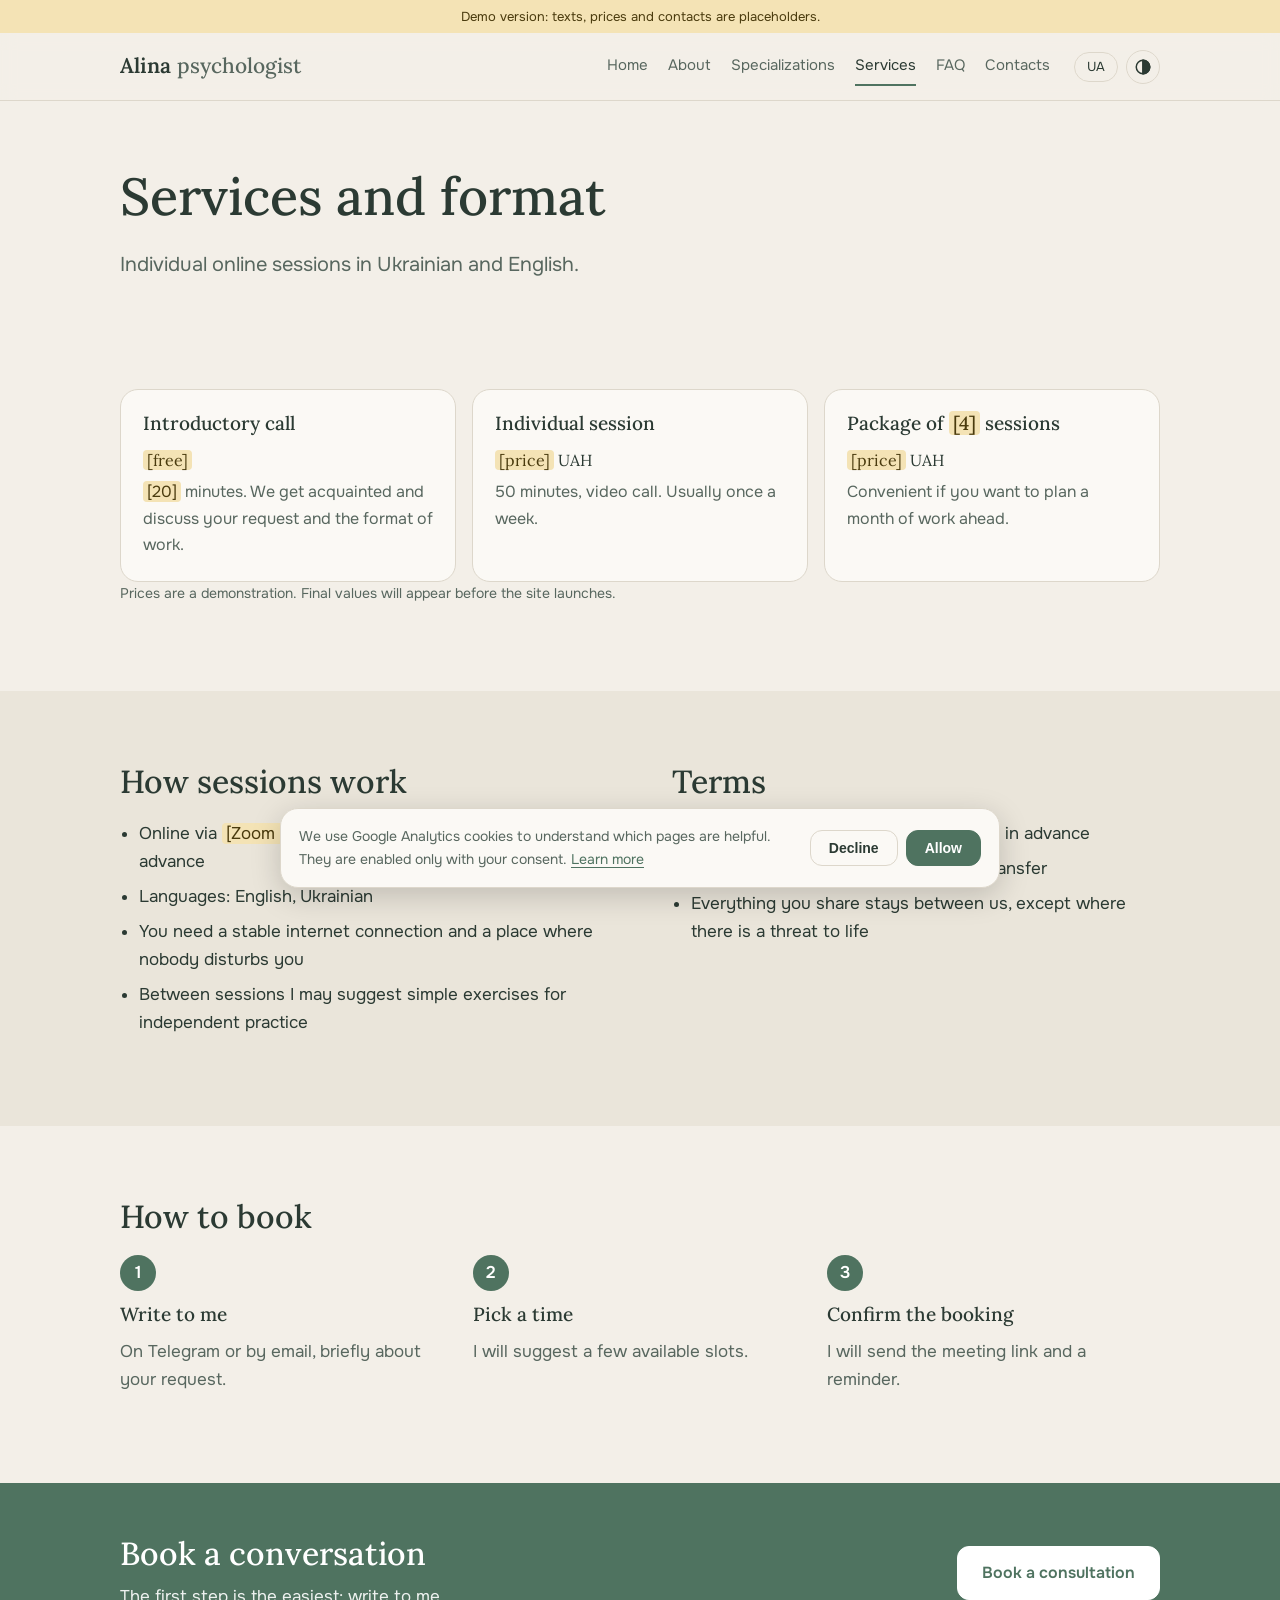
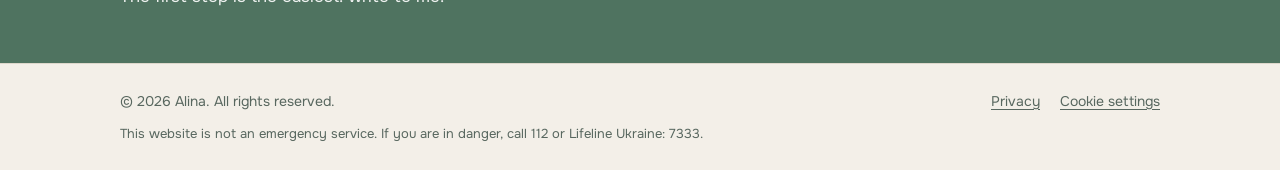
<file: en/services/index.html>
<!doctype html>
<html lang="en">
<head>
<meta charset="utf-8">
<meta name="viewport" content="width=device-width,initial-scale=1,viewport-fit=cover">
<title>Services and pricing: online psychologist sessions</title>
<meta name="description" content="Format, duration and prices of online sessions with psychologist Alina. Individual sessions, an introductory call and the cancellation policy.">
<meta name="robots" content="noindex,nofollow">
<link rel="canonical" href="https://alina-psychologist.github.io/en/services/">
<link rel="alternate" hreflang="uk" href="https://alina-psychologist.github.io/services/">
<link rel="alternate" hreflang="en" href="https://alina-psychologist.github.io/en/services/">
<link rel="alternate" hreflang="x-default" href="https://alina-psychologist.github.io/services/">
<meta name="theme-color" content="#F3EFE8" media="(prefers-color-scheme: light)">
<meta name="theme-color" content="#1B211E" media="(prefers-color-scheme: dark)">
<meta name="color-scheme" content="light dark">
<link rel="icon" href="/favicon.svg" type="image/svg+xml">
<link rel="icon" href="/favicon-32.png" sizes="32x32" type="image/png">
<link rel="apple-touch-icon" href="/apple-touch-icon.png">
<link rel="manifest" href="/site.webmanifest">
<meta property="og:type" content="website">
<meta property="og:site_name" content="Alina · psychologist">
<meta property="og:title" content="Services and pricing: online psychologist sessions">
<meta property="og:description" content="Format, duration and prices of online sessions with psychologist Alina. Individual sessions, an introductory call and the cancellation policy.">
<meta property="og:url" content="https://alina-psychologist.github.io/en/services/">
<meta property="og:locale" content="en_US">
<meta property="og:locale:alternate" content="uk_UA">
<meta property="og:image" content="https://alina-psychologist.github.io/og-image.png">
<meta property="og:image:width" content="1200">
<meta property="og:image:height" content="630">
<meta property="og:image:alt" content="Alina, online psychologist">
<meta name="twitter:card" content="summary_large_image">
<meta name="twitter:title" content="Services and pricing: online psychologist sessions">
<meta name="twitter:description" content="Format, duration and prices of online sessions with psychologist Alina. Individual sessions, an introductory call and the cancellation policy.">
<meta name="twitter:image" content="https://alina-psychologist.github.io/og-image.png">
<link rel="preload" href="/fonts/onest-cyrillic.woff2" as="font" type="font/woff2" crossorigin>
<link rel="preload" href="/fonts/lora-cyrillic.woff2" as="font" type="font/woff2" crossorigin>
<script>(function(){var r=document.documentElement;r.classList.add('js');try{var t=localStorage.getItem('theme');if(t==='dark'||t==='light')r.dataset.theme=t}catch(e){}})()</script>
<style>@font-face{font-family:'Lora';font-style:normal;font-weight:400 700;font-display:swap;src:url(/fonts/lora-cyrillic.woff2) format('woff2');unicode-range:U+0301,U+0400-045F,U+0490-0491,U+04B0-04B1,U+2116}
@font-face{font-family:'Lora';font-style:normal;font-weight:400 700;font-display:swap;src:url(/fonts/lora-latin.woff2) format('woff2');unicode-range:U+0000-00FF,U+0131,U+0152-0153,U+02BB-02BC,U+02C6,U+02DA,U+02DC,U+0304,U+0308,U+0329,U+2000-206F,U+20AC,U+2122,U+2191,U+2193,U+2212,U+2215,U+FEFF,U+FFFD}
@font-face{font-family:'Onest';font-style:normal;font-weight:400 600;font-display:swap;src:url(/fonts/onest-cyrillic.woff2) format('woff2');unicode-range:U+0301,U+0400-045F,U+0490-0491,U+04B0-04B1,U+2116}
@font-face{font-family:'Onest';font-style:normal;font-weight:400 600;font-display:swap;src:url(/fonts/onest-latin.woff2) format('woff2');unicode-range:U+0000-00FF,U+0131,U+0152-0153,U+02BB-02BC,U+02C6,U+02DA,U+02DC,U+0304,U+0308,U+0329,U+2000-206F,U+20AC,U+2122,U+2191,U+2193,U+2212,U+2215,U+FEFF,U+FFFD}

:root{--bg:#F3EFE8;--surface:#FBF9F5;--alt:#EAE5DA;--fg:#2B3A33;--muted:#58675F;--accent:#4F7360;--accent-fg:#FFFFFF;--line:#DDD7CB;--mark:#F4E3B5;--mark-fg:#4A3B0E;--radius:18px;
--display:"Lora",Georgia,"Times New Roman",serif;--body:"Onest",system-ui,-apple-system,"Segoe UI",Roboto,sans-serif}
@media (prefers-color-scheme:dark){:root:not([data-theme="light"]){--bg:#1B211E;--surface:#232B27;--alt:#202824;--fg:#E8EDE7;--muted:#A3B0A8;--accent:#9DBFA9;--accent-fg:#12201A;--line:#33403A;--mark:#4A3F1C;--mark-fg:#F1E2B1;color-scheme:dark}}
:root[data-theme="dark"]{--bg:#1B211E;--surface:#232B27;--alt:#202824;--fg:#E8EDE7;--muted:#A3B0A8;--accent:#9DBFA9;--accent-fg:#12201A;--line:#33403A;--mark:#4A3F1C;--mark-fg:#F1E2B1;color-scheme:dark}
*{box-sizing:border-box}
html{scroll-behavior:smooth;-webkit-text-size-adjust:100%}
@media (prefers-reduced-motion:reduce){html{scroll-behavior:auto}*{transition:none!important;animation:none!important}}
body{margin:0;background:var(--bg);color:var(--fg);font:400 17px/1.65 var(--body);display:flex;flex-direction:column;min-height:100vh}
main{flex:1}
img{max-width:100%;height:auto}
a{color:var(--accent);text-underline-offset:3px}
a:hover{text-decoration-thickness:2px}
:focus-visible{outline:3px solid var(--accent);outline-offset:3px;border-radius:4px}
h1,h2,h3{font-family:var(--display);font-weight:500;line-height:1.2;margin:0 0 .6em;text-wrap:balance}
h1{font-size:clamp(32px,5.2vw,52px)}
h2{font-size:clamp(24px,3.2vw,32px)}
h3{font-size:19px}
p{margin:0 0 1em}
.wrap{max-width:1080px;margin:0 auto;padding-left:max(20px,env(safe-area-inset-left,0px));padding-right:max(20px,env(safe-area-inset-right,0px))}
.skip{position:absolute;left:-999px;top:8px;background:var(--accent);color:var(--accent-fg);padding:8px 14px;border-radius:8px;z-index:100}
.skip:focus{left:12px}
.demo{background:var(--mark);color:var(--mark-fg);text-align:center;font-size:13px;padding:6px 16px}
.ph{background:var(--mark);color:var(--mark-fg);border-radius:4px;padding:0 4px}
/* header */
.site-head{position:sticky;top:0;z-index:20;background:color-mix(in srgb,var(--bg) 92%,transparent);backdrop-filter:blur(8px);border-bottom:1px solid var(--line)}
.head-in{display:flex;align-items:center;gap:12px 24px;padding-block:14px;flex-wrap:wrap}
.logo{font-family:var(--display);font-weight:600;font-size:21px;color:var(--fg);text-decoration:none;margin-right:auto}
.logo span{color:var(--muted);font-weight:500}
.menu{display:flex;gap:4px 20px;flex-wrap:wrap;font-size:15px}
.menu a{color:var(--muted);text-decoration:none;padding:6px 0;border-bottom:2px solid transparent}
.menu a:hover{color:var(--fg)}
.menu a[aria-current="page"]{color:var(--fg);border-bottom-color:var(--accent)}
.tools{display:flex;gap:8px;align-items:center}
.pill,.icon-btn,.burger{font:inherit;font-size:13px;color:var(--fg);background:transparent;border:1px solid var(--line);border-radius:999px;padding:5px 12px;cursor:pointer;text-decoration:none;line-height:1.4}
.pill:hover,.icon-btn:hover,.burger:hover{background:var(--surface)}
.icon-btn{width:34px;height:34px;padding:0;display:grid;place-items:center}
.icon-btn svg{width:18px;height:18px}
.burger{display:none}
@media (max-width:760px){
 .js .burger{display:inline-block}
 .js .menu{display:none;width:100%;order:5;flex-direction:column;gap:0}
 .js .menu.open{display:flex}
 .js .menu a{padding:10px 0;border-bottom:1px solid var(--line)}
}
/* hero */
.hero{padding-block:clamp(36px,7vw,84px)}
.hero-in{display:grid;grid-template-columns:1.3fr 1fr;gap:clamp(24px,5vw,64px);align-items:center}
.hero-in>*,.two>*{min-width:0}
.eyebrow{font-size:13px;letter-spacing:.12em;text-transform:uppercase;color:var(--accent);font-weight:600;margin-bottom:14px}
.lead{font-size:clamp(17px,2vw,20px);color:var(--muted);max-width:56ch}
.actions{display:flex;flex-wrap:wrap;gap:12px;margin-top:28px}
.btn{display:inline-block;background:var(--accent);color:var(--accent-fg);font-weight:600;text-decoration:none;padding:13px 24px;border-radius:12px;font-size:16px;border:1px solid var(--accent)}
.btn:hover{filter:brightness(1.06)}
.btn.ghost{background:transparent;color:var(--fg);border-color:var(--line)}
.btn.ghost:hover{background:var(--surface)}
.chips{list-style:none;display:flex;flex-wrap:wrap;gap:8px;padding:0;margin:28px 0 0}
.chips li{font-size:13px;padding:4px 12px;border-radius:999px;background:var(--surface);border:1px solid var(--line);color:var(--muted)}
.photo{margin:0;aspect-ratio:4/5;max-width:100%;width:100%;background:var(--surface);border:1px solid var(--line);border-radius:999px 999px var(--radius) var(--radius);display:grid;place-items:center;position:relative;overflow:hidden}
.photo-letter{font-family:var(--display);font-size:clamp(80px,12vw,140px);color:var(--accent)}
.photo figcaption{position:absolute;bottom:14px;left:0;right:0;text-align:center;font-size:13px;color:var(--muted)}
.photo img{width:100%;height:100%;object-fit:cover}
@media (max-width:760px){.hero-in{grid-template-columns:1fr}.photo{max-width:300px}}
/* sections */
.page-head{padding-block:clamp(32px,6vw,64px) clamp(8px,2vw,16px)}
.page-head h1{margin-bottom:.4em}
.sec{padding-block:clamp(36px,6vw,72px)}
.sec.alt{background:var(--alt)}
.recognize{list-style:none;padding:0;margin:0;display:grid;grid-template-columns:repeat(auto-fit,minmax(240px,1fr));gap:14px}
.recognize li{padding:18px 20px;background:var(--surface);border:1px solid var(--line);border-radius:var(--radius)}
.cards{display:grid;grid-template-columns:repeat(auto-fit,minmax(220px,1fr));gap:16px}
.cards.three{grid-template-columns:repeat(auto-fit,minmax(250px,1fr))}
.card{display:block;background:var(--surface);border:1px solid var(--line);border-radius:var(--radius);padding:22px;color:var(--fg);text-decoration:none;min-width:0}
a.card:hover{border-color:var(--accent)}
.card p{color:var(--muted);margin:0;font-size:16px}
.price{font-family:var(--display);font-size:24px;color:var(--fg)!important;margin-bottom:.4em!important}
.steps{list-style:none;counter-reset:s;display:grid;grid-template-columns:repeat(auto-fit,minmax(240px,1fr));gap:20px;padding:0;margin:0}
.steps li{counter-increment:s;position:relative;padding-top:48px}
.steps li::before{content:counter(s);position:absolute;top:0;left:0;width:36px;height:36px;border-radius:50%;background:var(--accent);color:var(--accent-fg);display:grid;place-items:center;font-weight:600}
.steps p{color:var(--muted)}
.two{display:grid;grid-template-columns:1fr 1fr;gap:clamp(24px,5vw,64px);align-items:start}
.two.wide-left{grid-template-columns:1.4fr 1fr}
@media (max-width:760px){.two,.two.wide-left{grid-template-columns:1fr}}
.facts{list-style:none;padding:0;margin:0;display:grid;gap:12px}
.facts li{display:flex;flex-direction:column;padding:16px 20px;background:var(--surface);border:1px solid var(--line);border-radius:var(--radius)}
.facts span{color:var(--muted);font-size:15px}
.more{font-weight:600}
.plain{padding-left:1.1em;margin:0 0 1em}
.plain li{margin-bottom:.4em}
.timeline{list-style:none;padding:0;margin:0 0 1em;display:grid;gap:12px}
.timeline li{display:grid;grid-template-columns:90px 1fr;gap:12px;padding-bottom:12px;border-bottom:1px solid var(--line)}
.timeline b{font-weight:600;color:var(--accent)}
.note{font-size:14px;color:var(--muted)}
.stack{display:grid;gap:20px;max-width:820px}
.topic{padding:26px;background:var(--surface);border:1px solid var(--line);border-radius:var(--radius);scroll-margin-top:90px}
.topic p:last-child{margin-bottom:0}
.prose h2{margin-top:1.4em}
.prose h2:first-child{margin-top:0}
.narrow{max-width:760px}
.contact-list{list-style:none;padding:0;margin:0 0 1em;display:grid;gap:10px}
.contact-list li{display:flex;flex-direction:column;padding:14px 18px;background:var(--surface);border:1px solid var(--line);border-radius:14px}
.contact-list span{font-size:13px;color:var(--muted);letter-spacing:.06em;text-transform:uppercase}
.alert{max-width:760px;padding:24px 26px;border:1px solid var(--accent);border-radius:var(--radius);background:var(--surface)}
.alert p{margin:0}
code{font-size:.9em;background:var(--alt);padding:1px 6px;border-radius:5px}
.linklike{font:inherit;color:var(--accent);background:none;border:0;padding:0;cursor:pointer;text-decoration:underline;text-underline-offset:3px}
/* faq */
.faq{display:grid;gap:10px;max-width:820px}
.faq details{background:var(--surface);border:1px solid var(--line);border-radius:14px;scroll-margin-top:90px}
.faq summary{cursor:pointer;list-style:none;padding:16px 20px;font-weight:500;display:flex;justify-content:space-between;gap:16px;align-items:center}
.faq summary::-webkit-details-marker{display:none}
.faq summary::after{content:"+";color:var(--accent);font-size:24px;line-height:1}
.faq details[open] summary::after{content:"\2212"}
.faq details p{padding:0 20px 18px;margin:0;color:var(--muted)}
/* band + footer */
.band{background:var(--accent);color:var(--accent-fg)}
.band-in{display:flex;flex-wrap:wrap;gap:20px 32px;align-items:center;justify-content:space-between;padding-block:clamp(32px,5vw,52px)}
.band h2{margin-bottom:.3em}
.band p{margin:0;opacity:.9}
.band .btn{background:var(--accent-fg);color:var(--accent);border-color:var(--accent-fg)}
.site-foot{border-top:1px solid var(--line);font-size:14px;color:var(--muted)}
.foot-in{display:flex;flex-wrap:wrap;gap:10px 28px;justify-content:space-between;padding-block:26px}
.foot-in p{margin:0}
.foot-links{display:flex;flex-wrap:wrap;gap:6px 20px}
.foot-links a,.foot-links button{color:var(--muted)}
.emerg{flex-basis:100%;font-size:13px}
/* cookie */
.cookie{position:fixed;left:max(12px,env(safe-area-inset-left,0px));right:max(12px,env(safe-area-inset-right,0px));bottom:max(12px,env(safe-area-inset-bottom,0px));z-index:50;max-width:720px;margin:0 auto;background:var(--surface);border:1px solid var(--line);border-radius:var(--radius);padding:16px 18px;box-shadow:0 8px 30px rgba(0,0,0,.18);display:flex;flex-wrap:wrap;gap:12px 18px;align-items:center;font-size:14px}
.cookie[hidden]{display:none}
.cookie p{margin:0;flex:1 1 300px;color:var(--muted)}
.cookie .acts{display:flex;gap:8px}
.cookie .btn{padding:9px 18px;font-size:14px}
</style>
<script type="application/ld+json">{"@context":"https://schema.org","@graph":[{"@type":"WebSite","@id":"https://alina-psychologist.github.io/#website","url":"https://alina-psychologist.github.io/","name":"Alina · psychologist","inLanguage":["uk","en"]},{"@type":"BreadcrumbList","itemListElement":[{"@type":"ListItem","position":1,"name":"Home","item":"https://alina-psychologist.github.io/en/"},{"@type":"ListItem","position":2,"name":"Services and format","item":"https://alina-psychologist.github.io/en/services/"}]}]}</script>
</head>
<body>
<a class="skip" href="#main">Skip to content</a>
<div class="demo">Demo version: texts, prices and contacts are placeholders.</div>
<header class="site-head"><div class="wrap head-in">
  <a class="logo" href="/en/">Alina <span>psychologist</span></a>
  <nav class="menu" id="menu" aria-label="Menu"><a href="/en/">Home</a><a href="/en/about/">About</a><a href="/en/specializations/">Specializations</a><a href="/en/services/" aria-current="page">Services</a><a href="/en/faq/">FAQ</a><a href="/en/contacts/">Contacts</a></nav>
  <div class="tools">
    <a class="pill" href="/services/" hreflang="uk" lang="uk" title="Українська" data-track="lang_switch" data-label="UA">UA</a>
    <button class="icon-btn" id="theme" type="button" aria-label="Toggle theme" title="Toggle theme"><svg viewBox="0 0 24 24" fill="none" stroke="currentColor" stroke-width="2" stroke-linecap="round" stroke-linejoin="round" aria-hidden="true"><circle cx="12" cy="12" r="9"/><path d="M12 3v18" /><path d="M12 3a9 9 0 0 1 0 18z" fill="currentColor"/></svg></button>
    <button class="burger" id="burger" type="button" aria-controls="menu" aria-expanded="false">Menu</button>
  </div>
</div></header>
<main id="main">
<section class="page-head"><div class="wrap"><h1>Services and format</h1><p class="lead">Individual online sessions in Ukrainian and English.</p></div></section>
<section class="sec"><div class="wrap">
  <div class="cards three">
    <div class="card"><h3>Introductory call</h3><p class="price"><mark class="ph">[free]</mark></p><p><mark class="ph">[20]</mark> minutes. We get acquainted and discuss your request and the format of work.</p></div>
    <div class="card"><h3>Individual session</h3><p class="price"><mark class="ph">[price]</mark> UAH</p><p>50 minutes, video call. Usually once a week.</p></div>
    <div class="card"><h3>Package of <mark class="ph">[4]</mark> sessions</h3><p class="price"><mark class="ph">[price]</mark> UAH</p><p>Convenient if you want to plan a month of work ahead.</p></div>
  </div>
  <p class="note">Prices are a demonstration. Final values will appear before the site launches.</p>
</div></section>
<section class="sec alt"><div class="wrap two">
  <div><h2>How sessions work</h2>
  <ul class="plain">
    <li>Online via <mark class="ph">[Zoom / Google Meet]</mark>; I send the link in advance</li>
    <li>Languages: English, Ukrainian</li>
    <li>You need a stable internet connection and a place where nobody disturbs you</li>
    <li>Between sessions I may suggest simple exercises for independent practice</li>
  </ul></div>
  <div><h2>Terms</h2>
  <ul class="plain">
    <li>Cancel or reschedule at least 24 hours in advance</li>
    <li>Payment before the session by card transfer</li>
    <li>Everything you share stays between us, except where there is a threat to life</li>
  </ul></div>
</div></section>
<section class="sec"><div class="wrap">
  <h2>How to book</h2>
  <ol class="steps">
    <li><h3>Write to me</h3><p>On Telegram or by email, briefly about your request.</p></li>
    <li><h3>Pick a time</h3><p>I will suggest a few available slots.</p></li>
    <li><h3>Confirm the booking</h3><p>I will send the meeting link and a reminder.</p></li>
  </ol>
</div></section>
<section class="band"><div class="wrap band-in"><div><h2>Book a conversation</h2><p>The first step is the easiest: write to me.</p></div><a class="btn" href="/en/contacts/" data-track="cta_click" data-label="band">Book a consultation</a></div></section>
</main>
<footer class="site-foot"><div class="wrap foot-in">
  <p>&copy; 2026 Alina. All rights reserved.</p>
  <div class="foot-links"><a href="/en/privacy/">Privacy</a><button type="button" class="linklike" data-cookie-settings>Cookie settings</button></div>
  <p class="emerg">This website is not an emergency service. If you are in danger, call 112 or Lifeline Ukraine: 7333.</p>
</div></footer>
<div class="cookie" id="cookie" role="dialog" aria-live="polite" aria-label="Cookie" hidden>
  <p>We use Google Analytics cookies to understand which pages are helpful. They are enabled only with your consent. <a href="/en/privacy/">Learn more</a></p>
  <div class="acts"><button type="button" class="btn ghost" data-consent="denied">Decline</button><button type="button" class="btn" data-consent="granted">Allow</button></div>
</div>
<script>
(function(){
var d=document,GA='G-NKZ09KV0WY',KEY='cookie-consent';
window.dataLayer=window.dataLayer||[];
function gtag(){dataLayer.push(arguments)}
gtag('consent','default',{analytics_storage:'denied',ad_storage:'denied',ad_user_data:'denied',ad_personalization:'denied',wait_for_update:500});
function get(k){try{return localStorage.getItem(k)}catch(e){return null}}
function set(k,v){try{localStorage.setItem(k,v)}catch(e){}}
var loaded=false,granted=false;
function track(name,p){if(granted&&loaded)gtag('event',name,p||{})}
function loadGA(){
  if(loaded||!/^G-[A-Z0-9]+$/.test(GA)||false)return;
  loaded=true;
  var s=d.createElement('script');s.async=true;s.src='https://www.googletagmanager.com/gtag/js?id='+GA;d.head.appendChild(s);
  gtag('js',new Date());gtag('config',GA);
}
function dropCookies(){
  var h=location.hostname.split('.');
  d.cookie.split(';').forEach(function(c){
    var n=c.split('=')[0].trim();
    if(n==='_ga'||n.indexOf('_ga_')===0){
      for(var i=0;i<h.length;i++){var dom=h.slice(i).join('.');
        d.cookie=n+'=;expires=Thu, 01 Jan 1970 00:00:00 GMT;path=/;domain='+dom;
        d.cookie=n+'=;expires=Thu, 01 Jan 1970 00:00:00 GMT;path=/;domain=.'+dom}
      d.cookie=n+'=;expires=Thu, 01 Jan 1970 00:00:00 GMT;path=/'}});
}
function apply(v){
  granted=v==='granted';
  gtag('consent','update',{analytics_storage:granted?'granted':'denied'});
  if(granted)loadGA();else dropCookies();
}
var bar=d.getElementById('cookie');
function show(){if(bar)bar.hidden=false}
function choose(v){set(KEY,v);if(bar)bar.hidden=true;apply(v)}
var saved=get(KEY);
if(saved==='granted'||saved==='denied')apply(saved);else show();
d.querySelectorAll('[data-consent]').forEach(function(b){b.addEventListener('click',function(){choose(b.dataset.consent)})});
d.querySelectorAll('[data-cookie-settings]').forEach(function(b){b.addEventListener('click',show)});

/* theme */
var root=d.documentElement;
var tb=d.getElementById('theme');
if(tb)tb.addEventListener('click',function(){
  var cur=root.dataset.theme||(matchMedia('(prefers-color-scheme: dark)').matches?'dark':'light');
  var next=cur==='dark'?'light':'dark';
  root.dataset.theme=next;set('theme',next);track('theme_change',{theme:next});
});

/* mobile menu */
var bg=d.getElementById('burger'),menu=d.getElementById('menu');
if(bg&&menu)bg.addEventListener('click',function(){
  var o=menu.classList.toggle('open');bg.setAttribute('aria-expanded',String(o));
});

/* events */
d.addEventListener('click',function(e){
  var el=e.target.closest('[data-track]');if(!el)return;
  track(el.dataset.track,{label:el.dataset.label||'',link_url:el.getAttribute('href')||'',page_path:location.pathname});
});
d.querySelectorAll('.faq details').forEach(function(x){
  x.addEventListener('toggle',function(){if(x.open)track('faq_open',{question:x.querySelector('summary').textContent.trim(),id:x.id})});
});
if(location.hash){var t=d.querySelector(location.hash.replace(/[^#\w-]/g,''));if(t&&t.tagName==='DETAILS')t.open=true}
var sent={};
function onScroll(){
  var h=d.documentElement.scrollHeight-innerHeight;if(h<=0)return;
  var p=scrollY/h*100;
  [50,90].forEach(function(m){if(p>=m&&!sent[m]){sent[m]=1;track('scroll_depth',{percent:m,page_path:location.pathname})}});
}
addEventListener('scroll',onScroll,{passive:true});
})();
</script>
</body>
</html>
</file>
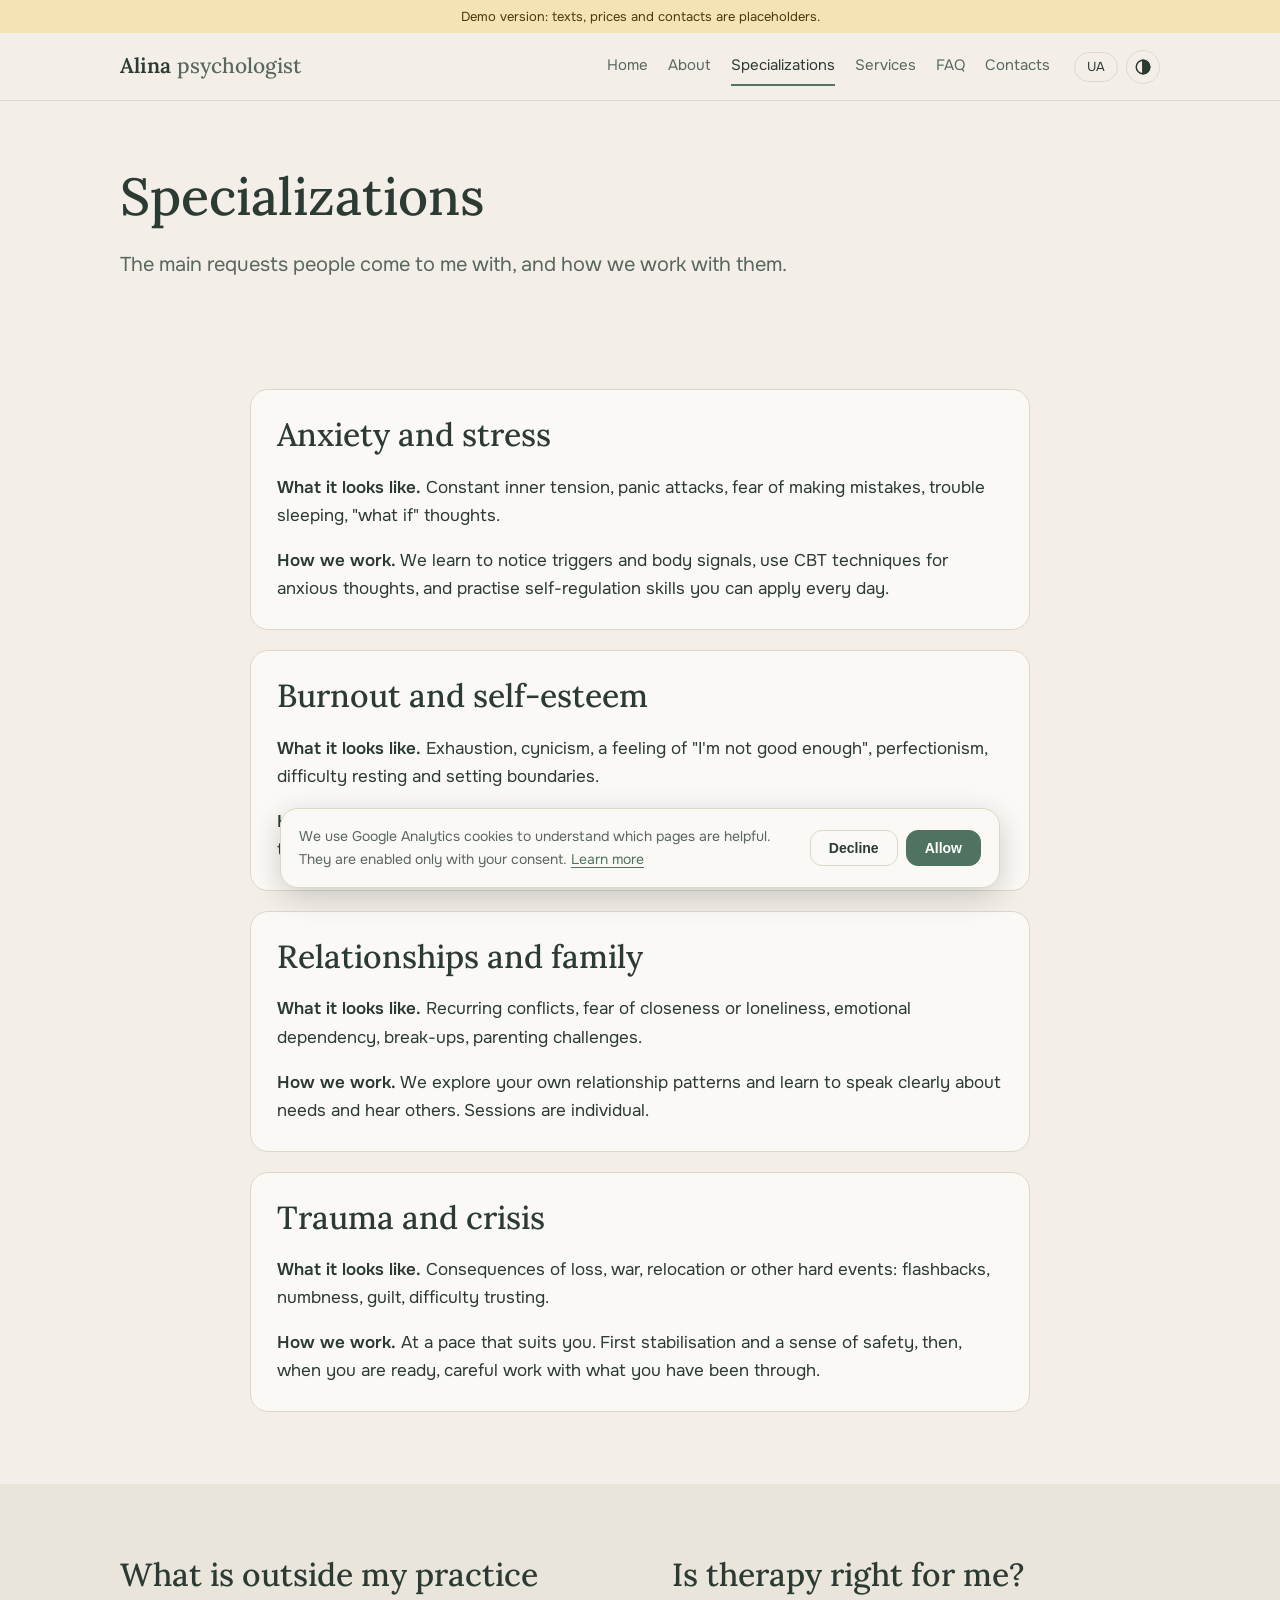
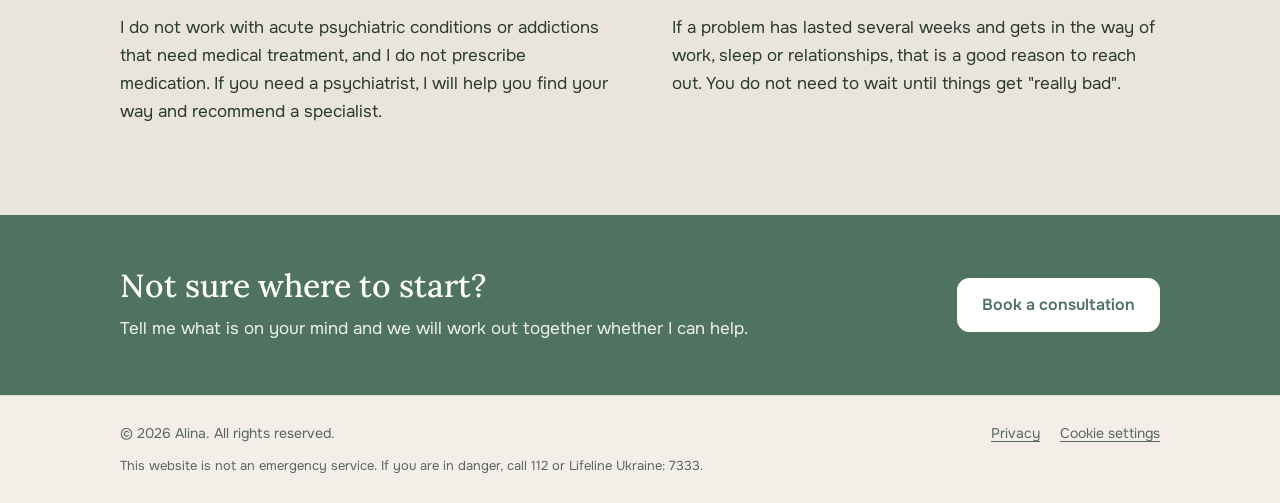
<file: en/specializations/index.html>
<!doctype html>
<html lang="en">
<head>
<meta charset="utf-8">
<meta name="viewport" content="width=device-width,initial-scale=1,viewport-fit=cover">
<title>Specializations: anxiety, burnout, relationships, trauma</title>
<meta name="description" content="What psychologist Alina works with: anxiety and stress, burnout and self-esteem, relationships and family, trauma and crisis.">
<meta name="robots" content="noindex,nofollow">
<link rel="canonical" href="https://alina-psychologist.github.io/en/specializations/">
<link rel="alternate" hreflang="uk" href="https://alina-psychologist.github.io/specializations/">
<link rel="alternate" hreflang="en" href="https://alina-psychologist.github.io/en/specializations/">
<link rel="alternate" hreflang="x-default" href="https://alina-psychologist.github.io/specializations/">
<meta name="theme-color" content="#F3EFE8" media="(prefers-color-scheme: light)">
<meta name="theme-color" content="#1B211E" media="(prefers-color-scheme: dark)">
<meta name="color-scheme" content="light dark">
<link rel="icon" href="/favicon.svg" type="image/svg+xml">
<link rel="icon" href="/favicon-32.png" sizes="32x32" type="image/png">
<link rel="apple-touch-icon" href="/apple-touch-icon.png">
<link rel="manifest" href="/site.webmanifest">
<meta property="og:type" content="website">
<meta property="og:site_name" content="Alina · psychologist">
<meta property="og:title" content="Specializations: anxiety, burnout, relationships, trauma">
<meta property="og:description" content="What psychologist Alina works with: anxiety and stress, burnout and self-esteem, relationships and family, trauma and crisis.">
<meta property="og:url" content="https://alina-psychologist.github.io/en/specializations/">
<meta property="og:locale" content="en_US">
<meta property="og:locale:alternate" content="uk_UA">
<meta property="og:image" content="https://alina-psychologist.github.io/og-image.png">
<meta property="og:image:width" content="1200">
<meta property="og:image:height" content="630">
<meta property="og:image:alt" content="Alina, online psychologist">
<meta name="twitter:card" content="summary_large_image">
<meta name="twitter:title" content="Specializations: anxiety, burnout, relationships, trauma">
<meta name="twitter:description" content="What psychologist Alina works with: anxiety and stress, burnout and self-esteem, relationships and family, trauma and crisis.">
<meta name="twitter:image" content="https://alina-psychologist.github.io/og-image.png">
<link rel="preload" href="/fonts/onest-cyrillic.woff2" as="font" type="font/woff2" crossorigin>
<link rel="preload" href="/fonts/lora-cyrillic.woff2" as="font" type="font/woff2" crossorigin>
<script>(function(){var r=document.documentElement;r.classList.add('js');try{var t=localStorage.getItem('theme');if(t==='dark'||t==='light')r.dataset.theme=t}catch(e){}})()</script>
<style>@font-face{font-family:'Lora';font-style:normal;font-weight:400 700;font-display:swap;src:url(/fonts/lora-cyrillic.woff2) format('woff2');unicode-range:U+0301,U+0400-045F,U+0490-0491,U+04B0-04B1,U+2116}
@font-face{font-family:'Lora';font-style:normal;font-weight:400 700;font-display:swap;src:url(/fonts/lora-latin.woff2) format('woff2');unicode-range:U+0000-00FF,U+0131,U+0152-0153,U+02BB-02BC,U+02C6,U+02DA,U+02DC,U+0304,U+0308,U+0329,U+2000-206F,U+20AC,U+2122,U+2191,U+2193,U+2212,U+2215,U+FEFF,U+FFFD}
@font-face{font-family:'Onest';font-style:normal;font-weight:400 600;font-display:swap;src:url(/fonts/onest-cyrillic.woff2) format('woff2');unicode-range:U+0301,U+0400-045F,U+0490-0491,U+04B0-04B1,U+2116}
@font-face{font-family:'Onest';font-style:normal;font-weight:400 600;font-display:swap;src:url(/fonts/onest-latin.woff2) format('woff2');unicode-range:U+0000-00FF,U+0131,U+0152-0153,U+02BB-02BC,U+02C6,U+02DA,U+02DC,U+0304,U+0308,U+0329,U+2000-206F,U+20AC,U+2122,U+2191,U+2193,U+2212,U+2215,U+FEFF,U+FFFD}

:root{--bg:#F3EFE8;--surface:#FBF9F5;--alt:#EAE5DA;--fg:#2B3A33;--muted:#58675F;--accent:#4F7360;--accent-fg:#FFFFFF;--line:#DDD7CB;--mark:#F4E3B5;--mark-fg:#4A3B0E;--radius:18px;
--display:"Lora",Georgia,"Times New Roman",serif;--body:"Onest",system-ui,-apple-system,"Segoe UI",Roboto,sans-serif}
@media (prefers-color-scheme:dark){:root:not([data-theme="light"]){--bg:#1B211E;--surface:#232B27;--alt:#202824;--fg:#E8EDE7;--muted:#A3B0A8;--accent:#9DBFA9;--accent-fg:#12201A;--line:#33403A;--mark:#4A3F1C;--mark-fg:#F1E2B1;color-scheme:dark}}
:root[data-theme="dark"]{--bg:#1B211E;--surface:#232B27;--alt:#202824;--fg:#E8EDE7;--muted:#A3B0A8;--accent:#9DBFA9;--accent-fg:#12201A;--line:#33403A;--mark:#4A3F1C;--mark-fg:#F1E2B1;color-scheme:dark}
*{box-sizing:border-box}
html{scroll-behavior:smooth;-webkit-text-size-adjust:100%}
@media (prefers-reduced-motion:reduce){html{scroll-behavior:auto}*{transition:none!important;animation:none!important}}
body{margin:0;background:var(--bg);color:var(--fg);font:400 17px/1.65 var(--body);display:flex;flex-direction:column;min-height:100vh}
main{flex:1}
img{max-width:100%;height:auto}
a{color:var(--accent);text-underline-offset:3px}
a:hover{text-decoration-thickness:2px}
:focus-visible{outline:3px solid var(--accent);outline-offset:3px;border-radius:4px}
h1,h2,h3{font-family:var(--display);font-weight:500;line-height:1.2;margin:0 0 .6em;text-wrap:balance}
h1{font-size:clamp(32px,5.2vw,52px)}
h2{font-size:clamp(24px,3.2vw,32px)}
h3{font-size:19px}
p{margin:0 0 1em}
.wrap{max-width:1080px;margin:0 auto;padding-left:max(20px,env(safe-area-inset-left,0px));padding-right:max(20px,env(safe-area-inset-right,0px))}
.skip{position:absolute;left:-999px;top:8px;background:var(--accent);color:var(--accent-fg);padding:8px 14px;border-radius:8px;z-index:100}
.skip:focus{left:12px}
.demo{background:var(--mark);color:var(--mark-fg);text-align:center;font-size:13px;padding:6px 16px}
.ph{background:var(--mark);color:var(--mark-fg);border-radius:4px;padding:0 4px}
/* header */
.site-head{position:sticky;top:0;z-index:20;background:color-mix(in srgb,var(--bg) 92%,transparent);backdrop-filter:blur(8px);border-bottom:1px solid var(--line)}
.head-in{display:flex;align-items:center;gap:12px 24px;padding-block:14px;flex-wrap:wrap}
.logo{font-family:var(--display);font-weight:600;font-size:21px;color:var(--fg);text-decoration:none;margin-right:auto}
.logo span{color:var(--muted);font-weight:500}
.menu{display:flex;gap:4px 20px;flex-wrap:wrap;font-size:15px}
.menu a{color:var(--muted);text-decoration:none;padding:6px 0;border-bottom:2px solid transparent}
.menu a:hover{color:var(--fg)}
.menu a[aria-current="page"]{color:var(--fg);border-bottom-color:var(--accent)}
.tools{display:flex;gap:8px;align-items:center}
.pill,.icon-btn,.burger{font:inherit;font-size:13px;color:var(--fg);background:transparent;border:1px solid var(--line);border-radius:999px;padding:5px 12px;cursor:pointer;text-decoration:none;line-height:1.4}
.pill:hover,.icon-btn:hover,.burger:hover{background:var(--surface)}
.icon-btn{width:34px;height:34px;padding:0;display:grid;place-items:center}
.icon-btn svg{width:18px;height:18px}
.burger{display:none}
@media (max-width:760px){
 .js .burger{display:inline-block}
 .js .menu{display:none;width:100%;order:5;flex-direction:column;gap:0}
 .js .menu.open{display:flex}
 .js .menu a{padding:10px 0;border-bottom:1px solid var(--line)}
}
/* hero */
.hero{padding-block:clamp(36px,7vw,84px)}
.hero-in{display:grid;grid-template-columns:1.3fr 1fr;gap:clamp(24px,5vw,64px);align-items:center}
.hero-in>*,.two>*{min-width:0}
.eyebrow{font-size:13px;letter-spacing:.12em;text-transform:uppercase;color:var(--accent);font-weight:600;margin-bottom:14px}
.lead{font-size:clamp(17px,2vw,20px);color:var(--muted);max-width:56ch}
.actions{display:flex;flex-wrap:wrap;gap:12px;margin-top:28px}
.btn{display:inline-block;background:var(--accent);color:var(--accent-fg);font-weight:600;text-decoration:none;padding:13px 24px;border-radius:12px;font-size:16px;border:1px solid var(--accent)}
.btn:hover{filter:brightness(1.06)}
.btn.ghost{background:transparent;color:var(--fg);border-color:var(--line)}
.btn.ghost:hover{background:var(--surface)}
.chips{list-style:none;display:flex;flex-wrap:wrap;gap:8px;padding:0;margin:28px 0 0}
.chips li{font-size:13px;padding:4px 12px;border-radius:999px;background:var(--surface);border:1px solid var(--line);color:var(--muted)}
.photo{margin:0;aspect-ratio:4/5;max-width:100%;width:100%;background:var(--surface);border:1px solid var(--line);border-radius:999px 999px var(--radius) var(--radius);display:grid;place-items:center;position:relative;overflow:hidden}
.photo-letter{font-family:var(--display);font-size:clamp(80px,12vw,140px);color:var(--accent)}
.photo figcaption{position:absolute;bottom:14px;left:0;right:0;text-align:center;font-size:13px;color:var(--muted)}
.photo img{width:100%;height:100%;object-fit:cover}
@media (max-width:760px){.hero-in{grid-template-columns:1fr}.photo{max-width:300px}}
/* sections */
.page-head{padding-block:clamp(32px,6vw,64px) clamp(8px,2vw,16px)}
.page-head h1{margin-bottom:.4em}
.sec{padding-block:clamp(36px,6vw,72px)}
.sec.alt{background:var(--alt)}
.recognize{list-style:none;padding:0;margin:0;display:grid;grid-template-columns:repeat(auto-fit,minmax(240px,1fr));gap:14px}
.recognize li{padding:18px 20px;background:var(--surface);border:1px solid var(--line);border-radius:var(--radius)}
.cards{display:grid;grid-template-columns:repeat(auto-fit,minmax(220px,1fr));gap:16px}
.cards.three{grid-template-columns:repeat(auto-fit,minmax(250px,1fr))}
.card{display:block;background:var(--surface);border:1px solid var(--line);border-radius:var(--radius);padding:22px;color:var(--fg);text-decoration:none;min-width:0}
a.card:hover{border-color:var(--accent)}
.card p{color:var(--muted);margin:0;font-size:16px}
.price{font-family:var(--display);font-size:24px;color:var(--fg)!important;margin-bottom:.4em!important}
.steps{list-style:none;counter-reset:s;display:grid;grid-template-columns:repeat(auto-fit,minmax(240px,1fr));gap:20px;padding:0;margin:0}
.steps li{counter-increment:s;position:relative;padding-top:48px}
.steps li::before{content:counter(s);position:absolute;top:0;left:0;width:36px;height:36px;border-radius:50%;background:var(--accent);color:var(--accent-fg);display:grid;place-items:center;font-weight:600}
.steps p{color:var(--muted)}
.two{display:grid;grid-template-columns:1fr 1fr;gap:clamp(24px,5vw,64px);align-items:start}
.two.wide-left{grid-template-columns:1.4fr 1fr}
@media (max-width:760px){.two,.two.wide-left{grid-template-columns:1fr}}
.facts{list-style:none;padding:0;margin:0;display:grid;gap:12px}
.facts li{display:flex;flex-direction:column;padding:16px 20px;background:var(--surface);border:1px solid var(--line);border-radius:var(--radius)}
.facts span{color:var(--muted);font-size:15px}
.more{font-weight:600}
.plain{padding-left:1.1em;margin:0 0 1em}
.plain li{margin-bottom:.4em}
.timeline{list-style:none;padding:0;margin:0 0 1em;display:grid;gap:12px}
.timeline li{display:grid;grid-template-columns:90px 1fr;gap:12px;padding-bottom:12px;border-bottom:1px solid var(--line)}
.timeline b{font-weight:600;color:var(--accent)}
.note{font-size:14px;color:var(--muted)}
.stack{display:grid;gap:20px;max-width:820px}
.topic{padding:26px;background:var(--surface);border:1px solid var(--line);border-radius:var(--radius);scroll-margin-top:90px}
.topic p:last-child{margin-bottom:0}
.prose h2{margin-top:1.4em}
.prose h2:first-child{margin-top:0}
.narrow{max-width:760px}
.contact-list{list-style:none;padding:0;margin:0 0 1em;display:grid;gap:10px}
.contact-list li{display:flex;flex-direction:column;padding:14px 18px;background:var(--surface);border:1px solid var(--line);border-radius:14px}
.contact-list span{font-size:13px;color:var(--muted);letter-spacing:.06em;text-transform:uppercase}
.alert{max-width:760px;padding:24px 26px;border:1px solid var(--accent);border-radius:var(--radius);background:var(--surface)}
.alert p{margin:0}
code{font-size:.9em;background:var(--alt);padding:1px 6px;border-radius:5px}
.linklike{font:inherit;color:var(--accent);background:none;border:0;padding:0;cursor:pointer;text-decoration:underline;text-underline-offset:3px}
/* faq */
.faq{display:grid;gap:10px;max-width:820px}
.faq details{background:var(--surface);border:1px solid var(--line);border-radius:14px;scroll-margin-top:90px}
.faq summary{cursor:pointer;list-style:none;padding:16px 20px;font-weight:500;display:flex;justify-content:space-between;gap:16px;align-items:center}
.faq summary::-webkit-details-marker{display:none}
.faq summary::after{content:"+";color:var(--accent);font-size:24px;line-height:1}
.faq details[open] summary::after{content:"\2212"}
.faq details p{padding:0 20px 18px;margin:0;color:var(--muted)}
/* band + footer */
.band{background:var(--accent);color:var(--accent-fg)}
.band-in{display:flex;flex-wrap:wrap;gap:20px 32px;align-items:center;justify-content:space-between;padding-block:clamp(32px,5vw,52px)}
.band h2{margin-bottom:.3em}
.band p{margin:0;opacity:.9}
.band .btn{background:var(--accent-fg);color:var(--accent);border-color:var(--accent-fg)}
.site-foot{border-top:1px solid var(--line);font-size:14px;color:var(--muted)}
.foot-in{display:flex;flex-wrap:wrap;gap:10px 28px;justify-content:space-between;padding-block:26px}
.foot-in p{margin:0}
.foot-links{display:flex;flex-wrap:wrap;gap:6px 20px}
.foot-links a,.foot-links button{color:var(--muted)}
.emerg{flex-basis:100%;font-size:13px}
/* cookie */
.cookie{position:fixed;left:max(12px,env(safe-area-inset-left,0px));right:max(12px,env(safe-area-inset-right,0px));bottom:max(12px,env(safe-area-inset-bottom,0px));z-index:50;max-width:720px;margin:0 auto;background:var(--surface);border:1px solid var(--line);border-radius:var(--radius);padding:16px 18px;box-shadow:0 8px 30px rgba(0,0,0,.18);display:flex;flex-wrap:wrap;gap:12px 18px;align-items:center;font-size:14px}
.cookie[hidden]{display:none}
.cookie p{margin:0;flex:1 1 300px;color:var(--muted)}
.cookie .acts{display:flex;gap:8px}
.cookie .btn{padding:9px 18px;font-size:14px}
</style>
<script type="application/ld+json">{"@context":"https://schema.org","@graph":[{"@type":"WebSite","@id":"https://alina-psychologist.github.io/#website","url":"https://alina-psychologist.github.io/","name":"Alina · psychologist","inLanguage":["uk","en"]},{"@type":"BreadcrumbList","itemListElement":[{"@type":"ListItem","position":1,"name":"Home","item":"https://alina-psychologist.github.io/en/"},{"@type":"ListItem","position":2,"name":"Specializations","item":"https://alina-psychologist.github.io/en/specializations/"}]}]}</script>
</head>
<body>
<a class="skip" href="#main">Skip to content</a>
<div class="demo">Demo version: texts, prices and contacts are placeholders.</div>
<header class="site-head"><div class="wrap head-in">
  <a class="logo" href="/en/">Alina <span>psychologist</span></a>
  <nav class="menu" id="menu" aria-label="Menu"><a href="/en/">Home</a><a href="/en/about/">About</a><a href="/en/specializations/" aria-current="page">Specializations</a><a href="/en/services/">Services</a><a href="/en/faq/">FAQ</a><a href="/en/contacts/">Contacts</a></nav>
  <div class="tools">
    <a class="pill" href="/specializations/" hreflang="uk" lang="uk" title="Українська" data-track="lang_switch" data-label="UA">UA</a>
    <button class="icon-btn" id="theme" type="button" aria-label="Toggle theme" title="Toggle theme"><svg viewBox="0 0 24 24" fill="none" stroke="currentColor" stroke-width="2" stroke-linecap="round" stroke-linejoin="round" aria-hidden="true"><circle cx="12" cy="12" r="9"/><path d="M12 3v18" /><path d="M12 3a9 9 0 0 1 0 18z" fill="currentColor"/></svg></button>
    <button class="burger" id="burger" type="button" aria-controls="menu" aria-expanded="false">Menu</button>
  </div>
</div></header>
<main id="main">
<section class="page-head"><div class="wrap"><h1>Specializations</h1><p class="lead">The main requests people come to me with, and how we work with them.</p></div></section>
<section class="sec"><div class="wrap stack">
  <article id="anxiety" class="topic"><h2>Anxiety and stress</h2>
    <p><b>What it looks like.</b> Constant inner tension, panic attacks, fear of making mistakes, trouble sleeping, "what if" thoughts.</p>
    <p><b>How we work.</b> We learn to notice triggers and body signals, use CBT techniques for anxious thoughts, and practise self-regulation skills you can apply every day.</p></article>
  <article id="burnout" class="topic"><h2>Burnout and self-esteem</h2>
    <p><b>What it looks like.</b> Exhaustion, cynicism, a feeling of "I'm not good enough", perfectionism, difficulty resting and setting boundaries.</p>
    <p><b>How we work.</b> We look for the sources of overload, work with the inner critic (schema therapy) and build realistic boundaries and a sustainable rhythm.</p></article>
  <article id="relationships" class="topic"><h2>Relationships and family</h2>
    <p><b>What it looks like.</b> Recurring conflicts, fear of closeness or loneliness, emotional dependency, break-ups, parenting challenges.</p>
    <p><b>How we work.</b> We explore your own relationship patterns and learn to speak clearly about needs and hear others. Sessions are individual.</p></article>
  <article id="trauma" class="topic"><h2>Trauma and crisis</h2>
    <p><b>What it looks like.</b> Consequences of loss, war, relocation or other hard events: flashbacks, numbness, guilt, difficulty trusting.</p>
    <p><b>How we work.</b> At a pace that suits you. First stabilisation and a sense of safety, then, when you are ready, careful work with what you have been through.</p></article>
</div></section>
<section class="sec alt"><div class="wrap two">
  <div><h2>What is outside my practice</h2>
  <p>I do not work with acute psychiatric conditions or addictions that need medical treatment, and I do not prescribe medication. If you need a psychiatrist, I will help you find your way and recommend a specialist.</p></div>
  <div><h2>Is therapy right for me?</h2>
  <p>If a problem has lasted several weeks and gets in the way of work, sleep or relationships, that is a good reason to reach out. You do not need to wait until things get "really bad".</p></div>
</div></section>
<section class="band"><div class="wrap band-in"><div><h2>Not sure where to start?</h2><p>Tell me what is on your mind and we will work out together whether I can help.</p></div><a class="btn" href="/en/contacts/" data-track="cta_click" data-label="band">Book a consultation</a></div></section>
</main>
<footer class="site-foot"><div class="wrap foot-in">
  <p>&copy; 2026 Alina. All rights reserved.</p>
  <div class="foot-links"><a href="/en/privacy/">Privacy</a><button type="button" class="linklike" data-cookie-settings>Cookie settings</button></div>
  <p class="emerg">This website is not an emergency service. If you are in danger, call 112 or Lifeline Ukraine: 7333.</p>
</div></footer>
<div class="cookie" id="cookie" role="dialog" aria-live="polite" aria-label="Cookie" hidden>
  <p>We use Google Analytics cookies to understand which pages are helpful. They are enabled only with your consent. <a href="/en/privacy/">Learn more</a></p>
  <div class="acts"><button type="button" class="btn ghost" data-consent="denied">Decline</button><button type="button" class="btn" data-consent="granted">Allow</button></div>
</div>
<script>
(function(){
var d=document,GA='G-NKZ09KV0WY',KEY='cookie-consent';
window.dataLayer=window.dataLayer||[];
function gtag(){dataLayer.push(arguments)}
gtag('consent','default',{analytics_storage:'denied',ad_storage:'denied',ad_user_data:'denied',ad_personalization:'denied',wait_for_update:500});
function get(k){try{return localStorage.getItem(k)}catch(e){return null}}
function set(k,v){try{localStorage.setItem(k,v)}catch(e){}}
var loaded=false,granted=false;
function track(name,p){if(granted&&loaded)gtag('event',name,p||{})}
function loadGA(){
  if(loaded||!/^G-[A-Z0-9]+$/.test(GA)||false)return;
  loaded=true;
  var s=d.createElement('script');s.async=true;s.src='https://www.googletagmanager.com/gtag/js?id='+GA;d.head.appendChild(s);
  gtag('js',new Date());gtag('config',GA);
}
function dropCookies(){
  var h=location.hostname.split('.');
  d.cookie.split(';').forEach(function(c){
    var n=c.split('=')[0].trim();
    if(n==='_ga'||n.indexOf('_ga_')===0){
      for(var i=0;i<h.length;i++){var dom=h.slice(i).join('.');
        d.cookie=n+'=;expires=Thu, 01 Jan 1970 00:00:00 GMT;path=/;domain='+dom;
        d.cookie=n+'=;expires=Thu, 01 Jan 1970 00:00:00 GMT;path=/;domain=.'+dom}
      d.cookie=n+'=;expires=Thu, 01 Jan 1970 00:00:00 GMT;path=/'}});
}
function apply(v){
  granted=v==='granted';
  gtag('consent','update',{analytics_storage:granted?'granted':'denied'});
  if(granted)loadGA();else dropCookies();
}
var bar=d.getElementById('cookie');
function show(){if(bar)bar.hidden=false}
function choose(v){set(KEY,v);if(bar)bar.hidden=true;apply(v)}
var saved=get(KEY);
if(saved==='granted'||saved==='denied')apply(saved);else show();
d.querySelectorAll('[data-consent]').forEach(function(b){b.addEventListener('click',function(){choose(b.dataset.consent)})});
d.querySelectorAll('[data-cookie-settings]').forEach(function(b){b.addEventListener('click',show)});

/* theme */
var root=d.documentElement;
var tb=d.getElementById('theme');
if(tb)tb.addEventListener('click',function(){
  var cur=root.dataset.theme||(matchMedia('(prefers-color-scheme: dark)').matches?'dark':'light');
  var next=cur==='dark'?'light':'dark';
  root.dataset.theme=next;set('theme',next);track('theme_change',{theme:next});
});

/* mobile menu */
var bg=d.getElementById('burger'),menu=d.getElementById('menu');
if(bg&&menu)bg.addEventListener('click',function(){
  var o=menu.classList.toggle('open');bg.setAttribute('aria-expanded',String(o));
});

/* events */
d.addEventListener('click',function(e){
  var el=e.target.closest('[data-track]');if(!el)return;
  track(el.dataset.track,{label:el.dataset.label||'',link_url:el.getAttribute('href')||'',page_path:location.pathname});
});
d.querySelectorAll('.faq details').forEach(function(x){
  x.addEventListener('toggle',function(){if(x.open)track('faq_open',{question:x.querySelector('summary').textContent.trim(),id:x.id})});
});
if(location.hash){var t=d.querySelector(location.hash.replace(/[^#\w-]/g,''));if(t&&t.tagName==='DETAILS')t.open=true}
var sent={};
function onScroll(){
  var h=d.documentElement.scrollHeight-innerHeight;if(h<=0)return;
  var p=scrollY/h*100;
  [50,90].forEach(function(m){if(p>=m&&!sent[m]){sent[m]=1;track('scroll_depth',{percent:m,page_path:location.pathname})}});
}
addEventListener('scroll',onScroll,{passive:true});
})();
</script>
</body>
</html>
</file>
